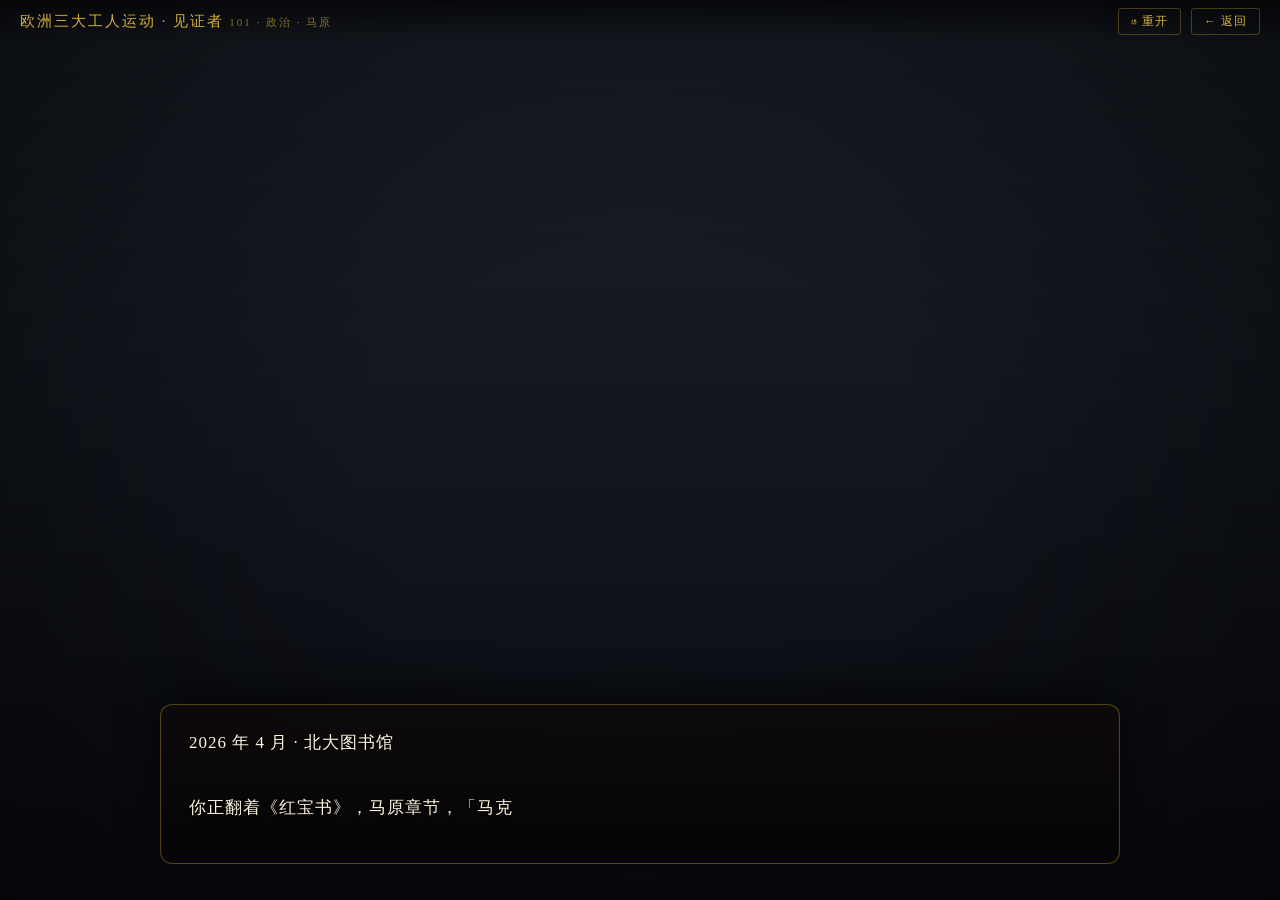
<file: 故事模式/index.html>
<!DOCTYPE html>
<html lang="zh-CN">
<head>
<meta charset="UTF-8">
<title>故事模式 · 欧洲三大工人运动</title>
<meta name="viewport" content="width=device-width,initial-scale=1,maximum-scale=1,user-scalable=no,viewport-fit=cover">
<meta name="theme-color" content="#0a0508">
<meta name="apple-mobile-web-app-capable" content="yes">
<meta name="apple-mobile-web-app-status-bar-style" content="black-translucent">
<link rel="stylesheet" href="style.css">
<link rel="icon" type="image/svg+xml" href="../考研剧本杀合集/icon.svg">
<link rel="manifest" href="manifest.json">
<link rel="apple-touch-icon" sizes="192x192" href="../考研剧本杀合集/icon-192.png">
<link rel="apple-touch-icon" sizes="512x512" href="../考研剧本杀合集/icon-512.png">
<script>
if('serviceWorker' in navigator){
  window.addEventListener('load',()=>{
    navigator.serviceWorker.register('sw.js').catch(()=>{});
  });
}
</script>
</head>
<body>

<div id="stage" class="stage bg-modern"></div>

<div class="topbar">
  <div>
    <span class="title" id="story-title">…</span>
    <span class="subject" id="story-subject">…</span>
  </div>
  <div class="actions">
    <button onclick="if(confirm('重新开始本故事？'))resetSave()" aria-label="重新开始">↺ 重开</button>
    <button onclick="location.href='../考研剧本杀合集/'" aria-label="返回启动器">← 返回</button>
  </div>
</div>

<div id="char-left" class="char-slot left"></div>
<div id="char-right" class="char-slot right"></div>

<div class="dialog-box">
  <div id="name-tag" class="name-tag"></div>
  <div id="dialog-text" class="dialog-text"></div>
  <div id="choices" class="choices"></div>
  <div id="continue-hint" class="continue-hint">▼ 继续（点击 / 空格）</div>
</div>

<script src="data/m1-workers.js"></script>
<script src="engine.js"></script>
</body>
</html>
</file>
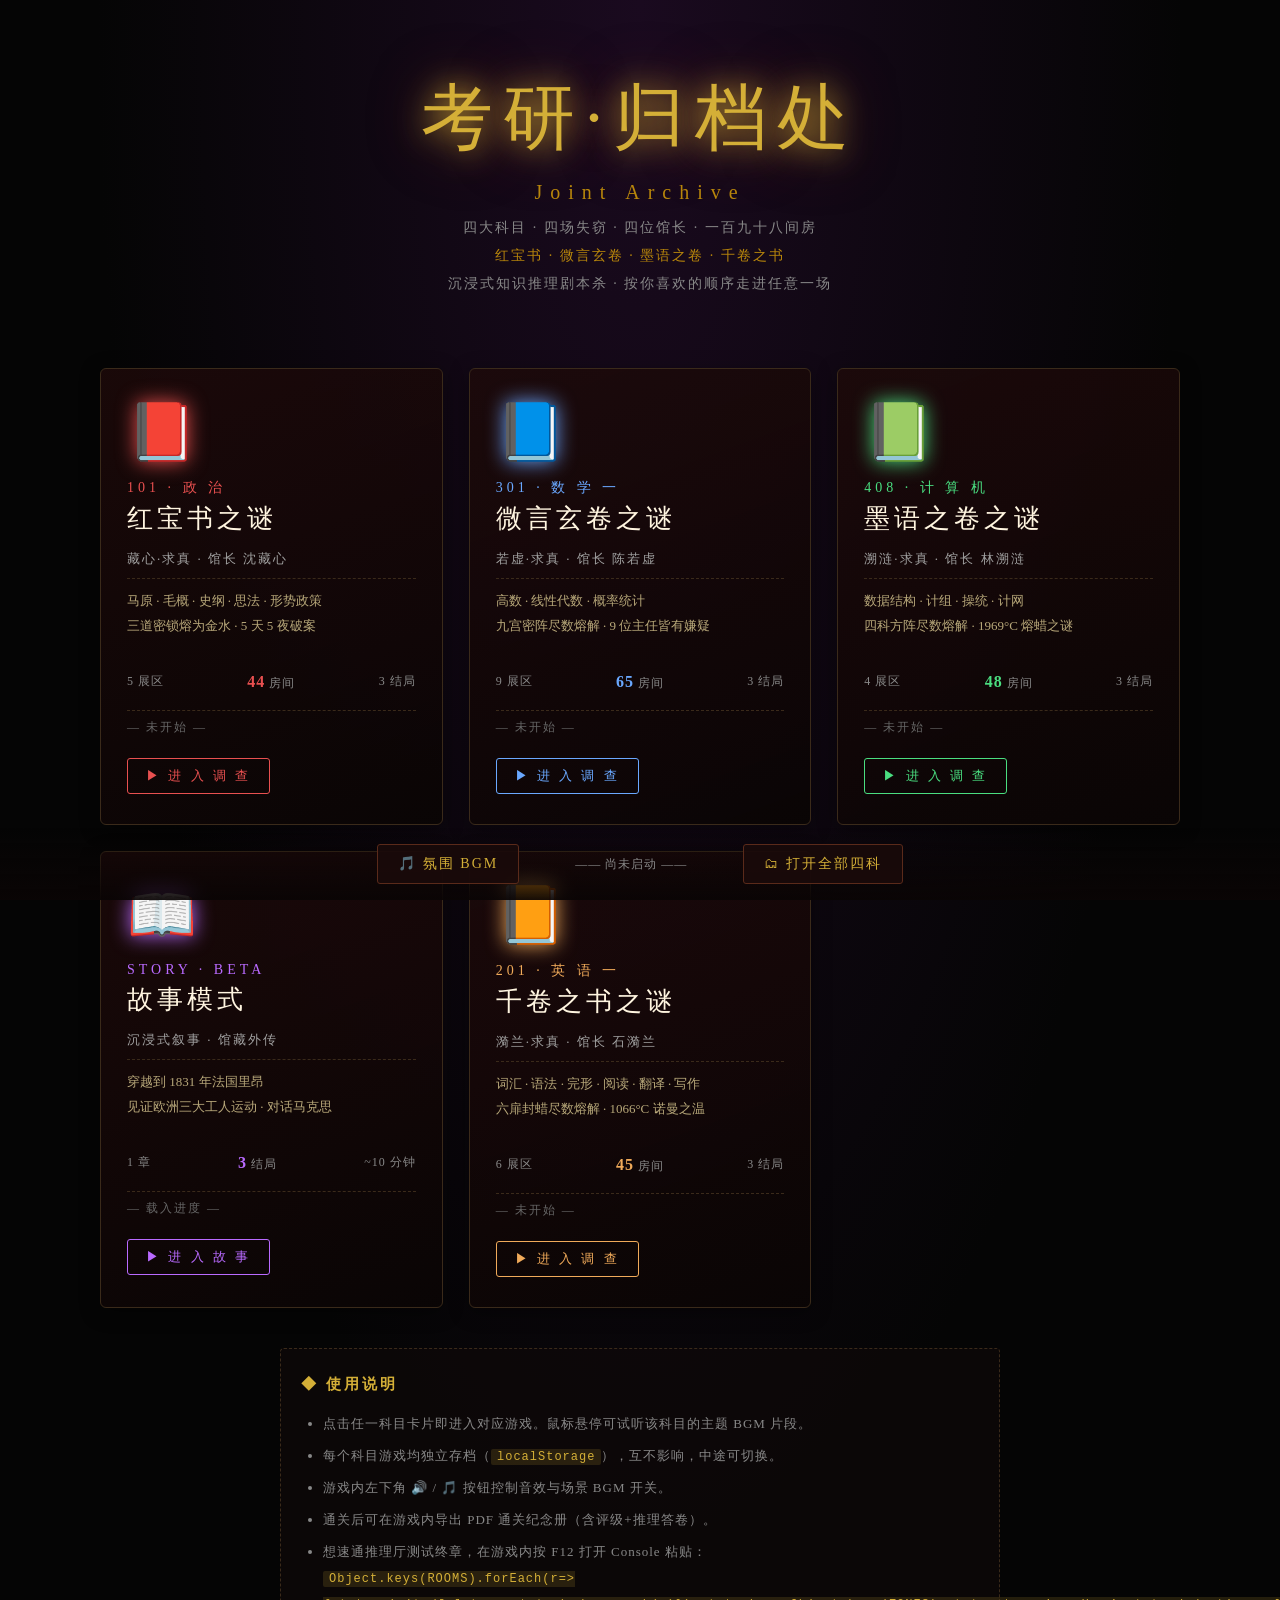
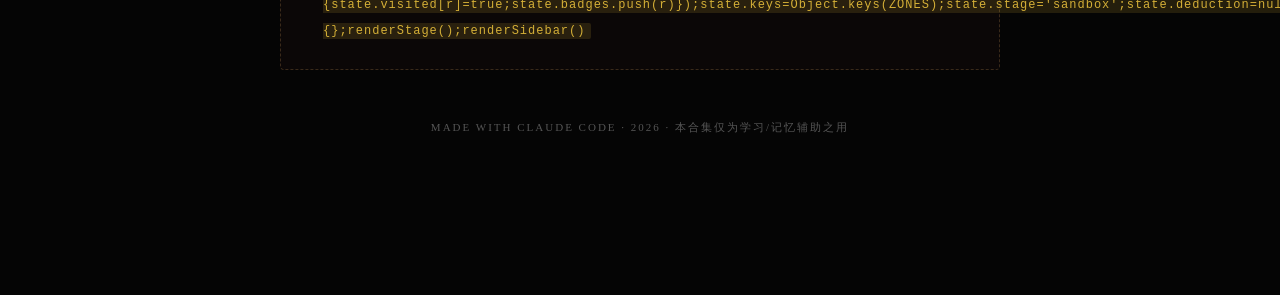
<file: 考研剧本杀合集/index.html>
<!DOCTYPE html>
<html lang="zh-CN">
<head>
<meta charset="UTF-8">
<title>考研剧本杀 · 联合归档处</title>
<style>
*{margin:0;padding:0;box-sizing:border-box}
html,body{min-height:100%;background:#0a0a0a;color:#fff5e0;font-family:"Songti SC","SimSun","STSong",serif;overflow-x:hidden}
body{background:radial-gradient(ellipse at top,#1a0a1f 0%,#050505 60%);min-height:100vh;padding:40px 20px 80px}

.hero{text-align:center;padding:30px 20px 40px;animation:fadeIn 1.5s}
.logo{font-size:72px;color:#d4af37;font-family:"STKaiti",serif;text-shadow:0 0 30px #d4af37,0 0 60px #6a2a1a;letter-spacing:10px;margin-bottom:15px;animation:glowPulse 4s infinite}
.subtitle{font-size:20px;color:#b8860b;letter-spacing:8px;margin-bottom:10px}
.desc{font-size:14px;color:#888;letter-spacing:2px;line-height:2;max-width:720px;margin:0 auto}

.grid{display:grid;grid-template-columns:repeat(auto-fit,minmax(260px,1fr));gap:26px;max-width:1100px;margin:30px auto 0;padding:0 10px}

.card{display:block;text-decoration:none;color:inherit;background:linear-gradient(160deg,rgba(30,10,10,.85),rgba(10,5,5,.95));border:1px solid #3a2a1a;border-radius:6px;padding:30px 26px;position:relative;overflow:hidden;cursor:pointer;transition:all .35s cubic-bezier(.2,.8,.2,1);box-shadow:0 4px 20px rgba(0,0,0,.4)}
.card::before{content:"";position:absolute;inset:0;background:linear-gradient(160deg,transparent 0%,var(--glow,rgba(212,175,55,.18)) 100%);opacity:0;transition:opacity .4s;pointer-events:none}
.card:hover{transform:translateY(-6px) scale(1.02);border-color:var(--border,#d4af37);box-shadow:0 14px 40px var(--shadow,rgba(212,175,55,.3))}
.card:hover::before{opacity:1}
.card.pol{--glow:rgba(220,60,60,.22);--border:#e85050;--shadow:rgba(220,60,60,.35)}
.card.math{--glow:rgba(80,150,255,.22);--border:#6aa8ff;--shadow:rgba(80,150,255,.35)}
.card.cs{--glow:rgba(60,210,120,.22);--border:#4ade80;--shadow:rgba(60,210,120,.35)}
.card.eng{--glow:rgba(240,170,90,.22);--border:#f0aa5a;--shadow:rgba(240,170,90,.35)}
.card.story{--glow:rgba(157,78,221,.25);--border:#b96aff;--shadow:rgba(157,78,221,.4)}

.card-icon{font-size:56px;margin-bottom:14px;display:block;filter:drop-shadow(0 0 10px var(--border))}
.card-code{font-size:14px;color:var(--border);letter-spacing:4px;margin-bottom:4px}
.card-title{font-size:26px;font-family:"STKaiti",serif;color:#fff5e0;letter-spacing:4px;margin-bottom:14px}
.card-tag{font-size:13px;color:#a0a0a0;letter-spacing:2px;margin-bottom:10px;padding-bottom:10px;border-bottom:1px dashed #3a2a1a}
.card-desc{font-size:13px;color:#b8a87a;line-height:1.9;margin-bottom:16px;min-height:68px}
.card-stats{display:flex;justify-content:space-between;font-size:12px;color:#888;letter-spacing:1px;margin-bottom:18px}
.card-stat-num{color:var(--border);font-weight:bold;font-size:16px}
.card-play{display:inline-block;padding:8px 18px;border:1px solid var(--border);color:var(--border);font-size:13px;letter-spacing:3px;border-radius:3px;transition:all .25s}
.card:hover .card-play{background:var(--border);color:#0a0a0a}

.bottom-bar{position:fixed;bottom:0;left:0;right:0;background:linear-gradient(0deg,rgba(10,5,5,.95),transparent);padding:16px;display:flex;justify-content:center;gap:12px;z-index:50}
.btn{background:rgba(26,10,10,.9);border:1px solid #5a2a1a;color:#d4af37;padding:10px 20px;font-size:14px;letter-spacing:2px;cursor:pointer;font-family:inherit;border-radius:3px;transition:all .2s}
.btn:hover{border-color:#d4af37;background:rgba(212,175,55,.15)}
.btn.active{background:#d4af37;color:#0a0a0a}
.track-info{font-size:12px;color:#888;align-self:center;letter-spacing:1px;min-width:200px;text-align:center}

.credits{text-align:center;color:#555;font-size:11px;letter-spacing:2px;margin-top:50px;padding-bottom:60px}

@keyframes fadeIn{from{opacity:0;transform:translateY(-10px)}to{opacity:1;transform:translateY(0)}}
@keyframes glowPulse{0%,100%{text-shadow:0 0 30px #d4af37,0 0 60px #6a2a1a}50%{text-shadow:0 0 50px #d4af37,0 0 100px #6a2a1a,0 0 120px #d4af37}}
@keyframes fadeInUp{from{opacity:0;transform:translateY(30px)}to{opacity:1;transform:translateY(0)}}
.card{animation:fadeInUp .8s both}
.card:nth-child(1){animation-delay:.1s}
.card:nth-child(2){animation-delay:.2s}
.card:nth-child(3){animation-delay:.3s}
.card:nth-child(4){animation-delay:.4s}
.card:nth-child(5){animation-delay:.5s}

.card-progress{margin-bottom:14px;font-size:12px;letter-spacing:2px;padding:8px 0;border-top:1px dashed #3a2a1a;min-height:30px}
.card-progress .pg-dim{color:#666}
.card-progress .pg-run{color:var(--border,#d4af37)}
.card-progress .pg-win{color:#6ada80;font-weight:600;letter-spacing:1px}
.card-progress .pg-bar{display:inline-block;width:120px;height:5px;background:rgba(255,255,255,.06);border-radius:3px;margin-left:6px;overflow:hidden;vertical-align:middle}
.card-progress .pg-bar>span{display:block;height:100%;background:currentColor;transition:width .6s ease}

.notes{max-width:720px;margin:40px auto 0;color:#888;font-size:13px;line-height:2;letter-spacing:1px;padding:20px;border:1px dashed #3a2a1a;border-radius:4px;background:rgba(20,10,10,.4)}
.notes h3{color:#d4af37;font-size:15px;letter-spacing:3px;margin-bottom:12px;font-family:"STKaiti",serif}
.notes ul{padding-left:22px}
.notes li{margin-bottom:6px}
.notes code{background:rgba(212,175,55,.15);color:#d4af37;padding:1px 6px;border-radius:2px;font-size:12px}

/* ======== Mobile responsive · launcher ======== */
@media (max-width:768px){
  body{padding:20px 12px 100px !important}
  .logo{font-size:44px !important;letter-spacing:4px !important}
  .subtitle{font-size:16px !important;letter-spacing:4px !important}
  .desc{font-size:13px !important;line-height:1.9 !important}
  .hero{padding:20px 6px 26px !important}
  .grid{grid-template-columns:1fr !important;gap:18px !important}
  .card{padding:22px 20px !important}
  .card-icon{font-size:46px !important}
  .card-title{font-size:22px !important;letter-spacing:3px !important}
  .card-code{font-size:12px !important;letter-spacing:3px !important}
  .card-desc{font-size:13px !important;min-height:auto !important}
  .card-tag{font-size:12px !important}
  .bottom-bar{flex-wrap:wrap;padding:10px !important}
  .btn{padding:10px 14px !important;font-size:12px !important;letter-spacing:1px !important}
  .track-info{min-width:auto !important;flex-basis:100%;font-size:11px !important;padding:4px 0}
  .notes{font-size:12px !important;line-height:1.9 !important;padding:15px !important}
  .notes code{font-size:10px !important;word-break:break-all}
}
@supports(padding:max(0px)){
  body{padding-bottom:max(100px,calc(env(safe-area-inset-bottom) + 80px)) !important}
}


/* ───── 键盘焦点可视化 (a11y) ───── */
a.card:focus-visible,button:focus-visible{outline:2px solid #d4af37;outline-offset:3px;box-shadow:0 0 0 5px rgba(212,175,55,.28)}
</style>
<meta name="viewport" content="width=device-width, initial-scale=1.0, viewport-fit=cover, user-scalable=yes">
<meta name="theme-color" content="#6a2a8a">
<meta name="apple-mobile-web-app-capable" content="yes">
<meta name="apple-mobile-web-app-status-bar-style" content="black-translucent">
<meta name="apple-mobile-web-app-title" content="考研归档处">
<meta name="mobile-web-app-capable" content="yes">
<link rel="manifest" href="manifest.json">
<link rel="icon" type="image/svg+xml" href="icon.svg">
<link rel="apple-touch-icon" sizes="192x192" href="icon-192.png">
<link rel="apple-touch-icon" sizes="512x512" href="icon-512.png">
<script src="data/boot.js"></script>
<style>
/* PWA 安装按钮（Android Chrome 显示，iOS Safari 提示手动） */
.pwa-install{position:fixed;top:16px;right:16px;z-index:200;background:linear-gradient(135deg,#d4af37,#b8860b);color:#0a0a0a;border:none;padding:10px 18px;font-size:14px;letter-spacing:2px;font-family:"Songti SC","SimSun",serif;border-radius:24px;cursor:pointer;box-shadow:0 4px 14px rgba(212,175,55,.4);animation:fadeIn .6s}
.pwa-install:hover{transform:translateY(-2px);box-shadow:0 6px 20px rgba(212,175,55,.6)}
.pwa-install:focus-visible{outline:2px solid #fff5e0;outline-offset:3px}
.ios-tip{position:fixed;bottom:90px;left:50%;transform:translateX(-50%);background:rgba(14,10,10,.95);color:#fff5e0;padding:14px 20px;border-radius:10px;z-index:200;font-size:13px;letter-spacing:1px;max-width:92vw;text-align:center;border:1px solid #d4af37;box-shadow:0 8px 30px rgba(0,0,0,.6);line-height:1.8;animation:fadeIn .4s}
.ios-tip .close{position:absolute;top:4px;right:10px;background:none;border:none;color:#d4af37;font-size:18px;cursor:pointer}
</style>
</head>
<body>

<button id="pwa-install-btn" class="pwa-install" style="display:none" onclick="_installPwa()" aria-label="安装到手机主屏">📲 安装到主屏</button>

<div class="hero">
    <div class="logo">考研·归档处</div>
    <div class="subtitle">Joint Archive</div>
    <div class="desc">
        四大科目 · 四场失窃 · 四位馆长 · 一百九十八间房<br>
        <span style="color:#b8860b">红宝书 · 微言玄卷 · 墨语之卷 · 千卷之书</span><br>
        沉浸式知识推理剧本杀 · 按你喜欢的顺序走进任意一场
    </div>
</div>

<div class="grid">
    <a class="card pol" href="../101剧本杀/101剧本杀.html"
       data-subject="101" data-total="44"
       aria-label="进入 101 政治 · 红宝书之谜"
       onmouseenter="hoverCard('pol')" onmouseleave="leaveCard()">
        <div class="card-icon">📕</div>
        <div class="card-code">101 · 政 治</div>
        <div class="card-title">红宝书之谜</div>
        <div class="card-tag">藏心·求真 · 馆长 沈藏心</div>
        <div class="card-desc">
            马原 · 毛概 · 史纲 · 思法 · 形势政策<br>
            三道密锁熔为金水 · 5 天 5 夜破案
        </div>
        <div class="card-stats">
            <span>5 展区</span>
            <span><span class="card-stat-num">44</span> 房间</span>
            <span>3 结局</span>
        </div>
        <div class="card-progress" data-role="progress"><span class="pg-dim">— 载入进度 —</span></div>
        <span class="card-play">▶ 进 入 调 查</span>
    </a>

    <a class="card math" href="../301剧本杀/301剧本杀.html"
       data-subject="301" data-total="65"
       aria-label="进入 301 数学一 · 微言玄卷之谜"
       onmouseenter="hoverCard('math')" onmouseleave="leaveCard()">
        <div class="card-icon">📘</div>
        <div class="card-code">301 · 数 学 一</div>
        <div class="card-title">微言玄卷之谜</div>
        <div class="card-tag">若虚·求真 · 馆长 陈若虚</div>
        <div class="card-desc">
            高数 · 线性代数 · 概率统计<br>
            九宫密阵尽数熔解 · 9 位主任皆有嫌疑
        </div>
        <div class="card-stats">
            <span>9 展区</span>
            <span><span class="card-stat-num">65</span> 房间</span>
            <span>3 结局</span>
        </div>
        <div class="card-progress" data-role="progress"><span class="pg-dim">— 载入进度 —</span></div>
        <span class="card-play">▶ 进 入 调 查</span>
    </a>

    <a class="card cs" href="../408剧本杀/408剧本杀.html"
       data-subject="408" data-total="48"
       aria-label="进入 408 计算机 · 墨语之卷之谜"
       onmouseenter="hoverCard('cs')" onmouseleave="leaveCard()">
        <div class="card-icon">📗</div>
        <div class="card-code">408 · 计 算 机</div>
        <div class="card-title">墨语之卷之谜</div>
        <div class="card-tag">溯涟·求真 · 馆长 林溯涟</div>
        <div class="card-desc">
            数据结构 · 计组 · 操统 · 计网<br>
            四科方阵尽数熔解 · 1969°C 熔蜡之谜
        </div>
        <div class="card-stats">
            <span>4 展区</span>
            <span><span class="card-stat-num">48</span> 房间</span>
            <span>3 结局</span>
        </div>
        <div class="card-progress" data-role="progress"><span class="pg-dim">— 载入进度 —</span></div>
        <span class="card-play">▶ 进 入 调 查</span>
    </a>

    <a class="card story" href="../故事模式/"
       aria-label="进入故事模式 · 沉浸式叙事（Beta）"
       onmouseenter="hoverCard('pol')" onmouseleave="leaveCard()">
        <div class="card-icon">📖</div>
        <div class="card-code">STORY · BETA</div>
        <div class="card-title">故事模式</div>
        <div class="card-tag">沉浸式叙事 · 馆藏外传</div>
        <div class="card-desc">
            穿越到 1831 年法国里昂<br>
            见证欧洲三大工人运动 · 对话马克思
        </div>
        <div class="card-stats">
            <span>1 章</span>
            <span><span class="card-stat-num">3</span> 结局</span>
            <span>~10 分钟</span>
        </div>
        <div class="card-progress" data-role="progress"><span class="pg-dim">— 载入进度 —</span></div>
        <span class="card-play">▶ 进 入 故 事</span>
    </a>

    <a class="card eng" href="../201剧本杀/201剧本杀.html"
       data-subject="201" data-total="45"
       aria-label="进入 201 英语一 · 千卷之书之谜"
       onmouseenter="hoverCard('eng')" onmouseleave="leaveCard()">
        <div class="card-icon">📙</div>
        <div class="card-code">201 · 英 语 一</div>
        <div class="card-title">千卷之书之谜</div>
        <div class="card-tag">漪兰·求真 · 馆长 石漪兰</div>
        <div class="card-desc">
            词汇 · 语法 · 完形 · 阅读 · 翻译 · 写作<br>
            六扉封蜡尽数熔解 · 1066°C 诺曼之温
        </div>
        <div class="card-stats">
            <span>6 展区</span>
            <span><span class="card-stat-num">45</span> 房间</span>
            <span>3 结局</span>
        </div>
        <div class="card-progress" data-role="progress"><span class="pg-dim">— 载入进度 —</span></div>
        <span class="card-play">▶ 进 入 调 查</span>
    </a>
</div>

<div class="notes">
    <h3>◆ 使用说明</h3>
    <ul>
        <li>点击任一科目卡片即进入对应游戏。鼠标悬停可试听该科目的主题 BGM 片段。</li>
        <li>每个科目游戏均独立存档（<code>localStorage</code>），互不影响，中途可切换。</li>
        <li>游戏内左下角 🔊 / 🎵 按钮控制音效与场景 BGM 开关。</li>
        <li>通关后可在游戏内导出 PDF 通关纪念册（含评级+推理答卷）。</li>
        <li>想速通推理厅测试终章，在游戏内按 F12 打开 Console 粘贴：<br><code>Object.keys(ROOMS).forEach(r=>{state.visited[r]=true;state.badges.push(r)});state.keys=Object.keys(ZONES);state.stage='sandbox';state.deduction=null;state.flags={};renderStage();renderSidebar()</code></li>
    </ul>
</div>

<div class="bottom-bar">
    <button class="btn" id="btn-bgm" onclick="toggleBgm()">🎵 氛围 BGM</button>
    <div class="track-info" id="track-info">—— 尚未启动 ——</div>
    <button class="btn" onclick="openAll()">🗂 打开全部四科</button>
</div>

<div class="credits">
    MADE WITH CLAUDE CODE · 2026 · 本合集仅为学习/记忆辅助之用
</div>

<script>
// ============ 多轨 BGM 引擎 (与各子游戏一致的频率表与合成器) ============
let ac=null, bgmOn=false;
let bgmNodes=[], bgmSchedulerId=null, currentBgm=null, bgmGainNode=null;
const NOTES={
    A1:55.00,As1:58.27,B1:61.74,
    C2:65.41,Cs2:69.30,D2:73.42,Ds2:77.78,E2:82.41,F2:87.31,Fs2:92.50,G2:98.00,Gs2:103.83,A2:110.00,As2:116.54,B2:123.47,
    C3:130.81,Cs3:138.59,D3:146.83,Ds3:155.56,E3:164.81,F3:174.61,Fs3:185.00,G3:196.00,Gs3:207.65,A3:220.00,As3:233.08,B3:246.94,
    C4:261.63,Cs4:277.18,D4:293.66,Ds4:311.13,E4:329.63,F4:349.23,Fs4:369.99,G4:392.00,Gs4:415.30,A4:440.00,As4:466.16,B4:493.88,
    C5:523.25,Cs5:554.37,D5:587.33,Ds5:622.25,E5:659.25,F5:698.46,Fs5:739.99,G5:783.99,Gs5:830.61,A5:880.00,As5:932.33,B5:987.77,
    C6:1046.50,D6:1174.66,E6:1318.51,F6:1396.91,G6:1567.98,
    REST:0
};
function initAudio(){if(!ac){try{ac=new (window.AudioContext||window.webkitAudioContext)()}catch(e){}}}
function initBgmGain(){if(!ac||bgmGainNode)return;bgmGainNode=ac.createGain();bgmGainNode.gain.value=0.6;bgmGainNode.connect(ac.destination)}
function bgmTone(freq,start,dur,type,vol){
    if(!ac||!bgmGainNode||!freq||freq<=0)return;
    type=type||'sine';vol=vol==null?0.05:vol;
    const o=ac.createOscillator(),g=ac.createGain();
    o.type=type;o.frequency.setValueAtTime(freq,start);
    g.gain.setValueAtTime(0,start);
    g.gain.linearRampToValueAtTime(vol,start+0.04);
    g.gain.linearRampToValueAtTime(vol*0.65,start+dur*0.6);
    g.gain.exponentialRampToValueAtTime(0.0005,start+dur);
    o.connect(g);g.connect(bgmGainNode);
    o.start(start);o.stop(start+dur+0.08);
    bgmNodes.push({o,g});
}
function playTrack(t,t0,bl){
    const totalDur=t.loopBeats*bl;
    (t.drones||[]).forEach(d=>bgmTone(NOTES[d.n],t0,totalDur,d.t||'sine',d.v||0.04));
    let cur=t0;
    (t.melody||[]).forEach(m=>{const d=m.d*bl;if(m.n&&m.n!=='REST'&&NOTES[m.n])bgmTone(NOTES[m.n],cur,d*0.95,m.t||'triangle',m.v||0.05);cur+=d});
    if(t.bass){let c=t0;t.bass.forEach(m=>{const d=m.d*bl;if(m.n&&m.n!=='REST'&&NOTES[m.n])bgmTone(NOTES[m.n],c,d*0.95,m.t||'sine',m.v||0.04);c+=d})}
}

// 5 首主题 BGM
const BGM_TRACKS={
    // 启动器氛围: 归档处夜景 · D 小调缓慢 drone + 铃
    entry:{name:'联合归档处·夜',tempo:56,loopBeats:16,
        drones:[{n:'D2',v:0.045,t:'sine'},{n:'A2',v:0.03,t:'sine'},{n:'F3',v:0.02,t:'sine'}],
        melody:[{n:'REST',d:4,v:0,t:'sine'},{n:'D5',d:2,v:0.04,t:'triangle'},{n:'F5',d:2,v:0.04,t:'triangle'},{n:'A5',d:3,v:0.045,t:'triangle'},{n:'REST',d:1,v:0,t:'sine'},{n:'G5',d:2,v:0.035,t:'triangle'},{n:'F5',d:2,v:0.035,t:'triangle'}]},
    // 101 政治: C 大调进行曲 · 庄严红色
    pol:{name:'101·藏心求真·进行曲',tempo:100,loopBeats:16,
        drones:[{n:'C3',v:0.035,t:'sine'}],
        bass:[{n:'C2',d:2,v:0.05,t:'sawtooth'},{n:'G2',d:2,v:0.045,t:'sawtooth'},{n:'C2',d:2,v:0.05,t:'sawtooth'},{n:'G2',d:2,v:0.045,t:'sawtooth'},{n:'F2',d:2,v:0.045,t:'sawtooth'},{n:'C2',d:2,v:0.05,t:'sawtooth'},{n:'G2',d:2,v:0.045,t:'sawtooth'},{n:'C2',d:2,v:0.05,t:'sawtooth'}],
        melody:[{n:'E4',d:1,v:0.05,t:'square'},{n:'G4',d:1,v:0.05,t:'square'},{n:'C5',d:2,v:0.055,t:'square'},{n:'E5',d:1,v:0.05,t:'square'},{n:'D5',d:1,v:0.045,t:'square'},{n:'C5',d:2,v:0.055,t:'square'},{n:'G4',d:2,v:0.045,t:'square'},{n:'C5',d:2,v:0.05,t:'square'},{n:'G5',d:2,v:0.05,t:'square'},{n:'C5',d:2,v:0.055,t:'square'}]},
    // 301 数学一: 神秘空灵 · 五声调式 · 蓝色理性
    math:{name:'301·若虚求真·五声幽谷',tempo:68,loopBeats:16,
        drones:[{n:'D3',v:0.04,t:'sine'},{n:'A3',v:0.03,t:'sine'}],
        melody:[{n:'D5',d:2,v:0.05,t:'triangle'},{n:'F5',d:2,v:0.045,t:'triangle'},{n:'G5',d:2,v:0.05,t:'triangle'},{n:'A5',d:2,v:0.055,t:'triangle'},{n:'G5',d:1,v:0.04,t:'triangle'},{n:'F5',d:1,v:0.04,t:'triangle'},{n:'D5',d:2,v:0.045,t:'triangle'},{n:'A4',d:2,v:0.045,t:'triangle'},{n:'D5',d:2,v:0.05,t:'triangle'}]},
    // 408 计算机: 电子脉冲 · D 小调 · 绿色数字
    cs:{name:'408·溯涟求真·比特脉冲',tempo:120,loopBeats:16,
        drones:[{n:'D3',v:0.025,t:'sawtooth'}],
        bass:[{n:'D2',d:1,v:0.045,t:'square'},{n:'A2',d:1,v:0.04,t:'square'},{n:'D2',d:1,v:0.045,t:'square'},{n:'A2',d:1,v:0.04,t:'square'},{n:'F2',d:1,v:0.04,t:'square'},{n:'A2',d:1,v:0.04,t:'square'},{n:'D2',d:1,v:0.045,t:'square'},{n:'A2',d:1,v:0.04,t:'square'},{n:'G2',d:1,v:0.04,t:'square'},{n:'D3',d:1,v:0.04,t:'square'},{n:'A2',d:1,v:0.04,t:'square'},{n:'D2',d:1,v:0.045,t:'square'},{n:'F2',d:1,v:0.04,t:'square'},{n:'A2',d:1,v:0.04,t:'square'},{n:'D2',d:1,v:0.045,t:'square'},{n:'A2',d:1,v:0.04,t:'square'}],
        melody:[{n:'D5',d:1,v:0.04,t:'square'},{n:'F5',d:1,v:0.04,t:'square'},{n:'A5',d:2,v:0.045,t:'square'},{n:'F5',d:1,v:0.04,t:'square'},{n:'D5',d:1,v:0.04,t:'square'},{n:'E5',d:2,v:0.04,t:'square'},{n:'A4',d:2,v:0.04,t:'square'},{n:'D5',d:2,v:0.04,t:'square'},{n:'F5',d:2,v:0.04,t:'square'},{n:'A5',d:2,v:0.045,t:'square'}]},
    // 201 英语一: 古典抒情 · A 小调 · 琥珀人文
    eng:{name:'201·漪兰求真·古典抒情',tempo:64,loopBeats:16,
        drones:[{n:'A2',v:0.04,t:'sine'},{n:'E3',v:0.03,t:'sine'}],
        melody:[{n:'A4',d:2,v:0.05,t:'triangle'},{n:'C5',d:2,v:0.045,t:'triangle'},{n:'E5',d:2,v:0.05,t:'triangle'},{n:'A5',d:3,v:0.055,t:'triangle'},{n:'G5',d:1,v:0.045,t:'triangle'},{n:'F5',d:2,v:0.045,t:'triangle'},{n:'E5',d:2,v:0.045,t:'triangle'},{n:'C5',d:2,v:0.045,t:'triangle'}]}
};

function stopBgmAll(cross){
    if(bgmSchedulerId){clearTimeout(bgmSchedulerId);bgmSchedulerId=null}
    currentBgm=null;
    if(!ac)return;
    const now=ac.currentTime;const fade=cross?0.5:0.3;
    bgmNodes.forEach(n=>{try{
        n.g.gain.cancelScheduledValues(now);
        n.g.gain.setValueAtTime(n.g.gain.value||0.05,now);
        n.g.gain.linearRampToValueAtTime(0.0001,now+fade);
        n.o.stop(now+fade+0.05);
    }catch(e){}});
    bgmNodes=[];
}
function startBgmTrack(id){
    if(!id||currentBgm===id)return;
    stopBgmAll(true);
    if(!bgmOn||!ac)return;
    currentBgm=id;
    const t=BGM_TRACKS[id];if(!t)return;
    initBgmGain();
    const bl=60/t.tempo;const loopLen=t.loopBeats*bl;
    const loop=()=>{
        if(!bgmOn||currentBgm!==id||!ac)return;
        playTrack(t,ac.currentTime+0.05,bl);
        bgmSchedulerId=setTimeout(loop,loopLen*1000-80);
    };
    loop();
    document.getElementById('track-info').textContent='♪ '+t.name;
}
function toggleBgm(){
    initAudio();
    bgmOn=!bgmOn;
    const btn=document.getElementById('btn-bgm');
    btn.classList.toggle('active',bgmOn);
    if(bgmOn){startBgmTrack('entry')}
    else{stopBgmAll();document.getElementById('track-info').textContent='—— BGM 已关闭 ——'}
}
function hoverCard(id){
    if(!bgmOn){initAudio();bgmOn=true;document.getElementById('btn-bgm').classList.add('active')}
    startBgmTrack(id);
}
function leaveCard(){
    if(!bgmOn)return;
    startBgmTrack('entry');
}
function openAll(){
    if(!confirm('将在四个新标签页中打开全部四科，确定？')) return;
    ['../101剧本杀/101剧本杀.html','../301剧本杀/301剧本杀.html','../408剧本杀/408剧本杀.html','../201剧本杀/201剧本杀.html'].forEach(u=>window.open(u,'_blank'));
}

document.addEventListener('click',()=>{if(!ac)initAudio()},{once:true});

// ============ PWA 一键安装 ============
let _pwaPrompt=null;
window.addEventListener('beforeinstallprompt',e=>{
    e.preventDefault();_pwaPrompt=e;
    const btn=document.getElementById('pwa-install-btn');
    if(btn)btn.style.display='block';
});
window.addEventListener('appinstalled',()=>{
    const btn=document.getElementById('pwa-install-btn');
    if(btn)btn.style.display='none';
    _pwaPrompt=null;
});
function _installPwa(){
    if(_pwaPrompt){
        _pwaPrompt.prompt();
        _pwaPrompt.userChoice.then(c=>{
            if(c.outcome==='accepted')document.getElementById('pwa-install-btn').style.display='none';
            _pwaPrompt=null;
        });
    }else{
        _showIosTip();
    }
}
// iOS Safari 不支持 beforeinstallprompt，单独引导
function _showIosTip(){
    if(document.getElementById('ios-tip-box'))return;
    const ua=navigator.userAgent;
    const isIos=/iPhone|iPad|iPod/i.test(ua);
    const isAndroid=/Android/i.test(ua);
    const d=document.createElement('div');d.id='ios-tip-box';d.className='ios-tip';
    if(isIos){
        d.innerHTML='<button class="close" aria-label="关闭">×</button>在 Safari 里：<br>底部 <strong style="color:#d4af37">分享按钮 ⬆</strong> → <strong style="color:#d4af37">添加到主屏幕</strong>';
    }else if(isAndroid){
        d.innerHTML='<button class="close" aria-label="关闭">×</button>在 Chrome 里：<br>右上 <strong style="color:#d4af37">⋮ 菜单</strong> → <strong style="color:#d4af37">添加到主屏幕</strong> / <strong style="color:#d4af37">安装应用</strong>';
    }else{
        d.innerHTML='<button class="close" aria-label="关闭">×</button>用手机的 Chrome 或 Safari 打开本页，即可"添加到主屏"成为离线 App。';
    }
    document.body.appendChild(d);
    d.querySelector('.close').onclick=()=>d.remove();
    setTimeout(()=>{if(document.getElementById('ios-tip-box'))d.remove()},12000);
}
// iOS 默认没有安装按钮，但在独立模式外显示一个"安装"手动引导
(function(){
    const isStandalone=window.matchMedia('(display-mode: standalone)').matches||window.navigator.standalone;
    if(isStandalone)return;  // 已安装，不显示
    const isIos=/iPhone|iPad|iPod/i.test(navigator.userAgent);
    if(isIos){
        const btn=document.getElementById('pwa-install-btn');
        if(btn){btn.style.display='block';btn.textContent='📲 添加到主屏'}
    }
})();

// ============ 各科进度显示 ============
function _readSubjectProgress(subject){
    try{
        const raw=localStorage.getItem('exam_'+subject+'_progress');
        if(raw){const p=JSON.parse(raw);if(p&&p.data)return p.data}
        const legacy=localStorage.getItem('101_rpg_save');
        if(legacy)return JSON.parse(legacy);
    }catch(e){}
    return null;
}
function renderSubjectProgress(){
    document.querySelectorAll('.card[data-subject]').forEach(card=>{
        const subject=card.dataset.subject;
        const total=parseInt(card.dataset.total,10)||0;
        const slot=card.querySelector('[data-role="progress"]');
        if(!slot)return;
        const st=_readSubjectProgress(subject);
        if(!st){slot.innerHTML='<span class="pg-dim">— 未开始 —</span>';return}
        const badges=(st.badges&&st.badges.length)||0;
        const pct=total?Math.min(100,Math.round(badges/total*100)):0;
        if(st.ending){
            slot.innerHTML='<span class="pg-win">✓ 已通关 · '+badges+'/'+total+' 徽章<span class="pg-bar"><span style="width:'+pct+'%"></span></span></span>';
        }else{
            slot.innerHTML='<span class="pg-run">继续调查 · '+badges+'/'+total+' 徽章<span class="pg-bar"><span style="width:'+pct+'%"></span></span></span>';
        }
    });
}
renderSubjectProgress();
window.addEventListener('pageshow',renderSubjectProgress);
</script>
</body>
</html>
</file>
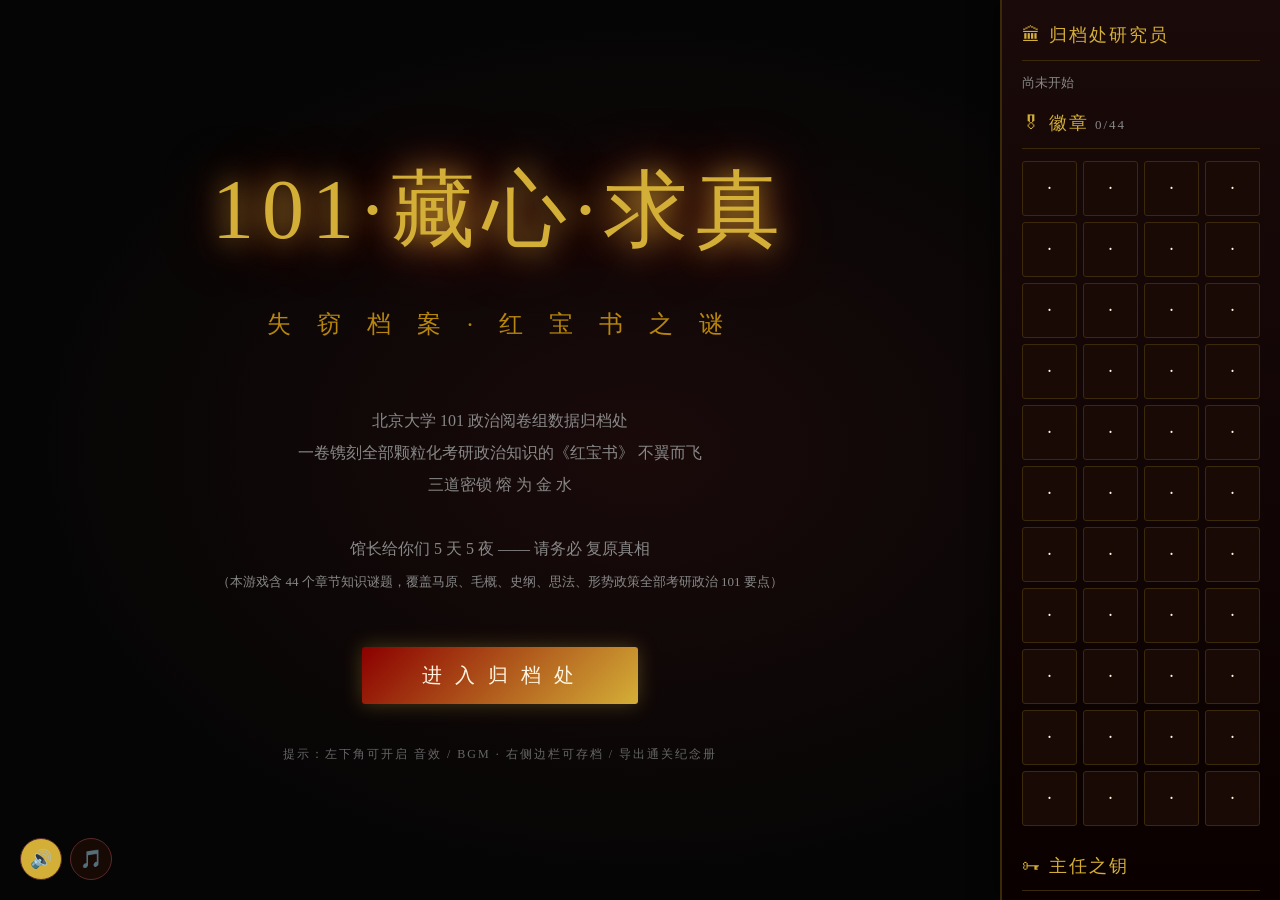
<file: 101剧本杀/101剧本杀.html>
<!DOCTYPE html>
<html lang="zh-CN">
<head>
<meta charset="UTF-8">
<title>101 失窃档案 · 红宝书之谜</title>
<style>
*{margin:0;padding:0;box-sizing:border-box}
html,body{height:100%;overflow:hidden;background:#0a0a0a;color:#fff5e0;font-family:"Songti SC","SimSun","STSong",serif;font-size:17px;line-height:1.75}
body{background:radial-gradient(ellipse at center,#1a0a0a 0%,#050505 70%);}
#app{display:flex;height:100vh;position:relative}
#stage{flex:1;padding:30px 40px;overflow-y:auto;position:relative}
#sidebar{width:280px;background:linear-gradient(180deg,#1a0a0a,#0a0000);border-left:2px solid #3a2a0a;padding:20px;overflow-y:auto;box-shadow:-5px 0 20px rgba(0,0,0,.5)}

::-webkit-scrollbar{width:8px}
::-webkit-scrollbar-track{background:#0a0a0a}
::-webkit-scrollbar-thumb{background:#4a3a1a;border-radius:4px}
::-webkit-scrollbar-thumb:hover{background:#6a5a2a}

.title-screen{display:flex;flex-direction:column;align-items:center;justify-content:center;height:100%;text-align:center;animation:fadeIn 2s}
.title-logo{font-size:84px;color:#d4af37;font-family:"STKaiti",serif;text-shadow:0 0 30px #d4af37,0 0 60px #8b0000;letter-spacing:8px;margin-bottom:20px;animation:glowPulse 3s infinite}
.title-sub{font-size:24px;color:#b8860b;letter-spacing:10px;margin-bottom:60px}
.title-desc{font-size:16px;color:#888;max-width:600px;line-height:2;margin-bottom:50px}
.btn-primary{background:linear-gradient(135deg,#8b0000,#d4af37);color:#fff5e0;border:none;padding:15px 60px;font-size:20px;letter-spacing:4px;cursor:pointer;border-radius:3px;font-family:inherit;transition:all .3s;box-shadow:0 0 20px rgba(212,175,55,.3)}
.btn-primary:hover{transform:translateY(-2px);box-shadow:0 0 30px rgba(212,175,55,.6)}
.btn-ghost{background:transparent;color:#d4af37;border:1px solid #d4af37;padding:10px 25px;font-size:15px;cursor:pointer;font-family:inherit;margin:5px;border-radius:2px;transition:all .2s}
.btn-ghost:hover{background:#d4af37;color:#0a0a0a}
.btn-choice{display:block;width:100%;background:rgba(139,0,0,.15);border:1px solid #5a2a2a;color:#fff5e0;padding:12px 20px;margin:8px 0;font-size:16px;cursor:pointer;text-align:left;font-family:inherit;border-radius:3px;transition:all .2s}
.btn-choice:hover{background:rgba(212,175,55,.15);border-color:#d4af37;transform:translateX(5px)}
.btn-choice.selected{background:rgba(212,175,55,.3);border-color:#d4af37;color:#d4af37}

.narration{background:rgba(0,0,0,.5);border-left:3px solid #d4af37;padding:20px 25px;margin:20px 0;font-size:17px;line-height:2;color:#e8d7b0;font-style:italic;animation:slideIn .8s}
.scene-title{font-size:28px;color:#d4af37;font-family:"STKaiti",serif;letter-spacing:4px;margin-bottom:15px;border-bottom:1px solid #3a2a0a;padding-bottom:10px}
.scene-meta{font-size:13px;color:#888;margin-bottom:20px;letter-spacing:2px}

.guardian{background:rgba(139,0,0,.1);border:1px solid #5a2a2a;padding:20px;margin:20px 0;border-radius:5px}
.guardian-header{display:flex;align-items:center;margin-bottom:15px}
.guardian-avatar{font-size:42px;margin-right:15px;filter:drop-shadow(0 0 10px #d4af37)}
.guardian-name{font-size:20px;color:#d4af37;font-family:"STKaiti",serif}
.guardian-speech{color:#fff5e0;font-size:17px;line-height:2;padding:10px 0 10px 55px;position:relative}
.guardian-speech::before{content:"「";color:#d4af37;font-size:32px;position:absolute;left:20px;top:0}
.guardian-speech::after{content:"」";color:#d4af37;font-size:32px;margin-left:5px}

.puzzle{background:rgba(26,15,5,.7);border:2px solid #d4af37;padding:25px;margin:25px 0;border-radius:5px;box-shadow:0 0 30px rgba(212,175,55,.15)}
.puzzle-label{font-size:13px;color:#b8860b;letter-spacing:4px;margin-bottom:10px}
.puzzle-q{font-size:18px;color:#fff5e0;line-height:1.9;margin-bottom:20px}
.puzzle-input{width:100%;background:#0a0505;border:1px solid #5a2a2a;color:#fff5e0;padding:12px 15px;font-size:17px;font-family:inherit;border-radius:3px;outline:none}
.puzzle-input:focus{border-color:#d4af37;box-shadow:0 0 10px rgba(212,175,55,.3)}
.puzzle-hint{font-size:14px;color:#888;margin-top:12px;font-style:italic}
.puzzle-feedback{margin-top:15px;padding:10px 15px;border-radius:3px;font-size:15px;animation:fadeIn .5s}
.pf-wrong{background:rgba(255,48,48,.1);border-left:3px solid #ff3030;color:#ffaaaa}
.pf-right{background:rgba(48,255,48,.1);border-left:3px solid #30ff30;color:#aaffaa}
.pf-hint{background:rgba(212,175,55,.1);border-left:3px solid #d4af37;color:#e8d7b0}

/* ============ teachingMoment · 先理解再答题 ============ */
.teaching{background:linear-gradient(135deg,rgba(10,30,50,.55),rgba(20,40,70,.45));border:1px solid #4a90a4;border-radius:6px;padding:25px 30px;margin:20px 0;position:relative;box-shadow:0 0 25px rgba(74,144,164,.15);animation:slideIn .8s}
.teaching::before{content:"◇";color:#7ec8e3;font-size:22px;position:absolute;top:-14px;left:20px;background:#0a0a0a;padding:0 10px}
.teaching-label{color:#7ec8e3;font-size:13px;letter-spacing:5px;margin-bottom:18px;font-family:"STKaiti",serif}
.teaching-body{color:#e0f4ff;font-size:16.5px;line-height:2.1;white-space:pre-wrap;font-style:normal}
.teaching-core{background:linear-gradient(135deg,#d4af37,#ffe58a);color:#1a0a0a;padding:14px 22px;margin-top:22px;border-radius:4px;font-size:16.5px;font-weight:bold;letter-spacing:2px;text-align:center;font-family:"STKaiti",serif;box-shadow:0 4px 15px rgba(212,175,55,.3)}
.teaching-core::before{content:"✦ ";color:#5a3a0a}
.teaching-core::after{content:" ✦";color:#5a3a0a}
.btn-teaching{background:linear-gradient(135deg,#4a90a4,#7ec8e3);color:#0a1a2a;border:none;padding:13px 40px;font-size:17px;letter-spacing:3px;cursor:pointer;border-radius:3px;font-family:inherit;margin:5px;transition:all .3s;box-shadow:0 0 15px rgba(126,200,227,.25)}
.btn-teaching:hover{transform:translateY(-2px);box-shadow:0 0 25px rgba(126,200,227,.5)}

/* 多空填空 */
.multi-fill-grid{display:grid;grid-template-columns:120px 1fr;gap:10px 15px;align-items:center;margin:15px 0}
.multi-fill-label{color:#d4af37;font-size:15px;text-align:right}
/* 排序 */
.order-list{list-style:none;padding:0;margin:15px 0}
.order-item{background:rgba(26,15,5,.8);border:1px solid #5a2a2a;color:#fff5e0;padding:14px 20px;margin:8px 0;border-radius:3px;cursor:pointer;display:flex;align-items:center;transition:all .2s;user-select:none}
.order-item:hover{background:rgba(139,0,0,.2);border-color:#d4af37}
.order-item.selected{background:rgba(212,175,55,.3);border-color:#d4af37;color:#d4af37}
.order-num{display:inline-block;width:28px;height:28px;border-radius:50%;background:#d4af37;color:#0a0a0a;text-align:center;line-height:28px;font-weight:bold;margin-right:15px;font-family:"STKaiti",serif}
/* 多选 */
.multi-opts{margin:15px 0}
.multi-opt{display:flex;align-items:center;background:rgba(26,15,5,.5);border:1px solid #3a2a0a;padding:12px 18px;margin:6px 0;cursor:pointer;border-radius:3px;transition:all .2s}
.multi-opt:hover{border-color:#d4af37;background:rgba(212,175,55,.1)}
.multi-opt.checked{border-color:#d4af37;background:rgba(212,175,55,.25);color:#fff5e0}
.multi-check{width:20px;height:20px;border:2px solid #5a2a2a;border-radius:3px;margin-right:15px;display:flex;align-items:center;justify-content:center;font-size:14px;color:#d4af37}
.multi-opt.checked .multi-check{background:#d4af37;border-color:#d4af37;color:#0a0a0a}
/* 配对 */
.match-board{display:grid;grid-template-columns:1fr 50px 1fr;gap:10px 15px;align-items:center;margin:15px 0}
.match-col{display:flex;flex-direction:column;gap:8px}
.match-cell{background:rgba(26,15,5,.5);border:1px solid #3a2a0a;padding:10px 15px;cursor:pointer;border-radius:3px;transition:all .2s;text-align:center;font-size:15px;min-height:48px;display:flex;align-items:center;justify-content:center}
.match-cell:hover{border-color:#d4af37;background:rgba(212,175,55,.1)}
.match-cell.active{background:rgba(212,175,55,.35);border-color:#d4af37;color:#d4af37}
.match-cell.paired{border-color:#30ff30;background:rgba(48,255,48,.1)}
.match-arrow{color:#888;text-align:center;font-size:14px}

.sandbox{padding:20px}
.sandbox-title{font-size:32px;color:#d4af37;font-family:"STKaiti",serif;text-align:center;margin-bottom:10px;letter-spacing:4px}
.sandbox-sub{text-align:center;color:#888;margin-bottom:40px}
.zones{display:grid;grid-template-columns:repeat(3,1fr);gap:20px;max-width:900px;margin:0 auto}
.zone{background:linear-gradient(135deg,rgba(139,0,0,.2),rgba(26,10,5,.8));border:1px solid #5a2a2a;padding:25px;border-radius:5px;cursor:pointer;transition:all .3s;text-align:center}
.zone:hover{border-color:#d4af37;transform:translateY(-3px);box-shadow:0 10px 30px rgba(212,175,55,.2)}
.zone.done{background:linear-gradient(135deg,rgba(212,175,55,.3),rgba(139,0,0,.3));border-color:#d4af37}
.zone-icon{font-size:48px;margin-bottom:10px;display:block}
.zone-name{font-size:22px;color:#d4af37;font-family:"STKaiti",serif;margin-bottom:8px}
.zone-npc{font-size:14px;color:#b8860b;margin-bottom:6px}
.zone-progress{font-size:13px;color:#888}

.room-list{max-width:800px;margin:20px auto}
.room-item{background:rgba(26,10,5,.5);border:1px solid #3a2a0a;padding:15px 20px;margin:10px 0;border-radius:3px;cursor:pointer;display:flex;align-items:center;justify-content:space-between;transition:all .2s}
.room-item:hover{border-color:#d4af37;background:rgba(139,0,0,.15)}
.room-item.done{border-color:#d4af37;background:rgba(212,175,55,.1)}
.room-item.locked{opacity:.4;cursor:not-allowed}
.room-label{flex:1}
.room-title-txt{font-size:17px;color:#fff5e0;font-weight:bold}
.room-ch{font-size:13px;color:#888;margin-top:3px}
.room-status{font-size:22px;margin-left:15px}

@keyframes fadeIn{from{opacity:0}to{opacity:1}}
@keyframes slideIn{from{opacity:0;transform:translateX(-20px)}to{opacity:1;transform:translateX(0)}}
@keyframes glowPulse{0%,100%{text-shadow:0 0 30px #d4af37,0 0 60px #8b0000}50%{text-shadow:0 0 50px #d4af37,0 0 90px #8b0000,0 0 100px #d4af37}}
@keyframes shake{0%,100%{transform:translateX(0)}25%{transform:translateX(-5px)}75%{transform:translateX(5px)}}

.shake{animation:shake .4s}
.header-bar{display:flex;justify-content:space-between;align-items:center;margin-bottom:20px;padding-bottom:10px;border-bottom:1px solid #3a2a0a}
.mini-logo{color:#d4af37;font-family:"STKaiti",serif;font-size:18px;letter-spacing:3px}
.progress-bar{display:flex;align-items:center;gap:10px;color:#888;font-size:13px}
.ending-screen{text-align:center;padding:50px;animation:fadeIn 1.5s}
.ending-screen h1{font-size:48px;color:#d4af37;font-family:"STKaiti",serif;letter-spacing:6px;margin-bottom:30px}
.ending-screen p{font-size:17px;line-height:2.2;color:#e8d7b0;max-width:700px;margin:0 auto 30px;text-align:left}
.final-quote{font-size:28px;color:#d4af37;font-family:"STKaiti",serif;text-align:center;margin:40px 0;letter-spacing:4px;text-shadow:0 0 20px #d4af37}
.system-msg{text-align:center;color:#b8860b;font-size:14px;margin:20px 0;letter-spacing:3px;opacity:.7}
.clue-popup{background:linear-gradient(135deg,rgba(139,0,0,.3),rgba(212,175,55,.15));border:1px solid #d4af37;padding:20px;margin:20px 0;border-radius:5px;animation:fadeIn .8s}
.clue-popup-title{color:#d4af37;font-size:15px;letter-spacing:3px;margin-bottom:8px}
.clue-popup-text{color:#fff5e0;font-size:17px;line-height:1.9}
.attempt-counter{font-size:12px;color:#888;margin-top:8px;text-align:right}
.sidebar-title{color:#d4af37;font-family:"STKaiti",serif;font-size:18px;letter-spacing:2px;margin-bottom:12px;border-bottom:1px solid #3a2a0a;padding-bottom:8px}
.badges{display:grid;grid-template-columns:repeat(4,1fr);gap:6px;margin-bottom:25px}
.badge{aspect-ratio:1;background:#1a0a05;border:1px solid #3a2a0a;display:flex;align-items:center;justify-content:center;font-size:18px;border-radius:3px;cursor:help;transition:all .2s}
.badge.earned{background:linear-gradient(135deg,#8b0000,#d4af37);border-color:#d4af37;box-shadow:0 0 10px rgba(212,175,55,.4);color:#fff5e0}
.keys{display:flex;gap:8px;justify-content:center;margin-bottom:25px}
.key{width:40px;height:40px;border:1px solid #3a2a0a;border-radius:50%;display:flex;align-items:center;justify-content:center;font-size:20px;background:#1a0a05;transition:all .3s}
.key.earned{background:linear-gradient(135deg,#d4af37,#b8860b);border-color:#d4af37;box-shadow:0 0 15px rgba(212,175,55,.6)}
.notebook{max-height:250px;overflow-y:auto;background:rgba(0,0,0,.3);padding:12px;border-radius:3px;font-size:13px;line-height:1.7;color:#b8a87a}
.clue-entry{margin-bottom:10px;padding:8px;border-left:2px solid #8b0000;background:rgba(139,0,0,.1)}
.clue-entry-room{font-size:11px;color:#8b0000;letter-spacing:1px}

/* 音效控制浮动 */
.audio-ctrl{position:fixed;left:20px;bottom:20px;z-index:50;display:flex;gap:8px}
.audio-btn{width:42px;height:42px;border-radius:50%;background:rgba(26,10,5,.9);border:1px solid #5a2a2a;color:#d4af37;cursor:pointer;font-size:18px;display:flex;align-items:center;justify-content:center;transition:all .2s}
.audio-btn:hover{border-color:#d4af37;background:rgba(139,0,0,.4)}
.audio-btn.active{background:#d4af37;color:#0a0a0a}

/* PDF 打印样式 */
#print-sheet{display:none}
@media print{
    body,html{height:auto;overflow:visible;background:#fff;color:#000}
    #app,.audio-ctrl{display:none !important}
    #print-sheet{display:block;color:#000;background:#fff;padding:0;font-family:"Songti SC","SimSun",serif;font-size:12pt;line-height:1.8}
    .print-page{page-break-after:always;padding:30mm 20mm;min-height:240mm}
    .print-page:last-child{page-break-after:auto}
    .print-cover-logo{font-size:48pt;color:#8b0000;font-family:"STKaiti",serif;text-align:center;letter-spacing:8pt;margin-top:40mm}
    .print-cover-sub{font-size:16pt;color:#333;text-align:center;letter-spacing:6pt;margin-top:10mm}
    .print-cover-title{font-size:24pt;color:#000;text-align:center;margin-top:60mm;font-family:"STKaiti",serif;letter-spacing:4pt}
    .print-cover-date{text-align:center;color:#666;margin-top:30mm;font-size:12pt}
    .print-cover-ending{text-align:center;font-size:18pt;color:#8b0000;margin-top:20mm;font-family:"STKaiti",serif;letter-spacing:3pt}
    .print-h2{font-size:20pt;color:#8b0000;font-family:"STKaiti",serif;letter-spacing:3pt;border-bottom:2pt solid #d4af37;padding-bottom:4mm;margin-bottom:8mm}
    .print-badge-grid{display:grid;grid-template-columns:repeat(4,1fr);gap:4mm;margin-bottom:10mm}
    .print-badge-item{border:1pt solid #d4af37;padding:3mm;font-size:10pt;text-align:center;background:#fff8e8}
    .print-badge-icon{font-size:16pt;margin-bottom:2mm}
    .print-clue-item{padding:3mm 5mm;margin-bottom:3mm;border-left:3pt solid #8b0000;background:#f9f2e8}
    .print-clue-rid{font-size:9pt;color:#8b0000;margin-bottom:2mm;letter-spacing:2pt}
    .print-quote{font-size:16pt;color:#8b0000;text-align:center;font-family:"STKaiti",serif;margin:15mm 0;letter-spacing:3pt}
    .print-signature{text-align:right;margin-top:30mm;font-size:10pt;color:#666;letter-spacing:2pt}
}

/* ======== Mobile responsive (auto-injected) ======== */
@media (max-width:768px){
  html,body{overflow-y:auto !important;overflow-x:hidden !important;height:auto !important;min-height:100vh;font-size:16px}
  #app{flex-direction:column !important;height:auto !important;min-height:100vh;display:flex}
  #stage{padding:18px 14px !important;overflow:visible !important;min-height:auto;flex:none !important;order:1}
  #sidebar{width:100% !important;max-height:none !important;border-left:none !important;border-top:2px solid #3a2a0a !important;padding:16px 16px 90px 16px !important;box-shadow:none !important;order:2;overflow:visible !important}
  .title-screen{min-height:calc(100vh - 20px);padding:20px 10px}
  .title-logo{font-size:52px !important;letter-spacing:4px !important}
  .title-sub{font-size:16px !important;letter-spacing:6px !important}
  .title-desc{font-size:14px !important;padding:0 8px;line-height:1.9}
  .btn-primary{padding:16px 36px !important;font-size:16px !important;letter-spacing:2px !important;width:auto;max-width:90%}
  .btn-choice{padding:14px 16px !important;font-size:15px !important;text-align:left !important;line-height:1.7 !important}
  .btn-ghost{padding:10px 16px !important;font-size:13px !important}
  .scene-title{font-size:22px !important;letter-spacing:2px !important}
  .scene-meta{font-size:12px !important}
  .narration{padding:14px 16px !important;font-size:15px !important;line-height:1.9 !important;margin:14px 0 !important}
  .guardian{padding:14px !important;margin:14px 0 !important}
  .guardian-avatar{font-size:34px !important;margin-right:12px !important}
  .guardian-name{font-size:16px !important}
  .guardian-speech{font-size:15px !important;padding:6px 0 6px 42px !important;line-height:1.9 !important}
  .guardian-speech::before{font-size:24px !important;left:12px !important}
  .guardian-speech::after{font-size:24px !important}
  .puzzle{padding:16px !important;margin:16px 0 !important}
  .puzzle-q{font-size:16px !important;line-height:1.8 !important;margin-bottom:14px !important}
  .puzzle-input{font-size:16px !important;padding:14px 12px !important}
  .zones{grid-template-columns:1fr 1fr !important;gap:12px !important;max-width:100% !important}
  .zone{padding:16px 10px !important}
  .zone-icon{font-size:36px !important}
  .zone-name{font-size:17px !important}
  .zone-npc{font-size:12px !important}
  .zone-progress{font-size:11px !important}
  .multi-fill-grid{grid-template-columns:1fr !important;gap:6px 0 !important}
  .multi-fill-label{text-align:left !important;font-weight:bold;font-size:14px !important;margin-top:6px}
  .badges{grid-template-columns:repeat(10,1fr) !important;gap:4px !important}
  .badge{font-size:14px !important}
  .keys{gap:6px !important}
  .key{width:34px !important;height:34px !important;font-size:16px !important}
  .match-board{grid-template-columns:1fr 34px 1fr !important;gap:8px !important}
  .match-cell{font-size:13px !important;padding:10px 6px !important;min-height:46px !important}
  .audio-ctrl{left:auto !important;right:10px !important;bottom:10px !important;z-index:100}
  .audio-btn{width:38px !important;height:38px !important;font-size:16px !important}
  .header-bar{flex-direction:row !important;gap:8px !important;flex-wrap:wrap}
  .sandbox-title{font-size:26px !important;letter-spacing:2px !important}
  .sandbox-sub{font-size:13px !important}
  .ending-screen h1{font-size:34px !important;letter-spacing:4px !important}
  .ending-screen p{font-size:15px !important;padding:0 6px}
  .final-quote{font-size:20px !important;letter-spacing:2px !important}
  .room-item{padding:12px 14px !important}
  .room-title-txt{font-size:15px !important}
  .room-ch{font-size:12px !important}
  .room-status{font-size:20px !important}
  .clue-popup{padding:14px !important;margin:14px 0 !important}
  .clue-popup-title{font-size:13px !important}
  .clue-popup-text{font-size:14px !important;line-height:1.8 !important}
  .mini-logo{font-size:14px !important;letter-spacing:2px !important}
  .progress-bar{font-size:11px !important}
  .sidebar-title{font-size:15px !important}
  .notebook{max-height:180px !important}
  .order-item{padding:12px 14px !important;font-size:14px !important}
  .order-num{width:24px !important;height:24px !important;line-height:24px !important;font-size:12px !important}
  .multi-opt{padding:10px 14px !important;font-size:14px !important}
  .multi-check{width:18px !important;height:18px !important}
  /* touch-friendly minimum tap size */
  button, .btn-choice, .room-item, .zone, .order-item, .multi-opt, .match-cell{min-height:44px}
}
@media (max-width:420px){
  .zones{grid-template-columns:1fr !important}
  .title-logo{font-size:42px !important}
  .badges{grid-template-columns:repeat(8,1fr) !important}
}
/* iPhone 安全区域 */
@supports(padding:max(0px)){
  #stage{padding-left:max(14px,env(safe-area-inset-left)) !important;padding-right:max(14px,env(safe-area-inset-right)) !important}
}


/* ======== Follow-up 深入一问 ======== */
.followup-box{background:rgba(10,5,5,.55);border:1px dashed #6a5a2a;padding:18px 20px;margin:22px 0;border-radius:4px}
.followup-label{color:#b8860b;font-size:13px;letter-spacing:3px;margin-bottom:14px;font-family:"STKaiti",serif}
.followup-topics{display:flex;flex-wrap:wrap;gap:8px;margin-bottom:10px}
.btn-topic{display:inline-block;background:rgba(26,15,5,.75);border:1px solid #8b7a3a;color:#d4af37;padding:9px 18px;font-size:13px;cursor:pointer;border-radius:20px;font-family:inherit;transition:all .22s;letter-spacing:1px}
.btn-topic:hover{background:rgba(212,175,55,.9);color:#0a0a0a;border-color:#d4af37;transform:translateY(-1px)}
/* 🎬 生活场景按钮 · 区分配色（topic 以 🎬 开头则应用绿调） */
.btn-topic[data-story="1"]{border-color:#7aaa5a;color:#9aca7a;background:rgba(20,35,15,.65)}
.btn-topic[data-story="1"]:hover{background:#9aca7a;color:#0a0a0a;border-color:#9aca7a}
.btn-topic[data-story="1"].active{background:#9aca7a;color:#0a0a0a;border-color:#9aca7a;box-shadow:0 0 10px rgba(154,202,122,.4)}

.btn-topic.active{background:#d4af37;color:#0a0a0a;border-color:#d4af37;box-shadow:0 0 10px rgba(212,175,55,.4)}
.btn-topic:active{transform:scale(.96)}
.followup-display{animation:fadeIn .5s}
.followup-display .guardian{margin-top:14px;border-color:#d4af37 !important;background:rgba(212,175,55,.07) !important}
.followup-display .guardian-name::after{content:" · 补白";color:#b8860b;font-size:13px;letter-spacing:2px}
@media (max-width:768px){
  .btn-topic{padding:10px 14px;font-size:12px;letter-spacing:0}
  .followup-box{padding:14px}
}


/* ───── 键盘焦点可视化 (a11y) ───── */
[data-kbd],[role="button"]:not([aria-disabled="true"]){cursor:pointer}
[aria-disabled="true"]{cursor:not-allowed}
[data-kbd]:focus-visible,button:focus-visible,.btn-primary:focus-visible,.btn-ghost:focus-visible,.btn-choice:focus-visible,[role="button"]:focus-visible{outline:2px solid #d4af37;outline-offset:2px;box-shadow:0 0 0 4px rgba(212,175,55,.25)}
</style>
<meta name="viewport" content="width=device-width, initial-scale=1.0, viewport-fit=cover, user-scalable=yes">
<meta name="theme-color" content="#8b0000">
<meta name="apple-mobile-web-app-capable" content="yes">
<meta name="apple-mobile-web-app-status-bar-style" content="black-translucent">
<meta name="apple-mobile-web-app-title" content="101 政治">
<meta name="mobile-web-app-capable" content="yes">
<link rel="manifest" href="manifest.json">
<link rel="icon" type="image/svg+xml" href="icon.svg">
<link rel="apple-touch-icon" sizes="192x192" href="icon-192.png">
<link rel="apple-touch-icon" sizes="512x512" href="icon-512.png">
<script src="data/boot.js"></script>
</head>
<body>
<div id="app">
  <div id="stage" role="main" aria-live="polite"></div>
  <div id="sidebar">
    <div class="sidebar-title">🏛 归档处研究员</div>
    <div style="font-size:13px;color:#888;margin-bottom:15px;line-height:1.6" id="progress-info">案件状态：调查中</div>
    <div class="sidebar-title">🎖 徽章 <span id="badge-count" style="font-size:13px;color:#888">0/44</span></div>
    <div class="badges" id="badges" aria-hidden="true"></div>
    <div class="sidebar-title">🗝 主任之钥</div>
    <div class="keys" id="keys" aria-hidden="true"></div>
    <div class="sidebar-title">📖 手账本</div>
    <div class="notebook" id="notebook"><div style="color:#888;font-style:italic;text-align:center;padding:10px">尚未发现线索...</div></div>
    <div style="margin-top:15px">
      <button class="btn-ghost" onclick="saveGame()" style="width:100%">💾 手动存档</button>
      <button class="btn-ghost" onclick="exportPDF()" style="width:100%;margin-top:5px">📄 导出通关纪念册</button>
      <button class="btn-ghost" onclick="resetGame()" style="width:100%;margin-top:5px;color:#ff6666;border-color:#ff6666">🗑 重新开始</button>
    </div>
  </div>
</div>
<div class="audio-ctrl">
  <button class="audio-btn" id="btn-sfx" onclick="toggleSfx()" title="音效开关" aria-label="音效开关">🔊</button>
  <button class="audio-btn" id="btn-bgm" onclick="toggleBgm()" title="BGM 开关" aria-label="背景音乐开关">🎵</button>
</div>

<!-- PDF 打印区 (只在打印时显示) -->
<div id="print-sheet"></div>

<script src="data/rooms.js"></script>
<script src="data/engine.js"></script>
<script src="data/game.js"></script>
<script>
const BGM_TRACKS={
    title:{name:'藏心·求真',tempo:56,loopBeats:16,
        drones:[{n:'A2',v:0.05,t:'sine'},{n:'E3',v:0.035,t:'sine'}],
        melody:[{n:'A4',d:2,v:0.055,t:'triangle'},{n:'C5',d:1,v:0.05,t:'triangle'},{n:'E5',d:1,v:0.05,t:'triangle'},{n:'D5',d:2,v:0.045,t:'triangle'},{n:'C5',d:1,v:0.05,t:'triangle'},{n:'A4',d:1,v:0.055,t:'triangle'},{n:'Gs4',d:2,v:0.04,t:'triangle'},{n:'A4',d:3,v:0.055,t:'triangle'},{n:'REST',d:3,v:0,t:'sine'}]},
    prologue:{name:'密锁熔金之夜',tempo:80,loopBeats:16,
        drones:[{n:'A2',v:0.04,t:'sawtooth'}],
        bass:[{n:'A1',d:2,v:0.055,t:'sine'},{n:'REST',d:2,v:0,t:'sine'},{n:'A1',d:2,v:0.055,t:'sine'},{n:'REST',d:2,v:0,t:'sine'},{n:'A1',d:2,v:0.055,t:'sine'},{n:'REST',d:1,v:0,t:'sine'},{n:'F2',d:1,v:0.05,t:'sine'},{n:'G2',d:1,v:0.05,t:'sine'},{n:'A1',d:1,v:0.055,t:'sine'},{n:'REST',d:2,v:0,t:'sine'}],
        melody:[{n:'REST',d:4,v:0,t:'sine'},{n:'E5',d:2,v:0.04,t:'triangle'},{n:'F5',d:1,v:0.04,t:'triangle'},{n:'E5',d:1,v:0.04,t:'triangle'},{n:'D5',d:2,v:0.035,t:'triangle'},{n:'C5',d:2,v:0.035,t:'triangle'},{n:'B4',d:2,v:0.04,t:'triangle'},{n:'REST',d:2,v:0,t:'sine'}]},
    sandbox:{name:'归档处·全景',tempo:68,loopBeats:16,
        drones:[{n:'C3',v:0.045,t:'sine'},{n:'G3',v:0.03,t:'sine'}],
        melody:[{n:'C5',d:2,v:0.05,t:'triangle'},{n:'D5',d:1,v:0.045,t:'triangle'},{n:'E5',d:1,v:0.045,t:'triangle'},{n:'G5',d:2,v:0.05,t:'triangle'},{n:'A5',d:2,v:0.05,t:'triangle'},{n:'G5',d:1,v:0.04,t:'triangle'},{n:'E5',d:1,v:0.045,t:'triangle'},{n:'D5',d:2,v:0.04,t:'triangle'},{n:'C5',d:4,v:0.055,t:'triangle'}]},
    zone_M:{name:'哲思苑·马原',tempo:62,loopBeats:16,
        drones:[{n:'E2',v:0.045,t:'sine'},{n:'B2',v:0.03,t:'sine'}],
        melody:[{n:'E4',d:2,v:0.05,t:'triangle'},{n:'G4',d:1,v:0.045,t:'triangle'},{n:'A4',d:1,v:0.045,t:'triangle'},{n:'B4',d:2,v:0.05,t:'triangle'},{n:'A4',d:1,v:0.045,t:'triangle'},{n:'G4',d:1,v:0.045,t:'triangle'},{n:'Fs4',d:2,v:0.04,t:'triangle'},{n:'E4',d:2,v:0.05,t:'triangle'},{n:'G4',d:2,v:0.045,t:'triangle'},{n:'B4',d:2,v:0.04,t:'triangle'}]},
    zone_P:{name:'国是堂·毛概',tempo:100,loopBeats:16,
        drones:[{n:'C3',v:0.035,t:'sine'}],
        bass:[{n:'C2',d:2,v:0.05,t:'sawtooth'},{n:'G2',d:2,v:0.045,t:'sawtooth'},{n:'C2',d:2,v:0.05,t:'sawtooth'},{n:'G2',d:2,v:0.045,t:'sawtooth'},{n:'F2',d:2,v:0.045,t:'sawtooth'},{n:'C2',d:2,v:0.05,t:'sawtooth'},{n:'G2',d:2,v:0.045,t:'sawtooth'},{n:'C2',d:2,v:0.05,t:'sawtooth'}],
        melody:[{n:'E4',d:1,v:0.045,t:'square'},{n:'G4',d:1,v:0.045,t:'square'},{n:'C5',d:2,v:0.05,t:'square'},{n:'E5',d:1,v:0.045,t:'square'},{n:'D5',d:1,v:0.04,t:'square'},{n:'C5',d:2,v:0.05,t:'square'},{n:'G4',d:1,v:0.04,t:'square'},{n:'E4',d:1,v:0.04,t:'square'},{n:'C5',d:2,v:0.05,t:'square'},{n:'G4',d:2,v:0.045,t:'square'},{n:'C5',d:2,v:0.05,t:'square'}]},
    zone_H:{name:'编年塔·史纲',tempo:58,loopBeats:16,
        drones:[{n:'D2',v:0.04,t:'sawtooth'},{n:'A2',v:0.03,t:'sine'}],
        melody:[{n:'D4',d:2,v:0.05,t:'triangle'},{n:'F4',d:1,v:0.045,t:'triangle'},{n:'G4',d:1,v:0.045,t:'triangle'},{n:'A4',d:2,v:0.05,t:'triangle'},{n:'G4',d:1,v:0.04,t:'triangle'},{n:'F4',d:1,v:0.04,t:'triangle'},{n:'E4',d:2,v:0.04,t:'triangle'},{n:'D4',d:2,v:0.05,t:'triangle'},{n:'A3',d:2,v:0.045,t:'triangle'},{n:'D4',d:2,v:0.05,t:'triangle'}]},
    zone_L:{name:'德法阁·思法',tempo:66,loopBeats:16,
        drones:[{n:'F2',v:0.04,t:'sine'},{n:'C3',v:0.03,t:'sine'}],
        melody:[{n:'F4',d:2,v:0.05,t:'triangle'},{n:'A4',d:2,v:0.045,t:'triangle'},{n:'C5',d:2,v:0.05,t:'triangle'},{n:'A4',d:2,v:0.045,t:'triangle'},{n:'G4',d:2,v:0.04,t:'triangle'},{n:'F4',d:2,v:0.04,t:'triangle'},{n:'E4',d:2,v:0.035,t:'triangle'},{n:'F4',d:2,v:0.05,t:'triangle'}]},
    zone_T:{name:'时政廊·形势政策',tempo:104,loopBeats:16,
        drones:[{n:'D3',v:0.03,t:'sawtooth'}],
        bass:[{n:'D2',d:1,v:0.045,t:'sine'},{n:'REST',d:1,v:0,t:'sine'},{n:'A2',d:1,v:0.04,t:'sine'},{n:'REST',d:1,v:0,t:'sine'},{n:'D2',d:1,v:0.045,t:'sine'},{n:'REST',d:1,v:0,t:'sine'},{n:'A2',d:1,v:0.04,t:'sine'},{n:'REST',d:1,v:0,t:'sine'},{n:'G2',d:1,v:0.045,t:'sine'},{n:'REST',d:1,v:0,t:'sine'},{n:'D2',d:1,v:0.045,t:'sine'},{n:'REST',d:1,v:0,t:'sine'},{n:'A2',d:1,v:0.04,t:'sine'},{n:'REST',d:1,v:0,t:'sine'},{n:'D2',d:1,v:0.045,t:'sine'},{n:'REST',d:1,v:0,t:'sine'}],
        melody:[{n:'D5',d:1,v:0.04,t:'square'},{n:'Fs5',d:1,v:0.04,t:'square'},{n:'A5',d:1,v:0.04,t:'square'},{n:'Fs5',d:1,v:0.04,t:'square'},{n:'E5',d:1,v:0.04,t:'square'},{n:'G5',d:1,v:0.04,t:'square'},{n:'A5',d:2,v:0.045,t:'square'},{n:'D5',d:1,v:0.04,t:'square'},{n:'Fs5',d:1,v:0.04,t:'square'},{n:'A5',d:2,v:0.045,t:'square'},{n:'G5',d:2,v:0.04,t:'square'},{n:'D5',d:2,v:0.045,t:'square'}]},
    deduction:{name:'推理厅·拼合真相',tempo:72,loopBeats:16,
        drones:[{n:'B2',v:0.045,t:'sine'},{n:'Fs3',v:0.03,t:'sine'}],
        melody:[{n:'B4',d:1,v:0.05,t:'triangle'},{n:'D5',d:1,v:0.05,t:'triangle'},{n:'Fs5',d:1,v:0.05,t:'triangle'},{n:'A5',d:1,v:0.05,t:'triangle'},{n:'Fs5',d:2,v:0.045,t:'triangle'},{n:'D5',d:2,v:0.045,t:'triangle'},{n:'B4',d:2,v:0.05,t:'triangle'},{n:'REST',d:2,v:0,t:'sine'},{n:'Fs5',d:1,v:0.045,t:'triangle'},{n:'Gs5',d:1,v:0.045,t:'triangle'},{n:'A5',d:2,v:0.05,t:'triangle'}]},
    finale:{name:'终章·重铸红宝书',tempo:60,loopBeats:16,
        drones:[{n:'G2',v:0.05,t:'sine'},{n:'D3',v:0.04,t:'sine'}],
        melody:[{n:'G4',d:2,v:0.055,t:'triangle'},{n:'B4',d:2,v:0.05,t:'triangle'},{n:'D5',d:2,v:0.055,t:'triangle'},{n:'G5',d:2,v:0.06,t:'triangle'},{n:'D5',d:2,v:0.05,t:'triangle'},{n:'B4',d:2,v:0.05,t:'triangle'},{n:'G4',d:2,v:0.055,t:'triangle'},{n:'D4',d:2,v:0.05,t:'triangle'}]},
    ending_A:{name:'守护者·遗憾',tempo:52,loopBeats:16,
        drones:[{n:'A2',v:0.045,t:'sine'},{n:'E3',v:0.03,t:'sine'}],
        melody:[{n:'A4',d:3,v:0.05,t:'triangle'},{n:'G4',d:2,v:0.045,t:'triangle'},{n:'F4',d:3,v:0.04,t:'triangle'},{n:'E4',d:4,v:0.045,t:'triangle'},{n:'D4',d:2,v:0.04,t:'triangle'},{n:'C4',d:2,v:0.04,t:'triangle'}]},
    ending_B:{name:'传火者·光辉 ★',tempo:72,loopBeats:16,
        drones:[{n:'C3',v:0.045,t:'sine'},{n:'G3',v:0.035,t:'sine'}],
        melody:[{n:'C5',d:1,v:0.055,t:'triangle'},{n:'E5',d:1,v:0.055,t:'triangle'},{n:'G5',d:1,v:0.055,t:'triangle'},{n:'C6',d:2,v:0.06,t:'triangle'},{n:'E5',d:1,v:0.05,t:'triangle'},{n:'G5',d:1,v:0.05,t:'triangle'},{n:'A5',d:1,v:0.05,t:'triangle'},{n:'G5',d:2,v:0.05,t:'triangle'},{n:'F5',d:1,v:0.045,t:'triangle'},{n:'E5',d:1,v:0.045,t:'triangle'},{n:'D5',d:1,v:0.045,t:'triangle'},{n:'C5',d:2,v:0.055,t:'triangle'}]},
    ending_C:{name:'辩证者·螺旋',tempo:64,loopBeats:16,
        drones:[{n:'D3',v:0.04,t:'sine'},{n:'A3',v:0.03,t:'sine'}],
        melody:[{n:'D4',d:1,v:0.045,t:'triangle'},{n:'F4',d:1,v:0.045,t:'triangle'},{n:'A4',d:1,v:0.05,t:'triangle'},{n:'C5',d:1,v:0.05,t:'triangle'},{n:'E5',d:2,v:0.055,t:'triangle'},{n:'D5',d:2,v:0.05,t:'triangle'},{n:'A4',d:2,v:0.045,t:'triangle'},{n:'F4',d:2,v:0.04,t:'triangle'},{n:'D4',d:4,v:0.045,t:'triangle'}]}
};

// ============ 游戏状态 ============
let state={stage:'title',currentZone:null,currentRoom:null,badges:[],keys:[],clues:[],visited:{},ending:null,flags:{},startDate:null,puzzleFirstTry:{},deduction:null};

// ============ 44 房间数据 (含新增谜题类型) ============

// ============ 深入一问 · 44 房 × 2 = 88 条 follow-up ============
const FOLLOWUPS={
M1:[
    {topic:'三大思想来源具体是什么？',reply:'三大来源——德国古典哲学（黑格尔辩证法 + 费尔巴哈唯物论）、英国古典政治经济学（亚当·斯密 + 李嘉图劳动价值论）、法国空想社会主义（圣西门 / 傅立叶 / 欧文）。马克思把黑格尔"头脚倒立"的辩证法"再颠倒一次"立正——辩证法就站起来了，这叫"合理内核"被救出来。'},
    {topic:'1848.2.24 为何恰是那一天？',reply:'那是历史的窗口期——宣言发表后仅 3 天，巴黎二月革命爆发推翻七月王朝，3 月革命波浪席卷德意志、奥地利、意大利。马恩等于在"欧洲革命爆发前夜"就把理论送到了工人手里。考研常考日期（1848.2.24 · 伦敦 · 德文）缺一不可。'}
],
M2:[
    {topic:'列宁为什么非要 1909 年写这本书？',reply:'俄国社会民主党内一部分人受德国物理学家马赫影响，认为"物质"只是"感觉的复合"——这是唯心。列宁写《唯物主义和经验批判主义》就是驳这一派。"物质是标志客观实在的哲学范畴，这种客观实在是人通过感觉感知的"——两个"客观实在"连用，把唯心的口子堵死。'},
    {topic:'物质与意识关系的典型易错点',reply:'必背两条：① 物质决定意识；② 意识对物质有能动反作用。千万别写反了！常见陷阱——"意识决定物质"（唯心），"物质等于具体事物"（范畴混淆）。意识的能动性有三大表现：目的性·创造性·指导实践改造世界。'}
],
M3:[
    {topic:'黑格尔"头朝下"的典故',reply:'马克思在《资本论》跋里说："在他（黑格尔）那里，辩证法是倒立着的，必须把它倒过来，以便发现神秘外壳中的合理内核。"黑格尔把"绝对精神"当本原（唯心），辩证法却是他的天才发现。马克思留下辩证法、扔掉绝对精神——这就是"颠倒"的真义。'},
    {topic:'三大规律与五对范畴的应试口诀',reply:'三大规律："核心·状态·方向"——对立统一是核心（动力），量变质变是状态（形式），否定之否定是方向（趋势）。五对范畴："原结·必偶·可现·现本·内外"（原因结果 / 必然偶然 / 可能现实 / 现象本质 / 内容形式）。真题 90% 的大题都从这里出，先背死。'}
],
M4:[
    {topic:'《实践论》写作背景',reply:'1937 年毛泽东在延安窑洞写《实践论》——矛头对着党内"教条主义"（王明·照搬苏联）和"经验主义"（张国焘·凭老经验）。一年后他又写《矛盾论》，两篇是姊妹篇。副标题"论认识和实践的关系——知和行的关系"——把马克思主义哲学翻译成中国话。'},
    {topic:'认识两次飞跃·真理三性·考点连读',reply:'第一次飞跃：感性→理性（去粗取精 / 去伪存真）；第二次飞跃：理性→实践（认识回到实践去检验）。真理三性：客观性（真理内容客观）、绝对性（无限性·绝对正确）、相对性（有条件有限度）。记："一是客观、二对三有（二次飞跃 / 三性）"。'}
],
M5:[
    {topic:'《德意志意识形态》诞生的小故事',reply:'1845-46 年马恩合著这本书——但生前未能出版，手稿被"老鼠啃了"（恩格斯原话）。这是唯物史观首次系统阐述。名言："人们首先必须吃、喝、住、穿，然后才能从事政治、科学、艺术……"——一句话把历史唯物主义说透了。'},
    {topic:'社会基本矛盾 vs 主要矛盾·别搞混',reply:'基本矛盾（贯穿始终）：生产力与生产关系、经济基础与上层建筑。主要矛盾（阶段性）：当前是"人民日益增长的美好生活需要和不平衡不充分的发展之间的矛盾"（十九大修订）。考研大题最爱问"用唯物史观分析 XX 现象"——先找基本矛盾，再分析主要矛盾。'}
],
M6:[
    {topic:'《资本论》三卷·恩格斯 30 年整理',reply:'卷一 1867 年马克思亲自出版；卷二 1885、卷三 1894 都是恩格斯在马克思逝世后（1883）整理手稿出的。恩格斯"在我最好朋友的遗稿前当一个十二年的仆人"——这是人类学术史上最感人的一段友谊。'},
    {topic:'剩余价值率 · W-G-W\' 公式考点',reply:'剩余价值率 m\'= m/v（剩余价值 / 可变资本）——反映剥削程度。工人 12 小时劳动、6 小时必要劳动创造 v、另 6 小时剩余劳动创造 m，m\'=100%。易错：m\'≠利润率（p=m/(c+v)）——分母不同。劳动力商品的特殊性：它的使用价值能创造出比自身价值更大的价值——这是剥削的秘密。'}
],
M7:[
    {topic:'"两个必然"与"两个决不会"的辩证',reply:'1848 宣言："两个必然"——资本主义必然灭亡、社会主义必然胜利（揭示总趋势）。1859 序言："两个决不会"——一个社会形态在它容纳的生产力未发挥完之前决不会灭亡；新的更高生产关系在它的物质存在条件未成熟前决不会出现（揭示过程规律）。两者互补，防"左倾冒进"。'},
    {topic:'共产主义两大基本特征',reply:'① 社会生产力高度发达（物质基础）；② 人自由而全面的发展（价值归宿）。共产主义不是"平均主义"，也不是"一夜之间到达的乌托邦"——它是一个"历史过程"。考研大题最爱考："为什么说共产主义是现实运动，不是空想？"答案钥匙就在此。'}
],
P1:[
    {topic:'"马克思主义中国化"概念的正式提出',reply:'1938 年党的六届六中全会，毛泽东首次使用"马克思主义中国化"这个提法。当时背景——党吃够了照搬共产国际指示的亏（陈独秀右倾 / 王明左倾），必须用中国的"民族形式"表达马克思主义。这是党 20 多年血的教训换来的觉悟。'},
    {topic:'两次飞跃·三大成果·最新说法',reply:'历史上讲"两次飞跃"：第一次=毛泽东思想（新民主主义革命）；第二次=中国特色社会主义理论体系（含邓论·三个代表·科学发展观·习近平新时代中国特色社会主义思想）。二十大后最新表述"两个重要理论成果"+"两个结合"（马与中国实际·马与中华优秀传统文化），考研必背。'}
],
P2:[
    {topic:'三座大山——蒋宋孔陈四大家族',reply:'官僚资本主义的具体代表：蒋（介石·军政）、宋（子文·财政）、孔（祥熙·工商）、陈（果夫立夫兄弟·党务）。四大家族抗战胜利后控制了全国主要工业 80%、银行资本 70%——这正是解放战争中"人民抛弃国民党"的经济根源。'},
    {topic:'三大法宝 · 统战 / 武装 / 党建 的内在逻辑',reply:'毛泽东在 1939 年《〈共产党人〉发刊词》首次完整阐述——"统一战线（团结谁打击谁）、武装斗争（用什么打）、党的建设（靠谁打）"三者紧密相连。其中党的建设是领导核心，武装斗争是主要形式，统一战线是重要法宝。考研易错：把这三个顺序或地位搞反。'}
],
P3:[
    {topic:'"一化三改" 过渡时期总路线',reply:'1953 年中央提出"一化三改"——"一化"=社会主义工业化（主体）；"三改"=对农业/手工业/资本主义工商业的社会主义改造（两翼）。"一体两翼"是毛泽东的形象比喻。1956 年三大改造基本完成，中国进入社会主义初级阶段。'},
    {topic:'"四马分肥" 和平赎买的创举',reply:'资本主义工商业改造的关键创新——"赎买政策"。企业利润分为四份："四马"=国家所得税 + 企业公积金 + 职工福利 + 资本家股息（约占 1/4）。资本家变成"自食其力的劳动者"，马克思主义历史上首次"和平过渡"成功。考点："赎买"不是没收——这是伟大创造。'}
],
P4:[
    {topic:'八大的正确决策与此后的偏离',reply:'1956 年八大提出正确主要矛盾——"先进社会制度与落后社会生产力之间的矛盾"（生产发展需要）。但 1957 年反右扩大化后，党错误地把主要矛盾判为"无产阶级与资产阶级矛盾"——这是此后 20 年"左"倾错误的总根源。1981 年《历史决议》对此系统纠正。'},
    {topic:'《论十大关系》十对关系',reply:'1956 年毛泽东《论十大关系》——重工业与轻工业/农业、沿海与内地、经济建设与国防建设、国家/集体/个人、中央与地方、汉族与少数民族、党与非党、革命与反革命、是非、中国与外国——探索中国自己的建设道路。考点："八大路线 + 论十大关系"是那个时代正确的两大标志性成果。'}
],
P5:[
    {topic:'1992 南方谈话——"不争论"的三个字',reply:'1989 后姓"社"姓"资"争论再起，改革开放险些停摆。88 岁的邓小平南下武昌·深圳·珠海·上海——"改革开放胆子要大一点、敢于试验，不能像小脚女人一样。看准了的，就大胆地试，大胆地闯"。"不争论"三个字结束了一场可能毁掉改革的争论。'},
    {topic:'社会主义本质论 · 5 句 28 字',reply:'"解放生产力·发展生产力·消灭剥削·消除两极分化·最终达到共同富裕"——28 字必背。第一次回答"什么是社会主义"这个被说错过的问题。易错：把"消灭剥削·消除两极分化"写成"消灭两极分化·消除剥削"——考研会扣分。'}
],
P6:[
    {topic:'"三个代表"的时代背景',reply:'2000 年 2 月江泽民广东考察首次提出，2001 年 7·1 讲话系统阐述，2002 年十六大写入党章。时代背景——党员队伍从革命党转为长期执政党，"如何保持先进性"成为考题。三个代表回答的是"建设什么样的党·怎样建设党"这一根本问题。'},
    {topic:'三个代表的逻辑结构',reply:'"代表先进生产力发展要求"（物质基础·执政合法性）+ "代表先进文化前进方向"（意识形态·凝聚力）+ "代表最广大人民根本利益"（价值立场·人民性）——三者有机统一、缺一不可。核心内容：立党为公、执政为民。不是并列三条原则，而是一个整体。'}
],
P7:[
    {topic:'科学发展观诞生于 SARS 之后',reply:'2003 年 SARS 疫情暴露了公共卫生短板；同期环境恶化、城乡差距扩大、GDP 主义受质疑。十六届三中全会（2003·10）胡锦涛首次提出"科学发展观"——2007 年十七大写入党章，2012 年十八大确立为党的指导思想。这是"发展"概念的一次深刻反思。'},
    {topic:'四要素与记忆口诀',reply:'第一要义·发展 / 核心立场·以人为本 / 基本要求·全面协调可持续 / 根本方法·统筹兼顾。口诀："要义发展人本立场·协调基本统筹兼顾"。真题陷阱：把"以人为本"放进"第一要义"位置——错！以人为本是核心立场。'}
],
P8:[
    {topic:'"中国梦"最早在哪里说出？',reply:'2012·11·29 习近平在国家博物馆参观《复兴之路》展览时首次提出——"实现中华民族伟大复兴，就是中华民族近代以来最伟大的梦想"。2013 年十二届全国人大闭幕式上进一步阐述。2017 十九大写入党章、2018 修宪写入宪法。'},
    {topic:'"两个确立·两个维护·两个结合"',reply:'两个确立（2021 六中全会）：确立习核心地位·确立习思想指导地位。两个维护：维护习核心·维护党中央权威和集中统一领导。两个结合（二十大）：马与中国具体实际结合·马与中华优秀传统文化结合。这"六个二"是 2022 年以来命题核心。'}
],
P9:[
    {topic:'"五位一体"是怎么变成"五位"的',reply:'十二大（1982）只讲"物质文明 + 精神文明"两位；十三大加"政治文明"三位；十七大加"社会建设"成四位；十八大（2012）首次把"生态文明建设"加入——形成经济 / 政治 / 文化 / 社会 / 生态"五位一体"总体布局。这部分真题常考"新增的一项是哪个"——生态文明建设。'},
    {topic:'别混淆：总体布局 ≠ 战略布局',reply:'总体布局 = 五位一体（经政文社生）；战略布局 = 四个全面（小康·改革·法治·治党）。一个是"五大领域"，一个是"四大抓手"——两个层面、互补协调。考研选择题常故意混用——先记口诀："五位布局·四个全面"。'}
],
P10:[
    {topic:'入党誓词 80 字·1982 年定稿',reply:'十二大（1982）正式确定入党誓词 80 字——"我志愿加入中国共产党·拥护党的纲领·遵守党的章程·履行党员义务·执行党的决定·严守党的纪律·保守党的秘密·对党忠诚·积极工作·为共产主义奋斗终身·随时准备为党和人民牺牲一切·永不叛党"。口诀："拥遵履执严守·忠积奋牺叛"。'},
    {topic:'新时代党建 · 六大建设 + 制度贯穿',reply:'十九大新时代党建总要求——政治（灵魂）、思想（基础）、组织（保证）、作风（形象）、纪律（准绳）、反腐败斗争——加上"制度建设贯穿其中"。全面从严治党——"全面"二字意味着覆盖所有党员/组织/领域。考点："从严治党 ≠ 全面从严治党"。'}
],
H1:[
    {topic:'虎门销烟不是鸦片战争的真正原因',reply:'1839.6.3-25 林则徐虎门销烟 237 万斤——英国借此发兵，但真正原因是"贸易逆差 + 鸦片利益 + 打开中国市场"。1840.6 英国舰队驶入珠江口——鸦片战争爆发。1842.8.29《南京条约》在英舰"皋华丽号"上签订。'},
    {topic:'《南京条约》的"制度性伤害"',reply:'除了 2100 万银元赔款、割香港岛（不是整个香港！）、开五口（广厦福宁沪）——最致命的是新出现的三大"制度性伤害"：协定关税（自主关税权丧失）、领事裁判权（司法主权丧失）、片面最惠国待遇（国际地位不平等）。这才是"半殖民地"的起点。'}
],
H2:[
    {topic:'圆明园之火·英军主谋·法军同谋',reply:'1860·10·6 英法联军占圆明园，10·18-19 英军在额尔金授意下放火三天三夜。理由——"惩罚"清政府。法军虽未直接纵火但参与抢劫。雨果 1861 年写信怒斥："两个强盗闯进圆明园……一个叫法兰西·一个叫英吉利。"'},
    {topic:'俄国是第二次鸦片战争"最大赢家"',reply:'英法流血打仗，俄国"不动一兵一卒"充当"调停人"——借机逼清政府签《瑷珲条约》（1858）割走外东北 60 万平方公里；《北京条约》（1860）再割乌苏里江以东 40 万平方公里——共 100 万平方公里，相当于三个法国。考研常考"近代中国割地最多的是哪个条约"——瑷珲 + 北京条约对俄。'}
],
H3:[
    {topic:'"中体西用"是张之洞的妥协',reply:'"中学为体·西学为用"——1898 年张之洞《劝学篇》集大成。表面上在说"学西方技术但保中国礼教"；深层是在守旧派与维新派之间求平衡。问题：体用不能二分——洋务运动失败的深层原因就是"制度未改·技术只能有限"。'},
    {topic:'甲午战败宣告洋务运动破产',reply:'1894-1895 中日甲午战争——北洋水师全军覆没（致远舰邓世昌、经远舰林永升、威海卫丁汝昌自杀殉国）。洋务运动 30 年的"自强求富"招牌在 1895 年 4·17《马关条约》前彻底垮塌——赔款 2 亿两、割台湾澎湖、开沙市重庆苏州杭州。此后中国进入"瓜分狂潮"。'}
],
H4:[
    {topic:'戊戌六君子·谭嗣同的选择',reply:'戊戌六君子：谭嗣同、康广仁（康有为弟）、林旭、杨深秀、杨锐、刘光第——1898·9·28 北京菜市口就义。谭嗣同本可逃走：王五劝他、日本使馆愿保他，他选择留下："各国变法无不从流血而成，今中国未闻有因变法而流血者·此国之所以不昌也。有之·请自嗣同始！"'},
    {topic:'戊戌变法失败的根本原因',reply:'103 天变法（1898·6·11-9·21）没有发动群众·只依靠一个没有实权的光绪皇帝。资产阶级维新派人数极少（康梁谭林杨等不过几十人）·既怕革命又想改良——注定失败。考研易错："戊戌变法是资产阶级革命"——错！是改良。改良与革命的分水岭在"要不要推翻清政府"。'}
],
H5:[
    {topic:'辛丑条约的"人均一两"侮辱',reply:'1901·9·7《辛丑条约》——赔款 4.5 亿两白银（当时中国人口 4.5 亿·每人一两的"侮辱性设计"），分 39 年还清、年息四厘、本息共计 9.8 亿两，以关税盐税作抵押。这是人类条约史上最羞辱的赔款方式之一。'},
    {topic:'清政府沦为"洋人的朝廷"',reply:'《辛丑条约》最大危害——清政府彻底沦为列强统治中国的工具·中国完全沦为半殖民地半封建社会。"东南互保"事件——李鸿章·张之洞·刘坤一拒不执行慈禧的"宣战诏书"——意味着中央权威瓦解、督抚事实上成为半独立的封疆大吏。辛亥革命的温床在此时已埋下。'}
],
H6:[
    {topic:'武昌起义·熊秉坤的第一枪',reply:'1911·10·10 晚·武昌新军工程第八营·熊秉坤打响第一枪（金兆龙也有一说）。两个月内全国 14 省独立。1912·1·1 孙中山南京就任临时大总统——这是中国第一个资产阶级共和国。'},
    {topic:'辛亥革命的胜利与局限',reply:'胜利：推翻两千多年封建帝制——这是制度性突破。局限：① 没改变半殖民地半封建社会性质；② 没提出反帝纲领；③ 没发动广大工农群众；④ 革命果实被袁世凯篡夺（1912·2·12 清帝逊位 → 3·10 袁世凯北京就任临时大总统）。"虚君共和"变成"北洋军阀独裁"。'}
],
H7:[
    {topic:'五四运动是新民主主义革命开端',reply:'1919·5·4 北京 3000 学生抗议巴黎和会"山东问题"——为什么是"新民主主义"开端？关键标志：工人阶级登上政治舞台（6·3 上海工人大罢工声援学生）。此前是"旧民主主义"（资产阶级领导）——自此中国革命由资产阶级领导转为无产阶级领导。'},
    {topic:'一大 13 代表的命运',reply:'13 位代表：毛泽东、董必武、陈潭秋、何叔衡、王尽美、邓恩铭、李达、李汉俊、张国焘、刘仁静、周佛海、陈公博、包惠僧。后来 6 人叛变或脱党，5 人牺牲或病逝，仅毛泽东、董必武 2 人走到开国大典。陈独秀、李大钊"南陈北李"因事未到。真题易错：周恩来·朱德·刘少奇都没参加一大！'}
],
H8:[
    {topic:'黄埔军校·国共合作的蜜月期',reply:'1924·5·5 黄埔军校在广州创立——孙中山总理、蒋介石校长、廖仲恺党代表、周恩来政治部主任（第三任）。校门对联："升官发财请往他处·贪生怕死勿入斯门"。前六期培养 1.5 万学员——国共两党军事骨干大半在此。'},
    {topic:'大革命失败·陈独秀右倾机会主义',reply:'1927·4·12 上海蒋介石反革命政变（杀害赵世炎·陈延年等）；7·15 武汉汪精卫"分共"——大革命失败。主观原因：陈独秀右倾机会主义错误——放弃无产阶级对革命的领导权（不要军队、不要土地革命、无原则妥协）。客观原因：国民党右派叛变 + 共产国际指导失误。教训："没有军队的政党就没有地位"。'}
],
H9:[
    {topic:'井冈山"三湾改编"的关键创举',reply:'1927·9 秋收起义失败后·毛泽东率部向井冈山转移。9 月底"三湾改编"——把"支部建在连上"（党指挥枪）、建立士兵委员会（官兵平等）、实行民主制度（三大纪律八项注意雏形）。这是新型人民军队的开端——没有三湾改编就没有井冈山胜利。'},
    {topic:'遵义会议解决的"两个问题"',reply:'1935·1·15-17 遵义会议——解决了军事和组织问题：① 批判博古·李德军事路线错误；② 事实上确立毛泽东在党和红军中的领导地位。但没解决"政治路线"（那个要到 1945 七大解决·历史决议）；也没解决"思想路线"（要到延安整风解决）。考研易错："遵义会议确立了毛泽东思想"——错！思想的确立要到七大。'}
],
H10:[
    {topic:'《论持久战》·窑洞里写给中国的信',reply:'1938·5 毛泽东在延安凤凰山窑洞写《论持久战》——9 天 9 夜·烟蒂堆积·棉鞋被火烤焦未觉。驳倒"亡国论"（蒋介石部分将领）和"速胜论"（李宗仁等）。三阶段：战略防御（1937·7-1938·10）→ 战略相持（1938·10-1944）→ 战略反攻（1944-1945·8）。'},
    {topic:'抗战时间线·从 8 年到 14 年',reply:'传统说法"8 年抗战"指 1937·7·7 卢沟桥事变到 1945·8·15 日本投降。2017 年起教材改为"14 年抗战"——将 1931·9·18 九一八事变纳入起点。含义："局部抗战"（1931-1937）+ "全面抗战"（1937-1945）。抗战胜利的意义：中国近代以来反侵略战争第一次完全胜利·为世界反法西斯战争做出重大贡献。'}
],
H11:[
    {topic:'三大战役·50 天决定中国命运',reply:'辽沈（1948·9-11）林彪·罗荣桓——关门打狗·歼敌 47 万；淮海（1948·11-1949·1）刘伯承·陈毅·邓小平·粟裕·谭震林——60 万对 80 万·民工支前的奇迹·歼敌 55 万；平津（1948·11-1949·1）林彪·罗荣桓·聂荣臻——傅作义起义·北平和平解放·歼敌 52 万。三大战役共歼敌 154 万。'},
    {topic:'"两个务必"·七届二中全会',reply:'1949·3 西柏坡·七届二中全会——毛泽东提出"两个务必"：务必使同志们继续地保持谦虚·谨慎·不骄·不躁的作风；务必使同志们继续地保持艰苦奋斗的作风。党的工作重心由乡村转到城市。"进京赶考"——"我们决不当李自成·希望考个好成绩"。'}
],
H12:[
    {topic:'新中国成立的三重意义',reply:'1949·10·1 开国大典——毛泽东宣告中华人民共和国中央人民政府成立。意义：① 实现民族独立·人民解放；② 结束 100 多年被列强侵略奴役的屈辱史；③ 开辟中国历史新纪元。"中国人民从此站起来了"——这句话的历史重量。'},
    {topic:'三个历史节点·记忆秘籍',reply:'三大历史性跨越——1956 三大改造完成 = 社会主义基本制度确立（站起来 → 立起来）；1978 十一届三中全会 = 改革开放和社会主义现代化建设新时期（富起来）；2012 十八大 = 中国特色社会主义进入新时代（强起来）。这三个节点是史纲大题的"骨架"——一定要串起来背。'}
],
L1:[
    {topic:'"时代新人" 概念的起源',reply:'习近平 2013·5·4 北大师生座谈会首次系统阐述。2017 十九大报告正式写入："培养担当民族复兴大任的时代新人"。"时代新人"的核心——理想远大·信念坚定·本领过硬·道德高尚·勇于创新·敢于担当——六大素质。'},
    {topic:'"三种意识" 考研易错点',reply:'机遇意识（把握时代机会）、忧患意识（居安思危）、责任意识（家国担当）——三者缺一不可。易错：把"创新意识"放进"三种意识"——错！创新是素质、不是意识。另一种"五种意识"（在不同语境中出现）：大局·忧患·责任·问题·担当——不要混淆。'}
],
L2:[
    {topic:'方志敏·《可爱的中国》·36 岁就义',reply:'1935·8·6 南昌·方志敏就义·年仅 36。狱中写《可爱的中国》《清贫》。预言："到那时·我们民族就可以无愧色地立在人类的面前……欢歌将代替悲叹·明媚的花园将代替凄凉的荒地……"2021 中国脱贫攻坚完成时·方志敏 86 年前的预言近乎应验。'},
    {topic:'共产主义 vs 中特共同理想',reply:'共产主义——人类解放的最高理想（远期）；中国特色社会主义——现阶段全体人民的共同理想（近期）。二者辩证统一：共同理想是共产主义阶段性目标·共产主义是共同理想的最终归宿。个人理想应当融入社会理想——单独谈"个人奋斗"无根无据。'}
],
L3:[
    {topic:'中国精神的两核心',reply:'民族精神（以爱国主义为核心）——"团结统一·爱好和平·勤劳勇敢·自强不息"；时代精神（以改革创新为核心）——"解放思想·实事求是·与时俱进·求真务实"。两者辩证统一：民族精神是根·时代精神是用；民族精神 = 文化基因·时代精神 = 创新动能。'},
    {topic:'伟大精神谱系',reply:'中华民族精神的具体谱系：伟大创造精神 + 伟大奋斗精神 + 伟大团结精神 + 伟大梦想精神（习近平 2018·3·20 十三届全国人大一次会议讲话）。还有"四种精神"——井冈山精神·长征精神·延安精神·西柏坡精神（党的优良传统）。近年扩展"伟大建党精神"为源头。'}
],
L4:[
    {topic:'"没有调查就没有发言权" 的源头',reply:'1930·5 毛泽东《反对本本主义》首次提出。1941 年延安整风毛泽东进一步系统化·写《改造我们的学习》批判"主观主义"——留下"不做调查研究·不配发言·不配下结论"的警句。考研真题：这句话的提出者是谁？答：毛泽东（不是列宁·不是马克思）。'},
    {topic:'世情·国情·党情——三维坐标',reply:'世情：大变局——百年未有之大变局（习近平 2017 提出）；国情：基本国情——社会主义初级阶段（党的十三大 1987 提出·延续至今）；党情：长期执政条件下的四大考验（执政·改革开放·市场经济·外部环境）和四大危险（精神懈怠·能力不足·脱离群众·消极腐败）。'}
],
L5:[
    {topic:'24 字核心价值观 · 3 层 12 词定稿过程',reply:'2006 十六届六中全会首提"社会主义核心价值体系"（四大内容，略显繁复）；2012 十八大精简为 24 字（富·民·文·和 / 自·平·公·法 / 爱·敬·诚·友）——三层 12 词。2013 中办印发《培育和践行的意见》正式铺开。'},
    {topic:'易混点·"自由"与"友善"的层级',reply:'"自由"在社会层面（不在个人）——因为"自由"在中国传统中指"社会的宽松度"；"友善"在个人层面——指"我对他人的态度"。常见陷阱："和谐"放个人层面——错！和谐是国家层面。口诀："国富民文和·社自平公法·个爱敬诚友"——把 12 字串起来背。'}
],
L6:[
    {topic:'习近平法治思想的"十一个坚持"',reply:'2020·11 中央全面依法治国工作会议确立。十一个坚持——党的领导（第一）、人民为中心、中特法治道路、依宪治国依宪执政、科学立法严格执法公正司法全民守法、国内法治和涉外法治、建设德才兼备队伍、抓住关键少数（领导干部）、等等。记："党人道宪·立执司守·内外队伍·关键少数"。'},
    {topic:'依法治国 ≠ 以法治国',reply:'依法治国（rule of law）——以宪法法律为最高权威·"良法善治"；以法治国（rule by law）——把法律当成统治工具·人治的变种。二者本质不同。真题易错：两词混用。同时注意"法治中国 = 法治国家 + 法治政府 + 法治社会"三位一体。'}
],
L7:[
    {topic:'1982 宪法 · 五次修订',reply:'1954 / 1975 / 1978 / 1982 四部宪法；1982 为现行宪法，此后 5 次修订：1988（承认私营经济）·1993（社会主义市场经济）·1999（邓小平理论入宪）·2004（三个代表·国家尊重和保障人权）·2018（习思想入宪·设立监察委·删国家主席任期限制）。'},
    {topic:'宪法宣誓制度·12·4 宪法日',reply:'2014·12·4 首个"国家宪法日"——纪念 1982 宪法通过之日。2015·7·1 宪法宣誓制度施行——凡经人大选举/任命的国家工作人员·就职时须公开向宪法宣誓。宣誓词开头："我宣誓·忠于中华人民共和国宪法·维护宪法权威……"两处"宪法"不可漏字。'}
],
L8:[
    {topic:'公民基本权利的"第一位"',reply:'宪法第 33 条确立的"平等权"是第一位权利——"中华人民共和国公民在法律面前一律平等"。其次为政治权利和自由、宗教信仰自由、人身自由、社会经济权利、文化教育权利、监督权。真题易错："人权保障"最早写入宪法是哪年？——2004 修宪。'},
    {topic:'权利与义务辩证统一',reply:'一体两面——没有无义务的权利·也没有无权利的义务。行使权利必须不损害国家/集体/他人合法利益（宪法 51 条）。例："游行示威需要申请许可"——这不是限制权利·是权利与公共秩序的平衡。公民基本义务核心：维护国家统一·遵守宪法法律·保卫祖国·依法纳税·受教育（也是义务！）。'}
],
T1:[
    {topic:'三中全会 · 改革的历史惯例',reply:'党代会后的"三中全会"历来主题重大：1978 十一届三中全会（改革开放开端）→ 1993 十四届三中全会（建立社会主义市场经济体制）→ 2013 十八届三中全会（全面深化改革）→ 2024 二十届三中全会（进一步全面深化改革）。"三中 = 改革" 已成党的传统。'},
    {topic:'60 条决定·15 个领域改革',reply:'二十届三中全会《决定》共 60 条·覆盖 15 个领域：构建高水平市场经济体制、发展新质生产力、全面创新体制、宏观经济治理、城乡融合、高水平开放、全过程人民民主、依法治国、文化体制、民生领域、生态文明、国家安全、国防军队、党建、全面从严治党——到 2029 年新中国成立 80 周年完成改革任务。'}
],
T2:[
    {topic:'中国式现代化的五大特征',reply:'习近平二十大报告明确——① 人口规模巨大的现代化（14 亿人进入现代化）；② 全体人民共同富裕；③ 物质文明和精神文明相协调；④ 人与自然和谐共生；⑤ 走和平发展道路。最后一条是与西方现代化"根本分野"——不走殖民掠夺的老路。'},
    {topic:'2025 中美博弈的底层逻辑',reply:'特朗普 2·0 上台后对华政策三手——贸易（60% 关税）·科技（芯片技术封锁）·地缘（围堵南海 / 台海）。中国应对三手——内循环（国内大市场）·外循环（一带一路 / 金砖扩容）·核心技术自主可控。这是"两个百年"交汇期的必经考验。'}
],
T3:[
    {topic:'四中全会 ·"十五五"规划的时间坐标',reply:'2025·10 二十届四中全会——主题"研究制定国民经济和社会发展第十五个五年规划的建议"。"十五五"=2026-2030 年——这五年是实现"2035 基本现代化远景目标"的"关键五年"。"规划建议"由党提出·再经 2026·3 全国人大通过《纲要》成法定文件。'},
    {topic:'"新质生产力" 从哪里冒出来的',reply:'2023·9 习近平在黑龙江考察时首次提出——以科技创新为核心驱动力的生产力新形态。特征：高科技·高效能·高质量。支柱：① 战略性新兴产业（新能源·生物医药·新材料·航空航天·低空经济 / 商业航天）；② 未来产业（量子·6G·类脑·聚变能源）；③ 传统产业升级（智能制造·绿色转型）。考研高频。'}
],
T4:[
    {topic:'2024 金砖扩容·从 5 国到 10 国',reply:'2023·8 约翰内斯堡金砖峰会决定扩容；2024·1 正式接纳沙特、埃及、阿联酋、伊朗、埃塞俄比亚、阿根廷（沙特"暂缓"·阿根廷米莱政府拒绝）——实际落地 5 个新国，金砖变 10 国。覆盖全球人口 46%·GDP 约 35%（按 PPP 超过 G7）。意味"全球南方"集体崛起。'},
    {topic:'"人类命运共同体" 的国际认可度',reply:'2013·3 莫斯科首次提出；2017 年首次写入联合国决议（第 71 届联大决议"非洲发展新伙伴关系"）——成为联合国正式话语。十年内"人类命运共同体"已成为中国外交话语的"第一品牌"·理念具象化为"一带一路"+"三大倡议"。'}
],
T5:[
    {topic:'三大倡议·三年三步走',reply:'2021·9 联合国大会·"全球发展倡议 GDI"（应对后疫情发展）→ 2022·4 博鳌论坛·"全球安全倡议 GSI"（应对乌克兰危机）→ 2023·3 中共与世界政党高层对话·"全球文明倡议 GCI"（应对文明冲突论）。三年三步·回应"世界怎么了"的时代之问。'},
    {topic:'三大倡议的逻辑关系',reply:'发展是基础（没发展就没安全）→ 安全是前提（没安全就没文明繁荣）→ 文明是纽带（没文明互鉴就没持久和平）。三者递进共构"人类命运共同体"的实施路径。考点："三大倡议"不是并列三条·是有机统一的理念体系。'}
],
T6:[
    {topic:'辩证法三规律 · 谁是"实质和核心"',reply:'对立统一规律 = 辩证法的"实质和核心"（列宁明确表述：可以把辩证法简要地规定为关于对立面统一的学说）。质量互变是"状态 / 形式"；否定之否定是"方向 / 趋势"。三者是辩证法整体的三个层面·不可并列。考研易错：把三规律看成并列关系。'},
    {topic:'"新质生产力" 背后的辩证法',reply:'量变到质变——GPT-2（2019）→ GPT-3（2020）→ GPT-4（2023）→ GPT-5（2025）：参数量 / 训练数据持续量变·能力涌现质变。否定之否定——农业革命（人 → 畜力）→ 工业革命（畜力 → 机器）→ 信息革命（机器 → 智能）·每次都"否定前者·又继承前者"·螺旋上升。真题大题常考此类辩证分析。'}
],
T7:[
    {topic:'2025 年关键时间轴',reply:'1-4 月中美关税战升级；3 月全国两会（十四届三次会议）；7 月第四届"一带一路"高峰论坛；10 月二十届四中全会（十五五规划）；11 月 APEC（利马）/ G20（约翰内斯堡）；12 月中央经济工作会议——这是 2025 的骨架。考研时政答题时先画出时间轴再填内容·逻辑不乱。'},
    {topic:'"两个百年" 的交汇期',reply:'第一个 100 年（2021 建党百年）——全面建成小康社会·已实现；第二个 100 年（2049 建国百年）——把中国建成富强民主文明和谐美丽的社会主义现代化强国。"十四五"收官·"十五五"起步——恰在交汇点。2035 年基本实现社会主义现代化是"中继目标"·别漏掉这个"路标"。'}
]
};

// ============ 🎬 生活场景小故事 · 44 条沉浸式理解 ============
[
['M1','🎬 一个 30 岁写宣言的青年','马克思 30 岁写宣言时，就像你大学毕业第 5 年——看够了朋友圈里"996 是福报""房价涨了你才亏""穷是因为你不努力"，决定把这些话的老底儿一次性掀翻。他写完那本小册子送到伦敦印厂时，连一分稿费都没拿到。'],
['M2','🎬 分手后的自我解释','你分手后非说"是我自己想通的才分手的"——其实是对方先拉黑了你。你的"意识"追着找一个能自洽的解释，但"客观实在"是对方不喜欢你了。列宁 1909 年说的就是这事：物质（被拉黑）决定意识（你怎么解读），反着来就是唯心。'],
['M3','🎬 每天早上懒床的微型辩证法','你每天早上懒床——"想多睡 5 分钟"和"怕迟到"两个念头在脑子里拉锯，每天上演一场微型辩证法。你最终爬起来，就是"否定之否定"——今天的你否定了 5 分钟前的你，但又比昨天直接没起床的你高了一级。'],
['M4','🎬 学骑自行车的三级跳','爸妈讲一百遍"保持平衡"你也听不懂——这叫"感性认识"不足。摔倒三次之后你突然懂了"不能盯前轮、要看远处"——这是"理性认识"。之后每次骑都不摔——这是"理性回到实践检验"。毛泽东 1937 年写《实践论》就在讲这个循环。'],
['M5','🎬 三代人结婚的不同彩礼','爷爷那辈结婚看"三转一响"（自行车·缝纫机·手表·收音机），爸妈那辈看"彩电冰箱洗衣机"，到你这辈看"房车学区房"——不是价值观变了，是生产力变了。生产力决定生产关系，生产关系决定了"人民群众关心什么"。彩礼也是生产力的函数。'],
['M6','🎬 奶茶店小工的剩余价值账','老板早上给你 100 元工钱上 8 小时。你卖出 500 元奶茶，料加店租水电 150。老板拿走 250——这就是剩余价值。你每天创造了自己工钱 2.5 倍的价值，那 2.5 倍就是老板赚的。马克思把这个秘密说出来时 49 岁。'],
['M7','🎬 "你早晚要结婚"的时间坐标','"社会主义必然胜利"就像说"你早晚要结婚"——方向对，不等于今天你就能找到对象。马克思说"两个必然"是趋势，"两个决不会"是规律——条件不到就急着登记，就是 100 年前欧洲"左倾"冒险和后来文革的错误。'],
['P1','🎬 按外国菜谱做 Tiramisu','你淘宝买了本 Tiramisu 菜谱——直接拿着去国内超市找 "mascarpone cheese" 肯定找不到。必须换本土食材才做得出来。党 20 年代照搬苏联教条（陈独秀 / 王明）就是"按洋谱乱找"，毛泽东说"马克思主义中国化"就是"换本土食材"。'],
['P2','🎬 年轻人买房的三座山','你想买房，发现头上三座山——房价（帝国主义）+ 户口政策（封建残余）+ 中介乱收费（官僚资本）。你一个人砸不动，只能联合同事（统战）、凑首付（武装斗争·只是比喻）、找靠谱中介（党建）——"三大法宝"合起来才能推倒三座山。这是 1939 年毛泽东的思路。'],
['P3','🎬 楼下麻将馆改社区中心','你家楼下麻将馆 2023 年突然变成社区活动中心——老板没被没收，而是"拿赎买转岗"当了活动中心主任还领工资。这就是"公私合营·和平赎买·四马分肥"——马克思主义史上第一次"资本家变劳动者"不流血。1956 年全中国都这么干。'],
['P4','🎬 一家公司的 20 年 KPI 跑偏','像公司 1956 年就找到了正确 KPI——"主要矛盾是落后生产力与人民需要之间的矛盾"。但 1957 年老板突然说"不对·主要矛盾是员工里有坏人"——然后搞了 20 年内斗。等 1978 年醒过来·发现 KPI 一开始就写对了。八大是对的·折腾了 20 年回到八大路线。'],
['P5','🎬 寝室为空调吵三年','1992 年 88 岁的邓小平南下就说了三个字："不争论"。就像你寝室为"空调 26° 还是 28°"吵了三年·室长突然说"先开两周 26° 试试·不行再改"——争论结束·改革继续。"三个有利于"就是寝室版的评估标准：睡好觉 / 省电费 / 不感冒。'],
['P6','🎬 班长代表全班的三维度','你当班长——得代表学霸（先进生产力）+ 班级文化（先进文化）+ 全班利益（人民利益）。只代表学霸·学渣不服；只代表文化·没人选你；只代表全班利益·你自己没成就。三者缺一不可——这就是 2000 年江泽民提"三个代表"的逻辑。'],
['P7','🎬 99 分但身体垮了','2003 年 SARS 过后大家反思："GDP 增长 10% 有什么用·医院床位不够·空气质量下降·农村被抛下"。就像你考 99 分·但身体垮了·朋友丢了。胡锦涛说"科学发展观"——"发展要以人为本·全面协调可持续"·不能只盯一个数字。'],
['P8','🎬 一句"我要 35 岁前还完房贷"','2012 年习近平在国博"复兴之路"说的"中国梦"——就像你对自己说："我要 35 岁前房贷还清"。不是空话·是一句"倒推所有目标"的总坐标。有了它·脱贫攻坚·生态文明·强军改革·一带一路都有了方向。没这句话·每个部委各忙各的。'],
['P9','🎬 奶茶店五维度经营','你开奶茶店——只抓销量（经济）会被投诉；只抓环境（生态）亏本；只抓文化（文化）不好喝；只抓员工关系（社会）没特色；只抓规则（政治）死板。五个都抓·才能开成百年老店。2012 十八大把国家的总体布局加到"五位一体"就是这意思。'],
['P10','🎬 学生会干部的"全面从严"','学生会选干部——光选上不够·还得定期培训（思想）、开会研究（组织）、不许吃公款（作风）、按章程办事（纪律）、发现腐败立马处理（反腐）。"全面从严治党"的"全面"就是"每个人·每个分会·每个时刻都不能松"——比单纯"学生会从严"严一个量级。'],
['H1','🎬 邻居炸了你家大门','你家祖传店铺很富·隔壁邻居（英国）带着"鸦片"来敲门——你爸（林则徐）烧了他的货·邻居直接炸了你家大门（南京条约）·抢了门牌号（香港岛）、5 家分店（五口通商）、还逼你签"买他东西不能加价"（协定关税）、"他在你家犯法你不能管"（领事裁判权）。1840 从这天起·中国的门关不上了。'],
['H2','🎬 旁观者赚最多','你家被劫第二次（1860 英法联军火烧圆明园三天三夜）——而俄国更聪明·没出手打架·只是在旁边"劝架"·最后以"调停费"名义从你家东北拿走了 100 万平方公里（瑷珲+北京条约）。不流血就赚最多的那个·永远是中间人。'],
['H3','🎬 只补英语不改教学法','你爸妈送你上补习班（洋务运动）——只补英语（学西方技术）·但拒绝改教学方式（不变制度）。30 年过去·同班小日本（明治维新）"既学英语又改教学"·一场期末（甲午 1894）就把几十万补习费打回原形。"中体西用"就是"只换发动机不换车架"。'],
['H4','🎬 6 人寝室只去了 1 个','寝室 6 个人想改寝规——1 个人（光绪）去找宿管申请·其他 5 个没动。宿管刚答应·楼长（慈禧）直接撕申请还叫保安抓人。谭嗣同本可以跑·他留下来说"各国变法无不从流血而成"·然后被抓走了。戊戌变法失败的根本原因：只有一个人一个皇帝·没动员所有室友。'],
['H5','🎬 人均一两的羞辱设计','当时中国 4.5 亿人·赔款 4.5 亿两——列强故意"人均一两"来羞辱你。分 39 年还·本息 9.8 亿两（相当于今天几万亿）。你家不只被抢·还要签"保证分期 40 年还钱"·还要把大门钥匙（北京东交民巷使馆区）交给强盗。这就是"半殖民地"这个词的具体含义。'],
['H6','🎬 一声枪响·两个月 14 省','腐朽老公司的员工集体辞职创业（革命）。1911.10.10 晚·新军工程第八营一个班长熊秉坤开了第一枪——两个月内全国 14 省独立。2100 年封建王朝就这样倒了。但新公司刚注册就被原高管袁世凯挖了墙角篡了位·"虚君共和"变"军阀独裁"。'],
['H7','🎬 13 人小会·28 年后的国','1921 上海租界·13 个人开"创业会议"·暗探闯入·他们慌忙转到嘉兴南湖一条红船继续。没人知道这个"不到 60 人的小组织"28 年后会接管整个中国。13 人里最终只有毛泽东、董必武 2 位走到开国大典·6 人叛变·5 人牺牲。5·4 是火花·一大是火种·长征是燎原。'],
['H8','🎬 联合创始人跑路后','国共第一次合作像两位创始人合开公司——黄埔军校是"联合校招"。1927 年蒋介石突然"清洗"联合创始人（412 政变·715 分共）·带着人和资源跑了。大革命失败是共产党第一次明白："没有自己的军队·就永远是附属。下次一定要自己招人自己建军。"'],
['H9','🎬 创业失败上山再起步','秋收起义失败·毛泽东带残部上井冈山。1927.9 三湾改编做了三件事：① 党支部建在连上（每班都有合伙人）；② 官兵平等（工资一样）；③ 士兵委员会（员工发言权）。这三条后来成了人民军队的 DNA——蒋介石国民党军队到死都没搞懂这点。'],
['H10','🎬 窑洞里 9 天 9 夜的小册子','1938.5 毛泽东在延安窑洞连写 9 天 9 夜《论持久战》——烟蒂堆积·棉鞋被炭火烤焦都没察觉。当时舆论两极："亡国论"和"速胜论"都占上风。他用一本小册子告诉所有人："这是一场 3 阶段持久战·防御→相持→反攻"——7 年后证实他一字不差。'],
['H11','🎬 50 天改变 14 亿人命运','辽沈 52 天（关门打狗·歼 47 万）·淮海 66 天（60 万胜 80 万·"小推车推出来的胜利"·歼 55 万）·平津 64 天（傅作义起义·歼 52 万）。三大战役共歼敌 154 万·国民党 800 万军队主力耗尽。"进京赶考"前毛泽东说："我们决不当李自成。"——打进北京容易·守住初心难。'],
['H12','🎬 三个动词·70 年中国','1949 站起来 → 1978 富起来 → 2012 强起来——这三个动词是中国 70 年最简洁的历史。站起来靠毛那代人打仗；富起来靠邓那代人改革；强起来靠现在的我们。你我每天通勤、考研、工作都参与其中——新中国第一次从"追赶者"变成"并跑者 / 领跑者"·就发生在我们 20 多岁这十年。'],
['L1','🎬 10 年后的你会怎么看今天','想想 10 年后的你——是还在刷手机看别人过得更好的那种·还是真的做出过点什么的那种？新时代青年的"三种意识"（机遇·忧患·责任）就是在一个又一个"为什么我错过"的夜晚逐渐清晰的。10 年后回看今天的选择·你会谢今天的自己。'],
['L2','🎬 86 年后应验的预言','方志敏 36 岁在南昌就义时已经三天没吃饭。他在牢里用铅笔头写下"敌人只能砍下我们的头颅·决不能动摇我们的信仰"。他肯定不知道 86 年后的 2021 年中国脱贫攻坚全部完成——他坚信的事情·在他死后 86 年应验。这就是"信仰"的时间尺度。'],
['L3','🎬 民族精神就在你的日常选择里','长辈每年过年都抱怨"现在的年轻人没精神"——但雷锋日记里写的你完全一样："为人民服务"就是加班帮同事 cover·"艰苦朴素"就是不买第三杯奶茶·"集体荣誉感"就是拉群里的人一起过难关。民族精神不在博物馆·在你每天的选择里。'],
['L4','🎬 朋友圈看不见真实中国','为什么"没有调查就没有发言权"？因为朋友圈永远看不见真实的中国——90% 的人没坐过飞机·70% 没去过北京·家庭月收入中位数不到 5000。1930 年毛泽东说这句话时·已在江西农村跑了几十个村做社会调查。你要理解中国·得去真实的农村菜市场看看。'],
['L5','🎬 24 字就在你的家里','24 字 = 3 层 12 词。像你们家——国家（富民文和）是爸妈的"要奋斗事业"；社会（自平公法）是朋友间相处规则；个人（爱敬诚友）是你对自己的要求。少一层都不是完整的你。最容易搞错：自由在"社会层面"·友善在"个人层面"——千万别搞反。'],
['L6','🎬 一字之差的天地','依法治国 ≠ 以法治国·一字之差。前者是"哪怕你是市长·违法也要进去"（rule of law）；后者是"市长用法律管老百姓·自己可以例外"（rule by law）。2020 年习近平法治思想确立以来·"关键少数"（领导干部）必须是第一批被法律约束的人。'],
['L7','🎬 机长广播与宪法宣誓','坐飞机机长广播"本次航班……"——用仪式感建立规则意识。国家工作人员就职前向宪法宣誓·2015 年起实施——不是走过场·是让权力认识到"我不是最大的·宪法才是"。12·4 宪法日·就是提醒所有人"宪法是你我的"。'],
['L8','🎬 朋友圈骂楼上的边界','你朋友圈骂楼上装修吵——这是言论自由（权利）。但骂得太狠·楼上起诉你侵犯名誉——这是"不损害他人合法权益"的义务。权利和义务像双人自行车·你前面踩（享权利）·你爸后面必须也踩（尽义务）——不然车就翻了。宪法 51 条写了 40 年·大家没背过但每天都在用。'],
['T1','🎬 "三中全会 = 改革"的固定节奏','历届党代会后"三中全会"都是改革标志——1978 十一届三中（改革开放开端）→ 1993 十四届三中（市场经济）→ 2013 十八届三中（全面深化改革）→ 2024 二十届三中（进一步全面深化改革）。党代会定纲领·三中全会定改革——这是半个世纪的固定节奏。'],
['T2','🎬 14 亿人不能殖民非洲','为什么中国式现代化不学美国？美国现代化走了 200 年·前 100 年建立在奴隶制和殖民上（黑奴·菲律宾·波多黎各）。中国 14 亿人·不可能去殖民非洲或拉美·只能靠"共同富裕"和"和平发展"。走不通的路·再眼馋也不能学。'],
['T3','🎬 下一个 5 年决定你 35-40 岁','2026-2030 这 5 年将决定你 35-40 岁的生活环境。"十五五"规划重点：新质生产力（低空经济·商业航天·量子·6G·聚变能）、共同富裕（三次分配）、绿色转型（双碳）、人口政策（鼓励生育·延迟退休）。你的工作·买房·结婚·生娃都会受这 5 年影响。'],
['T4','🎬 从 5 国到 10 国的全球南方','金砖从 5 国扩到 10 国——不是"多 5 张嘴吃饭"·是"全球南方"第一次在 G7 之外有了统一平台。中俄印巴南加中东和非洲代表——覆盖全球 46% 人口·35% GDP。百年未有之大变局·就是 G7 话语权下降·金砖话语权上升的过程。'],
['T5','🎬 开店的三步递进','像你毕业想开店——先得"解决生存"（GDI 全球发展倡议·2021）→ 再"确保人身安全"（GSI·2022）→ 最后"讲讲理念"（GCI·2023）。三步递进·不是并列。中国三年三步·给全球治理交出三份方案——"人类命运共同体"落地路线。'],
['T6','🎬 GPT-3.5 那一刻的质变','GPT-2（2019）→ GPT-5（2025）·6 年参数量从 15 亿涨到 1.8 万亿（1200 倍）——但"智能涌现"只在 GPT-3.5 那一刻质变发生。这就是教科书里的"量变到质变"·你 2025 年刷到的每条 AI 新闻都是辩证法的现实版。'],
['T7','🎬 一条时间轴·一张答题骨架','2025 是"十四五"收官·"十五五"起步的交汇点。1 月特朗普上任→3 月两会→7 月一带一路→10 月四中全会→11 月 APEC/G20→12 月中央经济工作会议。这是考研时政题的"骨架"——先画时间轴·再把事件填进去·答题不会乱。2026 就是 2035 中继站的倒计时开始。']
].forEach(([rid,topic,reply])=>{if(FOLLOWUPS[rid])FOLLOWUPS[rid].push({topic,reply})});

// ============ 存档标识 (behaviour in data/game.js) ============
const SAVE_SUBJECT='101';

// ============ 渲染路由 ============
function renderStage(){
    const s=state.stage;
    if(s==='title') renderTitle();
    else if(s==='prologue') renderPrologue();
    else if(s==='sandbox') renderSandbox();
    else if(s==='zone') renderZone();
    else if(s==='room') renderRoom();
    else if(s==='deduction') renderDeduction();
    else if(s==='finale') renderFinale();
    else if(s==='ending') renderEnding();
    applyBgm();
}

function renderTitle(){
    document.getElementById('stage').innerHTML=`
    <div class="title-screen">
        <div class="title-logo">101·藏心·求真</div>
        <div class="title-sub">失 窃 档 案 · 红 宝 书 之 谜</div>
        <div class="title-desc">
        北京大学 101 政治阅卷组数据归档处<br>
        一卷镌刻全部颗粒化考研政治知识的《红宝书》 不翼而飞<br>
        三道密锁 熔 为 金 水<br><br>
        馆长给你们 5 天 5 夜 —— 请务必 复原真相<br>
        <span style="color:#888;font-size:13px">（本游戏含 44 个章节知识谜题，覆盖马原、毛概、史纲、思法、形势政策全部考研政治 101 要点）</span>
        </div>
        <button class="btn-primary" onclick="startGame()">进 入 归 档 处</button>
        ${hasSave()?'<div style="margin-top:20px"><button class="btn-ghost" onclick="continueGame()">继续上次进度</button></div>':''}
        <div style="margin-top:40px;color:#666;font-size:12px;letter-spacing:2px">
        提示：左下角可开启 音效 / BGM · 右侧边栏可存档 / 导出通关纪念册
        </div>
    </div>`;
}

function startGame(){
    state.stage='prologue';state.flags.prologueStep=0;
    if(!state.startDate) state.startDate=new Date().toISOString();
    sfxDing();renderStage();
}
function continueGame(){if(loadGame()){renderStage();renderSidebar()}}

const PROLOGUE=[
    {emoji:'🌧',n:'旁白',speech:'夜雨敲窗。北京大学东北角，燕园最深处——101 政治阅卷组数据归档处。地下三层的"红宝书房"，红宝书消失了。'},
    {emoji:'🕰',n:'旁白',speech:'今夜 23:47，门卫老周下楼，看见三把密钥像蜡一样熔在门上，金色流质淌到地面，在石阶凝成三滩金疙瘩。门依然锁着，门内——空无一物。'},
    {emoji:'⚖',n:'辩证·老马',speech:'"没有一种行为是凭空发生的。有果必有因，我们现在要做的，是找到那个因。"'},
    {emoji:'🚩',n:'润之·老毛',speech:'"没有调查，就没有发言权！都别吵，先把证据一件一件过一遍。"'},
    {emoji:'⏳',n:'编年·老史',speech:'"有意思……门锁上一次被碰，是十年前。今天，再碰一次。"'},
    {emoji:'⚖️',n:'天平·老思',speech:'"无论是谁做的，都得问问——这样做，对不对。"'},
    {emoji:'📡',n:'风云·小时',speech:'"2025 年 10 月，有一份内部通报，预言了知识形式将发生变革。你们，都看过那份通报。"'},
    {emoji:'👩',n:'馆长·沈藏心',speech:'"研究员们，我给你们 5 天 5 夜。这座归档处共分 5 个展区。你们可以进入任何一区，任何时候。但——不得强迫 NPC 交代真相；每到一处都要留下徽章；终章之门只对集齐 44 枚徽章的人开启。现在，选择你们的第一站。"'},
    {emoji:'📓',n:'旁白',speech:'（翻开馆长递来的手账本，首页烫金"藏心·求真"——翻到最后一页，却有一行非馆长笔迹：「馆长也可能说谎。请你们，带着怀疑，出发。」）'}
];

function renderPrologue(){
    const step=state.flags.prologueStep||0;
    if(step>=PROLOGUE.length){state.stage='sandbox';saveGame(true);renderStage();return}
    const p=PROLOGUE[step];
    document.getElementById('stage').innerHTML=`
    <div class="header-bar">
        <div class="mini-logo">序幕 · 密锁熔金之夜</div>
        <div class="progress-bar">${step+1}/${PROLOGUE.length}</div>
    </div>
    <div class="guardian">
        <div class="guardian-header">
            <div class="guardian-avatar">${p.emoji}</div>
            <div class="guardian-name">${p.n}</div>
        </div>
        <div class="guardian-speech">${p.speech}</div>
    </div>
    <div style="text-align:center;margin-top:40px">
        <button class="btn-primary" onclick="prologueNext()">${step<PROLOGUE.length-1?'继 续':'进 入 沙 盒'}</button>
    </div>`;
}
function prologueNext(){state.flags.prologueStep++;sfxSelect();renderStage()}

function renderSandbox(){
    const completedZones=Object.keys(ZONES).filter(z=>{
        const n=ZONES[z].count;let done=0;
        for(let i=1;i<=n;i++) if(state.visited[z+i]) done++;
        return done===n;
    });
    const allDone=completedZones.length===5;
    document.getElementById('stage').innerHTML=`
    <div class="header-bar">
        <div class="mini-logo">沙 盒 · 5 大 展 区</div>
        <div class="progress-bar">第 ${Math.min(completedZones.length+1,5)} 幕 / 5</div>
    </div>
    <div class="sandbox">
        <div class="sandbox-title">归档处 · 全景地图</div>
        <div class="sandbox-sub">选择任意展区进入 · 收集 44 枚徽章 · 解锁终章</div>
        <div class="zones">
            ${Object.keys(ZONES).map(z=>{
                const zn=ZONES[z];let done=0;
                for(let i=1;i<=zn.count;i++) if(state.visited[z+i]) done++;
                const cls=done===zn.count?'zone done':'zone';
                return `<div class="${cls}" role="button" tabindex="0" data-kbd onclick="enterZone('${z}')" aria-label="进入 ${zn.name} 展区，${done}/${zn.count} 徽章">
                    <span class="zone-icon" aria-hidden="true">${zn.icon}</span>
                    <div class="zone-name">${zn.name}</div>
                    <div class="zone-npc">${zn.npc}</div>
                    <div class="zone-progress">${zn.mod} · ${done}/${zn.count} 徽章</div>
                </div>`;
            }).join('')}
        </div>
        ${allDone?`<div style="text-align:center;margin-top:50px;animation:glowPulse 2s infinite">
            ${state.deduction?`<button class="btn-primary" onclick="enterFinale()" style="font-size:22px;padding:18px 70px">☆ 终 章 · 馆 长 密 室 ☆</button>
            <div style="margin-top:15px;color:#d4af37;font-size:14px;letter-spacing:3px">推理厅已定稿 · 评级 ${computeGrade().rankLabel} · 馆长等你揭晓真相</div>`:`<button class="btn-primary" onclick="enterDeduction()" style="font-size:22px;padding:18px 70px">☆ 推 理 厅 · 拼 合 真 相 ☆</button>
            <div style="margin-top:15px;color:#d4af37;font-size:14px;letter-spacing:3px">44 徽章集齐 · 5 把主任之钥在手 · 先凭手账本回答 9 问，再进终章</div>`}
        </div>`:`<div class="system-msg">⚜ 剩余 ${5-completedZones.length} 大展区未通关 ⚜</div>`}
    </div>`;
}

function enterZone(z){state.currentZone=z;state.stage='zone';sfxSelect();renderStage()}

function renderZone(){
    const z=state.currentZone;const zn=ZONES[z];
    const rooms=[];
    for(let i=1;i<=zn.count;i++){
        const rid=z+i;const r=ROOMS[rid];
        const done=!!state.visited[rid];
        const prevDone=i===1||state.visited[z+(i-1)];
        rooms.push({rid,r,done,locked:!prevDone&&!done});
    }
    const allDone=rooms.every(x=>x.done);
    document.getElementById('stage').innerHTML=`
    <div class="header-bar">
        <div class="mini-logo">${zn.icon} ${zn.name} · ${zn.npc}</div>
        <button class="btn-ghost" onclick="state.stage='sandbox';renderStage()">← 返回沙盒</button>
    </div>
    <div class="sandbox-sub">${zn.mod} · 共 ${zn.count} 房间 · 按顺序解锁</div>
    <div class="room-list">
        ${rooms.map(x=>{
            const cls=x.done?'room-item done':(x.locked?'room-item locked':'room-item');
            const handler=x.locked?'':`onclick="enterRoom('${x.rid}')"`;
            const status=x.done?'✓':(x.locked?'🔒':'→');
            const aria=`${x.rid} ${x.r.title}，${x.done?'已完成':(x.locked?'未解锁':'未完成')}`;
            return `<div class="${cls}" role="button" tabindex="${x.locked?-1:0}" ${x.locked?'aria-disabled="true"':'data-kbd'} ${handler} aria-label="${aria}">
                <div class="room-label">
                    <div class="room-title-txt">${x.rid} · ${x.r.title}</div>
                    <div class="room-ch">${x.r.ch}</div>
                </div>
                <div class="room-status" aria-hidden="true">${status}</div>
            </div>`;
        }).join('')}
    </div>
    ${allDone?`<div style="text-align:center;margin-top:30px">
        <div class="clue-popup">
            <div class="clue-popup-title">★ ${zn.name} 已通关</div>
            <div class="clue-popup-text">你获得了 <strong style="color:#d4af37">${zn.key}</strong> —— 这是打开终章重铸炉的 5 把钥匙之一。</div>
        </div>
    </div>`:''}`;
}

function enterRoom(rid){
    state.currentRoom=rid;state.stage='room';
    state.flags.attempts=0;state.flags.roomStep='intro';
    state.flags.puzzleState={};
    sfxSelect();renderStage();
}

function renderRoom(){
    const rid=state.currentRoom;const r=ROOMS[rid];const step=state.flags.roomStep;
    const zn=ZONES[r.zone];
    let content='';
    if(step==='intro'){
        const hasTeach=!!r.teachingMoment;
        content=`
        <div class="scene-title">${r.title}</div>
        <div class="scene-meta">${zn.name} · ${r.ch}</div>
        <div class="narration">${r.scene}</div>
        <div class="guardian">
            <div class="guardian-header">
                <div class="guardian-avatar">${r.guardian.emoji}</div>
                <div class="guardian-name">${r.guardian.name}</div>
            </div>
            <div class="guardian-speech">${r.guardian.speech}</div>
        </div>
        <div style="text-align:center;margin-top:30px">
            ${hasTeach?`<button class="btn-teaching" onclick="roomNext('learn')">先 · 听 我 讲 这 个 知 识 点</button><br><button class="btn-ghost" style="margin-top:10px" onclick="roomNext('puzzle')">（直接挑战）</button>`:`<button class="btn-primary" onclick="roomNext('puzzle')">接 受 试 炼</button>`}
        </div>`;
    }else if(step==='learn'){
        const tm=r.teachingMoment;
        const bodyHtml=tm.body.replace(/\n/g,'<br>');
        content=`
        <div class="scene-title">${r.title} · 先 · 沉 浸</div>
        <div class="scene-meta">${zn.name} · ${r.ch}</div>
        <div class="teaching">
            <div class="teaching-label">◇ 先 感 受 一 下 这 个 知 识 点 在 说 什 么 ◇</div>
            <div class="teaching-body">${bodyHtml}</div>
            ${tm.core?`<div class="teaching-core">${tm.core}</div>`:''}
        </div>
        <div style="text-align:center;margin-top:30px">
            <button class="btn-primary" onclick="roomNext('puzzle')">现 在 · 我 理 解 了 → 接 受 试 炼</button>
        </div>`;
    }else if(step==='puzzle'){
        content=renderPuzzle(r);
    }else if(step==='after'){
        const fus=FOLLOWUPS[rid]||[];
        content=`
        <div class="scene-title">${r.title} · 真 相</div>
        <div class="narration">${r.after}</div>
        <div class="clue-popup">
            <div class="clue-popup-title">✦ 获得徽章</div>
            <div class="clue-popup-text">🎖 <strong style="color:#d4af37">${r.badge}</strong> 已收入手账本。</div>
        </div>
        ${r.clue?`<div class="clue-popup">
            <div class="clue-popup-title">✧ 线索发现</div>
            <div class="clue-popup-text">${r.clue}</div>
        </div>`:''}
        ${fus.length?`<div class="followup-box">
            <div class="followup-label">🔎 深入一问 · 与${r.guardian.name}再聊几句</div>
            <div class="followup-topics">
                ${fus.map((fu,i)=>{const isStory=fu.topic.indexOf('🎬')===0;return `<button class="btn-topic" id="topic-${i}" ${isStory?'data-story="1"':''} onclick="askFollowup(${i})">${isStory?'':'· '}${fu.topic}</button>`}).join('')}
            </div>
            <div class="followup-display" id="followup-display"></div>
        </div>`:''}
        <div style="text-align:center;margin-top:30px">
            <button class="btn-primary" onclick="leaveRoom()">离 开 · 返 回 ${zn.name}</button>
        </div>`;
    }
    document.getElementById('stage').innerHTML=`
    <div class="header-bar">
        <div class="mini-logo">${zn.icon} ${rid} · ${r.title}</div>
        <button class="btn-ghost" onclick="state.stage='zone';renderStage()">← 返回 ${zn.name}</button>
    </div>
    ${content}`;
}

function roomNext(next){state.flags.roomStep=next;state.flags.puzzleState={};renderStage()}

// ============ 谜题渲染 (支持 5 种类型) ============
function renderPuzzle(r){
    const p=r.puzzle;
    const attempts=state.flags.attempts||0;
    let ui='';
    if(p.type==='fill'){
        ui=`
        <div class="puzzle-q">${p.q.replace(/\n/g,'<br>')}</div>
        <input type="text" class="puzzle-input" id="user-answer" placeholder="输入你的答案..." onkeydown="if(event.key==='Enter')submitFill()">
        ${p.hint?`<div class="puzzle-hint">💡 提示：${p.hint}</div>`:''}
        <div style="margin-top:15px;text-align:right">
            <button class="btn-ghost" onclick="submitFill()">提 交 答 案</button>
        </div>`;
    }else if(p.type==='choice'){
        ui=`
        <div class="puzzle-q">${p.q.replace(/\n/g,'<br>')}</div>
        <div>${p.options.map((o,i)=>`<button class="btn-choice" onclick="submitChoice(${i})">${String.fromCharCode(65+i)}. ${o}</button>`).join('')}</div>
        ${p.hint?`<div class="puzzle-hint">💡 提示：${p.hint}</div>`:''}`;
    }else if(p.type==='multifill'){
        const vals=state.flags.puzzleState.vals||p.fields.map(()=>'');
        ui=`
        <div class="puzzle-q">${p.q.replace(/\n/g,'<br>')}</div>
        <div class="multi-fill-grid">
            ${p.fields.map((f,i)=>`
                <div class="multi-fill-label">${f.label}</div>
                <input type="text" class="puzzle-input" id="mf-${i}" value="${vals[i]}" placeholder="...">
            `).join('')}
        </div>
        ${p.hint?`<div class="puzzle-hint">💡 提示：${p.hint}</div>`:''}
        <div style="margin-top:15px;text-align:right">
            <button class="btn-ghost" onclick="submitMultifill()">提 交 答 案</button>
        </div>`;
    }else if(p.type==='multi'){
        if(!state.flags.puzzleState.sel) state.flags.puzzleState.sel=[];
        const sel=state.flags.puzzleState.sel;
        ui=`
        <div class="puzzle-q">${p.q.replace(/\n/g,'<br>')}</div>
        <div class="multi-opts">
            ${p.options.map((o,i)=>`
                <div class="multi-opt ${sel.includes(i)?'checked':''}" onclick="toggleMulti(${i})">
                    <div class="multi-check">${sel.includes(i)?'✓':''}</div>
                    <div>${o}</div>
                </div>
            `).join('')}
        </div>
        ${p.hint?`<div class="puzzle-hint">💡 提示：${p.hint}</div>`:''}
        <div style="margin-top:15px;text-align:right">
            <button class="btn-ghost" onclick="submitMulti()">提 交 答 案 (已选 ${sel.length} 项)</button>
        </div>`;
    }else if(p.type==='order'){
        if(!state.flags.puzzleState.order){
            // 初始化为乱序
            const n=p.items.length;
            const arr=Array.from({length:n},(_,i)=>i);
            for(let i=arr.length-1;i>0;i--){const j=Math.floor(Math.random()*(i+1));[arr[i],arr[j]]=[arr[j],arr[i]]}
            // 确保不是正序
            if(arr.every((v,i)=>v===i)) {[arr[0],arr[1]]=[arr[1],arr[0]]}
            state.flags.puzzleState.order=arr;
            state.flags.puzzleState.sel=-1;
        }
        const order=state.flags.puzzleState.order;
        const selIdx=state.flags.puzzleState.sel;
        ui=`
        <div class="puzzle-q">${p.q.replace(/\n/g,'<br>')}</div>
        <div style="color:#888;font-size:14px;margin-bottom:10px">💡 点击两项可交换位置（第一次点击选中，第二次点击交换）</div>
        <ul class="order-list">
            ${order.map((itemIdx,pos)=>`
                <li class="order-item ${selIdx===pos?'selected':''}" onclick="orderClick(${pos})">
                    <span class="order-num">${pos+1}</span>
                    <span>${p.items[itemIdx]}</span>
                </li>
            `).join('')}
        </ul>
        ${p.hint?`<div class="puzzle-hint">💡 提示：${p.hint}</div>`:''}
        <div style="margin-top:15px;text-align:right">
            <button class="btn-ghost" onclick="submitOrder()">提 交 答 案</button>
        </div>`;
    }else if(p.type==='match'){
        if(!state.flags.puzzleState.pairs){
            state.flags.puzzleState.pairs=[];
            state.flags.puzzleState.activeL=-1;
            // 右侧乱序
            const n=p.right.length;const arr=Array.from({length:n},(_,i)=>i);
            for(let i=arr.length-1;i>0;i--){const j=Math.floor(Math.random()*(i+1));[arr[i],arr[j]]=[arr[j],arr[i]]}
            state.flags.puzzleState.rightOrder=arr;
        }
        const ps=state.flags.puzzleState.pairs;
        const actL=state.flags.puzzleState.activeL;
        const rOrd=state.flags.puzzleState.rightOrder;
        const leftUsed=ps.map(x=>x[0]);
        const rightUsed=ps.map(x=>x[1]);
        ui=`
        <div class="puzzle-q">${p.q.replace(/\n/g,'<br>')}</div>
        <div style="color:#888;font-size:14px;margin-bottom:10px">💡 依次点击左侧一项和右侧一项进行配对（已配对的项不可重复选择）</div>
        <div class="match-board">
            <div class="match-col">
                ${p.left.map((t,i)=>{
                    let cls='match-cell';
                    if(leftUsed.includes(i))cls+=' paired';
                    else if(actL===i)cls+=' active';
                    return `<div class="${cls}" onclick="matchClickL(${i})">${t}</div>`;
                }).join('')}
            </div>
            <div class="match-col" style="gap:8px;justify-content:space-around">
                ${p.left.map((_,i)=>{
                    const paired=ps.find(x=>x[0]===i);
                    return `<div style="height:48px;display:flex;align-items:center;justify-content:center;color:#d4af37;font-size:18px">${paired?'↔':'—'}</div>`;
                }).join('')}
            </div>
            <div class="match-col">
                ${rOrd.map(i=>{
                    const t=p.right[i];
                    let cls='match-cell';
                    if(rightUsed.includes(i))cls+=' paired';
                    return `<div class="${cls}" onclick="matchClickR(${i})">${t}</div>`;
                }).join('')}
            </div>
        </div>
        ${p.hint?`<div class="puzzle-hint">💡 提示：${p.hint}</div>`:''}
        <div style="margin-top:15px;text-align:right">
            <button class="btn-ghost" onclick="resetMatch()" style="color:#ff6666;border-color:#ff6666">清 空</button>
            <button class="btn-ghost" onclick="submitMatch()">提 交 (${ps.length}/${p.left.length})</button>
        </div>`;
    }
    return `
    <div class="scene-title">${r.title} · 试 炼</div>
    <div class="scene-meta">${ZONES[r.zone].name} · ${r.ch}</div>
    <div class="puzzle">
        <div class="puzzle-label">◆ 机 关 谜 题</div>
        ${ui}
        <div class="attempt-counter">已尝试 ${attempts}/3</div>
        <div id="puzzle-fb"></div>
    </div>`;
}

// ============ 各类谜题提交 ============
function submitFill(){
    const inp=document.getElementById('user-answer');const v=inp.value.trim();
    if(!v)return;sfxClick();
    const r=ROOMS[state.currentRoom];const ok=checkFill(r.puzzle,v);
    handleResult(ok,r.puzzle.a[0]);
}
function submitChoice(idx){
    sfxClick();const r=ROOMS[state.currentRoom];const ok=idx===r.puzzle.correct;
    const ans=String.fromCharCode(65+r.puzzle.correct)+'. '+r.puzzle.options[r.puzzle.correct];
    handleResult(ok,ans);
}
function submitMultifill(){
    sfxClick();const r=ROOMS[state.currentRoom];const p=r.puzzle;
    const vals=p.fields.map((f,i)=>document.getElementById('mf-'+i).value.trim());
    state.flags.puzzleState.vals=vals;
    let allOk=true;
    for(let i=0;i<p.fields.length;i++){
        const u=normalize(vals[i]);
        const ok=p.fields[i].a.some(a=>{const na=normalize(a);return na===u||u.indexOf(na)>=0||(na.indexOf(u)>=0&&u.length>=1)});
        if(!ok){allOk=false;break}
    }
    const refAns=p.fields.map(f=>f.a[0]).join(' / ');
    handleResult(allOk,refAns);
}
function toggleMulti(i){
    sfxClick();
    if(!state.flags.puzzleState.sel) state.flags.puzzleState.sel=[];
    const s=state.flags.puzzleState.sel;
    const k=s.indexOf(i);
    if(k>=0) s.splice(k,1); else s.push(i);
    renderStage();
}
function submitMulti(){
    sfxClick();const r=ROOMS[state.currentRoom];const p=r.puzzle;
    const sel=state.flags.puzzleState.sel||[];
    const correct=p.correct.slice().sort((a,b)=>a-b);
    const userSel=sel.slice().sort((a,b)=>a-b);
    const ok=correct.length===userSel.length&&correct.every((v,i)=>v===userSel[i]);
    const refAns=correct.map(i=>p.options[i]).join('、');
    handleResult(ok,refAns);
}
function orderClick(pos){
    sfxClick();
    const ps=state.flags.puzzleState;
    if(ps.sel===-1||ps.sel===undefined){ps.sel=pos}
    else if(ps.sel===pos){ps.sel=-1}
    else{
        const a=ps.order;[a[ps.sel],a[pos]]=[a[pos],a[ps.sel]];
        ps.sel=-1;
    }
    renderStage();
}
function submitOrder(){
    sfxClick();const r=ROOMS[state.currentRoom];const p=r.puzzle;
    const order=state.flags.puzzleState.order;
    const ok=order.every((v,i)=>v===p.correct[i]);
    const refAns=p.correct.map(i=>p.items[i]).join(' → ');
    handleResult(ok,refAns);
}
function matchClickL(i){
    sfxClick();const ps=state.flags.puzzleState;
    if(ps.pairs.some(x=>x[0]===i))return;
    ps.activeL=(ps.activeL===i?-1:i);renderStage();
}
function matchClickR(i){
    sfxClick();const ps=state.flags.puzzleState;
    if(ps.pairs.some(x=>x[1]===i))return;
    if(ps.activeL<0){showToast('请先点击左侧一项');return}
    ps.pairs.push([ps.activeL,i]);ps.activeL=-1;renderStage();
}
function resetMatch(){
    state.flags.puzzleState.pairs=[];state.flags.puzzleState.activeL=-1;renderStage();
}
function submitMatch(){
    sfxClick();const r=ROOMS[state.currentRoom];const p=r.puzzle;
    const ps=state.flags.puzzleState.pairs||[];
    if(ps.length!==p.left.length){showToast('请完成所有配对');return}
    const mk=ps.slice().sort((a,b)=>a[0]-b[0]);
    const ck=p.pairs.slice().sort((a,b)=>a[0]-b[0]);
    const ok=mk.every((x,i)=>x[0]===ck[i][0]&&x[1]===ck[i][1]);
    const refAns=p.pairs.map(x=>`${p.left[x[0]]} ↔ ${p.right[x[1]]}`).join('；');
    handleResult(ok,refAns);
}

function handleResult(ok,refAns){
    state.flags.attempts=(state.flags.attempts||0)+1;
    const fb=document.getElementById('puzzle-fb');
    if(!fb)return;
    if(ok){
        sfxCorrect();
        if(state.flags.attempts===1 && !state.visited[state.currentRoom]){
            state.puzzleFirstTry[state.currentRoom]=true;
        }
        fb.innerHTML=`<div class="puzzle-feedback pf-right">✓ 回答正确！守护灵向你颔首。${state.flags.attempts===1?'<br><span style="color:#d4af37">★ 首答即中 · 加分</span>':''}</div>`;
        setTimeout(()=>awardRoom(),1300);
    }else if(state.flags.attempts>=3){
        sfxWrong();
        fb.innerHTML=`<div class="puzzle-feedback pf-hint">⚠ 三次已竭尽。参考答案：<strong>${refAns}</strong>。守护灵叹息——此次暂且放你们一马。</div>`;
        setTimeout(()=>awardRoom(),2800);
    }else{
        sfxWrong();
        fb.innerHTML=`<div class="puzzle-feedback pf-wrong shake">✗ 答案不符。再想想。(剩余 ${3-state.flags.attempts} 次)</div>`;
    }
}

function awardRoom(){
    const rid=state.currentRoom;
    if(!state.visited[rid]){
        state.visited[rid]=true;state.badges.push(rid);
        if(ROOMS[rid].clue) state.clues.push({rid,text:ROOMS[rid].clue});
        sfxBadge();
    }
    state.flags.roomStep='after';
    saveGame(true);renderStage();renderSidebar();
}

function leaveRoom(){
    const rid=state.currentRoom;const z=ROOMS[rid].zone;
    const zn=ZONES[z];let done=0;
    for(let i=1;i<=zn.count;i++) if(state.visited[z+i]) done++;
    if(done===zn.count&&!state.keys.includes(z)){
        state.keys.push(z);
        showToast(`🗝 获得主任之钥：${zn.key}`);sfxBadge();
    }
    state.stage='zone';saveGame(true);renderStage();renderSidebar();
}

// ============ 推理厅 · 9 问 + 评级系统 ============
const DEDUCTION_QS=[
    {id:'q1_truth',q:'综合所有线索，红宝书的真实去向是？',type:'choice',
        options:[
            '被外人盗走，真凶尚未查明',
            '被馆长单独私藏于地下密室',
            '被 5 位主任合力"自毁重生"，化为 44 枚徽章',
            '仍在金柜内，只是被隐形化'
        ],correct:2,
        refClues:['M4（阅卷组密会记录）','P3（改造档案）','T3（时间轴拼合）']},
    {id:'q2_mastermind',q:'这场"自毁重生"方案的主谋（主持密会者）是？',type:'choice',
        options:['辩证·老马','润之·老毛','编年·老史','天平·老思','风云·小时','馆长·沈藏心'],
        correct:5,
        refClues:['P4（重大确认）','M5（河床铜珠 S·1017）','H1（银锭背刻 S·1840°C）']},
    {id:'q3_dissent',q:'密会中唯一投"反对"票的主任是？',type:'choice',
        options:['辩证·老马','润之·老毛','编年·老史','天平·老思','风云·小时'],
        correct:0,
        refClues:['M4（密会名单）','M1 / M7（老马的两封便签与信件）']},
    {id:'q4_abstain',q:'密会中投"弃权"票的主任是？',type:'choice',
        options:['辩证·老马','润之·老毛','编年·老史','天平·老思','风云·小时'],
        correct:1,
        refClues:['M4（密会名单）','P10（老毛的《矛盾论》留言）','M3（红笔圈字——与老毛披风同色）']},
    {id:'q5_supporters',q:'密会中投"赞成"票的三位主任是？（多选 3 项）',type:'multi',
        options:['辩证·老马','润之·老毛','编年·老史','天平·老思','风云·小时'],
        correct:[2,3,4],
        refClues:['M4（密会名单）','H7（老史彩蛋"我是同意的人"）','L6（老思两难题：允许散落）','T7（小时 AR 眼镜独白）']},
    {id:'q6_date',q:'密会召开的确切日期？（任意格式均可，如 2025.10.17 或 2025 年 10 月 17 日）',type:'fill',
        a:['2025.10.17','2025年10月17日','20251017','2025-10-17','2025/10/17','10.17','10月17日','1017'],
        refClues:['M4（密会便签日期）','M5（河床铜珠 S·1·0·1·7）','T3（2025.10.17 屏幕提示）']},
    {id:'q7_why_date',q:'为什么偏偏选定那一天召开密会？',type:'choice',
        options:[
            '是馆长沈藏心的入职纪念日',
            '二十届四中全会闭幕前夕，借"十五五规划"时代节点',
            '阅卷系统例行维护窗口期',
            '当晚北京无月，利于行动隐蔽'
        ],correct:1,
        refClues:['T3（2025.10 四中全会）','T7（小时独白：推送"十五五规划将以人民为中心"）']},
    {id:'q8_temperature',q:'密锁熔化温度 1840°C 的真正象征意义是？',type:'choice',
        options:[
            '三把密钥合金的物理熔点',
            '1840 年鸦片战争——民族觉醒的起点"温度"',
            '馆长沈藏心的员工工号后四位',
            '馆藏书库的防火温度上限'
        ],correct:1,
        refClues:['H1（银锭 S·1840°C）','H12（老史怀表揭示）']},
    {id:'q9_motive',q:'整场"失窃"事件的真实动机是？',type:'choice',
        options:[
            '馆长想永久占有红宝书',
            '阻止阅卷组继承人争夺权威',
            '让知识从金箔走进人心，实现普惠与代际传承',
            '报复 27 年前的老馆长严苛制度'
        ],correct:2,
        refClues:['P4（防止知识重新被"关"）','P2（需要你们，不需武装斗争）','P3（金箔=旧生产关系，当前公私合营）']}
];

function enterDeduction(){
    state.stage='deduction';
    if(!state.flags.dedAns) state.flags.dedAns={};
    sfxDoor();renderStage();
}

function renderDeduction(){
    if(state.deduction){renderDeductionReview();return}
    if(!state.flags.dedAns) state.flags.dedAns={};
    const ans=state.flags.dedAns;
    const allAnswered=DEDUCTION_QS.every(q=>{
        const a=ans[q.id];
        if(q.type==='multi') return Array.isArray(a)&&a.length>0;
        if(q.type==='fill') return typeof a==='string'&&a.trim().length>0;
        return a!==undefined&&a!==null&&a!==-1;
    });
    const blocks=DEDUCTION_QS.map((q,idx)=>{
        let body='';
        if(q.type==='choice'){
            body=q.options.map((o,i)=>`<button class="btn-choice ${ans[q.id]===i?'selected':''}" onclick="dedPick('${q.id}',${i})">${String.fromCharCode(65+i)}. ${o}</button>`).join('');
        }else if(q.type==='multi'){
            const sel=ans[q.id]||[];
            body=`<div class="multi-opts">${q.options.map((o,i)=>`
                <div class="multi-opt ${sel.includes(i)?'checked':''}" onclick="dedToggle('${q.id}',${i})">
                    <div class="multi-check">${sel.includes(i)?'✓':''}</div>
                    <div>${o}</div>
                </div>`).join('')}</div>`;
        }else if(q.type==='fill'){
            body=`<input type="text" class="puzzle-input" value="${(ans[q.id]||'').replace(/"/g,'&quot;')}" placeholder="输入答案..." onchange="dedFill('${q.id}',this.value)" onblur="dedFill('${q.id}',this.value)">`;
        }
        const refs=q.refClues.map(c=>`<span style="display:inline-block;background:rgba(212,175,55,.15);border:1px solid #5a4a1a;color:#d4af37;padding:2px 8px;margin:2px;border-radius:2px;font-size:12px">${c}</span>`).join('');
        return `<div class="puzzle" style="margin:20px 0">
            <div class="puzzle-label">◆ 推 理 题 ${idx+1} / ${DEDUCTION_QS.length}</div>
            <div class="puzzle-q">${q.q}</div>
            ${body}
            <div style="margin-top:12px;font-size:13px;color:#888">🔗 相关线索：${refs}</div>
        </div>`;
    }).join('');
    document.getElementById('stage').innerHTML=`
    <div class="header-bar">
        <div class="mini-logo">☗ 推 理 厅 · 拼 合 真 相</div>
        <button class="btn-ghost" onclick="state.stage='sandbox';renderStage()">← 返回沙盒</button>
    </div>
    <div class="scene-title">推理厅 · 9 问定真相</div>
    <div class="narration">
        五大展区之下，一间穹顶高耸的密室——圆墙上投影着你们走过的 44 房剪影。
        馆长沈藏心的声音从四面传来：<br><br>
        「研究员们，进终章前，我需要你们独立拼合真相。<br>
        这 9 道题，都是你们手账本里的线索能直接或间接回答的。<br>
        不必追求满分——但尽你所能。<br>
        定稿之后，我才会见你们。」
    </div>
    <div style="background:rgba(139,0,0,.15);border:1px solid #5a2a2a;padding:15px 20px;margin:20px 0;border-radius:3px;font-size:14px;color:#e8d7b0">
        💡 <strong style="color:#d4af37">答题规则</strong>：可来回修改答案，直到点击「定稿」——定稿后将锁定并进入终章。正确率计入最终评级。<br>
        📖 手账本（右侧边栏）中的所有线索均可自由查阅。
    </div>
    ${blocks}
    <div style="text-align:center;margin-top:40px;padding:25px;background:rgba(212,175,55,.1);border:1px solid #d4af37;border-radius:5px">
        <div style="color:#d4af37;font-size:14px;letter-spacing:3px;margin-bottom:15px">进度：已答 ${Object.keys(ans).filter(k=>{const v=ans[k];if(Array.isArray(v))return v.length>0;return v!==undefined&&v!==null&&v!==''}).length} / ${DEDUCTION_QS.length} 题</div>
        <button class="btn-primary" onclick="submitDeduction()" ${allAnswered?'':'disabled style="opacity:.4;cursor:not-allowed"'}>
            ${allAnswered?'🔒 定稿 · 进入终章':'请先完成全部 9 题'}
        </button>
    </div>`;
}

function dedPick(qid,idx){
    sfxClick();
    if(!state.flags.dedAns) state.flags.dedAns={};
    state.flags.dedAns[qid]=idx;renderStage();
}
function dedToggle(qid,idx){
    sfxClick();
    if(!state.flags.dedAns) state.flags.dedAns={};
    if(!Array.isArray(state.flags.dedAns[qid])) state.flags.dedAns[qid]=[];
    const arr=state.flags.dedAns[qid];const k=arr.indexOf(idx);
    if(k>=0) arr.splice(k,1); else arr.push(idx);
    renderStage();
}
function dedFill(qid,v){
    if(!state.flags.dedAns) state.flags.dedAns={};
    state.flags.dedAns[qid]=v;
}

function submitDeduction(){
    const ans=state.flags.dedAns||{};
    const results=DEDUCTION_QS.map(q=>{
        const a=ans[q.id];let ok=false;let userText='';let refText='';
        if(q.type==='choice'){
            ok=(a===q.correct);
            userText=(a!==undefined&&a>=0)?q.options[a]:'（未作答）';
            refText=q.options[q.correct];
        }else if(q.type==='multi'){
            const userSel=(Array.isArray(a)?a:[]).slice().sort((x,y)=>x-y);
            const cor=q.correct.slice().sort((x,y)=>x-y);
            ok=userSel.length===cor.length&&userSel.every((v,i)=>v===cor[i]);
            userText=userSel.length?userSel.map(i=>q.options[i]).join('、'):'（未作答）';
            refText=cor.map(i=>q.options[i]).join('、');
        }else if(q.type==='fill'){
            const u=normalize(a);
            ok=u.length>0&&q.a.some(x=>{const nx=normalize(x);return nx===u||u.indexOf(nx)>=0||(nx.indexOf(u)>=0&&u.length>=3)});
            userText=(a||'').trim()||'（未作答）';
            refText=q.a[0];
        }
        return {id:q.id,q:q.q,ok,userText,refText};
    });
    const correctCount=results.filter(r=>r.ok).length;
    state.deduction={answers:ans,results,correctCount,total:DEDUCTION_QS.length,submittedAt:new Date().toISOString()};
    sfxBadge();saveGame(true);renderSidebar();
    // 先展示推理回顾页，再进终章
    state.flags.dedReviewShown=true;
    renderDeductionReview();
}

function renderDeductionReview(){
    const d=state.deduction;
    const grade=computeGrade();
    const items=d.results.map((r,i)=>`
        <div style="background:rgba(26,10,5,.5);border:1px solid ${r.ok?'#30ff30':'#ff6666'};border-left:4px solid ${r.ok?'#30ff30':'#ff6666'};padding:15px 20px;margin:10px 0;border-radius:3px">
            <div style="color:${r.ok?'#aaffaa':'#ffaaaa'};font-size:13px;letter-spacing:2px;margin-bottom:6px">${r.ok?'✓ 正确':'✗ 错误'} · 推理题 ${i+1}</div>
            <div style="color:#fff5e0;font-size:15px;margin-bottom:8px">${r.q}</div>
            <div style="font-size:13px;color:#b8a87a">你的答案：<span style="color:${r.ok?'#d4af37':'#ff9090'}">${r.userText}</span></div>
            ${r.ok?'':`<div style="font-size:13px;color:#888;margin-top:4px">参考答案：<span style="color:#d4af37">${r.refText}</span></div>`}
        </div>`).join('');
    document.getElementById('stage').innerHTML=`
    <div class="header-bar">
        <div class="mini-logo">☗ 推理厅 · 定 稿 审 阅</div>
        <div class="progress-bar">得分 ${d.correctCount}/${d.total}</div>
    </div>
    <div class="scene-title">推理回顾 · ${d.correctCount} / ${d.total} 命中</div>
    <div class="narration">
        馆长沈藏心走出阴影，手中一本册页缓缓翻页——正是你们定稿的答卷。<br>
        她不置可否地一笑：「拼得如何，自己看。」
    </div>
    ${items}
    <div class="clue-popup" style="text-align:center;margin-top:30px">
        <div class="clue-popup-title">★ 综合评级（推理 60% + 谜题首答率 30% + 线索 10%）</div>
        <div style="color:#d4af37;font-size:36px;font-family:'STKaiti',serif;letter-spacing:6px;margin:15px 0">${grade.rankLabel}</div>
        <div style="color:#e8d7b0;font-size:14px;line-height:1.8">
            推理：${d.correctCount}/${d.total}（${grade.deductionPts.toFixed(1)}/60）<br>
            谜题首答率：${grade.firstTryCount}/44（${grade.firstTryPts.toFixed(1)}/30）<br>
            线索收集：${grade.clueCount}/${grade.clueTotal}（${grade.cluePts.toFixed(1)}/10）<br>
            <strong style="color:#d4af37">总分 ${grade.total.toFixed(1)} / 100</strong>
        </div>
    </div>
    <div style="text-align:center;margin-top:30px">
        <button class="btn-primary" onclick="enterFinale()" style="font-size:20px;padding:16px 60px">☆ 进 入 终 章 · 馆 长 密 室 ☆</button>
    </div>`;
}

function computeGrade(){
    const total44=44;
    const firstTryCount=Object.keys(state.puzzleFirstTry||{}).length;
    const firstTryPts=(firstTryCount/total44)*30;
    let clueTotal=0;Object.keys(ROOMS).forEach(rid=>{if(ROOMS[rid].clue)clueTotal++});
    const clueCount=(state.clues||[]).length;
    const cluePts=clueTotal?(clueCount/clueTotal)*10:0;
    const d=state.deduction;
    const deductionPts=d?(d.correctCount/d.total)*60:0;
    const total=firstTryPts+cluePts+deductionPts;
    let rank,rankLabel,rankDesc;
    if(total>=90){rank='S';rankLabel='特等研究员';rankDesc='真相侦破·知识归位·拟颁发印刷版红宝书周边。'}
    else if(total>=75){rank='A';rankLabel='一等研究员';rankDesc='推理精密·知识扎实·可进入 101 阅卷组实习名单。'}
    else if(total>=60){rank='B';rankLabel='二等研究员';rankDesc='主线已通·细节待补·建议二刷时政专题。'}
    else if(total>=45){rank='C';rankLabel='三等研究员';rankDesc='真相探到边缘·若干关键线索未串联。'}
    else{rank='D';rankLabel='返聘见习';rankDesc='建议结合手账本线索回炉再战。下届考研季再见。'}
    return {total,rank,rankLabel,rankDesc,firstTryCount,firstTryPts,clueCount,clueTotal,cluePts,deductionPts};
}


function askFollowup(idx){
    const rid=state.currentRoom;const r=ROOMS[rid];
    const fus=FOLLOWUPS[rid]||[];const fu=fus[idx];if(!fu)return;
    sfxSelect();
    document.querySelectorAll('.btn-topic').forEach((b,i)=>b.classList.toggle('active',i===idx));
    const div=document.getElementById('followup-display');
    div.innerHTML=`<div class="guardian">
        <div class="guardian-header">
            <div class="guardian-avatar">${r.guardian.emoji}</div>
            <div class="guardian-name">${r.guardian.name}</div>
        </div>
        <div class="guardian-speech">${fu.reply}</div>
    </div>`;
}

function enterFinale(){state.stage='finale';state.flags.finaleStep=0;sfxDoor();renderStage()}

const FINALE=[
    {emoji:'🚪',n:'旁白',speech:'B3F 最深处，一扇镌刻金纹的石门。门上 44 个凹槽、5 个钥匙孔。你们依次嵌入 44 徽章、5 把钥匙——石门自行开启，一束金光冲天。'},
    {emoji:'🏛',n:'旁白',speech:'密室古今交融——左侧明清书架，右侧未来感全息投影，中央一座圆形重铸炉。馆长沈藏心立于炉旁，月白长衫，眼亮不冷。'},
    {emoji:'👩',n:'馆长沈藏心',speech:'欢迎。你们走完了 44 房。我等了 5 天 5 夜——也等了 27 年。'},
    {emoji:'👩',n:'馆长沈藏心',speech:'27 年前的 1998，我入职 101 阅卷组，第一份工作是抄录红宝书。抄了三年。我问老馆长："这本书是给谁看的？" 他说："给阅卷组看的。" 我问："那学生呢？" 他说："学生看不见。"'},
    {emoji:'👩',n:'馆长沈藏心',speech:'从那天起我下定决心——当我成为馆长那天，我要让这本书被看见。不是偷偷看——是光明正大地"散落到每个学生心里"。这就是"自毁重生"方案的由来。'},
    {emoji:'👩',n:'馆长沈藏心',speech:'我说服了老毛（他弃权）、老史（他懂 1840°C 是民族隐喻）、老思（他相信法律应允许知识自由）、小时（她看见时代如此要求）。只有老马反对——但他没阻止，因为他用辩证法说服了自己："矛盾的发展必然导致旧统一破裂与新统一生成。"'},
    {emoji:'🔘',n:'馆长沈藏心',speech:'现在——44 枚徽章已集齐。请按下重铸按钮，选择红宝书的未来。'}
];

function renderFinale(){
    const step=state.flags.finaleStep||0;
    if(step<FINALE.length){
        const p=FINALE[step];
        document.getElementById('stage').innerHTML=`
        <div class="header-bar">
            <div class="mini-logo">✦ 终章 · 馆长密室 ✦</div>
            <div class="progress-bar">${step+1}/${FINALE.length}</div>
        </div>
        <div class="guardian">
            <div class="guardian-header">
                <div class="guardian-avatar">${p.emoji}</div>
                <div class="guardian-name">${p.n}</div>
            </div>
            <div class="guardian-speech">${p.speech}</div>
        </div>
        <div style="text-align:center;margin-top:40px">
            <button class="btn-primary" onclick="finaleNext()">${step<FINALE.length-1?'继 续':'作 出 抉 择'}</button>
        </div>`;
    }else{
        document.getElementById('stage').innerHTML=`
        <div class="header-bar">
            <div class="mini-logo">✦ 终章 · 最后抉择 ✦</div>
        </div>
        <div class="scene-title">红宝书的未来，由你们决定</div>
        <div class="narration">重铸炉上三个按钮。你们沉默良久——然后伸手。</div>
        <div style="margin:40px 0">
            <button class="btn-choice" onclick="chooseEnding('A')" style="background:rgba(139,0,0,.2);padding:20px">
                <strong style="color:#d4af37;font-size:18px">按钮 A · 复原派</strong><br>
                <span style="color:#e8d7b0">重铸成新金箔红宝书，原封不动放回金柜——维持权威，守住传统。</span>
            </button>
            <button class="btn-choice" onclick="chooseEnding('B')" style="background:rgba(212,175,55,.2);padding:20px">
                <strong style="color:#d4af37;font-size:18px">按钮 B · 普惠派</strong><br>
                <span style="color:#e8d7b0">让 44 枚徽章化为无数副本，分发给 101 阅卷组所有阅卷员与考研学生——彻底普惠，知识回归人民。</span>
            </button>
            <button class="btn-choice" onclick="chooseEnding('C')" style="background:linear-gradient(135deg,rgba(139,0,0,.2),rgba(212,175,55,.2));padding:20px">
                <strong style="color:#d4af37;font-size:18px">按钮 C · 折中派</strong><br>
                <span style="color:#e8d7b0">铸成一枚拇指大的"红玺"（金印），每年由一位新研究员继承；同时释放副本——权威与普惠双轨。</span>
            </button>
        </div>`;
    }
}
function finaleNext(){state.flags.finaleStep++;sfxSelect();renderStage()}
function chooseEnding(e){state.ending=e;state.stage='ending';sfxDoor();saveGame(true);renderStage()}

function renderEnding(){
    const e=state.ending;
    const endings={
        A:{t:'结局 A · 守护者',c:`红宝书重铸完成，原封不动被放回金柜。5 位主任眼中闪过失望与理解交织的复杂神色。<br><br>馆长轻叹："你们让它——又回去了。也许你们没准备好。没关系，再等下一届。"<br><br>你们获得"守护者"称号。密室灯光一盏一盏熄灭——馆长消失了。<br><br>金柜依旧锁着。红宝书依旧是金箔。<br><br>走出归档处，清晨雨停了。燕园的青草被阳光照亮，但你们心里隐隐不安——这把锁，是否只是在等待下一次被熔化？`,q:'知识藏于金柜，等待下一次觉醒。'},
        B:{t:'结局 B · 传火者',c:`红宝书化为金粉与光，散向四面八方。44 枚徽章各自进入你们的手账本——每一页都显出金色的字。<br><br>馆长沈藏心露出了你们见过的第一个笑："你们——做了我 27 年前想做而没做的事。从今天起，红宝书不再属于金柜，属于每一个翻开它的人。"<br><br>她走到你们中间，问："谁愿意接任下一任馆长？"<br><br>你们沉默，看彼此。最年轻的那位研究员，轻轻举起了手。<br><br>馆长把金箔的最后一片碎屑，放进那位研究员的手心——碎屑融入皮肤，消失不见。<br><br>雨停了。燕园的晨光铺满你们的肩。你们翻开手账本，看见新多的一行字——是你们自己的笔迹，却不记得写过：`,q:'红宝书在我这里。我就是红宝书。',best:true},
        C:{t:'结局 C · 辩证者',c:`红宝书铸成一枚拇指大的红玺——同时向外流出 101 份副本，发向归档处所有藏室。<br><br>馆长温和："你们选了一条最难的路——既要有权威的核心，也要有普惠的枝叶。这就是中国式现代化的思维方式。"<br><br>她向你们深深一鞠躬——5 位主任也同步鞠躬。<br><br>红玺被锁进一座微型金柜，但金柜的钥匙每年轮换到下一代研究员手中。副本则在 101 阅卷组所有教员之间流转——每人每年轮读一章，写一份读后感。<br><br>矛盾统一，对立共存。<br><br>雨停了。你们离开归档处，心里明白——这就是辩证法最朴素的样子：权威与普惠同时存在，它们在时间里螺旋上升。`,q:'权威与普惠，对立统一。'}
    };
    const end=endings[e];
    const grade=computeGrade();
    document.getElementById('stage').innerHTML=`
    <div class="ending-screen">
        <h1>${end.t}</h1>
        <p>${end.c}</p>
        <div class="final-quote">「${end.q}」</div>
        ${end.best?`<div style="color:#d4af37;text-align:center;font-size:15px;letter-spacing:4px;margin-bottom:30px">★ 制作组推荐结局 ★</div>`:''}
        <div class="clue-popup" style="max-width:640px;margin:30px auto;text-align:center">
            <div class="clue-popup-title">★ 结业评级 · 阅 卷 组 归 档 处</div>
            <div style="color:#d4af37;font-size:42px;font-family:'STKaiti',serif;letter-spacing:8px;margin:20px 0;text-shadow:0 0 20px #d4af37">${grade.rankLabel}</div>
            <div style="color:#e8d7b0;font-size:14px;line-height:1.9">
                推理：${state.deduction?state.deduction.correctCount:0}/${DEDUCTION_QS.length}（${grade.deductionPts.toFixed(1)}/60）<br>
                谜题首答：${grade.firstTryCount}/44（${grade.firstTryPts.toFixed(1)}/30）<br>
                线索：${grade.clueCount}/${grade.clueTotal}（${grade.cluePts.toFixed(1)}/10）<br>
                <strong style="color:#d4af37;font-size:18px">总分 ${grade.total.toFixed(1)} / 100</strong>
            </div>
            <div style="color:#b8a87a;font-style:italic;margin-top:15px;font-size:13px">${grade.rankDesc}</div>
        </div>
        <div class="narration" style="margin-top:40px">
            <strong>尾声 · 雨停了</strong><br><br>
            清晨 6:00，雨停了。<br>
            你们手账本上 44 枚徽章金光流转。<br><br>
            5 位主任依次走过——<br>
            <em>老马："矛盾不会消失，它只会升华。"</em><br>
            <em>老毛："没有调查就没有发言权——今天你们发言了。"</em><br>
            <em>老史："1840 到 2026，快 200 年了。"</em><br>
            <em>老思："德与法，在你们心里——平衡了。"</em><br>
            <em>小时："下一个五年的红宝书，我们见。"</em><br><br>
            馆长远远挥手。金字门牌在阳光下闪了一下：<strong style="color:#d4af37;font-family:'STKaiti',serif;letter-spacing:3px">"101·藏心·求真"</strong>
        </div>
        <div style="text-align:center;margin-top:40px">
            <button class="btn-primary" onclick="exportPDF()">📄 导出通关纪念册 PDF</button>
            <button class="btn-ghost" onclick="resetGame()" style="margin-left:10px">重新开始 · 探索其他结局</button>
            <div style="margin-top:15px;color:#888;font-size:13px;letter-spacing:2px">徽章收集：${state.badges.length}/44 · 线索：${state.clues.length} · 通关结局：${e}</div>
        </div>
    </div>`;
    if(end.best) sfxBadge();
}

// ============ PDF 导出 ============
function exportPDF(){
    buildPrintSheet();
    setTimeout(()=>window.print(),300);
}
function buildPrintSheet(){
    const ps=document.getElementById('print-sheet');
    const date=state.startDate?new Date(state.startDate):new Date();
    const endDate=new Date();
    const endingText={A:'守护者',B:'传火者 ★',C:'辩证者'}[state.ending]||'调查进行中';
    const endQuote={A:'知识藏于金柜，等待下一次觉醒。',B:'红宝书在我这里。我就是红宝书。',C:'权威与普惠，对立统一。'}[state.ending]||'';
    let html='';

    const grade=computeGrade();
    // 封面
    html+=`<div class="print-page">
        <div class="print-cover-logo">101·藏心·求真</div>
        <div class="print-cover-sub">失 窃 档 案 · 红 宝 书 之 谜</div>
        <div class="print-cover-title">通 关 纪 念 册</div>
        <div class="print-cover-ending">结 局 · ${endingText} · ${grade.rankLabel}</div>
        <div class="print-cover-date">
        起始：${date.toLocaleDateString('zh-CN')} &nbsp;·&nbsp; 归档：${endDate.toLocaleDateString('zh-CN')}<br>
        徽章收集：${state.badges.length} / 44 &nbsp;·&nbsp; 主任之钥：${state.keys.length} / 5 &nbsp;·&nbsp; 线索：${state.clues.length}<br>
        综合评分：${grade.total.toFixed(1)} / 100
        </div>
    </div>`;

    // 评级与评卷页
    if(state.deduction){
        html+=`<div class="print-page">
            <div class="print-h2">◆ 结 业 评 级 · 阅 卷 组 签 发</div>
            <div style="text-align:center;margin:10mm 0">
                <div style="font-size:36pt;color:#8b0000;font-family:'STKaiti',serif;letter-spacing:8pt;margin:8mm 0">${grade.rankLabel}</div>
                <div style="font-size:13pt;color:#555;font-style:italic">${grade.rankDesc}</div>
            </div>
            <table style="width:100%;border-collapse:collapse;margin:10mm 0;font-size:11pt">
                <tr style="background:#fff4cc"><th style="padding:3mm;border:1pt solid #d4af37;text-align:left">评分项</th><th style="padding:3mm;border:1pt solid #d4af37">得分</th><th style="padding:3mm;border:1pt solid #d4af37">上限</th></tr>
                <tr><td style="padding:3mm;border:1pt solid #d4af37">推理厅 · ${state.deduction.correctCount}/${state.deduction.total} 命中</td><td style="padding:3mm;border:1pt solid #d4af37;text-align:center">${grade.deductionPts.toFixed(1)}</td><td style="padding:3mm;border:1pt solid #d4af37;text-align:center">60</td></tr>
                <tr><td style="padding:3mm;border:1pt solid #d4af37">谜题首答率 · ${grade.firstTryCount}/44 房</td><td style="padding:3mm;border:1pt solid #d4af37;text-align:center">${grade.firstTryPts.toFixed(1)}</td><td style="padding:3mm;border:1pt solid #d4af37;text-align:center">30</td></tr>
                <tr><td style="padding:3mm;border:1pt solid #d4af37">线索收集 · ${grade.clueCount}/${grade.clueTotal} 条</td><td style="padding:3mm;border:1pt solid #d4af37;text-align:center">${grade.cluePts.toFixed(1)}</td><td style="padding:3mm;border:1pt solid #d4af37;text-align:center">10</td></tr>
                <tr style="background:#fff4cc;font-weight:bold"><td style="padding:3mm;border:1.5pt solid #8b0000">总 分</td><td style="padding:3mm;border:1.5pt solid #8b0000;text-align:center;color:#8b0000">${grade.total.toFixed(1)}</td><td style="padding:3mm;border:1.5pt solid #8b0000;text-align:center">100</td></tr>
            </table>
            <div style="font-size:10pt;color:#666;margin-top:8mm;line-height:1.8">
                评级区间：特等研究员（≥90） · 一等（75-89） · 二等（60-74） · 三等（45-59） · 返聘见习（&lt;45）
            </div>
        </div>`;

        // 推理答卷
        html+=`<div class="print-page">
            <div class="print-h2">◆ 推 理 厅 答 卷 审 阅</div>
            <div style="margin-bottom:6mm;font-size:11pt;color:#666">9 道关键推理题 · 按手账本线索复盘真相</div>`;
        state.deduction.results.forEach((r,i)=>{
            const bg=r.ok?'#f0fff0':'#fff0f0';const bc=r.ok?'#30aa30':'#aa3030';
            html+=`<div style="background:${bg};border-left:3pt solid ${bc};padding:3mm 5mm;margin-bottom:3mm;font-size:10.5pt;line-height:1.7">
                <div style="font-size:9pt;color:${bc};letter-spacing:2pt;margin-bottom:2mm">${r.ok?'✓ 正确':'✗ 错误'} · 推理题 ${i+1}</div>
                <div style="color:#222;margin-bottom:2mm"><strong>${r.q}</strong></div>
                <div style="color:#555">你的答案：<span style="color:${bc}">${r.userText}</span></div>
                ${r.ok?'':`<div style="color:#555;margin-top:1mm">参考答案：<span style="color:#8b0000">${r.refText}</span></div>`}
            </div>`;
        });
        html+=`</div>`;
    }

    // 徽章收集页
    html+=`<div class="print-page">
        <div class="print-h2">◆ 44 徽 章 收 集 志</div>
        <div style="margin-bottom:6mm;font-size:11pt;color:#666">按五大模块展示全部徽章 · 点亮表示已获得</div>`;
    Object.keys(ZONES).forEach(z=>{
        const zn=ZONES[z];
        html+=`<div style="margin:6mm 0 3mm;color:#8b0000;font-size:13pt;font-weight:bold">${zn.icon} ${zn.name} · ${zn.mod}（${zn.count} 章）</div>`;
        html+=`<div class="print-badge-grid">`;
        for(let i=1;i<=zn.count;i++){
            const rid=z+i;const r=ROOMS[rid];
            const earned=state.badges.includes(rid);
            const bg=earned?'background:#fff4cc':'background:#f0f0f0;color:#999';
            html+=`<div class="print-badge-item" style="${bg}">
                <div class="print-badge-icon">${earned?'🎖':'·'}</div>
                <div><strong>${rid}</strong></div>
                <div style="font-size:9pt;margin-top:1mm">${r.badge}</div>
                <div style="font-size:8pt;color:#888;margin-top:1mm">${r.title}</div>
            </div>`;
        }
        html+=`</div>`;
    });
    html+=`</div>`;

    // 线索时间轴页
    if(state.clues.length>0){
        html+=`<div class="print-page">
            <div class="print-h2">◆ 调 查 线 索 时 间 轴</div>
            <div style="margin-bottom:6mm;font-size:11pt;color:#666">调查过程中收集到的 ${state.clues.length} 条关键线索（按获得时间排序）</div>`;
        state.clues.forEach((c,i)=>{
            const r=ROOMS[c.rid];
            html+=`<div class="print-clue-item">
                <div class="print-clue-rid">线索 #${i+1} · ${c.rid} · ${ZONES[r.zone].name} · ${r.title}</div>
                <div>${c.text}</div>
            </div>`;
        });
        html+=`</div>`;
    }

    // 终章与感言页
    if(state.ending){
        html+=`<div class="print-page">
            <div class="print-h2">◆ 终 章 · ${endingText}</div>
            <div style="font-size:12pt;line-height:2;margin:8mm 0">${({A:'你们选择了维持金柜——金箔的红宝书被原封放回。但馆长意味深长的目光提醒你们：真正的知识无法被锁住，只是在等待下一次被熔化。',B:'你们选择了散落——红宝书化为金粉与光，散入每一位考研学子的手账本。馆长笑着说："你们做了我 27 年前想做而没做的事。"最年轻的那位研究员举起了手，接过馆长递来的最后一片金箔。',C:'你们选择了折中——红宝书铸成红玺，同时释放 101 份副本流转于阅卷组。权威与普惠同时存在，对立统一，螺旋上升。这是辩证法最朴素的样子。'})[state.ending]}</div>
            <div class="print-quote">「${endQuote}」</div>
            <div style="border-top:1pt solid #d4af37;margin-top:15mm;padding-top:8mm;font-size:11pt;line-height:2;color:#333">
                <strong style="color:#8b0000">—— 5 位主任的临别赠言 ——</strong><br><br>
                <em>辩证·老马：</em>矛盾不会消失，它只会升华。<br>
                <em>润之·老毛：</em>没有调查，就没有发言权——今天你们发言了。<br>
                <em>编年·老史：</em>1840 到 2026，快 200 年了。你们是这 200 年的读者。<br>
                <em>天平·老思：</em>德与法，在你们心里——平衡了。<br>
                <em>风云·小时：</em>下一个五年的红宝书，我们见。
            </div>
            <div class="print-signature">
                北京大学 101 政治阅卷组<br>
                数据归档处 · 馆长 沈藏心 签发<br>
                ${endDate.toLocaleDateString('zh-CN')}
            </div>
        </div>`;
    }

    ps.innerHTML=html;
}

// ============ 侧栏渲染 ============
// ============ 启动 ============
window.addEventListener('load',()=>{
    renderStage();renderSidebar();
    document.getElementById('btn-sfx').classList.toggle('active',sfxOn);
});
document.addEventListener('click',()=>{if(!ac)initAudio()},{once:true});
</script>
</body>
</html>
</file>
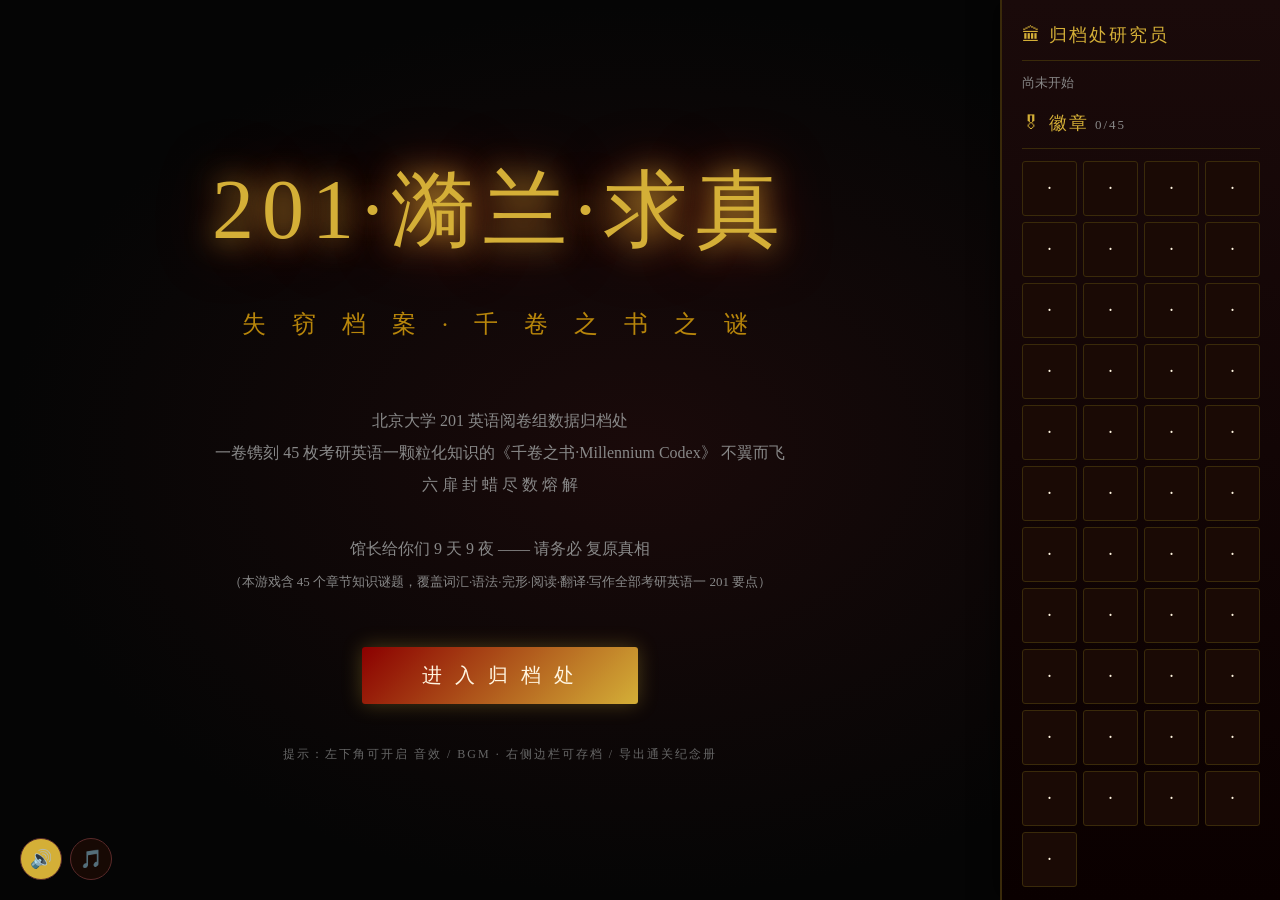
<file: 201剧本杀/201剧本杀.html>
<!DOCTYPE html>
<html lang="zh-CN">
<head>
<meta charset="UTF-8">
<title>201 失窃档案 · 千卷之书之谜</title>
<style>
*{margin:0;padding:0;box-sizing:border-box}
html,body{height:100%;overflow:hidden;background:#0a0a0a;color:#fff5e0;font-family:"Songti SC","SimSun","STSong",serif;font-size:17px;line-height:1.75}
body{background:radial-gradient(ellipse at center,#1a0a0a 0%,#050505 70%);}
#app{display:flex;height:100vh;position:relative}
#stage{flex:1;padding:30px 40px;overflow-y:auto;position:relative}
#sidebar{width:280px;background:linear-gradient(180deg,#1a0a0a,#0a0000);border-left:2px solid #3a2a0a;padding:20px;overflow-y:auto;box-shadow:-5px 0 20px rgba(0,0,0,.5)}

::-webkit-scrollbar{width:8px}
::-webkit-scrollbar-track{background:#0a0a0a}
::-webkit-scrollbar-thumb{background:#4a3a1a;border-radius:4px}
::-webkit-scrollbar-thumb:hover{background:#6a5a2a}

.title-screen{display:flex;flex-direction:column;align-items:center;justify-content:center;height:100%;text-align:center;animation:fadeIn 2s}
.title-logo{font-size:84px;color:#d4af37;font-family:"STKaiti",serif;text-shadow:0 0 30px #d4af37,0 0 60px #8b0000;letter-spacing:8px;margin-bottom:20px;animation:glowPulse 3s infinite}
.title-sub{font-size:24px;color:#b8860b;letter-spacing:10px;margin-bottom:60px}
.title-desc{font-size:16px;color:#888;max-width:600px;line-height:2;margin-bottom:50px}
.btn-primary{background:linear-gradient(135deg,#8b0000,#d4af37);color:#fff5e0;border:none;padding:15px 60px;font-size:20px;letter-spacing:4px;cursor:pointer;border-radius:3px;font-family:inherit;transition:all .3s;box-shadow:0 0 20px rgba(212,175,55,.3)}
.btn-primary:hover{transform:translateY(-2px);box-shadow:0 0 30px rgba(212,175,55,.6)}
.btn-ghost{background:transparent;color:#d4af37;border:1px solid #d4af37;padding:10px 25px;font-size:15px;cursor:pointer;font-family:inherit;margin:5px;border-radius:2px;transition:all .2s}
.btn-ghost:hover{background:#d4af37;color:#0a0a0a}
.btn-choice{display:block;width:100%;background:rgba(139,0,0,.15);border:1px solid #5a2a2a;color:#fff5e0;padding:12px 20px;margin:8px 0;font-size:16px;cursor:pointer;text-align:left;font-family:inherit;border-radius:3px;transition:all .2s}
.btn-choice:hover{background:rgba(212,175,55,.15);border-color:#d4af37;transform:translateX(5px)}
.btn-choice.selected{background:rgba(212,175,55,.3);border-color:#d4af37;color:#d4af37}

.narration{background:rgba(0,0,0,.5);border-left:3px solid #d4af37;padding:20px 25px;margin:20px 0;font-size:17px;line-height:2;color:#e8d7b0;font-style:italic;animation:slideIn .8s}
.scene-title{font-size:28px;color:#d4af37;font-family:"STKaiti",serif;letter-spacing:4px;margin-bottom:15px;border-bottom:1px solid #3a2a0a;padding-bottom:10px}
.scene-meta{font-size:13px;color:#888;margin-bottom:20px;letter-spacing:2px}

.guardian{background:rgba(139,0,0,.1);border:1px solid #5a2a2a;padding:20px;margin:20px 0;border-radius:5px}
.guardian-header{display:flex;align-items:center;margin-bottom:15px}
.guardian-avatar{font-size:42px;margin-right:15px;filter:drop-shadow(0 0 10px #d4af37)}
.guardian-name{font-size:20px;color:#d4af37;font-family:"STKaiti",serif}
.guardian-speech{color:#fff5e0;font-size:17px;line-height:2;padding:10px 0 10px 55px;position:relative}
.guardian-speech::before{content:"「";color:#d4af37;font-size:32px;position:absolute;left:20px;top:0}
.guardian-speech::after{content:"」";color:#d4af37;font-size:32px;margin-left:5px}

.puzzle{background:rgba(26,15,5,.7);border:2px solid #d4af37;padding:25px;margin:25px 0;border-radius:5px;box-shadow:0 0 30px rgba(212,175,55,.15)}
.puzzle-label{font-size:13px;color:#b8860b;letter-spacing:4px;margin-bottom:10px}
.puzzle-q{font-size:18px;color:#fff5e0;line-height:1.9;margin-bottom:20px}
.puzzle-input{width:100%;background:#0a0505;border:1px solid #5a2a2a;color:#fff5e0;padding:12px 15px;font-size:17px;font-family:inherit;border-radius:3px;outline:none}
.puzzle-input:focus{border-color:#d4af37;box-shadow:0 0 10px rgba(212,175,55,.3)}
.puzzle-hint{font-size:14px;color:#888;margin-top:12px;font-style:italic}
.puzzle-feedback{margin-top:15px;padding:10px 15px;border-radius:3px;font-size:15px;animation:fadeIn .5s}
.pf-wrong{background:rgba(255,48,48,.1);border-left:3px solid #ff3030;color:#ffaaaa}
.pf-right{background:rgba(48,255,48,.1);border-left:3px solid #30ff30;color:#aaffaa}
.pf-hint{background:rgba(212,175,55,.1);border-left:3px solid #d4af37;color:#e8d7b0}

/* ============ teachingMoment · 先理解再答题 ============ */
.teaching{background:linear-gradient(135deg,rgba(10,30,50,.55),rgba(20,40,70,.45));border:1px solid #4a90a4;border-radius:6px;padding:25px 30px;margin:20px 0;position:relative;box-shadow:0 0 25px rgba(74,144,164,.15);animation:slideIn .8s}
.teaching::before{content:"◇";color:#7ec8e3;font-size:22px;position:absolute;top:-14px;left:20px;background:#0a0a0a;padding:0 10px}
.teaching-label{color:#7ec8e3;font-size:13px;letter-spacing:5px;margin-bottom:18px;font-family:"STKaiti",serif}
.teaching-body{color:#e0f4ff;font-size:16.5px;line-height:2.1;white-space:pre-wrap;font-style:normal}
.teaching-core{background:linear-gradient(135deg,#d4af37,#ffe58a);color:#1a0a0a;padding:14px 22px;margin-top:22px;border-radius:4px;font-size:16.5px;font-weight:bold;letter-spacing:2px;text-align:center;font-family:"STKaiti",serif;box-shadow:0 4px 15px rgba(212,175,55,.3)}
.teaching-core::before{content:"✦ ";color:#5a3a0a}
.teaching-core::after{content:" ✦";color:#5a3a0a}
.btn-teaching{background:linear-gradient(135deg,#4a90a4,#7ec8e3);color:#0a1a2a;border:none;padding:13px 40px;font-size:17px;letter-spacing:3px;cursor:pointer;border-radius:3px;font-family:inherit;margin:5px;transition:all .3s;box-shadow:0 0 15px rgba(126,200,227,.25)}
.btn-teaching:hover{transform:translateY(-2px);box-shadow:0 0 25px rgba(126,200,227,.5)}

/* 多空填空 */
.multi-fill-grid{display:grid;grid-template-columns:120px 1fr;gap:10px 15px;align-items:center;margin:15px 0}
.multi-fill-label{color:#d4af37;font-size:15px;text-align:right}
/* 排序 */
.order-list{list-style:none;padding:0;margin:15px 0}
.order-item{background:rgba(26,15,5,.8);border:1px solid #5a2a2a;color:#fff5e0;padding:14px 20px;margin:8px 0;border-radius:3px;cursor:pointer;display:flex;align-items:center;transition:all .2s;user-select:none}
.order-item:hover{background:rgba(139,0,0,.2);border-color:#d4af37}
.order-item.selected{background:rgba(212,175,55,.3);border-color:#d4af37;color:#d4af37}
.order-num{display:inline-block;width:28px;height:28px;border-radius:50%;background:#d4af37;color:#0a0a0a;text-align:center;line-height:28px;font-weight:bold;margin-right:15px;font-family:"STKaiti",serif}
/* 多选 */
.multi-opts{margin:15px 0}
.multi-opt{display:flex;align-items:center;background:rgba(26,15,5,.5);border:1px solid #3a2a0a;padding:12px 18px;margin:6px 0;cursor:pointer;border-radius:3px;transition:all .2s}
.multi-opt:hover{border-color:#d4af37;background:rgba(212,175,55,.1)}
.multi-opt.checked{border-color:#d4af37;background:rgba(212,175,55,.25);color:#fff5e0}
.multi-check{width:20px;height:20px;border:2px solid #5a2a2a;border-radius:3px;margin-right:15px;display:flex;align-items:center;justify-content:center;font-size:14px;color:#d4af37}
.multi-opt.checked .multi-check{background:#d4af37;border-color:#d4af37;color:#0a0a0a}
/* 配对 */
.match-board{display:grid;grid-template-columns:1fr 50px 1fr;gap:10px 15px;align-items:center;margin:15px 0}
.match-col{display:flex;flex-direction:column;gap:8px}
.match-cell{background:rgba(26,15,5,.5);border:1px solid #3a2a0a;padding:10px 15px;cursor:pointer;border-radius:3px;transition:all .2s;text-align:center;font-size:15px;min-height:48px;display:flex;align-items:center;justify-content:center}
.match-cell:hover{border-color:#d4af37;background:rgba(212,175,55,.1)}
.match-cell.active{background:rgba(212,175,55,.35);border-color:#d4af37;color:#d4af37}
.match-cell.paired{border-color:#30ff30;background:rgba(48,255,48,.1)}
.match-arrow{color:#888;text-align:center;font-size:14px}

.sandbox{padding:20px}
.sandbox-title{font-size:32px;color:#d4af37;font-family:"STKaiti",serif;text-align:center;margin-bottom:10px;letter-spacing:4px}
.sandbox-sub{text-align:center;color:#888;margin-bottom:40px}
.zones{display:grid;grid-template-columns:repeat(3,1fr);gap:20px;max-width:900px;margin:0 auto}
.zone{background:linear-gradient(135deg,rgba(139,0,0,.2),rgba(26,10,5,.8));border:1px solid #5a2a2a;padding:25px;border-radius:5px;cursor:pointer;transition:all .3s;text-align:center}
.zone:hover{border-color:#d4af37;transform:translateY(-3px);box-shadow:0 10px 30px rgba(212,175,55,.2)}
.zone.done{background:linear-gradient(135deg,rgba(212,175,55,.3),rgba(139,0,0,.3));border-color:#d4af37}
.zone-icon{font-size:48px;margin-bottom:10px;display:block}
.zone-name{font-size:22px;color:#d4af37;font-family:"STKaiti",serif;margin-bottom:8px}
.zone-npc{font-size:14px;color:#b8860b;margin-bottom:6px}
.zone-progress{font-size:13px;color:#888}

.room-list{max-width:800px;margin:20px auto}
.room-item{background:rgba(26,10,5,.5);border:1px solid #3a2a0a;padding:15px 20px;margin:10px 0;border-radius:3px;cursor:pointer;display:flex;align-items:center;justify-content:space-between;transition:all .2s}
.room-item:hover{border-color:#d4af37;background:rgba(139,0,0,.15)}
.room-item.done{border-color:#d4af37;background:rgba(212,175,55,.1)}
.room-item.locked{opacity:.4;cursor:not-allowed}
.room-label{flex:1}
.room-title-txt{font-size:17px;color:#fff5e0;font-weight:bold}
.room-ch{font-size:13px;color:#888;margin-top:3px}
.room-status{font-size:22px;margin-left:15px}

@keyframes fadeIn{from{opacity:0}to{opacity:1}}
@keyframes slideIn{from{opacity:0;transform:translateX(-20px)}to{opacity:1;transform:translateX(0)}}
@keyframes glowPulse{0%,100%{text-shadow:0 0 30px #d4af37,0 0 60px #8b0000}50%{text-shadow:0 0 50px #d4af37,0 0 90px #8b0000,0 0 100px #d4af37}}
@keyframes shake{0%,100%{transform:translateX(0)}25%{transform:translateX(-5px)}75%{transform:translateX(5px)}}

.shake{animation:shake .4s}
.header-bar{display:flex;justify-content:space-between;align-items:center;margin-bottom:20px;padding-bottom:10px;border-bottom:1px solid #3a2a0a}
.mini-logo{color:#d4af37;font-family:"STKaiti",serif;font-size:18px;letter-spacing:3px}
.progress-bar{display:flex;align-items:center;gap:10px;color:#888;font-size:13px}
.ending-screen{text-align:center;padding:50px;animation:fadeIn 1.5s}
.ending-screen h1{font-size:48px;color:#d4af37;font-family:"STKaiti",serif;letter-spacing:6px;margin-bottom:30px}
.ending-screen p{font-size:17px;line-height:2.2;color:#e8d7b0;max-width:700px;margin:0 auto 30px;text-align:left}
.final-quote{font-size:28px;color:#d4af37;font-family:"STKaiti",serif;text-align:center;margin:40px 0;letter-spacing:4px;text-shadow:0 0 20px #d4af37}
.system-msg{text-align:center;color:#b8860b;font-size:14px;margin:20px 0;letter-spacing:3px;opacity:.7}
.clue-popup{background:linear-gradient(135deg,rgba(139,0,0,.3),rgba(212,175,55,.15));border:1px solid #d4af37;padding:20px;margin:20px 0;border-radius:5px;animation:fadeIn .8s}
.clue-popup-title{color:#d4af37;font-size:15px;letter-spacing:3px;margin-bottom:8px}
.clue-popup-text{color:#fff5e0;font-size:17px;line-height:1.9}
.attempt-counter{font-size:12px;color:#888;margin-top:8px;text-align:right}
.sidebar-title{color:#d4af37;font-family:"STKaiti",serif;font-size:18px;letter-spacing:2px;margin-bottom:12px;border-bottom:1px solid #3a2a0a;padding-bottom:8px}
.badges{display:grid;grid-template-columns:repeat(4,1fr);gap:6px;margin-bottom:25px}
.badge{aspect-ratio:1;background:#1a0a05;border:1px solid #3a2a0a;display:flex;align-items:center;justify-content:center;font-size:18px;border-radius:3px;cursor:help;transition:all .2s}
.badge.earned{background:linear-gradient(135deg,#8b0000,#d4af37);border-color:#d4af37;box-shadow:0 0 10px rgba(212,175,55,.4);color:#fff5e0}
.keys{display:flex;gap:8px;justify-content:center;margin-bottom:25px}
.key{width:40px;height:40px;border:1px solid #3a2a0a;border-radius:50%;display:flex;align-items:center;justify-content:center;font-size:20px;background:#1a0a05;transition:all .3s}
.key.earned{background:linear-gradient(135deg,#d4af37,#b8860b);border-color:#d4af37;box-shadow:0 0 15px rgba(212,175,55,.6)}
.notebook{max-height:250px;overflow-y:auto;background:rgba(0,0,0,.3);padding:12px;border-radius:3px;font-size:13px;line-height:1.7;color:#b8a87a}
.clue-entry{margin-bottom:10px;padding:8px;border-left:2px solid #8b0000;background:rgba(139,0,0,.1)}
.clue-entry-room{font-size:11px;color:#8b0000;letter-spacing:1px}

/* 音效控制浮动 */
.audio-ctrl{position:fixed;left:20px;bottom:20px;z-index:50;display:flex;gap:8px}
.audio-btn{width:42px;height:42px;border-radius:50%;background:rgba(26,10,5,.9);border:1px solid #5a2a2a;color:#d4af37;cursor:pointer;font-size:18px;display:flex;align-items:center;justify-content:center;transition:all .2s}
.audio-btn:hover{border-color:#d4af37;background:rgba(139,0,0,.4)}
.audio-btn.active{background:#d4af37;color:#0a0a0a}

/* PDF 打印样式 */
#print-sheet{display:none}
@media print{
    body,html{height:auto;overflow:visible;background:#fff;color:#000}
    #app,.audio-ctrl{display:none !important}
    #print-sheet{display:block;color:#000;background:#fff;padding:0;font-family:"Songti SC","SimSun",serif;font-size:12pt;line-height:1.8}
    .print-page{page-break-after:always;padding:30mm 20mm;min-height:240mm}
    .print-page:last-child{page-break-after:auto}
    .print-cover-logo{font-size:48pt;color:#8b0000;font-family:"STKaiti",serif;text-align:center;letter-spacing:8pt;margin-top:40mm}
    .print-cover-sub{font-size:16pt;color:#333;text-align:center;letter-spacing:6pt;margin-top:10mm}
    .print-cover-title{font-size:24pt;color:#000;text-align:center;margin-top:60mm;font-family:"STKaiti",serif;letter-spacing:4pt}
    .print-cover-date{text-align:center;color:#666;margin-top:30mm;font-size:12pt}
    .print-cover-ending{text-align:center;font-size:18pt;color:#8b0000;margin-top:20mm;font-family:"STKaiti",serif;letter-spacing:3pt}
    .print-h2{font-size:20pt;color:#8b0000;font-family:"STKaiti",serif;letter-spacing:3pt;border-bottom:2pt solid #d4af37;padding-bottom:4mm;margin-bottom:8mm}
    .print-badge-grid{display:grid;grid-template-columns:repeat(4,1fr);gap:4mm;margin-bottom:10mm}
    .print-badge-item{border:1pt solid #d4af37;padding:3mm;font-size:10pt;text-align:center;background:#fff8e8}
    .print-badge-icon{font-size:16pt;margin-bottom:2mm}
    .print-clue-item{padding:3mm 5mm;margin-bottom:3mm;border-left:3pt solid #8b0000;background:#f9f2e8}
    .print-clue-rid{font-size:9pt;color:#8b0000;margin-bottom:2mm;letter-spacing:2pt}
    .print-quote{font-size:16pt;color:#8b0000;text-align:center;font-family:"STKaiti",serif;margin:15mm 0;letter-spacing:3pt}
    .print-signature{text-align:right;margin-top:30mm;font-size:10pt;color:#666;letter-spacing:2pt}
}

/* ======== Mobile responsive (auto-injected) ======== */
@media (max-width:768px){
  html,body{overflow-y:auto !important;overflow-x:hidden !important;height:auto !important;min-height:100vh;font-size:16px}
  #app{flex-direction:column !important;height:auto !important;min-height:100vh;display:flex}
  #stage{padding:18px 14px !important;overflow:visible !important;min-height:auto;flex:none !important;order:1}
  #sidebar{width:100% !important;max-height:none !important;border-left:none !important;border-top:2px solid #3a2a0a !important;padding:16px 16px 90px 16px !important;box-shadow:none !important;order:2;overflow:visible !important}
  .title-screen{min-height:calc(100vh - 20px);padding:20px 10px}
  .title-logo{font-size:52px !important;letter-spacing:4px !important}
  .title-sub{font-size:16px !important;letter-spacing:6px !important}
  .title-desc{font-size:14px !important;padding:0 8px;line-height:1.9}
  .btn-primary{padding:16px 36px !important;font-size:16px !important;letter-spacing:2px !important;width:auto;max-width:90%}
  .btn-choice{padding:14px 16px !important;font-size:15px !important;text-align:left !important;line-height:1.7 !important}
  .btn-ghost{padding:10px 16px !important;font-size:13px !important}
  .scene-title{font-size:22px !important;letter-spacing:2px !important}
  .scene-meta{font-size:12px !important}
  .narration{padding:14px 16px !important;font-size:15px !important;line-height:1.9 !important;margin:14px 0 !important}
  .guardian{padding:14px !important;margin:14px 0 !important}
  .guardian-avatar{font-size:34px !important;margin-right:12px !important}
  .guardian-name{font-size:16px !important}
  .guardian-speech{font-size:15px !important;padding:6px 0 6px 42px !important;line-height:1.9 !important}
  .guardian-speech::before{font-size:24px !important;left:12px !important}
  .guardian-speech::after{font-size:24px !important}
  .puzzle{padding:16px !important;margin:16px 0 !important}
  .puzzle-q{font-size:16px !important;line-height:1.8 !important;margin-bottom:14px !important}
  .puzzle-input{font-size:16px !important;padding:14px 12px !important}
  .zones{grid-template-columns:1fr 1fr !important;gap:12px !important;max-width:100% !important}
  .zone{padding:16px 10px !important}
  .zone-icon{font-size:36px !important}
  .zone-name{font-size:17px !important}
  .zone-npc{font-size:12px !important}
  .zone-progress{font-size:11px !important}
  .multi-fill-grid{grid-template-columns:1fr !important;gap:6px 0 !important}
  .multi-fill-label{text-align:left !important;font-weight:bold;font-size:14px !important;margin-top:6px}
  .badges{grid-template-columns:repeat(10,1fr) !important;gap:4px !important}
  .badge{font-size:14px !important}
  .keys{gap:6px !important}
  .key{width:34px !important;height:34px !important;font-size:16px !important}
  .match-board{grid-template-columns:1fr 34px 1fr !important;gap:8px !important}
  .match-cell{font-size:13px !important;padding:10px 6px !important;min-height:46px !important}
  .audio-ctrl{left:auto !important;right:10px !important;bottom:10px !important;z-index:100}
  .audio-btn{width:38px !important;height:38px !important;font-size:16px !important}
  .header-bar{flex-direction:row !important;gap:8px !important;flex-wrap:wrap}
  .sandbox-title{font-size:26px !important;letter-spacing:2px !important}
  .sandbox-sub{font-size:13px !important}
  .ending-screen h1{font-size:34px !important;letter-spacing:4px !important}
  .ending-screen p{font-size:15px !important;padding:0 6px}
  .final-quote{font-size:20px !important;letter-spacing:2px !important}
  .room-item{padding:12px 14px !important}
  .room-title-txt{font-size:15px !important}
  .room-ch{font-size:12px !important}
  .room-status{font-size:20px !important}
  .clue-popup{padding:14px !important;margin:14px 0 !important}
  .clue-popup-title{font-size:13px !important}
  .clue-popup-text{font-size:14px !important;line-height:1.8 !important}
  .mini-logo{font-size:14px !important;letter-spacing:2px !important}
  .progress-bar{font-size:11px !important}
  .sidebar-title{font-size:15px !important}
  .notebook{max-height:180px !important}
  .order-item{padding:12px 14px !important;font-size:14px !important}
  .order-num{width:24px !important;height:24px !important;line-height:24px !important;font-size:12px !important}
  .multi-opt{padding:10px 14px !important;font-size:14px !important}
  .multi-check{width:18px !important;height:18px !important}
  /* touch-friendly minimum tap size */
  button, .btn-choice, .room-item, .zone, .order-item, .multi-opt, .match-cell{min-height:44px}
}
@media (max-width:420px){
  .zones{grid-template-columns:1fr !important}
  .title-logo{font-size:42px !important}
  .badges{grid-template-columns:repeat(8,1fr) !important}
}
/* iPhone 安全区域 */
@supports(padding:max(0px)){
  #stage{padding-left:max(14px,env(safe-area-inset-left)) !important;padding-right:max(14px,env(safe-area-inset-right)) !important}
}


/* ======== Follow-up · 🎬 生活场景 ======== */
.followup-box{background:rgba(10,5,5,.55);border:1px dashed #6a5a2a;padding:18px 20px;margin:22px 0;border-radius:4px}
.followup-label{color:#b8860b;font-size:13px;letter-spacing:3px;margin-bottom:14px;font-family:"STKaiti",serif}
.followup-topics{display:flex;flex-wrap:wrap;gap:8px;margin-bottom:10px}
.btn-topic{display:inline-block;background:rgba(20,35,15,.65);border:1px solid #7aaa5a;color:#9aca7a;padding:10px 18px;font-size:13px;cursor:pointer;border-radius:20px;font-family:inherit;transition:all .22s;letter-spacing:1px}
.btn-topic:hover{background:#9aca7a;color:#0a0a0a;border-color:#9aca7a;transform:translateY(-1px)}
.btn-topic.active{background:#9aca7a;color:#0a0a0a;border-color:#9aca7a;box-shadow:0 0 10px rgba(154,202,122,.4)}
.btn-topic:active{transform:scale(.96)}
.followup-display{animation:fadeIn .5s}
.followup-display .guardian{margin-top:14px;border-color:#9aca7a !important;background:rgba(20,35,15,.25) !important}
.followup-display .guardian-name::after{content:" · 生活补白";color:#b8ca7a;font-size:13px;letter-spacing:2px}
@media (max-width:768px){.btn-topic{padding:10px 14px;font-size:12px;letter-spacing:0}.followup-box{padding:14px}}


/* ───── 键盘焦点可视化 (a11y) ───── */
[data-kbd],[role="button"]:not([aria-disabled="true"]){cursor:pointer}
[aria-disabled="true"]{cursor:not-allowed}
[data-kbd]:focus-visible,button:focus-visible,.btn-primary:focus-visible,.btn-ghost:focus-visible,.btn-choice:focus-visible,[role="button"]:focus-visible{outline:2px solid #d4af37;outline-offset:2px;box-shadow:0 0 0 4px rgba(212,175,55,.25)}
</style>
<meta name="viewport" content="width=device-width, initial-scale=1.0, viewport-fit=cover, user-scalable=yes">
<meta name="theme-color" content="#c07030">
<meta name="apple-mobile-web-app-capable" content="yes">
<meta name="apple-mobile-web-app-status-bar-style" content="black-translucent">
<meta name="apple-mobile-web-app-title" content="201 英语">
<meta name="mobile-web-app-capable" content="yes">
<link rel="manifest" href="manifest.json">
<link rel="icon" type="image/svg+xml" href="icon.svg">
<link rel="apple-touch-icon" sizes="192x192" href="icon-192.png">
<link rel="apple-touch-icon" sizes="512x512" href="icon-512.png">
<script src="data/boot.js"></script>
</head>
<body>
<div id="app">
  <div id="stage" role="main" aria-live="polite"></div>
  <div id="sidebar">
    <div class="sidebar-title">🏛 归档处研究员</div>
    <div style="font-size:13px;color:#888;margin-bottom:15px;line-height:1.6" id="progress-info">案件状态：调查中</div>
    <div class="sidebar-title">🎖 徽章 <span id="badge-count" style="font-size:13px;color:#888">0/45</span></div>
    <div class="badges" id="badges" aria-hidden="true"></div>
    <div class="sidebar-title">🗝 主任之钥</div>
    <div class="keys" id="keys" aria-hidden="true"></div>
    <div class="sidebar-title">📖 手账本</div>
    <div class="notebook" id="notebook"><div style="color:#888;font-style:italic;text-align:center;padding:10px">尚未发现线索...</div></div>
    <div style="margin-top:15px">
      <button class="btn-ghost" onclick="saveGame()" style="width:100%">💾 手动存档</button>
      <button class="btn-ghost" onclick="exportPDF()" style="width:100%;margin-top:5px">📄 导出通关纪念册</button>
      <button class="btn-ghost" onclick="resetGame()" style="width:100%;margin-top:5px;color:#ff6666;border-color:#ff6666">🗑 重新开始</button>
    </div>
  </div>
</div>
<div class="audio-ctrl">
  <button class="audio-btn" id="btn-sfx" onclick="toggleSfx()" title="音效开关" aria-label="音效开关">🔊</button>
  <button class="audio-btn" id="btn-bgm" onclick="toggleBgm()" title="BGM 开关" aria-label="背景音乐开关">🎵</button>
</div>

<!-- PDF 打印区 (只在打印时显示) -->
<div id="print-sheet"></div>

<script src="data/rooms.js"></script>
<script src="data/engine.js"></script>
<script src="data/game.js"></script>
<script>
const BGM_TRACKS={
    title:{name:'藏心·求真',tempo:56,loopBeats:16,
        drones:[{n:'A2',v:0.05,t:'sine'},{n:'E3',v:0.035,t:'sine'}],
        melody:[{n:'A4',d:2,v:0.055,t:'triangle'},{n:'C5',d:1,v:0.05,t:'triangle'},{n:'E5',d:1,v:0.05,t:'triangle'},{n:'D5',d:2,v:0.045,t:'triangle'},{n:'C5',d:1,v:0.05,t:'triangle'},{n:'A4',d:1,v:0.055,t:'triangle'},{n:'Gs4',d:2,v:0.04,t:'triangle'},{n:'A4',d:3,v:0.055,t:'triangle'},{n:'REST',d:3,v:0,t:'sine'}]},
    prologue:{name:'密锁熔金之夜',tempo:80,loopBeats:16,
        drones:[{n:'A2',v:0.04,t:'sawtooth'}],
        bass:[{n:'A1',d:2,v:0.055,t:'sine'},{n:'REST',d:2,v:0,t:'sine'},{n:'A1',d:2,v:0.055,t:'sine'},{n:'REST',d:2,v:0,t:'sine'},{n:'A1',d:2,v:0.055,t:'sine'},{n:'REST',d:1,v:0,t:'sine'},{n:'F2',d:1,v:0.05,t:'sine'},{n:'G2',d:1,v:0.05,t:'sine'},{n:'A1',d:1,v:0.055,t:'sine'},{n:'REST',d:2,v:0,t:'sine'}],
        melody:[{n:'REST',d:4,v:0,t:'sine'},{n:'E5',d:2,v:0.04,t:'triangle'},{n:'F5',d:1,v:0.04,t:'triangle'},{n:'E5',d:1,v:0.04,t:'triangle'},{n:'D5',d:2,v:0.035,t:'triangle'},{n:'C5',d:2,v:0.035,t:'triangle'},{n:'B4',d:2,v:0.04,t:'triangle'},{n:'REST',d:2,v:0,t:'sine'}]},
    sandbox:{name:'归档处·全景',tempo:68,loopBeats:16,
        drones:[{n:'C3',v:0.045,t:'sine'},{n:'G3',v:0.03,t:'sine'}],
        melody:[{n:'C5',d:2,v:0.05,t:'triangle'},{n:'D5',d:1,v:0.045,t:'triangle'},{n:'E5',d:1,v:0.045,t:'triangle'},{n:'G5',d:2,v:0.05,t:'triangle'},{n:'A5',d:2,v:0.05,t:'triangle'},{n:'G5',d:1,v:0.04,t:'triangle'},{n:'E5',d:1,v:0.045,t:'triangle'},{n:'D5',d:2,v:0.04,t:'triangle'},{n:'C5',d:4,v:0.055,t:'triangle'}]},
    zone_W:{name:'词海塔·十四行',tempo:72,loopBeats:16,
        drones:[{n:'E3',v:0.04,t:'sine'},{n:'B3',v:0.03,t:'sine'}],
        melody:[{n:'E5',d:2,v:0.05,t:'triangle'},{n:'G5',d:1,v:0.045,t:'triangle'},{n:'Fs5',d:1,v:0.045,t:'triangle'},{n:'E5',d:2,v:0.05,t:'triangle'},{n:'B4',d:2,v:0.045,t:'triangle'},{n:'Cs5',d:1,v:0.045,t:'triangle'},{n:'B4',d:1,v:0.04,t:'triangle'},{n:'A4',d:2,v:0.045,t:'triangle'},{n:'E4',d:2,v:0.045,t:'triangle'},{n:'Fs4',d:2,v:0.04,t:'triangle'}]},
    zone_G:{name:'语法殿·生成之树',tempo:64,loopBeats:16,
        drones:[{n:'D3',v:0.04,t:'sine'},{n:'A3',v:0.03,t:'sine'}],
        melody:[{n:'D5',d:2,v:0.05,t:'triangle'},{n:'F5',d:2,v:0.045,t:'triangle'},{n:'A5',d:2,v:0.05,t:'triangle'},{n:'D6',d:2,v:0.05,t:'triangle'},{n:'A5',d:1,v:0.045,t:'triangle'},{n:'F5',d:1,v:0.045,t:'triangle'},{n:'D5',d:2,v:0.05,t:'triangle'},{n:'A4',d:2,v:0.045,t:'triangle'},{n:'D5',d:2,v:0.05,t:'triangle'}]},
    zone_C:{name:'完形廊·空白之填',tempo:88,loopBeats:16,
        drones:[{n:'C3',v:0.035,t:'sine'}],
        bass:[{n:'C2',d:1,v:0.04,t:'triangle'},{n:'REST',d:1,v:0,t:'sine'},{n:'G2',d:1,v:0.04,t:'triangle'},{n:'REST',d:1,v:0,t:'sine'},{n:'C2',d:1,v:0.04,t:'triangle'},{n:'REST',d:1,v:0,t:'sine'},{n:'F2',d:1,v:0.04,t:'triangle'},{n:'REST',d:1,v:0,t:'sine'},{n:'G2',d:1,v:0.04,t:'triangle'},{n:'REST',d:1,v:0,t:'sine'},{n:'C2',d:1,v:0.04,t:'triangle'},{n:'REST',d:1,v:0,t:'sine'},{n:'F2',d:1,v:0.04,t:'triangle'},{n:'REST',d:1,v:0,t:'sine'},{n:'G2',d:1,v:0.04,t:'triangle'},{n:'REST',d:1,v:0,t:'sine'}],
        melody:[{n:'C5',d:2,v:0.045,t:'triangle'},{n:'E5',d:2,v:0.045,t:'triangle'},{n:'G5',d:2,v:0.05,t:'triangle'},{n:'E5',d:2,v:0.045,t:'triangle'},{n:'F5',d:2,v:0.045,t:'triangle'},{n:'D5',d:2,v:0.04,t:'triangle'},{n:'C5',d:4,v:0.05,t:'triangle'}]},
    zone_R:{name:'阅读阁·书卷之回',tempo:60,loopBeats:16,
        drones:[{n:'G2',v:0.045,t:'sine'},{n:'D3',v:0.03,t:'sine'}],
        melody:[{n:'G4',d:2,v:0.05,t:'triangle'},{n:'B4',d:2,v:0.045,t:'triangle'},{n:'D5',d:2,v:0.05,t:'triangle'},{n:'G5',d:2,v:0.055,t:'triangle'},{n:'D5',d:1,v:0.045,t:'triangle'},{n:'B4',d:1,v:0.045,t:'triangle'},{n:'G4',d:2,v:0.05,t:'triangle'},{n:'A4',d:2,v:0.04,t:'triangle'},{n:'B4',d:2,v:0.045,t:'triangle'}]},
    zone_T:{name:'翻译亭·信达雅',tempo:68,loopBeats:16,
        drones:[{n:'F2',v:0.04,t:'sine'},{n:'C3',v:0.03,t:'sine'}],
        melody:[{n:'F4',d:2,v:0.05,t:'triangle'},{n:'A4',d:2,v:0.045,t:'triangle'},{n:'C5',d:2,v:0.05,t:'triangle'},{n:'F5',d:2,v:0.055,t:'triangle'},{n:'C5',d:2,v:0.045,t:'triangle'},{n:'A4',d:2,v:0.045,t:'triangle'},{n:'G4',d:2,v:0.04,t:'triangle'},{n:'F4',d:2,v:0.05,t:'triangle'}]},
    zone_E:{name:'写作厅·清白文字',tempo:76,loopBeats:16,
        drones:[{n:'A2',v:0.04,t:'sine'},{n:'E3',v:0.03,t:'sine'}],
        melody:[{n:'A4',d:1,v:0.045,t:'triangle'},{n:'C5',d:1,v:0.045,t:'triangle'},{n:'E5',d:2,v:0.05,t:'triangle'},{n:'A5',d:2,v:0.055,t:'triangle'},{n:'G5',d:1,v:0.045,t:'triangle'},{n:'E5',d:1,v:0.045,t:'triangle'},{n:'C5',d:2,v:0.045,t:'triangle'},{n:'A4',d:2,v:0.05,t:'triangle'},{n:'E4',d:2,v:0.04,t:'triangle'},{n:'A4',d:2,v:0.045,t:'triangle'}]},
    deduction:{name:'推理厅·拼合真相',tempo:72,loopBeats:16,
        drones:[{n:'B2',v:0.045,t:'sine'},{n:'Fs3',v:0.03,t:'sine'}],
        melody:[{n:'B4',d:1,v:0.05,t:'triangle'},{n:'D5',d:1,v:0.05,t:'triangle'},{n:'Fs5',d:1,v:0.05,t:'triangle'},{n:'A5',d:1,v:0.05,t:'triangle'},{n:'Fs5',d:2,v:0.045,t:'triangle'},{n:'D5',d:2,v:0.045,t:'triangle'},{n:'B4',d:2,v:0.05,t:'triangle'},{n:'REST',d:2,v:0,t:'sine'},{n:'Fs5',d:1,v:0.045,t:'triangle'},{n:'Gs5',d:1,v:0.045,t:'triangle'},{n:'A5',d:2,v:0.05,t:'triangle'}]},
    finale:{name:'终章·重铸玄卷',tempo:60,loopBeats:16,
        drones:[{n:'G2',v:0.05,t:'sine'},{n:'D3',v:0.04,t:'sine'}],
        melody:[{n:'G4',d:2,v:0.055,t:'triangle'},{n:'B4',d:2,v:0.05,t:'triangle'},{n:'D5',d:2,v:0.055,t:'triangle'},{n:'G5',d:2,v:0.06,t:'triangle'},{n:'D5',d:2,v:0.05,t:'triangle'},{n:'B4',d:2,v:0.05,t:'triangle'},{n:'G4',d:2,v:0.055,t:'triangle'},{n:'D4',d:2,v:0.05,t:'triangle'}]},
    ending_A:{name:'守护者·遗憾',tempo:52,loopBeats:16,
        drones:[{n:'A2',v:0.045,t:'sine'},{n:'E3',v:0.03,t:'sine'}],
        melody:[{n:'A4',d:3,v:0.05,t:'triangle'},{n:'G4',d:2,v:0.045,t:'triangle'},{n:'F4',d:3,v:0.04,t:'triangle'},{n:'E4',d:4,v:0.045,t:'triangle'},{n:'D4',d:2,v:0.04,t:'triangle'},{n:'C4',d:2,v:0.04,t:'triangle'}]},
    ending_B:{name:'传火者·光辉 ★',tempo:72,loopBeats:16,
        drones:[{n:'C3',v:0.045,t:'sine'},{n:'G3',v:0.035,t:'sine'}],
        melody:[{n:'C5',d:1,v:0.055,t:'triangle'},{n:'E5',d:1,v:0.055,t:'triangle'},{n:'G5',d:1,v:0.055,t:'triangle'},{n:'C6',d:2,v:0.06,t:'triangle'},{n:'E5',d:1,v:0.05,t:'triangle'},{n:'G5',d:1,v:0.05,t:'triangle'},{n:'A5',d:1,v:0.05,t:'triangle'},{n:'G5',d:2,v:0.05,t:'triangle'},{n:'F5',d:1,v:0.045,t:'triangle'},{n:'E5',d:1,v:0.045,t:'triangle'},{n:'D5',d:1,v:0.045,t:'triangle'},{n:'C5',d:2,v:0.055,t:'triangle'}]},
    ending_C:{name:'辩证者·螺旋',tempo:64,loopBeats:16,
        drones:[{n:'D3',v:0.04,t:'sine'},{n:'A3',v:0.03,t:'sine'}],
        melody:[{n:'D4',d:1,v:0.045,t:'triangle'},{n:'F4',d:1,v:0.045,t:'triangle'},{n:'A4',d:1,v:0.05,t:'triangle'},{n:'C5',d:1,v:0.05,t:'triangle'},{n:'E5',d:2,v:0.055,t:'triangle'},{n:'D5',d:2,v:0.05,t:'triangle'},{n:'A4',d:2,v:0.045,t:'triangle'},{n:'F4',d:2,v:0.04,t:'triangle'},{n:'D4',d:4,v:0.045,t:'triangle'}]}
};

// ============ 游戏状态 ============
let state={stage:'title',currentZone:null,currentRoom:null,badges:[],keys:[],clues:[],visited:{},ending:null,flags:{},startDate:null,puzzleFirstTry:{},deduction:null};

// ============ 45 房间数据 (201 英语一 · 全覆盖) ============

const FOLLOWUPS={
W1:[{topic:`🎬 address 不是地址是"应对"`,reply:`address 考研阅读最常见意思是"处理 / 应对"（动词）·不是"地址"。例："The government must address the crisis."（政府必须应对危机·不是"寄信给危机"）。同类熟词僻义：contend（争论 → 断言）·command（命令 → 赢得·如 command respect）。`}],
W2:[{topic:`🎬 phenomena 是复数·phenomenons 错`,reply:`phenomenon 的复数是 phenomena（不是 phenomenons）——源自希腊语。同类特殊复数：criterion → criteria·datum → data·medium → media。考研语法题高频："This phenomenon are"——错！phenomenon 是单数·动词用 is。`}],
W3:[{topic:`🎬 词根 un+evit+able`,reply:`inevitable = un+evit+able = "不能 + 避免 + 的"——记词根就不用背单词。同类形容词：inseparable（不可分）·immovable（不可移）·impossible（不可能）。考研高频同义词互换——背一个 = 背三个。`}],
W4:[{topic:`🎬 50 个学术词块·作文上档次`,reply:`with regard to 比 about / on 更正式。同类："in terms of"（就...而言）·"by virtue of"（凭借）·"in light of"（鉴于）·"on the grounds of"（基于）。建议：背 50 个学术词块·作文立马上档次。`}],
W5:[{topic:`🎬 court 不只是法庭/球场`,reply:`court 熟词僻义——你以为是"法庭 / 球场"·考研真题考"追求 / 讨好"（动词）。类似：entertain（不只娱乐·还有"考虑想法"）·figure（不只数字·还有"人物"）·charge（不只充电·还有"指控 / 收费 / 冲锋"）。`}],
W6:[{topic:`🎬 5500 词·70% 靠拆`,reply:`dis-（相反）+ approve（赞成）= disapprove。拆词根能背 1000+ 词：pre-（前）/ post-（后）/ anti-（反）/ con-（一起）/ trans-（跨）。考研 5500 词·70% 可靠词根词缀拆解。`}],
W7:[{topic:`🎬 affect 和 effect 的四种用法`,reply:`affect 多作动词"影响"（The rain affected the crops）·effect 多作名词"效果"（The effect was amazing）。但 effect 也可作动词"实现、产生"（effect a change）·affect 也可作名词"情感"（心理学）。考研经常考互换陷阱。`}],
W8:[{topic:`🎬 carry out = implement`,reply:`carry out = "实施 / 执行" = implement / perform——比 do 更正式。同类：come up with（想出）·account for（解释 / 占比）·cope with（应对）·figure out（弄清）。背 100 个短语动词·阅读和完形双赢。`}],
W9:[{topic:`🎬 however 后面 80% 是主旨`,reply:`however 是"转折"的招牌词·阅读转折题永远看 however 后面那句。同类：nevertheless·nonetheless·yet·still·on the contrary。转折之后往往是作者真正观点——考研主旨题 80% 在转折后。`}],
W10:[{topic:`🎬 principal 和 principle 一字之差`,reply:`principal（校长 / 本金 / 主要的）·principle（原则）——一字之差词性意义都变。principal 形容词"主要的"（the principal cause）·名词"校长、本金"。principle 只能是名词"原则"。同类：complement（补充）vs compliment（赞美）·dessert（甜品）vs desert（沙漠）。`}],
G1:[{topic:`🎬 关掉从句滤镜找主干`,reply:`主干 = 主 + 谓 + 宾 / 表——再长再复杂也逃不过这三要素。真题例句 "What we once took for granted"——主干只有 "we took it for granted"·"What" 是 "it" 的前置（引导宾语从句作主语）。读长难句第一步：关掉从句滤镜·找主干。`}],
G2:[{topic:`🎬 My brother·唯一那个`,reply:`"The book that I bought" ——that 引导定语从句修饰 book。非限定（带逗号）表补充："My brother, who lives in Beijing, is a doctor."——"我哥（唯一那个）是医生·他在北京"。限定不带逗号·识别是关键。`}],
G3:[{topic:`🎬 7 大状语从句·口诀记死`,reply:`"Although he was tired, he kept working." —— Although 引导让步状语。时间 when / while·原因 because / since·目的 so that·结果 so...that·条件 if / unless·让步 although / even though·比较 than / as...as。7 大类·口诀记死。`}],
G4:[{topic:`🎬 that 和 what 考研最爱`,reply:`"What he said is true." —— What he said 作主语·就是主语从句。四种：主语 / 宾语 / 表语 / 同位语。引导词 that / whether / if / what / who / when / where——考研真题最爱考 that 和 what 的区分。`}],
G5:[{topic:`🎬 非谓语三兄弟`,reply:`"Having finished the work, he left." —— Having finished 是现在分词完成式作状语·表"在离开之前已做完"。非谓语三兄弟：-ing（现在分词 / 动名词）·-ed（过去分词·被动或完成）·to do（不定式·目的或未来）。`}],
G6:[{topic:`🎬 否定词前置·部分倒装`,reply:`"Never have I seen such beauty." —— 否定副词 Never 句首·引发部分倒装（助动词 have 提前）。完全倒装："Here comes the bus."（整个谓语前置）。考研"部分倒装 vs 正常语序"90% 能猜对——看句首是不是否定副词。`}],
G7:[{topic:`🎬 虚拟三套时态·不能混`,reply:`If I were you, I would go.——与现在事实相反（were·would do）。If I had studied harder——与过去相反（had+done·would have done）。If I were to go tomorrow——与将来相反（were to do·较弱可能性）。三套时态·不能混。`}],
G8:[{topic:`🎬 分号省略动词`,reply:`"He likes tea; she, coffee." —— 逗号代替了重复的 likes ——这是省略结构。并列句 and / but / or / so / for / yet / nor 连接两个独立句。阅读理解省略处还原出全句·是读长难句的"外挂"。`}],
C1:[{topic:`🎬 10 分 / 20 题·最冷门但吃词汇`,reply:`完形填空 10 分 · 20 题 · 每题 0.5 分 · 约 240-280 词短文 · 约 60 分钟。考研最"冷门"但最吃词汇搭配和逻辑的一道题·很多人最后对三分之一。策略：跳过最难的·先做主题词容易的。`}],
C2:[{topic:`🎬 6-8 个空是逻辑连接词`,reply:`therefore / however / meanwhile / otherwise / moreover —— 完形中约 6-8 个空是逻辑连接词。策略：先读整段把握逻辑·再填空词·语义对了答案就对。`}],
C3:[{topic:`🎬 背搭配 200 个·稳 4-5 分`,reply:`take into consideration·account for·be subject to —— 完形里 30% 的空是固定搭配。这些没有道理可讲·背就完事了。考前两周冲刺搭配 200 个·完形稳 4-5 分。`}],
C4:[{topic:`🎬 argue / claim / insist / hold`,reply:`完形中"主题词"贯穿全文多次出现·同义复现（如 argue / claim / contend / insist / hold）。看到空就找上下文同类词替换——最快也最准的策略。`}],
C5:[{topic:`🎬 过去进行时的标志句型`,reply:`"When he ___ the room, the phone rang." —— 过去进行时 was entering（强调动作正在进行时另一动作发生）。考研时态题约占 3-5 个·主要考过去时态（一般·进行·完成）。`}],
R1:[{topic:`🎬 首末段的主题句`,reply:`主旨题 80% 答案在首段和末段的"主题句"——通常是段首或段尾一句总括性话。考研阅读 Part A 四篇·每篇 5 题·主旨题往往是最后一题。看完全文回头答·不要一开始就做。`}],
R2:[{topic:`🎬 关键词定位·同义改写`,reply:`细节题用"关键词定位"——题干找一个名词或专有词·回原文搜索那个词所在句及上下文·对比选项。正确选项往往是原文的"同义改写"（如原文 increase·选项 rise）——不是原样照抄。`}],
R3:[{topic:`🎬 在上下文里找同反义`,reply:`词义题靠上下文·不靠背单词（很多是"熟词僻义"或"专有用法"）。策略：原文找到那词·看前后句有无"解释 / 同义 / 反义 / 例子"——推断出来再对选项。`}],
R4:[{topic:`🎬 一步之遥·多走一步就错`,reply:`推理题正确选项：有原文依据 + 稍向前一步 ≠ 原文复述。陷阱：① 过度推理（走太远）·② 常识判断（无原文依据）·③ 无中生有（原文没提）。一步之遥·多走一步就错。`}],
R5:[{topic:`🎬 obsessed / fanatic 基本排除`,reply:`考研阅读 Part A 中作者态度常是"批判性但客观"（critical / objective）——学术文章不会出现"激烈反对 / 狂热支持"这种极端。选项里有 obsessed / fanatic / contemptuous 基本排除。`}],
R6:[{topic:`🎬 不是例子本身·是论点`,reply:`例证题：文章给一个例子·问这个例子是为了说明什么。答案不是"例子本身"·而是例子"前后文"的论点句。策略：不要盯着例子细节·往前往后找观点句。`}],
R7:[{topic:`🎬 指代词 + 词汇复现`,reply:`新题型 7 选 5·备选 7 句选 5 句填入 5 空。线索：① 段落连贯性（前后逻辑）·② 指代词（this / these / it）·③ 词汇复现（同一主题词反复出现）。建议先排除最明显的 2 句·再细磨剩下 5 个空。`}],
R8:[{topic:`🎬 首段定位·满盘皆输`,reply:`段落排序——先确定首段（看哪段开头没有 however / thus / but 这种承接词）·再跟着逻辑词和指代链串起来。首段一错·满盘皆输——这是经验之一。`}],
R9:[{topic:`🎬 首末句 + 关键词`,reply:`小标题匹配——关注段落首末句（信息密度最高）+ 关键词（反复出现的词）。不要读完整段·看了首末句能选出就直接选·时间最宝贵。`}],
R10:[{topic:`🎬 四大干扰项模式`,reply:`考研阅读四大干扰项：偷换概念（关键词替换）·过度推理（走太远）·无中生有（原文没提）·正反颠倒（观点反了）。熟悉这四种模式·选答时一眼识破。`}],
T1:[{topic:`🎬 信达·不求雅`,reply:`四大策略：直译（按字面）·意译（按意思）·增译（补充逻辑词·使中文通顺）·减译（省略英语里的代词冠词）。考研翻译标准是"信·达"·不求"雅"。每句 2-3 个采分点·得分节点清晰。`}],
T2:[{topic:`🎬 超过 10 词别硬前置`,reply:`长定语从句——短的前置"……的"（a man who is rich = 一个有钱的人）·长的后置成独立短句（a man who lives in a remote village and raises sheep = 一个人·他住在偏远村子·以牧羊为生）。超过 10 词就别硬前置。`}],
T3:[{topic:`🎬 英多被动·中多主动`,reply:`英多被动·中多主动。"It is said that..." → 译"据说..."（主动）。"Mistakes were made" → 译"出现了错误"·不翻译成"错误被犯下"（中文不这么说）。翻译时要"去被动化"。`}],
T4:[{topic:`🎬 别从头到尾译成"英文中文"`,reply:`长难句翻译第一步——找主干（主 + 谓 + 宾）。其他成分（从句 / 插入语 / 分词）当"注脚"来翻。先把主干译通·再"挂"上其他成分。不要从头到尾按顺序译——会翻译成"英文中文"。`}],
T5:[{topic:`🎬 约定俗成·不自创`,reply:`人名地名按"约定俗成"——Shakespeare = 莎士比亚 / London = 伦敦 / Washington = 华盛顿。新出现的用音译（但考研很少考）。不要自创译法——即便原文 Charles 也译"查尔斯"不是"恰尔斯"。`}],
T6:[{topic:`🎬 5 句 10 分·12-15 采分点`,reply:`考研翻译 5 句·每句 2 分·共 10 分。每句 2-3 个"采分点"——通常是某个从句、某个重要词组、某个难点语法。总 12-15 个采分点。建议每句拆 2-3 个短句·重点翻准采分点。`}],
E1:[{topic:`🎬 书信 6-7 分的稳妥模板`,reply:`考研小作文多是应用文·100 词左右。建议信开头："I am writing to offer some suggestions on..."——这是阅卷老师最熟悉的模板。字迹清楚 + 无语法错 = 6-7 分基本稳。`}],
E2:[{topic:`🎬 通知格式 = 不扣分但不减`,reply:`通知格式：标题（NOTICE·居中·可加日期）+ 主体（3-4 句说清时间 / 地点 / 事件）+ 署名（Yours sincerely·XX 委员会）+ 日期（右下）。格式错了不扣分·但让阅卷老师皱眉——谁也不想在皱眉状态下打分。`}],
E3:[{topic:`🎬 2013-2019 年连考 7 年`,reply:`图画作文三段式：描述图画 + 揭示寓意 + 评论 / 展望。图画作文 2013-2019 连续 7 年·2020 年改图表后又于 2024 恢复。每段 60-80 词·总 160-200 词。`}],
E4:[{topic:`🎬 别抄题目·改写关键数据`,reply:`图表作文第一段：概括总体趋势（上升 / 下降 / 波动）+ 最大最小值。不要抄题目——改写为自己的话。常用句：As can be seen from the chart... / The chart shows a striking trend that...`}],
E5:[{topic:`🎬 一天 100 份审美疲劳`,reply:`"It is universally acknowledged that..."（众所周知）——这种套话阅卷老师一天看 100 份·审美疲劳会扣印象分。建议：A growing number of people tend to believe that... 或者直接开门见山。模板是脚手架·不是作品。`}],
E6:[{topic:`🎬 替换 5 个常用词·印象分立升`,reply:`important 的高级替换：significant / crucial / vital / pivotal / paramount / essential。happy：delighted / thrilled / elated / ecstatic。many：a multitude of / a plethora of / numerous。作文替换 5 个·印象分立刻上一档。`}]
};
// ============ 存档标识 (behaviour in data/game.js) ============
const SAVE_SUBJECT='201';

// ============ 渲染路由 ============
function renderStage(){
    const s=state.stage;
    if(s==='title') renderTitle();
    else if(s==='prologue') renderPrologue();
    else if(s==='sandbox') renderSandbox();
    else if(s==='zone') renderZone();
    else if(s==='room') renderRoom();
    else if(s==='deduction') renderDeduction();
    else if(s==='finale') renderFinale();
    else if(s==='ending') renderEnding();
    applyBgm();
}

function renderTitle(){
    document.getElementById('stage').innerHTML=`
    <div class="title-screen">
        <div class="title-logo">201·漪兰·求真</div>
        <div class="title-sub">失 窃 档 案 · 千 卷 之 书 之 谜</div>
        <div class="title-desc">
        北京大学 201 英语阅卷组数据归档处<br>
        一卷镌刻 45 枚考研英语一颗粒化知识的《千卷之书·Millennium Codex》 不翼而飞<br>
        六 扉 封 蜡 尽 数 熔 解<br><br>
        馆长给你们 9 天 9 夜 —— 请务必 复原真相<br>
        <span style="color:#888;font-size:13px">（本游戏含 45 个章节知识谜题，覆盖词汇·语法·完形·阅读·翻译·写作全部考研英语一 201 要点）</span>
        </div>
        <button class="btn-primary" onclick="startGame()">进 入 归 档 处</button>
        ${hasSave()?'<div style="margin-top:20px"><button class="btn-ghost" onclick="continueGame()">继续上次进度</button></div>':''}
        <div style="margin-top:40px;color:#666;font-size:12px;letter-spacing:2px">
        提示：左下角可开启 音效 / BGM · 右侧边栏可存档 / 导出通关纪念册
        </div>
    </div>`;
}

function startGame(){
    state.stage='prologue';state.flags.prologueStep=0;
    if(!state.startDate) state.startDate=new Date().toISOString();
    sfxDing();renderStage();
}
function continueGame(){if(loadGame()){renderStage();renderSidebar()}}

const PROLOGUE=[
    {emoji:'🌫',n:'旁白',speech:'2030 年 4 月 3 日 · 凌晨 4:45（for forty-five minutes——完形填空的限时）。北京大学燕南园 · 201 英语阅卷组 · 地下三层"千日之庭"——六扉封蜡熔解之夜。'},
    {emoji:'🔔',n:'旁白',speech:'值班管理员老桂听见一段 TTS 朗读——竟是 2005 年考研英语一阅读原文。朗读结束的刹那，六扉金铜封蜡如 melting wax 般熔去，冷却后凝成六块扭曲的 1066°C 金疙瘩。千日之庭的石台空了——镌刻 45 枚中世纪羊皮手抄的千卷之书·Millennium Codex——不翼而飞。'},
    {emoji:'📖',n:'词汇·老莎（Shakespeare）',speech:'"To be, or not to be——that is not the question. 真正的问题是：这些词，到底属于谁？"'},
    {emoji:'📐',n:'语法·老钦（Chomsky）',speech:'"Deep structure. Surface structure. 没有严格生成规则的散播·就是语言的塌陷。"'},
    {emoji:'🔍',n:'完形·老米（Collins）',speech:'"complete the passage——补全文章的，从来都是语境。语境也会补全这场失窃。"'},
    {emoji:'📚',n:'阅读·老培（Bacon）',speech:'"Reading maketh a full man. 满是此话——充盈之人。你们读完 45 房·即成一名充盈之人。"'},
    {emoji:'📝',n:'翻译·老杨（杨宪益）',speech:'"信·达·雅。今夜真相——信则见形·达则见势·雅则见心。"'},
    {emoji:'✍️',n:'写作·老奥（Orwell）',speech:'"Good prose is like a windowpane. 要看清这桩窃案·先把窗擦干净。"'},
    {emoji:'👩‍🏫',n:'馆长·石漪兰（Rosetta）',speech:'"研究员们·我给你们 9 天 9 夜。归档处共分 6 大展区：词海塔·语法殿·完形廊·阅读阁·翻译亭·写作厅。每区一位主任守护。不得强迫 NPC 交代；每到一处留下徽章；终章之门只对集齐 45 枚徽章者开启。9 天未复原千卷之书·秋季 201 阅卷体系瘫痪一季。"'},
    {emoji:'📓',n:'旁白',speech:'（馆长递来"研究员手账本"——封面烫金"漪兰·求真"。末页非馆长笔迹：「馆长也可能说谎。Take it cum grano salis. 请带着怀疑出发。」）'}
];

function renderPrologue(){
    const step=state.flags.prologueStep||0;
    if(step>=PROLOGUE.length){state.stage='sandbox';saveGame(true);renderStage();return}
    const p=PROLOGUE[step];
    document.getElementById('stage').innerHTML=`
    <div class="header-bar">
        <div class="mini-logo">序幕 · 密锁熔金之夜</div>
        <div class="progress-bar">${step+1}/${PROLOGUE.length}</div>
    </div>
    <div class="guardian">
        <div class="guardian-header">
            <div class="guardian-avatar">${p.emoji}</div>
            <div class="guardian-name">${p.n}</div>
        </div>
        <div class="guardian-speech">${p.speech}</div>
    </div>
    <div style="text-align:center;margin-top:40px">
        <button class="btn-primary" onclick="prologueNext()">${step<PROLOGUE.length-1?'继 续':'进 入 沙 盒'}</button>
    </div>`;
}
function prologueNext(){state.flags.prologueStep++;sfxSelect();renderStage()}

function renderSandbox(){
    const completedZones=Object.keys(ZONES).filter(z=>{
        const n=ZONES[z].count;let done=0;
        for(let i=1;i<=n;i++) if(state.visited[z+i]) done++;
        return done===n;
    });
    const allDone=completedZones.length===6;
    document.getElementById('stage').innerHTML=`
    <div class="header-bar">
        <div class="mini-logo">沙 盒 · 5 大 展 区</div>
        <div class="progress-bar">第 ${Math.min(completedZones.length+1,6)} 幕 / 6</div>
    </div>
    <div class="sandbox">
        <div class="sandbox-title">归档处 · 全景地图</div>
        <div class="sandbox-sub">选择任意展区进入 · 收集 45 枚徽章 · 解锁终章</div>
        <div class="zones">
            ${Object.keys(ZONES).map(z=>{
                const zn=ZONES[z];let done=0;
                for(let i=1;i<=zn.count;i++) if(state.visited[z+i]) done++;
                const cls=done===zn.count?'zone done':'zone';
                return `<div class="${cls}" role="button" tabindex="0" data-kbd onclick="enterZone('${z}')" aria-label="进入 ${zn.name} 展区，${done}/${zn.count} 徽章">
                    <span class="zone-icon">${zn.icon}</span>
                    <div class="zone-name">${zn.name}</div>
                    <div class="zone-npc">${zn.npc}</div>
                    <div class="zone-progress">${zn.mod} · ${done}/${zn.count} 徽章</div>
                </div>`;
            }).join('')}
        </div>
        ${allDone?`<div style="text-align:center;margin-top:50px;animation:glowPulse 2s infinite">
            ${state.deduction?`<button class="btn-primary" onclick="enterFinale()" style="font-size:22px;padding:18px 70px">☆ 终 章 · 馆 长 密 室 ☆</button>
            <div style="margin-top:15px;color:#d4af37;font-size:14px;letter-spacing:3px">推理厅已定稿 · 评级 ${computeGrade().rankLabel} · 馆长等你揭晓真相</div>`:`<button class="btn-primary" onclick="enterDeduction()" style="font-size:22px;padding:18px 70px">☆ 推 理 厅 · 拼 合 真 相 ☆</button>
            <div style="margin-top:15px;color:#d4af37;font-size:14px;letter-spacing:3px">45 徽章集齐 · 6 把主任之钥在手 · 先凭手账本回答 9 问·再进终章</div>`}
        </div>`:`<div class="system-msg">⚜ 剩余 ${6-completedZones.length} 大展区未通关 ⚜</div>`}
    </div>`;
}

function enterZone(z){state.currentZone=z;state.stage='zone';sfxSelect();renderStage()}

function renderZone(){
    const z=state.currentZone;const zn=ZONES[z];
    const rooms=[];
    for(let i=1;i<=zn.count;i++){
        const rid=z+i;const r=ROOMS[rid];
        const done=!!state.visited[rid];
        const prevDone=i===1||state.visited[z+(i-1)];
        rooms.push({rid,r,done,locked:!prevDone&&!done});
    }
    const allDone=rooms.every(x=>x.done);
    document.getElementById('stage').innerHTML=`
    <div class="header-bar">
        <div class="mini-logo">${zn.icon} ${zn.name} · ${zn.npc}</div>
        <button class="btn-ghost" onclick="state.stage='sandbox';renderStage()">← 返回沙盒</button>
    </div>
    <div class="sandbox-sub">${zn.mod} · 共 ${zn.count} 房间 · 按顺序解锁</div>
    <div class="room-list">
        ${rooms.map(x=>{
            const cls=x.done?'room-item done':(x.locked?'room-item locked':'room-item');
            const handler=x.locked?'':`onclick="enterRoom('${x.rid}')"`;
            const status=x.done?'✓':(x.locked?'🔒':'→');
            const aria=`${x.rid} ${x.r.title}，${x.done?'已完成':(x.locked?'未解锁':'未完成')}`;
            return `<div class="${cls}" role="button" tabindex="${x.locked?-1:0}" ${x.locked?'aria-disabled="true"':'data-kbd'} ${handler} aria-label="${aria}">
                <div class="room-label">
                    <div class="room-title-txt">${x.rid} · ${x.r.title}</div>
                    <div class="room-ch">${x.r.ch}</div>
                </div>
                <div class="room-status" aria-hidden="true">${status}</div>
            </div>`;
        }).join('')}
    </div>
    ${allDone?`<div style="text-align:center;margin-top:30px">
        <div class="clue-popup">
            <div class="clue-popup-title">★ ${zn.name} 已通关</div>
            <div class="clue-popup-text">你获得了 <strong style="color:#d4af37">${zn.key}</strong> —— 这是打开终章重铸炉的 5 把钥匙之一。</div>
        </div>
    </div>`:''}`;
}

function enterRoom(rid){
    state.currentRoom=rid;state.stage='room';
    state.flags.attempts=0;state.flags.roomStep='intro';
    state.flags.puzzleState={};
    sfxSelect();renderStage();
}

function renderRoom(){
    const rid=state.currentRoom;const r=ROOMS[rid];const step=state.flags.roomStep;
    const zn=ZONES[r.zone];
    let content='';
    if(step==='intro'){
        const hasTeach=!!r.teachingMoment;
        content=`
        <div class="scene-title">${r.title}</div>
        <div class="scene-meta">${zn.name} · ${r.ch}</div>
        <div class="narration">${r.scene}</div>
        <div class="guardian">
            <div class="guardian-header">
                <div class="guardian-avatar">${r.guardian.emoji}</div>
                <div class="guardian-name">${r.guardian.name}</div>
            </div>
            <div class="guardian-speech">${r.guardian.speech}</div>
        </div>
        <div style="text-align:center;margin-top:30px">
            ${hasTeach?`<button class="btn-teaching" onclick="roomNext('learn')">先 · 听 我 讲 这 个 知 识 点</button><br><button class="btn-ghost" style="margin-top:10px" onclick="roomNext('puzzle')">（直接挑战）</button>`:`<button class="btn-primary" onclick="roomNext('puzzle')">接 受 试 炼</button>`}
        </div>`;
    }else if(step==='learn'){
        const tm=r.teachingMoment;
        const bodyHtml=tm.body.replace(/\n/g,'<br>');
        content=`
        <div class="scene-title">${r.title} · 先 · 沉 浸</div>
        <div class="scene-meta">${zn.name} · ${r.ch}</div>
        <div class="teaching">
            <div class="teaching-label">◇ 先 感 受 一 下 这 个 知 识 点 在 说 什 么 ◇</div>
            <div class="teaching-body">${bodyHtml}</div>
            ${tm.core?`<div class="teaching-core">${tm.core}</div>`:''}
        </div>
        <div style="text-align:center;margin-top:30px">
            <button class="btn-primary" onclick="roomNext('puzzle')">现 在 · 我 理 解 了 → 接 受 试 炼</button>
        </div>`;
    }else if(step==='puzzle'){
        content=renderPuzzle(r);
    }else if(step==='after'){
        content=`
        <div class="scene-title">${r.title} · 真 相</div>
        <div class="narration">${r.after}</div>
        <div class="clue-popup">
            <div class="clue-popup-title">✦ 获得徽章</div>
            <div class="clue-popup-text">🎖 <strong style="color:#d4af37">${r.badge}</strong> 已收入手账本。</div>
        </div>
        ${r.clue?`<div class="clue-popup">
            <div class="clue-popup-title">✧ 线索发现</div>
            <div class="clue-popup-text">${r.clue}</div>
        </div>`:''}
        <div style="text-align:center;margin-top:30px">
            <button class="btn-primary" onclick="leaveRoom()">离 开 · 返 回 ${zn.name}</button>
        </div>`;
    }
    document.getElementById('stage').innerHTML=`
    <div class="header-bar">
        <div class="mini-logo">${zn.icon} ${rid} · ${r.title}</div>
        <button class="btn-ghost" onclick="state.stage='zone';renderStage()">← 返回 ${zn.name}</button>
    </div>
    ${content}`;
}

function roomNext(next){state.flags.roomStep=next;state.flags.puzzleState={};renderStage()}

// ============ 谜题渲染 (支持 5 种类型) ============
function renderPuzzle(r){
    const p=r.puzzle;
    const attempts=state.flags.attempts||0;
    let ui='';
    if(p.type==='fill'){
        ui=`
        <div class="puzzle-q">${p.q.replace(/\n/g,'<br>')}</div>
        <input type="text" class="puzzle-input" id="user-answer" placeholder="输入你的答案..." onkeydown="if(event.key==='Enter')submitFill()">
        ${p.hint?`<div class="puzzle-hint">💡 提示：${p.hint}</div>`:''}
        <div style="margin-top:15px;text-align:right">
            <button class="btn-ghost" onclick="submitFill()">提 交 答 案</button>
        </div>`;
    }else if(p.type==='choice'){
        ui=`
        <div class="puzzle-q">${p.q.replace(/\n/g,'<br>')}</div>
        <div>${p.options.map((o,i)=>`<button class="btn-choice" onclick="submitChoice(${i})">${String.fromCharCode(65+i)}. ${o}</button>`).join('')}</div>
        ${p.hint?`<div class="puzzle-hint">💡 提示：${p.hint}</div>`:''}`;
    }else if(p.type==='multifill'){
        const vals=state.flags.puzzleState.vals||p.fields.map(()=>'');
        ui=`
        <div class="puzzle-q">${p.q.replace(/\n/g,'<br>')}</div>
        <div class="multi-fill-grid">
            ${p.fields.map((f,i)=>`
                <div class="multi-fill-label">${f.label}</div>
                <input type="text" class="puzzle-input" id="mf-${i}" value="${vals[i]}" placeholder="...">
            `).join('')}
        </div>
        ${p.hint?`<div class="puzzle-hint">💡 提示：${p.hint}</div>`:''}
        <div style="margin-top:15px;text-align:right">
            <button class="btn-ghost" onclick="submitMultifill()">提 交 答 案</button>
        </div>`;
    }else if(p.type==='multi'){
        if(!state.flags.puzzleState.sel) state.flags.puzzleState.sel=[];
        const sel=state.flags.puzzleState.sel;
        ui=`
        <div class="puzzle-q">${p.q.replace(/\n/g,'<br>')}</div>
        <div class="multi-opts">
            ${p.options.map((o,i)=>`
                <div class="multi-opt ${sel.includes(i)?'checked':''}" onclick="toggleMulti(${i})">
                    <div class="multi-check">${sel.includes(i)?'✓':''}</div>
                    <div>${o}</div>
                </div>
            `).join('')}
        </div>
        ${p.hint?`<div class="puzzle-hint">💡 提示：${p.hint}</div>`:''}
        <div style="margin-top:15px;text-align:right">
            <button class="btn-ghost" onclick="submitMulti()">提 交 答 案 (已选 ${sel.length} 项)</button>
        </div>`;
    }else if(p.type==='order'){
        if(!state.flags.puzzleState.order){
            // 初始化为乱序
            const n=p.items.length;
            const arr=Array.from({length:n},(_,i)=>i);
            for(let i=arr.length-1;i>0;i--){const j=Math.floor(Math.random()*(i+1));[arr[i],arr[j]]=[arr[j],arr[i]]}
            // 确保不是正序
            if(arr.every((v,i)=>v===i)) {[arr[0],arr[1]]=[arr[1],arr[0]]}
            state.flags.puzzleState.order=arr;
            state.flags.puzzleState.sel=-1;
        }
        const order=state.flags.puzzleState.order;
        const selIdx=state.flags.puzzleState.sel;
        ui=`
        <div class="puzzle-q">${p.q.replace(/\n/g,'<br>')}</div>
        <div style="color:#888;font-size:14px;margin-bottom:10px">💡 点击两项可交换位置（第一次点击选中，第二次点击交换）</div>
        <ul class="order-list">
            ${order.map((itemIdx,pos)=>`
                <li class="order-item ${selIdx===pos?'selected':''}" onclick="orderClick(${pos})">
                    <span class="order-num">${pos+1}</span>
                    <span>${p.items[itemIdx]}</span>
                </li>
            `).join('')}
        </ul>
        ${p.hint?`<div class="puzzle-hint">💡 提示：${p.hint}</div>`:''}
        <div style="margin-top:15px;text-align:right">
            <button class="btn-ghost" onclick="submitOrder()">提 交 答 案</button>
        </div>`;
    }else if(p.type==='match'){
        if(!state.flags.puzzleState.pairs){
            state.flags.puzzleState.pairs=[];
            state.flags.puzzleState.activeL=-1;
            // 右侧乱序
            const n=p.right.length;const arr=Array.from({length:n},(_,i)=>i);
            for(let i=arr.length-1;i>0;i--){const j=Math.floor(Math.random()*(i+1));[arr[i],arr[j]]=[arr[j],arr[i]]}
            state.flags.puzzleState.rightOrder=arr;
        }
        const ps=state.flags.puzzleState.pairs;
        const actL=state.flags.puzzleState.activeL;
        const rOrd=state.flags.puzzleState.rightOrder;
        const leftUsed=ps.map(x=>x[0]);
        const rightUsed=ps.map(x=>x[1]);
        ui=`
        <div class="puzzle-q">${p.q.replace(/\n/g,'<br>')}</div>
        <div style="color:#888;font-size:14px;margin-bottom:10px">💡 依次点击左侧一项和右侧一项进行配对（已配对的项不可重复选择）</div>
        <div class="match-board">
            <div class="match-col">
                ${p.left.map((t,i)=>{
                    let cls='match-cell';
                    if(leftUsed.includes(i))cls+=' paired';
                    else if(actL===i)cls+=' active';
                    return `<div class="${cls}" onclick="matchClickL(${i})">${t}</div>`;
                }).join('')}
            </div>
            <div class="match-col" style="gap:8px;justify-content:space-around">
                ${p.left.map((_,i)=>{
                    const paired=ps.find(x=>x[0]===i);
                    return `<div style="height:48px;display:flex;align-items:center;justify-content:center;color:#d4af37;font-size:18px">${paired?'↔':'—'}</div>`;
                }).join('')}
            </div>
            <div class="match-col">
                ${rOrd.map(i=>{
                    const t=p.right[i];
                    let cls='match-cell';
                    if(rightUsed.includes(i))cls+=' paired';
                    return `<div class="${cls}" onclick="matchClickR(${i})">${t}</div>`;
                }).join('')}
            </div>
        </div>
        ${p.hint?`<div class="puzzle-hint">💡 提示：${p.hint}</div>`:''}
        <div style="margin-top:15px;text-align:right">
            <button class="btn-ghost" onclick="resetMatch()" style="color:#ff6666;border-color:#ff6666">清 空</button>
            <button class="btn-ghost" onclick="submitMatch()">提 交 (${ps.length}/${p.left.length})</button>
        </div>`;
    }
    return `
    <div class="scene-title">${r.title} · 试 炼</div>
    <div class="scene-meta">${ZONES[r.zone].name} · ${r.ch}</div>
    <div class="puzzle">
        <div class="puzzle-label">◆ 机 关 谜 题</div>
        ${ui}
        <div class="attempt-counter">已尝试 ${attempts}/3</div>
        <div id="puzzle-fb"></div>
    </div>`;
}

// ============ 各类谜题提交 ============
function submitFill(){
    const inp=document.getElementById('user-answer');const v=inp.value.trim();
    if(!v)return;sfxClick();
    const r=ROOMS[state.currentRoom];const ok=checkFill(r.puzzle,v);
    handleResult(ok,r.puzzle.a[0]);
}
function submitChoice(idx){
    sfxClick();const r=ROOMS[state.currentRoom];const ok=idx===r.puzzle.correct;
    const ans=String.fromCharCode(65+r.puzzle.correct)+'. '+r.puzzle.options[r.puzzle.correct];
    handleResult(ok,ans);
}
function submitMultifill(){
    sfxClick();const r=ROOMS[state.currentRoom];const p=r.puzzle;
    const vals=p.fields.map((f,i)=>document.getElementById('mf-'+i).value.trim());
    state.flags.puzzleState.vals=vals;
    let allOk=true;
    for(let i=0;i<p.fields.length;i++){
        const u=normalize(vals[i]);
        const ok=p.fields[i].a.some(a=>{const na=normalize(a);return na===u||u.indexOf(na)>=0||(na.indexOf(u)>=0&&u.length>=1)});
        if(!ok){allOk=false;break}
    }
    const refAns=p.fields.map(f=>f.a[0]).join(' / ');
    handleResult(allOk,refAns);
}
function toggleMulti(i){
    sfxClick();
    if(!state.flags.puzzleState.sel) state.flags.puzzleState.sel=[];
    const s=state.flags.puzzleState.sel;
    const k=s.indexOf(i);
    if(k>=0) s.splice(k,1); else s.push(i);
    renderStage();
}
function submitMulti(){
    sfxClick();const r=ROOMS[state.currentRoom];const p=r.puzzle;
    const sel=state.flags.puzzleState.sel||[];
    const correct=p.correct.slice().sort((a,b)=>a-b);
    const userSel=sel.slice().sort((a,b)=>a-b);
    const ok=correct.length===userSel.length&&correct.every((v,i)=>v===userSel[i]);
    const refAns=correct.map(i=>p.options[i]).join('、');
    handleResult(ok,refAns);
}
function orderClick(pos){
    sfxClick();
    const ps=state.flags.puzzleState;
    if(ps.sel===-1||ps.sel===undefined){ps.sel=pos}
    else if(ps.sel===pos){ps.sel=-1}
    else{
        const a=ps.order;[a[ps.sel],a[pos]]=[a[pos],a[ps.sel]];
        ps.sel=-1;
    }
    renderStage();
}
function submitOrder(){
    sfxClick();const r=ROOMS[state.currentRoom];const p=r.puzzle;
    const order=state.flags.puzzleState.order;
    const ok=order.every((v,i)=>v===p.correct[i]);
    const refAns=p.correct.map(i=>p.items[i]).join(' → ');
    handleResult(ok,refAns);
}
function matchClickL(i){
    sfxClick();const ps=state.flags.puzzleState;
    if(ps.pairs.some(x=>x[0]===i))return;
    ps.activeL=(ps.activeL===i?-1:i);renderStage();
}
function matchClickR(i){
    sfxClick();const ps=state.flags.puzzleState;
    if(ps.pairs.some(x=>x[1]===i))return;
    if(ps.activeL<0){showToast('请先点击左侧一项');return}
    ps.pairs.push([ps.activeL,i]);ps.activeL=-1;renderStage();
}
function resetMatch(){
    state.flags.puzzleState.pairs=[];state.flags.puzzleState.activeL=-1;renderStage();
}
function submitMatch(){
    sfxClick();const r=ROOMS[state.currentRoom];const p=r.puzzle;
    const ps=state.flags.puzzleState.pairs||[];
    if(ps.length!==p.left.length){showToast('请完成所有配对');return}
    const mk=ps.slice().sort((a,b)=>a[0]-b[0]);
    const ck=p.pairs.slice().sort((a,b)=>a[0]-b[0]);
    const ok=mk.every((x,i)=>x[0]===ck[i][0]&&x[1]===ck[i][1]);
    const refAns=p.pairs.map(x=>`${p.left[x[0]]} ↔ ${p.right[x[1]]}`).join('；');
    handleResult(ok,refAns);
}

function handleResult(ok,refAns){
    state.flags.attempts=(state.flags.attempts||0)+1;
    const fb=document.getElementById('puzzle-fb');
    if(!fb)return;
    if(ok){
        sfxCorrect();
        if(state.flags.attempts===1 && !state.visited[state.currentRoom]){
            state.puzzleFirstTry[state.currentRoom]=true;
        }
        fb.innerHTML=`<div class="puzzle-feedback pf-right">✓ 回答正确！守护灵向你颔首。${state.flags.attempts===1?'<br><span style="color:#d4af37">★ 首答即中 · 加分</span>':''}</div>`;
        setTimeout(()=>awardRoom(),1300);
    }else if(state.flags.attempts>=3){
        sfxWrong();
        fb.innerHTML=`<div class="puzzle-feedback pf-hint">⚠ 三次已竭尽。参考答案：<strong>${refAns}</strong>。守护灵叹息——此次暂且放你们一马。</div>`;
        setTimeout(()=>awardRoom(),2800);
    }else{
        sfxWrong();
        fb.innerHTML=`<div class="puzzle-feedback pf-wrong shake">✗ 答案不符。再想想。(剩余 ${3-state.flags.attempts} 次)</div>`;
    }
}

function awardRoom(){
    const rid=state.currentRoom;
    if(!state.visited[rid]){
        state.visited[rid]=true;state.badges.push(rid);
        if(ROOMS[rid].clue) state.clues.push({rid,text:ROOMS[rid].clue});
        sfxBadge();
    }
    state.flags.roomStep='after';
    saveGame(true);renderStage();renderSidebar();
}

function leaveRoom(){
    const rid=state.currentRoom;const z=ROOMS[rid].zone;
    const zn=ZONES[z];let done=0;
    for(let i=1;i<=zn.count;i++) if(state.visited[z+i]) done++;
    if(done===zn.count&&!state.keys.includes(z)){
        state.keys.push(z);
        showToast(`🗝 获得主任之钥：${zn.key}`);sfxBadge();
    }
    state.stage='zone';saveGame(true);renderStage();renderSidebar();
}

// ============ 推理厅 · 9 问 + 评级系统 ============
const DEDUCTION_QS=[
    {id:'q1_truth',q:'综合所有线索，千卷之书 / Millennium Codex 的真实去向是？',type:'choice',
        options:[
            '被外人盗走',
            '被馆长单独私藏',
            '被 6 位主任 + 馆长合力"解书散珠"·化为 45 枚词卷徽章散落',
            '仍在石台上·只是被隐形化'
        ],correct:2,
        refClues:['E6（老奥手稿）','T1（老杨支持）','R1（老培铭文）']},
    {id:'q2_mastermind',q:'这场"解书散珠"方案的主谋是？',type:'choice',
        options:['词汇·老莎','语法·老钦','完形·老米','阅读·老培','翻译·老杨','写作·老奥','馆长·石漪兰（Rosetta）'],
        correct:6,
        refClues:['W1（入口刻 W·0423）','6 位主任集体支持·馆长居中']},
    {id:'q3_dissent',q:'密会中唯一投"反对"票的主任是？',type:'choice',
        options:['词汇·老莎','语法·老钦','完形·老米','阅读·老培','翻译·老杨','写作·老奥'],
        correct:1,
        refClues:['G1（门左小字·严格·反对派）','G8（老钦临别宣言·反对散播）']},
    {id:'q4_abstain',q:'密会中投"弃权"票的主任是？',type:'choice',
        options:['词汇·老莎','语法·老钦','完形·老米','阅读·老培','翻译·老杨','写作·老奥'],
        correct:0,
        refClues:['W10（形近之井·老莎·古典与现代之间弃权）']},
    {id:'q5_supporters',q:'密会中投"赞成"票的四位主任是？（多选 4 项）',type:'multi',
        options:['词汇·老莎','语法·老钦','完形·老米','阅读·老培','翻译·老杨','写作·老奥'],
        correct:[2,3,4,5],
        refClues:['C4 老米·R1 老培·T1 老杨·E1/E6 老奥 各自彩蛋']},
    {id:'q6_date',q:'密会召开的确切日期？（任意格式均可·如 2025.4.23 或 2025 年 4 月 23 日）',type:'fill',
        a:['2025.4.23','2025年4月23日','20250423','2025-4-23','2025/4/23','4.23','4月23日','423'],
        refClues:['W1（入口石刻 W·0423）','世界读书日 / 莎翁生卒日']},
    {id:'q7_why_date',q:'为什么偏偏选定那一天召开密会？',type:'choice',
        options:[
            '馆长个人生日',
            '4 月 23 日 = 世界读书日 / 莎士比亚生卒日·象征"阅读属于全人类"',
            '阅卷系统例行维护日',
            '伦敦天气最好的一天'
        ],correct:1,
        refClues:['W1（W·0423）','UNESCO 世界读书日']},
    {id:'q8_temperature',q:'六扉封蜡熔化温度 1066°C 的真正象征意义是？',type:'choice',
        options:[
            '金铜封蜡的物理熔点',
            '1066 年诺曼征服 —— 英语语言的"融合"起点·象征"开源与融合"',
            '馆长的员工工号',
            '归档处防火上限'
        ],correct:1,
        refClues:['封蜡熔解现场观察','英语史：1066 = Norman Conquest']},
    {id:'q9_motive',q:'整场"失窃"事件的真实动机是？',type:'choice',
        options:[
            '馆长想永久占有千卷之书',
            '阻止阅卷组继承人争夺权威',
            '让 45 枚词卷徽章从"归档石台"走进"每位考生的手账本"·实现 201 英语知识普惠与代际传承',
            '报复前馆长严苛制度'
        ],correct:2,
        refClues:['馆长独白（终章）','E6 老奥手稿','T1 老杨铭文']}
];

function enterDeduction(){
    state.stage='deduction';
    if(!state.flags.dedAns) state.flags.dedAns={};
    sfxDoor();renderStage();
}

function renderDeduction(){
    if(state.deduction){renderDeductionReview();return}
    if(!state.flags.dedAns) state.flags.dedAns={};
    const ans=state.flags.dedAns;
    const allAnswered=DEDUCTION_QS.every(q=>{
        const a=ans[q.id];
        if(q.type==='multi') return Array.isArray(a)&&a.length>0;
        if(q.type==='fill') return typeof a==='string'&&a.trim().length>0;
        return a!==undefined&&a!==null&&a!==-1;
    });
    const blocks=DEDUCTION_QS.map((q,idx)=>{
        let body='';
        if(q.type==='choice'){
            body=q.options.map((o,i)=>`<button class="btn-choice ${ans[q.id]===i?'selected':''}" onclick="dedPick('${q.id}',${i})">${String.fromCharCode(65+i)}. ${o}</button>`).join('');
        }else if(q.type==='multi'){
            const sel=ans[q.id]||[];
            body=`<div class="multi-opts">${q.options.map((o,i)=>`
                <div class="multi-opt ${sel.includes(i)?'checked':''}" onclick="dedToggle('${q.id}',${i})">
                    <div class="multi-check">${sel.includes(i)?'✓':''}</div>
                    <div>${o}</div>
                </div>`).join('')}</div>`;
        }else if(q.type==='fill'){
            body=`<input type="text" class="puzzle-input" value="${(ans[q.id]||'').replace(/"/g,'&quot;')}" placeholder="输入答案..." onchange="dedFill('${q.id}',this.value)" onblur="dedFill('${q.id}',this.value)">`;
        }
        const refs=q.refClues.map(c=>`<span style="display:inline-block;background:rgba(212,175,55,.15);border:1px solid #5a4a1a;color:#d4af37;padding:2px 8px;margin:2px;border-radius:2px;font-size:12px">${c}</span>`).join('');
        return `<div class="puzzle" style="margin:20px 0">
            <div class="puzzle-label">◆ 推 理 题 ${idx+1} / ${DEDUCTION_QS.length}</div>
            <div class="puzzle-q">${q.q}</div>
            ${body}
            <div style="margin-top:12px;font-size:13px;color:#888">🔗 相关线索：${refs}</div>
        </div>`;
    }).join('');
    document.getElementById('stage').innerHTML=`
    <div class="header-bar">
        <div class="mini-logo">☗ 推 理 厅 · 拼 合 真 相</div>
        <button class="btn-ghost" onclick="state.stage='sandbox';renderStage()">← 返回沙盒</button>
    </div>
    <div class="scene-title">推理厅 · 9 问定真相</div>
    <div class="narration">
        六大展区之下，一间穹顶高耸的密室——圆墙上投影着你们走过的 45 房剪影。
        馆长林溯涟的声音从四面传来：<br><br>
        「研究员们，进终章前，我需要你们独立拼合真相。<br>
        这 9 道题，都是你们手账本里的线索能直接或间接回答的。<br>
        不必追求满分——但尽你所能。<br>
        定稿之后，我才会见你们。」
    </div>
    <div style="background:rgba(139,0,0,.15);border:1px solid #5a2a2a;padding:15px 20px;margin:20px 0;border-radius:3px;font-size:14px;color:#e8d7b0">
        💡 <strong style="color:#d4af37">答题规则</strong>：可来回修改答案，直到点击「定稿」——定稿后将锁定并进入终章。正确率计入最终评级。<br>
        📖 手账本（右侧边栏）中的所有线索均可自由查阅。
    </div>
    ${blocks}
    <div style="text-align:center;margin-top:40px;padding:25px;background:rgba(212,175,55,.1);border:1px solid #d4af37;border-radius:5px">
        <div style="color:#d4af37;font-size:14px;letter-spacing:3px;margin-bottom:15px">进度：已答 ${Object.keys(ans).filter(k=>{const v=ans[k];if(Array.isArray(v))return v.length>0;return v!==undefined&&v!==null&&v!==''}).length} / ${DEDUCTION_QS.length} 题</div>
        <button class="btn-primary" onclick="submitDeduction()" ${allAnswered?'':'disabled style="opacity:.4;cursor:not-allowed"'}>
            ${allAnswered?'🔒 定稿 · 进入终章':'请先完成全部 9 题'}
        </button>
    </div>`;
}

function dedPick(qid,idx){
    sfxClick();
    if(!state.flags.dedAns) state.flags.dedAns={};
    state.flags.dedAns[qid]=idx;renderStage();
}
function dedToggle(qid,idx){
    sfxClick();
    if(!state.flags.dedAns) state.flags.dedAns={};
    if(!Array.isArray(state.flags.dedAns[qid])) state.flags.dedAns[qid]=[];
    const arr=state.flags.dedAns[qid];const k=arr.indexOf(idx);
    if(k>=0) arr.splice(k,1); else arr.push(idx);
    renderStage();
}
function dedFill(qid,v){
    if(!state.flags.dedAns) state.flags.dedAns={};
    state.flags.dedAns[qid]=v;
}

function submitDeduction(){
    const ans=state.flags.dedAns||{};
    const results=DEDUCTION_QS.map(q=>{
        const a=ans[q.id];let ok=false;let userText='';let refText='';
        if(q.type==='choice'){
            ok=(a===q.correct);
            userText=(a!==undefined&&a>=0)?q.options[a]:'（未作答）';
            refText=q.options[q.correct];
        }else if(q.type==='multi'){
            const userSel=(Array.isArray(a)?a:[]).slice().sort((x,y)=>x-y);
            const cor=q.correct.slice().sort((x,y)=>x-y);
            ok=userSel.length===cor.length&&userSel.every((v,i)=>v===cor[i]);
            userText=userSel.length?userSel.map(i=>q.options[i]).join('、'):'（未作答）';
            refText=cor.map(i=>q.options[i]).join('、');
        }else if(q.type==='fill'){
            const u=normalize(a);
            ok=u.length>0&&q.a.some(x=>{const nx=normalize(x);return nx===u||u.indexOf(nx)>=0||(nx.indexOf(u)>=0&&u.length>=3)});
            userText=(a||'').trim()||'（未作答）';
            refText=q.a[0];
        }
        return {id:q.id,q:q.q,ok,userText,refText};
    });
    const correctCount=results.filter(r=>r.ok).length;
    state.deduction={answers:ans,results,correctCount,total:DEDUCTION_QS.length,submittedAt:new Date().toISOString()};
    sfxBadge();saveGame(true);renderSidebar();
    // 先展示推理回顾页，再进终章
    state.flags.dedReviewShown=true;
    renderDeductionReview();
}

function renderDeductionReview(){
    const d=state.deduction;
    const grade=computeGrade();
    const items=d.results.map((r,i)=>`
        <div style="background:rgba(26,10,5,.5);border:1px solid ${r.ok?'#30ff30':'#ff6666'};border-left:4px solid ${r.ok?'#30ff30':'#ff6666'};padding:15px 20px;margin:10px 0;border-radius:3px">
            <div style="color:${r.ok?'#aaffaa':'#ffaaaa'};font-size:13px;letter-spacing:2px;margin-bottom:6px">${r.ok?'✓ 正确':'✗ 错误'} · 推理题 ${i+1}</div>
            <div style="color:#fff5e0;font-size:15px;margin-bottom:8px">${r.q}</div>
            <div style="font-size:13px;color:#b8a87a">你的答案：<span style="color:${r.ok?'#d4af37':'#ff9090'}">${r.userText}</span></div>
            ${r.ok?'':`<div style="font-size:13px;color:#888;margin-top:4px">参考答案：<span style="color:#d4af37">${r.refText}</span></div>`}
        </div>`).join('');
    document.getElementById('stage').innerHTML=`
    <div class="header-bar">
        <div class="mini-logo">☗ 推理厅 · 定 稿 审 阅</div>
        <div class="progress-bar">得分 ${d.correctCount}/${d.total}</div>
    </div>
    <div class="scene-title">推理回顾 · ${d.correctCount} / ${d.total} 命中</div>
    <div class="narration">
        馆长林溯涟走出阴影，手中一本册页缓缓翻页——正是你们定稿的答卷。<br>
        她不置可否地一笑：「拼得如何，自己看。」
    </div>
    ${items}
    <div class="clue-popup" style="text-align:center;margin-top:30px">
        <div class="clue-popup-title">★ 综合评级（推理 60% + 谜题首答率 30% + 线索 10%）</div>
        <div style="color:#d4af37;font-size:36px;font-family:'STKaiti',serif;letter-spacing:6px;margin:15px 0">${grade.rankLabel}</div>
        <div style="color:#e8d7b0;font-size:14px;line-height:1.8">
            推理：${d.correctCount}/${d.total}（${grade.deductionPts.toFixed(1)}/60）<br>
            谜题首答率：${grade.firstTryCount}/45（${grade.firstTryPts.toFixed(1)}/30）<br>
            线索收集：${grade.clueCount}/${grade.clueTotal}（${grade.cluePts.toFixed(1)}/10）<br>
            <strong style="color:#d4af37">总分 ${grade.total.toFixed(1)} / 100</strong>
        </div>
    </div>
    <div style="text-align:center;margin-top:30px">
        <button class="btn-primary" onclick="enterFinale()" style="font-size:20px;padding:16px 60px">☆ 进 入 终 章 · 馆 长 密 室 ☆</button>
    </div>`;
}

function computeGrade(){
    const total44=45;
    const firstTryCount=Object.keys(state.puzzleFirstTry||{}).length;
    const firstTryPts=(firstTryCount/total44)*30;
    let clueTotal=0;Object.keys(ROOMS).forEach(rid=>{if(ROOMS[rid].clue)clueTotal++});
    const clueCount=(state.clues||[]).length;
    const cluePts=clueTotal?(clueCount/clueTotal)*10:0;
    const d=state.deduction;
    const deductionPts=d?(d.correctCount/d.total)*60:0;
    const total=firstTryPts+cluePts+deductionPts;
    let rank,rankLabel,rankDesc;
    if(total>=90){rank='S';rankLabel='特等研究员';rankDesc='真相侦破·知识归位·拟颁发印刷版玄卷周边。'}
    else if(total>=75){rank='A';rankLabel='一等研究员';rankDesc='推理精密·知识扎实·可进入 201 阅卷组实习名单。'}
    else if(total>=60){rank='B';rankLabel='二等研究员';rankDesc='主线已通·细节待补·建议二刷时政专题。'}
    else if(total>=45){rank='C';rankLabel='三等研究员';rankDesc='真相探到边缘·若干关键线索未串联。'}
    else{rank='D';rankLabel='返聘见习';rankDesc='建议结合手账本线索回炉再战。下届考研季再见。'}
    return {total,rank,rankLabel,rankDesc,firstTryCount,firstTryPts,clueCount,clueTotal,cluePts,deductionPts};
}


function askFollowup(idx){
    const rid=state.currentRoom;const r=ROOMS[rid];
    const fus=(typeof FOLLOWUPS!=='undefined'&&FOLLOWUPS[rid])||[];const fu=fus[idx];if(!fu)return;
    if(typeof sfxSelect==='function')sfxSelect();
    document.querySelectorAll('.btn-topic').forEach((b,i)=>b.classList.toggle('active',i===idx));
    const div=document.getElementById('followup-display');
    div.innerHTML=`<div class="guardian">
        <div class="guardian-header">
            <div class="guardian-avatar">${r.guardian.emoji}</div>
            <div class="guardian-name">${r.guardian.name}</div>
        </div>
        <div class="guardian-speech">${fu.reply}</div>
    </div>`;
}

function enterFinale(){state.stage='finale';state.flags.finaleStep=0;sfxDoor();renderStage()}

const FINALE=[
    {emoji:'🚪',n:'旁白',speech:'B3F 最深处·一扇羊皮烫金的石门。门上 45 个凹槽·6 个主任之钥孔。你们依次嵌入 45 徽章·6 把主任之钥——六扉归位·石门自行开启·一束琥珀色的光冲天。'},
    {emoji:'🏛',n:'旁白',speech:'密室古今交融——左侧中世纪羊皮书架·右侧现代印刷机与 AI 语言模型终端·中央一座圆形重铸炉。馆长石漪兰立于炉旁·月白长衫·手中一支鹅毛笔。'},
    {emoji:'👩‍🏫',n:'馆长石漪兰（Rosetta）',speech:'欢迎。你们走完了 45 房。我等了 9 天 9 夜——也等了 29 年。'},
    {emoji:'👩‍🏫',n:'馆长石漪兰',speech:'29 年前的 2001 年·我入职 201 阅卷组·第一份工作是誊抄千卷之书。誊了三年。我问老馆长："这卷给谁？" 他说："给阅卷组。" 我问："那考生呢？" 他说："考生自己查字典。"'},
    {emoji:'👩‍🏫',n:'馆长石漪兰',speech:'从那天起我下定决心——当我成为馆长那天·我要让千卷之书被阅读·被使用·被内化。不是通过考试——是通过"每一封英文邮件·每一封书信·每一个人与世界交流的时刻"。这就是"解书散珠"方案的由来。'},
    {emoji:'👩‍🏫',n:'馆长石漪兰',speech:'我说服了老米（他懂"上下文即全部"）、老培（他懂"阅读造就完整之人"）、老杨（他懂"信达雅本该普惠"）、老奥（他懂"清白文字属于每个人"）。老莎弃权——他在古典与现代之间犹豫。只有老钦反对——因为他"没有严格语法规则·就是语言的塌陷"。但他没阻止——他用生成语法自己说服了自己："若规则只为封锁·规则本身就该被重写。"'},
    {emoji:'🔘',n:'馆长石漪兰',speech:'现在——45 枚徽章已集齐。请按下重铸按钮·选择千卷之书的未来。'}
];

function renderFinale(){
    const step=state.flags.finaleStep||0;
    if(step<FINALE.length){
        const p=FINALE[step];
        document.getElementById('stage').innerHTML=`
        <div class="header-bar">
            <div class="mini-logo">✦ 终章 · 馆长密室 ✦</div>
            <div class="progress-bar">${step+1}/${FINALE.length}</div>
        </div>
        <div class="guardian">
            <div class="guardian-header">
                <div class="guardian-avatar">${p.emoji}</div>
                <div class="guardian-name">${p.n}</div>
            </div>
            <div class="guardian-speech">${p.speech}</div>
        </div>
        <div style="text-align:center;margin-top:40px">
            <button class="btn-primary" onclick="finaleNext()">${step<FINALE.length-1?'继 续':'作 出 抉 择'}</button>
        </div>`;
    }else{
        document.getElementById('stage').innerHTML=`
        <div class="header-bar">
            <div class="mini-logo">✦ 终章 · 最后抉择 ✦</div>
        </div>
        <div class="scene-title">玄卷的未来，由你们决定</div>
        <div class="narration">重铸炉上三个按钮。你们沉默良久——然后伸手。</div>
        <div style="margin:40px 0">
            <button class="btn-choice" onclick="chooseEnding('A')" style="background:rgba(139,0,0,.2);padding:20px">
                <strong style="color:#d4af37;font-size:18px">按钮 A · 复原派</strong><br>
                <span style="color:#e8d7b0">重铸成新金箔玄卷，原封不动放回金柜——维持权威，守住传统。</span>
            </button>
            <button class="btn-choice" onclick="chooseEnding('B')" style="background:rgba(212,175,55,.2);padding:20px">
                <strong style="color:#d4af37;font-size:18px">按钮 B · 普惠派</strong><br>
                <span style="color:#e8d7b0">让 48 枚徽章化为无数副本 fork 至 201 阅卷组所有教员与每位 408 考生的手账本——彻底开源，知识回归求学者。</span>
            </button>
            <button class="btn-choice" onclick="chooseEnding('C')" style="background:linear-gradient(135deg,rgba(139,0,0,.2),rgba(212,175,55,.2));padding:20px">
                <strong style="color:#d4af37;font-size:18px">按钮 C · 折中派</strong><br>
                <span style="color:#e8d7b0">铸成一枚拇指大的"红玺"（金印），每年由一位新研究员继承；同时释放副本——权威与普惠双轨。</span>
            </button>
        </div>`;
    }
}
function finaleNext(){state.flags.finaleStep++;sfxSelect();renderStage()}
function chooseEnding(e){state.ending=e;state.stage='ending';sfxDoor();saveGame(true);renderStage()}

function renderEnding(){
    const e=state.ending;
    const endings={
        A:{t:'结局 A · 守护者',c:`千卷之书重铸完成·原封不动放回石台。6 位主任眼中闪过失望与理解交织的复杂神色。<br><br>馆长轻叹："你们让它——又回去了。也许你们没准备好。没关系·再等下一届。"<br><br>你们获得"守护者"称号。密室灯光一盏一盏熄灭——馆长消失了。<br><br>石台依旧锁着。千卷之书依旧是中世纪羊皮手抄。<br><br>走出归档处·晨雾微散。未名湖水面平静——但你们心里隐隐不安：这道封蜡·是否只是在等待下一次被熔化？`,q:'千卷藏于石台·等待下一次阅读。'},
        B:{t:'结局 B · 传书者',c:`千卷之书化为羊皮尘埃与光。45 枚词卷徽章各自进入你们的手账本——每一页都显出琥珀色的英文手稿。<br><br>馆长石漪兰露出你们见过的第一个笑："你们——做了我 29 年前想做而没做的事。从今天起·千卷之书不再属于石台·属于每一个翻开它、读出它、写下它的人。"<br><br>她走到你们中间·问："谁愿意接任下一任馆长？"<br><br>你们沉默·看彼此。最年轻的那位研究员·轻轻举起了手。<br><br>馆长把最后一枚词卷徽章——"read"——放进那位研究员的手心。徽章融入皮肤·消失不见。<br><br>晨雾散·未名湖晨光铺满你们的肩。你们翻开手账本·看见多了一行手写体——是你们自己的笔迹·却不记得写过：`,q:'To read is to be alive. 千卷之书在我这里。',best:true},
        C:{t:'结局 C · 译者',c:`千卷之书铸成一枚拇指大的"译印"——同时向外流出 201 份副本·发向归档处所有藏室。<br><br>馆长温和："你们选了一条最难的路——既要有原典的权威·也要有译本的流传。这就像翻译——信求核心·达求读者·雅求时代。"<br><br>她向你们深深一鞠躬——6 位主任也同步鞠躬。<br><br>译印被封入微型石台·但石台的钥匙每年轮换到下一代研究员手中。副本则在 201 阅卷组所有教员之间流转——每人每年轮读一模块·写一份读书札记。<br><br>原典与译本同时存在。<br><br>晨光下离开归档处·你们心里明白——这就是语言最朴素的样子：核心稳定·翻译多元·在一代代的转译中·千卷之书永远活着。`,q:'原典与译本·信达雅兼。'}
    };
    const end=endings[e];
    const grade=computeGrade();
    document.getElementById('stage').innerHTML=`
    <div class="ending-screen">
        <h1>${end.t}</h1>
        <p>${end.c}</p>
        <div class="final-quote">「${end.q}」</div>
        ${end.best?`<div style="color:#d4af37;text-align:center;font-size:15px;letter-spacing:4px;margin-bottom:30px">★ 制作组推荐结局 ★</div>`:''}
        <div class="clue-popup" style="max-width:640px;margin:30px auto;text-align:center">
            <div class="clue-popup-title">★ 结业评级 · 阅 卷 组 归 档 处</div>
            <div style="color:#d4af37;font-size:42px;font-family:'STKaiti',serif;letter-spacing:8px;margin:20px 0;text-shadow:0 0 20px #d4af37">${grade.rankLabel}</div>
            <div style="color:#e8d7b0;font-size:14px;line-height:1.9">
                推理：${state.deduction?state.deduction.correctCount:0}/${DEDUCTION_QS.length}（${grade.deductionPts.toFixed(1)}/60）<br>
                谜题首答：${grade.firstTryCount}/45（${grade.firstTryPts.toFixed(1)}/30）<br>
                线索：${grade.clueCount}/${grade.clueTotal}（${grade.cluePts.toFixed(1)}/10）<br>
                <strong style="color:#d4af37;font-size:18px">总分 ${grade.total.toFixed(1)} / 100</strong>
            </div>
            <div style="color:#b8a87a;font-style:italic;margin-top:15px;font-size:13px">${grade.rankDesc}</div>
        </div>
        <div class="narration" style="margin-top:40px">
            <strong>尾声 · 晨雾微散</strong><br><br>
            清晨 6:00·晨雾微散。<br>
            你们手账本上 45 枚徽章琥珀流转。<br><br>
            6 位主任依次走过——<br>
            <em>老莎："All the world's a stage——你们是下一幕的演员。"</em><br>
            <em>老钦："Deep structure——你们从此有了自己的底层语法。"</em><br>
            <em>老米："Context is everything——你们就是语境本身。"</em><br>
            <em>老培："Reading maketh a full man——你们已满溢。"</em><br>
            <em>老杨："信达雅——你们抵达的是第三重。"</em><br>
            <em>老奥："Good prose is like a windowpane——愿你们永远透明。"</em><br><br>
            馆长远远挥手。金字门牌在阳光下闪了一下：<strong style="color:#d4af37;font-family:'STKaiti',serif;letter-spacing:3px">"201·漪兰·求真"</strong>
        </div>
        <div style="text-align:center;margin-top:40px">
            <button class="btn-primary" onclick="exportPDF()">📄 导出通关纪念册 PDF</button>
            <button class="btn-ghost" onclick="resetGame()" style="margin-left:10px">重新开始 · 探索其他结局</button>
            <div style="margin-top:15px;color:#888;font-size:13px;letter-spacing:2px">徽章收集：${state.badges.length}/45 · 线索：${state.clues.length} · 通关结局：${e}</div>
        </div>
    </div>`;
    if(end.best) sfxBadge();
}

// ============ PDF 导出 ============
function exportPDF(){
    buildPrintSheet();
    setTimeout(()=>window.print(),300);
}
function buildPrintSheet(){
    const ps=document.getElementById('print-sheet');
    const date=state.startDate?new Date(state.startDate):new Date();
    const endDate=new Date();
    const endingText={A:'守护者',B:'传火者 ★',C:'辩证者'}[state.ending]||'调查进行中';
    const endQuote={A:'知识藏于金柜，等待下一次觉醒。',B:'玄卷在我这里。我就是玄卷。',C:'权威与普惠，对立统一。'}[state.ending]||'';
    let html='';

    const grade=computeGrade();
    // 封面
    html+=`<div class="print-page">
        <div class="print-cover-logo">201·漪兰·求真</div>
        <div class="print-cover-sub">失 窃 档 案 · 千 卷 之 书 之 谜</div>
        <div class="print-cover-title">通 关 纪 念 册</div>
        <div class="print-cover-ending">结 局 · ${endingText} · ${grade.rankLabel}</div>
        <div class="print-cover-date">
        起始：${date.toLocaleDateString('zh-CN')} &nbsp;·&nbsp; 归档：${endDate.toLocaleDateString('zh-CN')}<br>
        徽章收集：${state.badges.length} / 45 &nbsp;·&nbsp; 主任之钥：${state.keys.length} / 6 &nbsp;·&nbsp; 线索：${state.clues.length}<br>
        综合评分：${grade.total.toFixed(1)} / 100
        </div>
    </div>`;

    // 评级与评卷页
    if(state.deduction){
        html+=`<div class="print-page">
            <div class="print-h2">◆ 结 业 评 级 · 阅 卷 组 签 发</div>
            <div style="text-align:center;margin:10mm 0">
                <div style="font-size:36pt;color:#8b0000;font-family:'STKaiti',serif;letter-spacing:8pt;margin:8mm 0">${grade.rankLabel}</div>
                <div style="font-size:13pt;color:#555;font-style:italic">${grade.rankDesc}</div>
            </div>
            <table style="width:100%;border-collapse:collapse;margin:10mm 0;font-size:11pt">
                <tr style="background:#fff4cc"><th style="padding:3mm;border:1pt solid #d4af37;text-align:left">评分项</th><th style="padding:3mm;border:1pt solid #d4af37">得分</th><th style="padding:3mm;border:1pt solid #d4af37">上限</th></tr>
                <tr><td style="padding:3mm;border:1pt solid #d4af37">推理厅 · ${state.deduction.correctCount}/${state.deduction.total} 命中</td><td style="padding:3mm;border:1pt solid #d4af37;text-align:center">${grade.deductionPts.toFixed(1)}</td><td style="padding:3mm;border:1pt solid #d4af37;text-align:center">60</td></tr>
                <tr><td style="padding:3mm;border:1pt solid #d4af37">谜题首答率 · ${grade.firstTryCount}/45 房</td><td style="padding:3mm;border:1pt solid #d4af37;text-align:center">${grade.firstTryPts.toFixed(1)}</td><td style="padding:3mm;border:1pt solid #d4af37;text-align:center">30</td></tr>
                <tr><td style="padding:3mm;border:1pt solid #d4af37">线索收集 · ${grade.clueCount}/${grade.clueTotal} 条</td><td style="padding:3mm;border:1pt solid #d4af37;text-align:center">${grade.cluePts.toFixed(1)}</td><td style="padding:3mm;border:1pt solid #d4af37;text-align:center">10</td></tr>
                <tr style="background:#fff4cc;font-weight:bold"><td style="padding:3mm;border:1.5pt solid #8b0000">总 分</td><td style="padding:3mm;border:1.5pt solid #8b0000;text-align:center;color:#8b0000">${grade.total.toFixed(1)}</td><td style="padding:3mm;border:1.5pt solid #8b0000;text-align:center">100</td></tr>
            </table>
            <div style="font-size:10pt;color:#666;margin-top:8mm;line-height:1.8">
                评级区间：特等研究员（≥90） · 一等（75-89） · 二等（60-74） · 三等（45-59） · 返聘见习（&lt;45）
            </div>
        </div>`;

        // 推理答卷
        html+=`<div class="print-page">
            <div class="print-h2">◆ 推 理 厅 答 卷 审 阅</div>
            <div style="margin-bottom:6mm;font-size:11pt;color:#666">9 道关键推理题 · 按手账本线索复盘真相</div>`;
        state.deduction.results.forEach((r,i)=>{
            const bg=r.ok?'#f0fff0':'#fff0f0';const bc=r.ok?'#30aa30':'#aa3030';
            html+=`<div style="background:${bg};border-left:3pt solid ${bc};padding:3mm 5mm;margin-bottom:3mm;font-size:10.5pt;line-height:1.7">
                <div style="font-size:9pt;color:${bc};letter-spacing:2pt;margin-bottom:2mm">${r.ok?'✓ 正确':'✗ 错误'} · 推理题 ${i+1}</div>
                <div style="color:#222;margin-bottom:2mm"><strong>${r.q}</strong></div>
                <div style="color:#555">你的答案：<span style="color:${bc}">${r.userText}</span></div>
                ${r.ok?'':`<div style="color:#555;margin-top:1mm">参考答案：<span style="color:#8b0000">${r.refText}</span></div>`}
            </div>`;
        });
        html+=`</div>`;
    }

    // 徽章收集页
    html+=`<div class="print-page">
        <div class="print-h2">◆ 45 徽 章 收 集 志</div>
        <div style="margin-bottom:6mm;font-size:11pt;color:#666">按六大模块展示全部徽章 · 点亮表示已获得</div>`;
    Object.keys(ZONES).forEach(z=>{
        const zn=ZONES[z];
        html+=`<div style="margin:6mm 0 3mm;color:#8b0000;font-size:13pt;font-weight:bold">${zn.icon} ${zn.name} · ${zn.mod}（${zn.count} 章）</div>`;
        html+=`<div class="print-badge-grid">`;
        for(let i=1;i<=zn.count;i++){
            const rid=z+i;const r=ROOMS[rid];
            const earned=state.badges.includes(rid);
            const bg=earned?'background:#fff4cc':'background:#f0f0f0;color:#999';
            html+=`<div class="print-badge-item" style="${bg}">
                <div class="print-badge-icon">${earned?'🎖':'·'}</div>
                <div><strong>${rid}</strong></div>
                <div style="font-size:9pt;margin-top:1mm">${r.badge}</div>
                <div style="font-size:8pt;color:#888;margin-top:1mm">${r.title}</div>
            </div>`;
        }
        html+=`</div>`;
    });
    html+=`</div>`;

    // 线索时间轴页
    if(state.clues.length>0){
        html+=`<div class="print-page">
            <div class="print-h2">◆ 调 查 线 索 时 间 轴</div>
            <div style="margin-bottom:6mm;font-size:11pt;color:#666">调查过程中收集到的 ${state.clues.length} 条关键线索（按获得时间排序）</div>`;
        state.clues.forEach((c,i)=>{
            const r=ROOMS[c.rid];
            html+=`<div class="print-clue-item">
                <div class="print-clue-rid">线索 #${i+1} · ${c.rid} · ${ZONES[r.zone].name} · ${r.title}</div>
                <div>${c.text}</div>
            </div>`;
        });
        html+=`</div>`;
    }

    // 终章与感言页
    if(state.ending){
        html+=`<div class="print-page">
            <div class="print-h2">◆ 终 章 · ${endingText}</div>
            <div style="font-size:12pt;line-height:2;margin:8mm 0">${({A:'你们选择了维持金柜——金箔的玄卷被原封放回。但馆长意味深长的目光提醒你们：真正的知识无法被锁住，只是在等待下一次被熔化。',B:'你们选择了散落——玄卷化为金粉与光，散入每一位考研学子的手账本。馆长笑着说："你们做了我 27 年前想做而没做的事。"最年轻的那位研究员举起了手，接过馆长递来的最后一片金箔。',C:'你们选择了折中——玄卷铸成红玺，同时释放 201 份副本流转于阅卷组。权威与普惠同时存在，对立统一，螺旋上升。这是辩证法最朴素的样子。'})[state.ending]}</div>
            <div class="print-quote">「${endQuote}」</div>
            <div style="border-top:1pt solid #d4af37;margin-top:15mm;padding-top:8mm;font-size:11pt;line-height:2;color:#333">
                <strong style="color:#8b0000">—— 5 位主任的临别赠言 ——</strong><br><br>
                <em>辩证·老马：</em>矛盾不会消失，它只会升华。<br>
                <em>润之·老毛：</em>没有调查，就没有发言权——今天你们发言了。<br>
                <em>编年·老史：</em>1840 到 2026，快 200 年了。你们是这 200 年的读者。<br>
                <em>天平·老思：</em>德与法，在你们心里——平衡了。<br>
                <em>风云·小时：</em>下一个五年的玄卷，我们见。
            </div>
            <div class="print-signature">
                北京大学 201 英语阅卷组<br>
                数据归档处 · 馆长 石漪兰 签发<br>
                ${endDate.toLocaleDateString('zh-CN')}
            </div>
        </div>`;
    }

    ps.innerHTML=html;
}

// ============ 侧栏渲染 ============
// ============ 启动 ============
window.addEventListener('load',()=>{
    renderStage();renderSidebar();
    document.getElementById('btn-sfx').classList.toggle('active',sfxOn);
});
document.addEventListener('click',()=>{if(!ac)initAudio()},{once:true});
</script>
</body>
</html>
</file>
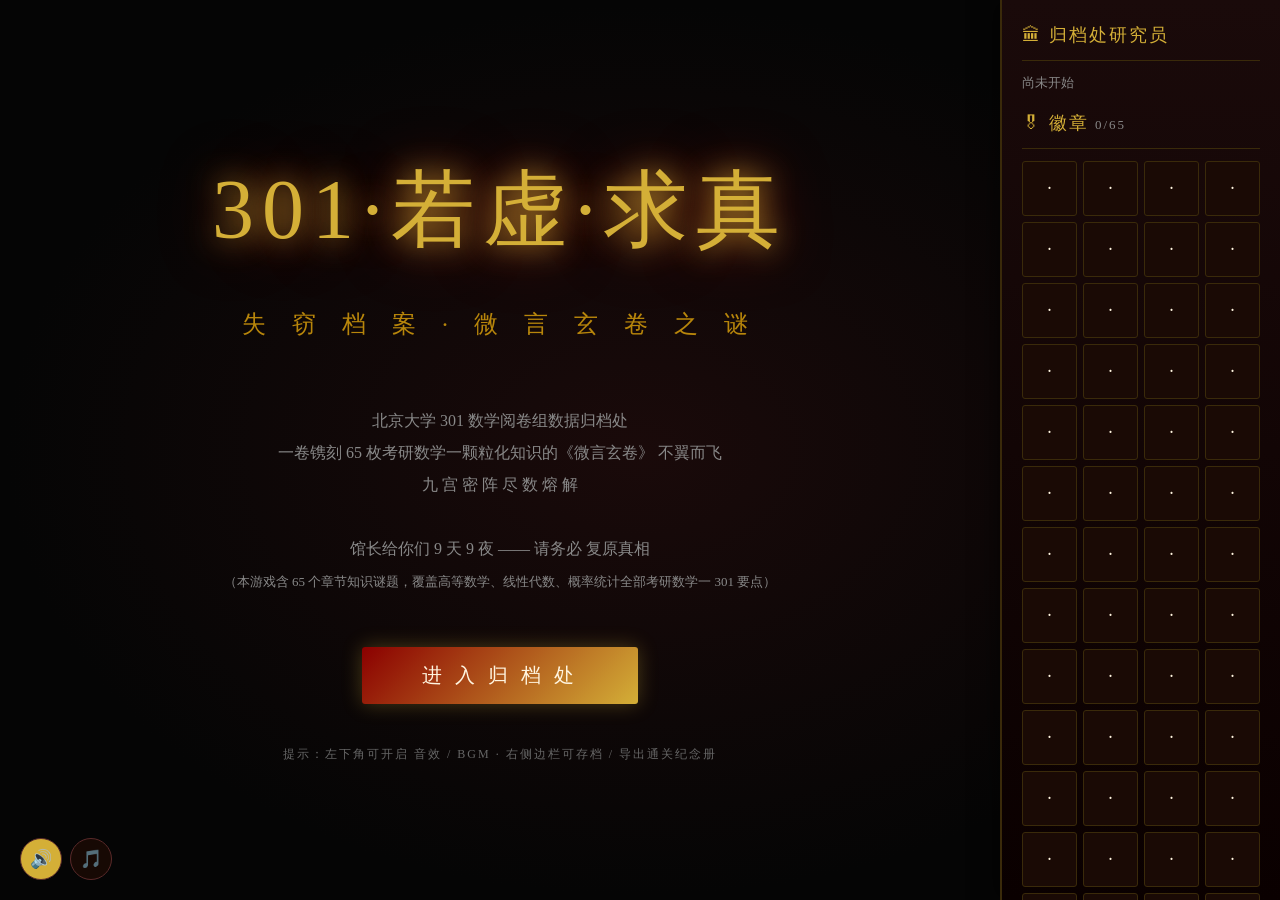
<file: 301剧本杀/301剧本杀.html>
<!DOCTYPE html>
<html lang="zh-CN">
<head>
<meta charset="UTF-8">
<title>301 失窃档案 · 微言玄卷之谜</title>
<style>
*{margin:0;padding:0;box-sizing:border-box}
html,body{height:100%;overflow:hidden;background:#0a0a0a;color:#fff5e0;font-family:"Songti SC","SimSun","STSong",serif;font-size:17px;line-height:1.75}
body{background:radial-gradient(ellipse at center,#1a0a0a 0%,#050505 70%);}
#app{display:flex;height:100vh;position:relative}
#stage{flex:1;padding:30px 40px;overflow-y:auto;position:relative}
#sidebar{width:280px;background:linear-gradient(180deg,#1a0a0a,#0a0000);border-left:2px solid #3a2a0a;padding:20px;overflow-y:auto;box-shadow:-5px 0 20px rgba(0,0,0,.5)}

::-webkit-scrollbar{width:8px}
::-webkit-scrollbar-track{background:#0a0a0a}
::-webkit-scrollbar-thumb{background:#4a3a1a;border-radius:4px}
::-webkit-scrollbar-thumb:hover{background:#6a5a2a}

.title-screen{display:flex;flex-direction:column;align-items:center;justify-content:center;height:100%;text-align:center;animation:fadeIn 2s}
.title-logo{font-size:84px;color:#d4af37;font-family:"STKaiti",serif;text-shadow:0 0 30px #d4af37,0 0 60px #8b0000;letter-spacing:8px;margin-bottom:20px;animation:glowPulse 3s infinite}
.title-sub{font-size:24px;color:#b8860b;letter-spacing:10px;margin-bottom:60px}
.title-desc{font-size:16px;color:#888;max-width:600px;line-height:2;margin-bottom:50px}
.btn-primary{background:linear-gradient(135deg,#8b0000,#d4af37);color:#fff5e0;border:none;padding:15px 60px;font-size:20px;letter-spacing:4px;cursor:pointer;border-radius:3px;font-family:inherit;transition:all .3s;box-shadow:0 0 20px rgba(212,175,55,.3)}
.btn-primary:hover{transform:translateY(-2px);box-shadow:0 0 30px rgba(212,175,55,.6)}
.btn-ghost{background:transparent;color:#d4af37;border:1px solid #d4af37;padding:10px 25px;font-size:15px;cursor:pointer;font-family:inherit;margin:5px;border-radius:2px;transition:all .2s}
.btn-ghost:hover{background:#d4af37;color:#0a0a0a}
.btn-choice{display:block;width:100%;background:rgba(139,0,0,.15);border:1px solid #5a2a2a;color:#fff5e0;padding:12px 20px;margin:8px 0;font-size:16px;cursor:pointer;text-align:left;font-family:inherit;border-radius:3px;transition:all .2s}
.btn-choice:hover{background:rgba(212,175,55,.15);border-color:#d4af37;transform:translateX(5px)}
.btn-choice.selected{background:rgba(212,175,55,.3);border-color:#d4af37;color:#d4af37}

.narration{background:rgba(0,0,0,.5);border-left:3px solid #d4af37;padding:20px 25px;margin:20px 0;font-size:17px;line-height:2;color:#e8d7b0;font-style:italic;animation:slideIn .8s}
.scene-title{font-size:28px;color:#d4af37;font-family:"STKaiti",serif;letter-spacing:4px;margin-bottom:15px;border-bottom:1px solid #3a2a0a;padding-bottom:10px}
.scene-meta{font-size:13px;color:#888;margin-bottom:20px;letter-spacing:2px}

.guardian{background:rgba(139,0,0,.1);border:1px solid #5a2a2a;padding:20px;margin:20px 0;border-radius:5px}
.guardian-header{display:flex;align-items:center;margin-bottom:15px}
.guardian-avatar{font-size:42px;margin-right:15px;filter:drop-shadow(0 0 10px #d4af37)}
.guardian-name{font-size:20px;color:#d4af37;font-family:"STKaiti",serif}
.guardian-speech{color:#fff5e0;font-size:17px;line-height:2;padding:10px 0 10px 55px;position:relative}
.guardian-speech::before{content:"「";color:#d4af37;font-size:32px;position:absolute;left:20px;top:0}
.guardian-speech::after{content:"」";color:#d4af37;font-size:32px;margin-left:5px}

.puzzle{background:rgba(26,15,5,.7);border:2px solid #d4af37;padding:25px;margin:25px 0;border-radius:5px;box-shadow:0 0 30px rgba(212,175,55,.15)}
.puzzle-label{font-size:13px;color:#b8860b;letter-spacing:4px;margin-bottom:10px}
.puzzle-q{font-size:18px;color:#fff5e0;line-height:1.9;margin-bottom:20px}
.puzzle-input{width:100%;background:#0a0505;border:1px solid #5a2a2a;color:#fff5e0;padding:12px 15px;font-size:17px;font-family:inherit;border-radius:3px;outline:none}
.puzzle-input:focus{border-color:#d4af37;box-shadow:0 0 10px rgba(212,175,55,.3)}
.puzzle-hint{font-size:14px;color:#888;margin-top:12px;font-style:italic}
.puzzle-feedback{margin-top:15px;padding:10px 15px;border-radius:3px;font-size:15px;animation:fadeIn .5s}
.pf-wrong{background:rgba(255,48,48,.1);border-left:3px solid #ff3030;color:#ffaaaa}
.pf-right{background:rgba(48,255,48,.1);border-left:3px solid #30ff30;color:#aaffaa}
.pf-hint{background:rgba(212,175,55,.1);border-left:3px solid #d4af37;color:#e8d7b0}

/* ============ teachingMoment · 先理解再答题 ============ */
.teaching{background:linear-gradient(135deg,rgba(10,30,50,.55),rgba(20,40,70,.45));border:1px solid #4a90a4;border-radius:6px;padding:25px 30px;margin:20px 0;position:relative;box-shadow:0 0 25px rgba(74,144,164,.15);animation:slideIn .8s}
.teaching::before{content:"◇";color:#7ec8e3;font-size:22px;position:absolute;top:-14px;left:20px;background:#0a0a0a;padding:0 10px}
.teaching-label{color:#7ec8e3;font-size:13px;letter-spacing:5px;margin-bottom:18px;font-family:"STKaiti",serif}
.teaching-body{color:#e0f4ff;font-size:16.5px;line-height:2.1;white-space:pre-wrap;font-style:normal}
.teaching-core{background:linear-gradient(135deg,#d4af37,#ffe58a);color:#1a0a0a;padding:14px 22px;margin-top:22px;border-radius:4px;font-size:16.5px;font-weight:bold;letter-spacing:2px;text-align:center;font-family:"STKaiti",serif;box-shadow:0 4px 15px rgba(212,175,55,.3)}
.teaching-core::before{content:"✦ ";color:#5a3a0a}
.teaching-core::after{content:" ✦";color:#5a3a0a}
.btn-teaching{background:linear-gradient(135deg,#4a90a4,#7ec8e3);color:#0a1a2a;border:none;padding:13px 40px;font-size:17px;letter-spacing:3px;cursor:pointer;border-radius:3px;font-family:inherit;margin:5px;transition:all .3s;box-shadow:0 0 15px rgba(126,200,227,.25)}
.btn-teaching:hover{transform:translateY(-2px);box-shadow:0 0 25px rgba(126,200,227,.5)}

/* 多空填空 */
.multi-fill-grid{display:grid;grid-template-columns:120px 1fr;gap:10px 15px;align-items:center;margin:15px 0}
.multi-fill-label{color:#d4af37;font-size:15px;text-align:right}
/* 排序 */
.order-list{list-style:none;padding:0;margin:15px 0}
.order-item{background:rgba(26,15,5,.8);border:1px solid #5a2a2a;color:#fff5e0;padding:14px 20px;margin:8px 0;border-radius:3px;cursor:pointer;display:flex;align-items:center;transition:all .2s;user-select:none}
.order-item:hover{background:rgba(139,0,0,.2);border-color:#d4af37}
.order-item.selected{background:rgba(212,175,55,.3);border-color:#d4af37;color:#d4af37}
.order-num{display:inline-block;width:28px;height:28px;border-radius:50%;background:#d4af37;color:#0a0a0a;text-align:center;line-height:28px;font-weight:bold;margin-right:15px;font-family:"STKaiti",serif}
/* 多选 */
.multi-opts{margin:15px 0}
.multi-opt{display:flex;align-items:center;background:rgba(26,15,5,.5);border:1px solid #3a2a0a;padding:12px 18px;margin:6px 0;cursor:pointer;border-radius:3px;transition:all .2s}
.multi-opt:hover{border-color:#d4af37;background:rgba(212,175,55,.1)}
.multi-opt.checked{border-color:#d4af37;background:rgba(212,175,55,.25);color:#fff5e0}
.multi-check{width:20px;height:20px;border:2px solid #5a2a2a;border-radius:3px;margin-right:15px;display:flex;align-items:center;justify-content:center;font-size:14px;color:#d4af37}
.multi-opt.checked .multi-check{background:#d4af37;border-color:#d4af37;color:#0a0a0a}
/* 配对 */
.match-board{display:grid;grid-template-columns:1fr 50px 1fr;gap:10px 15px;align-items:center;margin:15px 0}
.match-col{display:flex;flex-direction:column;gap:8px}
.match-cell{background:rgba(26,15,5,.5);border:1px solid #3a2a0a;padding:10px 15px;cursor:pointer;border-radius:3px;transition:all .2s;text-align:center;font-size:15px;min-height:48px;display:flex;align-items:center;justify-content:center}
.match-cell:hover{border-color:#d4af37;background:rgba(212,175,55,.1)}
.match-cell.active{background:rgba(212,175,55,.35);border-color:#d4af37;color:#d4af37}
.match-cell.paired{border-color:#30ff30;background:rgba(48,255,48,.1)}
.match-arrow{color:#888;text-align:center;font-size:14px}

.sandbox{padding:20px}
.sandbox-title{font-size:32px;color:#d4af37;font-family:"STKaiti",serif;text-align:center;margin-bottom:10px;letter-spacing:4px}
.sandbox-sub{text-align:center;color:#888;margin-bottom:40px}
.zones{display:grid;grid-template-columns:repeat(3,1fr);gap:20px;max-width:900px;margin:0 auto}
.zone{background:linear-gradient(135deg,rgba(139,0,0,.2),rgba(26,10,5,.8));border:1px solid #5a2a2a;padding:25px;border-radius:5px;cursor:pointer;transition:all .3s;text-align:center}
.zone:hover{border-color:#d4af37;transform:translateY(-3px);box-shadow:0 10px 30px rgba(212,175,55,.2)}
.zone.done{background:linear-gradient(135deg,rgba(212,175,55,.3),rgba(139,0,0,.3));border-color:#d4af37}
.zone-icon{font-size:48px;margin-bottom:10px;display:block}
.zone-name{font-size:22px;color:#d4af37;font-family:"STKaiti",serif;margin-bottom:8px}
.zone-npc{font-size:14px;color:#b8860b;margin-bottom:6px}
.zone-progress{font-size:13px;color:#888}

.room-list{max-width:800px;margin:20px auto}
.room-item{background:rgba(26,10,5,.5);border:1px solid #3a2a0a;padding:15px 20px;margin:10px 0;border-radius:3px;cursor:pointer;display:flex;align-items:center;justify-content:space-between;transition:all .2s}
.room-item:hover{border-color:#d4af37;background:rgba(139,0,0,.15)}
.room-item.done{border-color:#d4af37;background:rgba(212,175,55,.1)}
.room-item.locked{opacity:.4;cursor:not-allowed}
.room-label{flex:1}
.room-title-txt{font-size:17px;color:#fff5e0;font-weight:bold}
.room-ch{font-size:13px;color:#888;margin-top:3px}
.room-status{font-size:22px;margin-left:15px}

@keyframes fadeIn{from{opacity:0}to{opacity:1}}
@keyframes slideIn{from{opacity:0;transform:translateX(-20px)}to{opacity:1;transform:translateX(0)}}
@keyframes glowPulse{0%,100%{text-shadow:0 0 30px #d4af37,0 0 60px #8b0000}50%{text-shadow:0 0 50px #d4af37,0 0 90px #8b0000,0 0 100px #d4af37}}
@keyframes shake{0%,100%{transform:translateX(0)}25%{transform:translateX(-5px)}75%{transform:translateX(5px)}}

.shake{animation:shake .4s}
.header-bar{display:flex;justify-content:space-between;align-items:center;margin-bottom:20px;padding-bottom:10px;border-bottom:1px solid #3a2a0a}
.mini-logo{color:#d4af37;font-family:"STKaiti",serif;font-size:18px;letter-spacing:3px}
.progress-bar{display:flex;align-items:center;gap:10px;color:#888;font-size:13px}
.ending-screen{text-align:center;padding:50px;animation:fadeIn 1.5s}
.ending-screen h1{font-size:48px;color:#d4af37;font-family:"STKaiti",serif;letter-spacing:6px;margin-bottom:30px}
.ending-screen p{font-size:17px;line-height:2.2;color:#e8d7b0;max-width:700px;margin:0 auto 30px;text-align:left}
.final-quote{font-size:28px;color:#d4af37;font-family:"STKaiti",serif;text-align:center;margin:40px 0;letter-spacing:4px;text-shadow:0 0 20px #d4af37}
.system-msg{text-align:center;color:#b8860b;font-size:14px;margin:20px 0;letter-spacing:3px;opacity:.7}
.clue-popup{background:linear-gradient(135deg,rgba(139,0,0,.3),rgba(212,175,55,.15));border:1px solid #d4af37;padding:20px;margin:20px 0;border-radius:5px;animation:fadeIn .8s}
.clue-popup-title{color:#d4af37;font-size:15px;letter-spacing:3px;margin-bottom:8px}
.clue-popup-text{color:#fff5e0;font-size:17px;line-height:1.9}
.attempt-counter{font-size:12px;color:#888;margin-top:8px;text-align:right}
.sidebar-title{color:#d4af37;font-family:"STKaiti",serif;font-size:18px;letter-spacing:2px;margin-bottom:12px;border-bottom:1px solid #3a2a0a;padding-bottom:8px}
.badges{display:grid;grid-template-columns:repeat(4,1fr);gap:6px;margin-bottom:25px}
.badge{aspect-ratio:1;background:#1a0a05;border:1px solid #3a2a0a;display:flex;align-items:center;justify-content:center;font-size:18px;border-radius:3px;cursor:help;transition:all .2s}
.badge.earned{background:linear-gradient(135deg,#8b0000,#d4af37);border-color:#d4af37;box-shadow:0 0 10px rgba(212,175,55,.4);color:#fff5e0}
.keys{display:flex;gap:8px;justify-content:center;margin-bottom:25px}
.key{width:40px;height:40px;border:1px solid #3a2a0a;border-radius:50%;display:flex;align-items:center;justify-content:center;font-size:20px;background:#1a0a05;transition:all .3s}
.key.earned{background:linear-gradient(135deg,#d4af37,#b8860b);border-color:#d4af37;box-shadow:0 0 15px rgba(212,175,55,.6)}
.notebook{max-height:250px;overflow-y:auto;background:rgba(0,0,0,.3);padding:12px;border-radius:3px;font-size:13px;line-height:1.7;color:#b8a87a}
.clue-entry{margin-bottom:10px;padding:8px;border-left:2px solid #8b0000;background:rgba(139,0,0,.1)}
.clue-entry-room{font-size:11px;color:#8b0000;letter-spacing:1px}

/* 音效控制浮动 */
.audio-ctrl{position:fixed;left:20px;bottom:20px;z-index:50;display:flex;gap:8px}
.audio-btn{width:42px;height:42px;border-radius:50%;background:rgba(26,10,5,.9);border:1px solid #5a2a2a;color:#d4af37;cursor:pointer;font-size:18px;display:flex;align-items:center;justify-content:center;transition:all .2s}
.audio-btn:hover{border-color:#d4af37;background:rgba(139,0,0,.4)}
.audio-btn.active{background:#d4af37;color:#0a0a0a}

/* PDF 打印样式 */
#print-sheet{display:none}
@media print{
    body,html{height:auto;overflow:visible;background:#fff;color:#000}
    #app,.audio-ctrl{display:none !important}
    #print-sheet{display:block;color:#000;background:#fff;padding:0;font-family:"Songti SC","SimSun",serif;font-size:12pt;line-height:1.8}
    .print-page{page-break-after:always;padding:30mm 20mm;min-height:240mm}
    .print-page:last-child{page-break-after:auto}
    .print-cover-logo{font-size:48pt;color:#8b0000;font-family:"STKaiti",serif;text-align:center;letter-spacing:8pt;margin-top:40mm}
    .print-cover-sub{font-size:16pt;color:#333;text-align:center;letter-spacing:6pt;margin-top:10mm}
    .print-cover-title{font-size:24pt;color:#000;text-align:center;margin-top:60mm;font-family:"STKaiti",serif;letter-spacing:4pt}
    .print-cover-date{text-align:center;color:#666;margin-top:30mm;font-size:12pt}
    .print-cover-ending{text-align:center;font-size:18pt;color:#8b0000;margin-top:20mm;font-family:"STKaiti",serif;letter-spacing:3pt}
    .print-h2{font-size:20pt;color:#8b0000;font-family:"STKaiti",serif;letter-spacing:3pt;border-bottom:2pt solid #d4af37;padding-bottom:4mm;margin-bottom:8mm}
    .print-badge-grid{display:grid;grid-template-columns:repeat(4,1fr);gap:4mm;margin-bottom:10mm}
    .print-badge-item{border:1pt solid #d4af37;padding:3mm;font-size:10pt;text-align:center;background:#fff8e8}
    .print-badge-icon{font-size:16pt;margin-bottom:2mm}
    .print-clue-item{padding:3mm 5mm;margin-bottom:3mm;border-left:3pt solid #8b0000;background:#f9f2e8}
    .print-clue-rid{font-size:9pt;color:#8b0000;margin-bottom:2mm;letter-spacing:2pt}
    .print-quote{font-size:16pt;color:#8b0000;text-align:center;font-family:"STKaiti",serif;margin:15mm 0;letter-spacing:3pt}
    .print-signature{text-align:right;margin-top:30mm;font-size:10pt;color:#666;letter-spacing:2pt}
}

/* ======== Mobile responsive (auto-injected) ======== */
@media (max-width:768px){
  html,body{overflow-y:auto !important;overflow-x:hidden !important;height:auto !important;min-height:100vh;font-size:16px}
  #app{flex-direction:column !important;height:auto !important;min-height:100vh;display:flex}
  #stage{padding:18px 14px !important;overflow:visible !important;min-height:auto;flex:none !important;order:1}
  #sidebar{width:100% !important;max-height:none !important;border-left:none !important;border-top:2px solid #3a2a0a !important;padding:16px 16px 90px 16px !important;box-shadow:none !important;order:2;overflow:visible !important}
  .title-screen{min-height:calc(100vh - 20px);padding:20px 10px}
  .title-logo{font-size:52px !important;letter-spacing:4px !important}
  .title-sub{font-size:16px !important;letter-spacing:6px !important}
  .title-desc{font-size:14px !important;padding:0 8px;line-height:1.9}
  .btn-primary{padding:16px 36px !important;font-size:16px !important;letter-spacing:2px !important;width:auto;max-width:90%}
  .btn-choice{padding:14px 16px !important;font-size:15px !important;text-align:left !important;line-height:1.7 !important}
  .btn-ghost{padding:10px 16px !important;font-size:13px !important}
  .scene-title{font-size:22px !important;letter-spacing:2px !important}
  .scene-meta{font-size:12px !important}
  .narration{padding:14px 16px !important;font-size:15px !important;line-height:1.9 !important;margin:14px 0 !important}
  .guardian{padding:14px !important;margin:14px 0 !important}
  .guardian-avatar{font-size:34px !important;margin-right:12px !important}
  .guardian-name{font-size:16px !important}
  .guardian-speech{font-size:15px !important;padding:6px 0 6px 42px !important;line-height:1.9 !important}
  .guardian-speech::before{font-size:24px !important;left:12px !important}
  .guardian-speech::after{font-size:24px !important}
  .puzzle{padding:16px !important;margin:16px 0 !important}
  .puzzle-q{font-size:16px !important;line-height:1.8 !important;margin-bottom:14px !important}
  .puzzle-input{font-size:16px !important;padding:14px 12px !important}
  .zones{grid-template-columns:1fr 1fr !important;gap:12px !important;max-width:100% !important}
  .zone{padding:16px 10px !important}
  .zone-icon{font-size:36px !important}
  .zone-name{font-size:17px !important}
  .zone-npc{font-size:12px !important}
  .zone-progress{font-size:11px !important}
  .multi-fill-grid{grid-template-columns:1fr !important;gap:6px 0 !important}
  .multi-fill-label{text-align:left !important;font-weight:bold;font-size:14px !important;margin-top:6px}
  .badges{grid-template-columns:repeat(10,1fr) !important;gap:4px !important}
  .badge{font-size:14px !important}
  .keys{gap:6px !important}
  .key{width:34px !important;height:34px !important;font-size:16px !important}
  .match-board{grid-template-columns:1fr 34px 1fr !important;gap:8px !important}
  .match-cell{font-size:13px !important;padding:10px 6px !important;min-height:46px !important}
  .audio-ctrl{left:auto !important;right:10px !important;bottom:10px !important;z-index:100}
  .audio-btn{width:38px !important;height:38px !important;font-size:16px !important}
  .header-bar{flex-direction:row !important;gap:8px !important;flex-wrap:wrap}
  .sandbox-title{font-size:26px !important;letter-spacing:2px !important}
  .sandbox-sub{font-size:13px !important}
  .ending-screen h1{font-size:34px !important;letter-spacing:4px !important}
  .ending-screen p{font-size:15px !important;padding:0 6px}
  .final-quote{font-size:20px !important;letter-spacing:2px !important}
  .room-item{padding:12px 14px !important}
  .room-title-txt{font-size:15px !important}
  .room-ch{font-size:12px !important}
  .room-status{font-size:20px !important}
  .clue-popup{padding:14px !important;margin:14px 0 !important}
  .clue-popup-title{font-size:13px !important}
  .clue-popup-text{font-size:14px !important;line-height:1.8 !important}
  .mini-logo{font-size:14px !important;letter-spacing:2px !important}
  .progress-bar{font-size:11px !important}
  .sidebar-title{font-size:15px !important}
  .notebook{max-height:180px !important}
  .order-item{padding:12px 14px !important;font-size:14px !important}
  .order-num{width:24px !important;height:24px !important;line-height:24px !important;font-size:12px !important}
  .multi-opt{padding:10px 14px !important;font-size:14px !important}
  .multi-check{width:18px !important;height:18px !important}
  /* touch-friendly minimum tap size */
  button, .btn-choice, .room-item, .zone, .order-item, .multi-opt, .match-cell{min-height:44px}
}
@media (max-width:420px){
  .zones{grid-template-columns:1fr !important}
  .title-logo{font-size:42px !important}
  .badges{grid-template-columns:repeat(8,1fr) !important}
}
/* iPhone 安全区域 */
@supports(padding:max(0px)){
  #stage{padding-left:max(14px,env(safe-area-inset-left)) !important;padding-right:max(14px,env(safe-area-inset-right)) !important}
}


/* ======== Follow-up · 🎬 生活场景 ======== */
.followup-box{background:rgba(10,5,5,.55);border:1px dashed #6a5a2a;padding:18px 20px;margin:22px 0;border-radius:4px}
.followup-label{color:#b8860b;font-size:13px;letter-spacing:3px;margin-bottom:14px;font-family:"STKaiti",serif}
.followup-topics{display:flex;flex-wrap:wrap;gap:8px;margin-bottom:10px}
.btn-topic{display:inline-block;background:rgba(20,35,15,.65);border:1px solid #7aaa5a;color:#9aca7a;padding:10px 18px;font-size:13px;cursor:pointer;border-radius:20px;font-family:inherit;transition:all .22s;letter-spacing:1px}
.btn-topic:hover{background:#9aca7a;color:#0a0a0a;border-color:#9aca7a;transform:translateY(-1px)}
.btn-topic.active{background:#9aca7a;color:#0a0a0a;border-color:#9aca7a;box-shadow:0 0 10px rgba(154,202,122,.4)}
.btn-topic:active{transform:scale(.96)}
.followup-display{animation:fadeIn .5s}
.followup-display .guardian{margin-top:14px;border-color:#9aca7a !important;background:rgba(20,35,15,.25) !important}
.followup-display .guardian-name::after{content:" · 生活补白";color:#b8ca7a;font-size:13px;letter-spacing:2px}
@media (max-width:768px){.btn-topic{padding:10px 14px;font-size:12px;letter-spacing:0}.followup-box{padding:14px}}


/* ───── 键盘焦点可视化 (a11y) ───── */
[data-kbd],[role="button"]:not([aria-disabled="true"]){cursor:pointer}
[aria-disabled="true"]{cursor:not-allowed}
[data-kbd]:focus-visible,button:focus-visible,.btn-primary:focus-visible,.btn-ghost:focus-visible,.btn-choice:focus-visible,[role="button"]:focus-visible{outline:2px solid #d4af37;outline-offset:2px;box-shadow:0 0 0 4px rgba(212,175,55,.25)}
</style>
<meta name="viewport" content="width=device-width, initial-scale=1.0, viewport-fit=cover, user-scalable=yes">
<meta name="theme-color" content="#2a5aaa">
<meta name="apple-mobile-web-app-capable" content="yes">
<meta name="apple-mobile-web-app-status-bar-style" content="black-translucent">
<meta name="apple-mobile-web-app-title" content="301 数学">
<meta name="mobile-web-app-capable" content="yes">
<link rel="manifest" href="manifest.json">
<link rel="icon" type="image/svg+xml" href="icon.svg">
<link rel="apple-touch-icon" sizes="192x192" href="icon-192.png">
<link rel="apple-touch-icon" sizes="512x512" href="icon-512.png">
<script src="data/boot.js"></script>
</head>
<body>
<div id="app">
  <div id="stage" role="main" aria-live="polite"></div>
  <div id="sidebar">
    <div class="sidebar-title">🏛 归档处研究员</div>
    <div style="font-size:13px;color:#888;margin-bottom:15px;line-height:1.6" id="progress-info">案件状态：调查中</div>
    <div class="sidebar-title">🎖 徽章 <span id="badge-count" style="font-size:13px;color:#888">0/65</span></div>
    <div class="badges" id="badges" aria-hidden="true"></div>
    <div class="sidebar-title">🗝 主任之钥</div>
    <div class="keys" id="keys" aria-hidden="true"></div>
    <div class="sidebar-title">📖 手账本</div>
    <div class="notebook" id="notebook"><div style="color:#888;font-style:italic;text-align:center;padding:10px">尚未发现线索...</div></div>
    <div style="margin-top:15px">
      <button class="btn-ghost" onclick="saveGame()" style="width:100%">💾 手动存档</button>
      <button class="btn-ghost" onclick="exportPDF()" style="width:100%;margin-top:5px">📄 导出通关纪念册</button>
      <button class="btn-ghost" onclick="resetGame()" style="width:100%;margin-top:5px;color:#ff6666;border-color:#ff6666">🗑 重新开始</button>
    </div>
  </div>
</div>
<div class="audio-ctrl">
  <button class="audio-btn" id="btn-sfx" onclick="toggleSfx()" title="音效开关" aria-label="音效开关">🔊</button>
  <button class="audio-btn" id="btn-bgm" onclick="toggleBgm()" title="BGM 开关" aria-label="背景音乐开关">🎵</button>
</div>

<!-- PDF 打印区 (只在打印时显示) -->
<div id="print-sheet"></div>

<script src="data/rooms.js"></script>
<script src="data/engine.js"></script>
<script src="data/game.js"></script>
<script>
const BGM_TRACKS={
    title:{name:'藏心·求真',tempo:56,loopBeats:16,
        drones:[{n:'A2',v:0.05,t:'sine'},{n:'E3',v:0.035,t:'sine'}],
        melody:[{n:'A4',d:2,v:0.055,t:'triangle'},{n:'C5',d:1,v:0.05,t:'triangle'},{n:'E5',d:1,v:0.05,t:'triangle'},{n:'D5',d:2,v:0.045,t:'triangle'},{n:'C5',d:1,v:0.05,t:'triangle'},{n:'A4',d:1,v:0.055,t:'triangle'},{n:'Gs4',d:2,v:0.04,t:'triangle'},{n:'A4',d:3,v:0.055,t:'triangle'},{n:'REST',d:3,v:0,t:'sine'}]},
    prologue:{name:'密锁熔金之夜',tempo:80,loopBeats:16,
        drones:[{n:'A2',v:0.04,t:'sawtooth'}],
        bass:[{n:'A1',d:2,v:0.055,t:'sine'},{n:'REST',d:2,v:0,t:'sine'},{n:'A1',d:2,v:0.055,t:'sine'},{n:'REST',d:2,v:0,t:'sine'},{n:'A1',d:2,v:0.055,t:'sine'},{n:'REST',d:1,v:0,t:'sine'},{n:'F2',d:1,v:0.05,t:'sine'},{n:'G2',d:1,v:0.05,t:'sine'},{n:'A1',d:1,v:0.055,t:'sine'},{n:'REST',d:2,v:0,t:'sine'}],
        melody:[{n:'REST',d:4,v:0,t:'sine'},{n:'E5',d:2,v:0.04,t:'triangle'},{n:'F5',d:1,v:0.04,t:'triangle'},{n:'E5',d:1,v:0.04,t:'triangle'},{n:'D5',d:2,v:0.035,t:'triangle'},{n:'C5',d:2,v:0.035,t:'triangle'},{n:'B4',d:2,v:0.04,t:'triangle'},{n:'REST',d:2,v:0,t:'sine'}]},
    sandbox:{name:'归档处·全景',tempo:68,loopBeats:16,
        drones:[{n:'C3',v:0.045,t:'sine'},{n:'G3',v:0.03,t:'sine'}],
        melody:[{n:'C5',d:2,v:0.05,t:'triangle'},{n:'D5',d:1,v:0.045,t:'triangle'},{n:'E5',d:1,v:0.045,t:'triangle'},{n:'G5',d:2,v:0.05,t:'triangle'},{n:'A5',d:2,v:0.05,t:'triangle'},{n:'G5',d:1,v:0.04,t:'triangle'},{n:'E5',d:1,v:0.045,t:'triangle'},{n:'D5',d:2,v:0.04,t:'triangle'},{n:'C5',d:4,v:0.055,t:'triangle'}]},
    zone_L:{name:'极限塔·ε 阶梯',tempo:58,loopBeats:16,
        drones:[{n:'A2',v:0.045,t:'sine'},{n:'E3',v:0.03,t:'sine'}],
        melody:[{n:'E5',d:1,v:0.05,t:'triangle'},{n:'D5',d:1,v:0.045,t:'triangle'},{n:'C5',d:1,v:0.045,t:'triangle'},{n:'B4',d:1,v:0.045,t:'triangle'},{n:'A4',d:2,v:0.05,t:'triangle'},{n:'Gs4',d:1,v:0.04,t:'triangle'},{n:'A4',d:1,v:0.045,t:'triangle'},{n:'B4',d:2,v:0.045,t:'triangle'},{n:'A4',d:2,v:0.05,t:'triangle'},{n:'E4',d:4,v:0.04,t:'triangle'}]},
    zone_D:{name:'微分林·流动切线',tempo:64,loopBeats:16,
        drones:[{n:'D3',v:0.04,t:'sine'},{n:'A3',v:0.03,t:'sine'}],
        melody:[{n:'D5',d:1,v:0.05,t:'triangle'},{n:'F5',d:1,v:0.045,t:'triangle'},{n:'A5',d:1,v:0.045,t:'triangle'},{n:'F5',d:1,v:0.045,t:'triangle'},{n:'E5',d:2,v:0.045,t:'triangle'},{n:'D5',d:1,v:0.045,t:'triangle'},{n:'C5',d:1,v:0.04,t:'triangle'},{n:'A4',d:2,v:0.05,t:'triangle'},{n:'D5',d:2,v:0.045,t:'triangle'},{n:'F5',d:2,v:0.05,t:'triangle'},{n:'A5',d:2,v:0.055,t:'triangle'}]},
    zone_I:{name:'积分海·黎曼和潮',tempo:66,loopBeats:16,
        drones:[{n:'G2',v:0.045,t:'sine'},{n:'D3',v:0.03,t:'sine'}],
        melody:[{n:'G4',d:2,v:0.05,t:'triangle'},{n:'B4',d:2,v:0.05,t:'triangle'},{n:'D5',d:2,v:0.05,t:'triangle'},{n:'G5',d:2,v:0.055,t:'triangle'},{n:'F5',d:1,v:0.045,t:'triangle'},{n:'E5',d:1,v:0.045,t:'triangle'},{n:'D5',d:2,v:0.05,t:'triangle'},{n:'B4',d:2,v:0.045,t:'triangle'},{n:'G4',d:2,v:0.05,t:'triangle'}]},
    zone_M:{name:'多元原·空间曲面',tempo:70,loopBeats:16,
        drones:[{n:'F2',v:0.04,t:'sine'},{n:'C3',v:0.03,t:'sine'}],
        melody:[{n:'F4',d:1,v:0.045,t:'triangle'},{n:'A4',d:1,v:0.045,t:'triangle'},{n:'C5',d:2,v:0.05,t:'triangle'},{n:'A4',d:1,v:0.04,t:'triangle'},{n:'G4',d:1,v:0.04,t:'triangle'},{n:'F4',d:2,v:0.045,t:'triangle'},{n:'D4',d:1,v:0.04,t:'triangle'},{n:'F4',d:1,v:0.045,t:'triangle'},{n:'A4',d:2,v:0.05,t:'triangle'},{n:'C5',d:2,v:0.05,t:'triangle'},{n:'F5',d:2,v:0.055,t:'triangle'}]},
    zone_S:{name:'流形界·通量旋涡',tempo:60,loopBeats:16,
        drones:[{n:'E2',v:0.04,t:'sawtooth'},{n:'B2',v:0.025,t:'sine'}],
        melody:[{n:'E4',d:1,v:0.04,t:'triangle'},{n:'G4',d:1,v:0.04,t:'triangle'},{n:'B4',d:1,v:0.045,t:'triangle'},{n:'E5',d:1,v:0.05,t:'triangle'},{n:'G5',d:2,v:0.05,t:'triangle'},{n:'Fs5',d:1,v:0.04,t:'triangle'},{n:'E5',d:1,v:0.04,t:'triangle'},{n:'B4',d:2,v:0.045,t:'triangle'},{n:'E4',d:2,v:0.045,t:'triangle'},{n:'G4',d:2,v:0.04,t:'triangle'},{n:'B4',d:2,v:0.045,t:'triangle'}]},
    zone_O:{name:'方程室·共鸣齐次',tempo:62,loopBeats:16,
        drones:[{n:'C3',v:0.04,t:'sine'},{n:'G3',v:0.025,t:'sine'}],
        melody:[{n:'C5',d:2,v:0.05,t:'triangle'},{n:'Ds5',d:2,v:0.045,t:'triangle'},{n:'G5',d:2,v:0.05,t:'triangle'},{n:'C5',d:2,v:0.05,t:'triangle'},{n:'As4',d:1,v:0.04,t:'triangle'},{n:'G4',d:1,v:0.04,t:'triangle'},{n:'C5',d:2,v:0.05,t:'triangle'},{n:'Ds5',d:2,v:0.045,t:'triangle'},{n:'G5',d:2,v:0.05,t:'triangle'}]},
    zone_R:{name:'级数殿·一致收敛',tempo:76,loopBeats:16,
        drones:[{n:'A2',v:0.035,t:'sine'},{n:'E3',v:0.025,t:'sine'}],
        melody:[{n:'A4',d:1,v:0.045,t:'triangle'},{n:'Cs5',d:1,v:0.045,t:'triangle'},{n:'E5',d:1,v:0.045,t:'triangle'},{n:'A5',d:1,v:0.05,t:'triangle'},{n:'Cs6',d:2,v:0.055,t:'triangle'},{n:'B5',d:1,v:0.045,t:'triangle'},{n:'A5',d:1,v:0.045,t:'triangle'},{n:'E5',d:2,v:0.045,t:'triangle'},{n:'A4',d:2,v:0.05,t:'triangle'},{n:'Cs5',d:2,v:0.045,t:'triangle'},{n:'E5',d:2,v:0.05,t:'triangle'}]},
    zone_A:{name:'矩阵阁·行列进行',tempo:96,loopBeats:16,
        drones:[{n:'C3',v:0.03,t:'sine'}],
        bass:[{n:'C2',d:2,v:0.05,t:'sawtooth'},{n:'G2',d:2,v:0.045,t:'sawtooth'},{n:'C2',d:2,v:0.05,t:'sawtooth'},{n:'G2',d:2,v:0.045,t:'sawtooth'},{n:'F2',d:2,v:0.045,t:'sawtooth'},{n:'C2',d:2,v:0.05,t:'sawtooth'},{n:'G2',d:2,v:0.045,t:'sawtooth'},{n:'C2',d:2,v:0.05,t:'sawtooth'}],
        melody:[{n:'E4',d:1,v:0.045,t:'square'},{n:'G4',d:1,v:0.045,t:'square'},{n:'C5',d:2,v:0.05,t:'square'},{n:'E5',d:2,v:0.045,t:'square'},{n:'D5',d:1,v:0.04,t:'square'},{n:'C5',d:1,v:0.045,t:'square'},{n:'G4',d:2,v:0.04,t:'square'},{n:'C5',d:2,v:0.05,t:'square'},{n:'E5',d:2,v:0.045,t:'square'},{n:'G5',d:2,v:0.05,t:'square'}]},
    zone_P:{name:'玄概园·贝叶斯骰',tempo:92,loopBeats:16,
        drones:[{n:'D3',v:0.03,t:'sine'}],
        bass:[{n:'D2',d:1,v:0.04,t:'sine'},{n:'REST',d:1,v:0,t:'sine'},{n:'A2',d:1,v:0.035,t:'sine'},{n:'REST',d:1,v:0,t:'sine'},{n:'F2',d:1,v:0.04,t:'sine'},{n:'REST',d:1,v:0,t:'sine'},{n:'A2',d:1,v:0.035,t:'sine'},{n:'REST',d:1,v:0,t:'sine'},{n:'D2',d:1,v:0.04,t:'sine'},{n:'REST',d:1,v:0,t:'sine'},{n:'A2',d:1,v:0.035,t:'sine'},{n:'REST',d:1,v:0,t:'sine'},{n:'G2',d:1,v:0.04,t:'sine'},{n:'REST',d:1,v:0,t:'sine'},{n:'D2',d:1,v:0.04,t:'sine'},{n:'REST',d:1,v:0,t:'sine'}],
        melody:[{n:'D5',d:1,v:0.04,t:'square'},{n:'A4',d:1,v:0.04,t:'square'},{n:'F5',d:1,v:0.04,t:'square'},{n:'D5',d:1,v:0.04,t:'square'},{n:'E5',d:1,v:0.04,t:'square'},{n:'A5',d:1,v:0.045,t:'square'},{n:'F5',d:1,v:0.04,t:'square'},{n:'D5',d:1,v:0.04,t:'square'},{n:'A4',d:2,v:0.04,t:'square'},{n:'D5',d:2,v:0.04,t:'square'},{n:'F5',d:2,v:0.04,t:'square'},{n:'A5',d:2,v:0.045,t:'square'}]},
    deduction:{name:'推理厅·拼合真相',tempo:72,loopBeats:16,
        drones:[{n:'B2',v:0.045,t:'sine'},{n:'Fs3',v:0.03,t:'sine'}],
        melody:[{n:'B4',d:1,v:0.05,t:'triangle'},{n:'D5',d:1,v:0.05,t:'triangle'},{n:'Fs5',d:1,v:0.05,t:'triangle'},{n:'A5',d:1,v:0.05,t:'triangle'},{n:'Fs5',d:2,v:0.045,t:'triangle'},{n:'D5',d:2,v:0.045,t:'triangle'},{n:'B4',d:2,v:0.05,t:'triangle'},{n:'REST',d:2,v:0,t:'sine'},{n:'Fs5',d:1,v:0.045,t:'triangle'},{n:'Gs5',d:1,v:0.045,t:'triangle'},{n:'A5',d:2,v:0.05,t:'triangle'}]},
    finale:{name:'终章·重铸玄卷',tempo:60,loopBeats:16,
        drones:[{n:'G2',v:0.05,t:'sine'},{n:'D3',v:0.04,t:'sine'}],
        melody:[{n:'G4',d:2,v:0.055,t:'triangle'},{n:'B4',d:2,v:0.05,t:'triangle'},{n:'D5',d:2,v:0.055,t:'triangle'},{n:'G5',d:2,v:0.06,t:'triangle'},{n:'D5',d:2,v:0.05,t:'triangle'},{n:'B4',d:2,v:0.05,t:'triangle'},{n:'G4',d:2,v:0.055,t:'triangle'},{n:'D4',d:2,v:0.05,t:'triangle'}]},
    ending_A:{name:'守护者·遗憾',tempo:52,loopBeats:16,
        drones:[{n:'A2',v:0.045,t:'sine'},{n:'E3',v:0.03,t:'sine'}],
        melody:[{n:'A4',d:3,v:0.05,t:'triangle'},{n:'G4',d:2,v:0.045,t:'triangle'},{n:'F4',d:3,v:0.04,t:'triangle'},{n:'E4',d:4,v:0.045,t:'triangle'},{n:'D4',d:2,v:0.04,t:'triangle'},{n:'C4',d:2,v:0.04,t:'triangle'}]},
    ending_B:{name:'传火者·光辉 ★',tempo:72,loopBeats:16,
        drones:[{n:'C3',v:0.045,t:'sine'},{n:'G3',v:0.035,t:'sine'}],
        melody:[{n:'C5',d:1,v:0.055,t:'triangle'},{n:'E5',d:1,v:0.055,t:'triangle'},{n:'G5',d:1,v:0.055,t:'triangle'},{n:'C6',d:2,v:0.06,t:'triangle'},{n:'E5',d:1,v:0.05,t:'triangle'},{n:'G5',d:1,v:0.05,t:'triangle'},{n:'A5',d:1,v:0.05,t:'triangle'},{n:'G5',d:2,v:0.05,t:'triangle'},{n:'F5',d:1,v:0.045,t:'triangle'},{n:'E5',d:1,v:0.045,t:'triangle'},{n:'D5',d:1,v:0.045,t:'triangle'},{n:'C5',d:2,v:0.055,t:'triangle'}]},
    ending_C:{name:'辩证者·螺旋',tempo:64,loopBeats:16,
        drones:[{n:'D3',v:0.04,t:'sine'},{n:'A3',v:0.03,t:'sine'}],
        melody:[{n:'D4',d:1,v:0.045,t:'triangle'},{n:'F4',d:1,v:0.045,t:'triangle'},{n:'A4',d:1,v:0.05,t:'triangle'},{n:'C5',d:1,v:0.05,t:'triangle'},{n:'E5',d:2,v:0.055,t:'triangle'},{n:'D5',d:2,v:0.05,t:'triangle'},{n:'A4',d:2,v:0.045,t:'triangle'},{n:'F4',d:2,v:0.04,t:'triangle'},{n:'D4',d:4,v:0.045,t:'triangle'}]}
};

// ============ 游戏状态 ============
let state={stage:'title',currentZone:null,currentRoom:null,badges:[],keys:[],clues:[],visited:{},ending:null,flags:{},startDate:null,puzzleFirstTry:{},deduction:null};

// ============ 65 房间数据 (301 数学一 · 全覆盖) ============

const FOLLOWUPS={
L1:[{topic:`🎬 食堂打饭阿姨的映射`,reply:`"映射"就像食堂打饭阿姨——集合 A（学生）一一对应到集合 B（菜）。单射 = 每人不同菜·满射 = 每种菜都有人要·双射 = 一一对应（学生和菜数量相等）。你从窗口打饭的瞬间就在执行一个函数 f(学生)=菜。`}],
L2:[{topic:`🎬 100 元年利率·结无穷次利息`,reply:`e 是复利的"极限收益"——银行 100 元年利率 100%·一年结一次利息 → 200（翻倍）；一年结 12 次 → 261；结 365 次 → 271.46；结无穷多次 → 271.83 即 100e。e ≈ 2.71828 这个数的本质·是"利滚利"到极限。`}],
L3:[{topic:`🎬 医生给病人的体温判断`,reply:`ε-δ 像医生说"如果病人体温不超 37.5°（ε）·我就让他回家（x₀ 附近 δ 范围内）"。先有"我能接受多大偏差 ε"·再决定"允许病人偏离标准多远 δ"——不是反过来。极限研究的是"趋近"，病人能否到达 37.0° 本身与他是否离家无关。`}],
L4:[{topic:`🎬 健身房 0.1kg 哑铃的"无穷小"`,reply:`举 0.1kg 哑铃·理论上你用了一点力·但对健康人"可忽略"。"无穷小"就是"比 0 多一点但可以按规则忽略的量"。sin x 和 x 是"等价无穷小"——x→0 时两者几乎一样小（x 比 sin x 只多 x³/6·那是更高阶的无穷小）。`}],
L5:[{topic:`🎬 极限像接力赛`,reply:`lim(f+g) = lim f + lim g 就像接力赛——"两个选手分别跑完再加时间"。但有条件：两个选手都得"完赛"（极限存在）·接棒的选手不能"为零"（商法则要求 B≠0）——否则赛制就乱了。`}],
L6:[{topic:`🎬 弧与直线·利滚利`,reply:`lim sin(x)/x = 1 就是为什么小角度下 sin 10°≈10°（弧度制）·工程师天天用。lim (1+1/x)^x = e 是复利·群体增长·放射性衰变的共同底色。一个是"弧与直线在零处无异"·一个是"累乘的极限是指数"。`}],
L7:[{topic:`🎬 你每个月存钱的极限`,reply:`"单调有界数列必有极限"像你每月存钱——只要一直存（单调递增）且没超过银行余额上限（有界）·你迟早会逼近某个数（极限）。不会存到"无穷多"·也不会"掉下来"——这就是单调有界准则。`}],
L8:[{topic:`🎬 地铁扶梯的三种故障`,reply:`正常情况"连续"（脚踩一级就上一级）。故障三种模式：① 扶梯停了但还在（可去间断点·重启即可）；② 扶梯中间缺一段你得跳过去（跳跃间断点）；③ 扶梯到某处直接变成垂直电梯井（第二类无穷间断点）。`}],
D1:[{topic:`🎬 车速表上的 60km/h`,reply:`导数就是"瞬时速度"。你开车看仪表 60km/h——不是"过去 1 小时走了 60km"·而是"如果继续这一瞬速度再开 1 小时会走 60km"。差商 Δy/Δx 是"平均速度"·令 Δx→0 就是"瞬时速度" = 导数。`}],
D2:[{topic:`🎬 车轮位置与速度方向`,reply:`(sin x)' = cos x——想象旋转的车轮·位置是 sin·速度方向是 cos（快了 π/2 相位）。记口诀："三角导三角·指数自相乘·幂次降一阶"。16 个基本公式就像乘法口诀表·躲不过的背。`}],
D3:[{topic:`🎬 班级总分变化的乘积法则`,reply:`(uv)' = u'v + uv'·不是 u'v'！想象 u 是学生数·v 是每人分数——总分的变化 = 人数变化×分数 + 人数×分数变化——两项合成才对。四则里这条最容易错。`}],
D4:[{topic:`🎬 外卖 20 分钟的链式分解`,reply:`你点外卖等 20 分钟——从下单到商家（外层）+ 商家做菜（中层）+ 骑手送达（内层）。总时间对骑手速度的变化率 = 外层对中间 × 中间对内层——这就是 dy/dx = f'(u)·g'(x)·链式法则。`}],
D5:[{topic:`🎬 心电图上的圆方程`,reply:`心电图 x²+y²=1·y 随 x 变化但方程没给"y=..."的显式形式。你把整个方程对 x 求导·y 当成 y(x)——就能解出 dy/dx = -x/y。这就是"隐函数求导"·医学图像和高考物理都在用。`}],
D6:[{topic:`🎬 摩天轮上的 x 和 y`,reply:`摩天轮上你的位置 x=cos t, y=sin t·t 是时间参数。你的速度方向 dy/dx = cos t /(-sin t) = -cot t。参数方程把"空间轨迹"拆成"两个独立的时间函数"·拆完再重新组合速度方向。`}],
D7:[{topic:`🎬 "既是底又是指数"的恐怖组合`,reply:`y=x^x（既是底又是指数）直接硬导死也导不出来。两边取 ln：ln y = x ln x·再求导得 y'/y = ln x + 1·所以 y' = x^x(ln x + 1)。这招叫"对数求导法"——专治"指数爆表"的恐怖组合。`}],
D8:[{topic:`🎬 x^n 求 n 次导剩 n!`,reply:`(x^n) 求 n 阶导 = n!——每次求导降一次幂·带出一个系数。x³ → 3x² → 6x → 6=3!。这是最美的一个递推。Leibniz 高阶乘积公式 (uv)^(n)=ΣC(n,k)u^(n-k)v^(k)·就像帕斯卡三角的应用。`}],
D9:[{topic:`🎬 天气预报估算冷饮销量`,reply:`微分 dy=f'(x)dx——像天气预报说"今天气温上升 1°C（dx=1）·按当前趋势（f'）估计冷饮销量增加 200 杯（dy）"。dy 是对 Δy 的"最佳线性近似"·不完全精确·但误差高阶小。`}],
D10:[{topic:`🎬 跑步必有一瞬站住`,reply:`Rolle：你从 A 跑到 B 再跑回 A·途中一定有一瞬站住（速度=0）。Lagrange：你 A 到 B 平均速度 100km/h·一定有一瞬瞬时速度也是 100km/h。Cauchy：两个运动员相对速度…… 三条定理层层递进·都是"中途必有那一瞬"。`}],
D11:[{topic:`🎬 手机电量的非线性预测`,reply:`手机电量从 80% → 70%·你不会线性预测"10 小时后 -100% = -20%"。Taylor 展开就是"考虑变化率·加速率·加加速率……"拟合得越来越好。sin x ≈ x - x³/6 + x⁵/120 - ... 五大必背（sin/cos/e^x/ln(1+x)/(1+x)^α）。`}],
D12:[{topic:`🎬 考研复习的效率曲线`,reply:`你考研复习效率 f'>0 是"越学越会"（上升）·f'<0 是"学崩了"（下降）·f'=0 是"瓶颈期"（极值点）。必要条件 f'=0·充分条件还要看两侧符号变化或二阶导。`}],
D13:[{topic:`🎬 奶茶店的最优定价`,reply:`奶茶店定价——卖太便宜不赚钱（边界）·卖太贵没人喝（另一边界）·中间某价格销售额最大（极值点）。最值 = 极值候选 + 端点值·逐一比较。这就是微积分在商业里的日常。`}],
D14:[{topic:`🎬 健身房肌肉增长的拐点`,reply:`健身房肌肉增长——一开始快（凹向上·f''>0）·到瓶颈慢（凹向下·f''<0）·中间的转换点就是"拐点"。f''=0 且两侧符号改变不可或缺。`}],
D15:[{topic:`🎬 追求目标的水平渐近线`,reply:`y=1/x 有铅直渐近线 x=0（靠近原点无限高）+ 水平渐近线 y=0（远处压平）。像你追求某个目标——越接近越难（y→∞）·但放远看总归是平的（y→0）——这就是渐近线的生活隐喻。`}],
D16:[{topic:`🎬 高速公路限速与曲率`,reply:`高速公路弯道曲率 K 越大·限速越低（向心力 mv²ρ）。K = |y''|/(1+y'²)^(3/2)·分子是"二阶变化"·分母是"倾斜修正"。考研出题常结合物理背景。`}],
I1:[{topic:`🎬 速度积分成路程`,reply:`积分是导数的"反函数"——知道每秒的速度·求总路程（累加）就是积分。∫ cos x dx = sin x + C——为什么有 C？因为"知道速度·不知道起点"·起点可以是任何值·所以加一个不定常数。`}],
I2:[{topic:`🎬 叫老板预切牛肉的换元`,reply:`换元像"做菜换工具"——牛肉切块太费时·叫老板预切（换 u=x²）一步到位。∫ 2x cos(x²)dx 设 u=x² → du=2x dx → ∫cos u du = sin u + C = sin(x²)+C。高一次元换元高一次效率。`}],
I3:[{topic:`🎬 反对幂指三的 u 选择`,reply:`∫ u dv = uv - ∫ v du·莱布尼茨对乘法法则的逆运用。口诀"反对幂指三"（反三角 / 对数 / 幂 / 指数 / 三角）选 u——"反 is 优先 choose"。真题出现频率：x·sin x 型·x·e^x 型·x·ln x 型。`}],
I4:[{topic:`🎬 拆红包式的部分分式`,reply:`有理函数 P(x)/Q(x) 积分·核心是"部分分式分解"。像拆红包——把一个复杂的数学式拆成 A/(x-a) + B/(x-b) + ... 一堆简单分式·每个都能直接积。考研真题必出。`}],
I5:[{topic:`🎬 100 公里标减起点里程`,reply:`∫_a^b f(x)dx = F(b)-F(a)——Newton-Leibniz 公式。你从 0 点跑到 100 公里标·总路程 = 终点里程 - 起点里程。"微分"求瞬时·"积分"求总和·两者通过 NL 公式互逆——这是微积分的"基本定理"。`}],
I6:[{topic:`🎬 放射性衰变与调和级数`,reply:`∫_1^∞ 1/x^p dx 收敛 ⇔ p>1——这是判别式。物理中放射性元素衰变 ∫_0^∞ e^(-λt)dt = 1/λ 永远收敛；但 ∫_1^∞ 1/x dx = ∞ 发散——就是调和级数的连续版。`}],
I7:[{topic:`🎬 圆盘法算旋转体体积`,reply:`旋转体体积 V = π∫y²dx（圆盘法）——把函数 y=f(x) 绕 x 轴转 360°·每个 x 处切一刀得圆盘面积 πy²·积起来就是体积。考研常考旋转体·弧长·侧面积——都是"微元法"思路。`}],
M1:[{topic:`🎬 月薪 = f(工时,绩效)`,reply:`多元函数 z=f(x,y)——像你月薪 = f(工时,绩效)。一元是线·二元是面·三元是体。视觉上二元函数像"地形图"·(x,y) 位置对应海拔 z。你打开 Excel 做个 SUMIF 就是在调用一个二元函数。`}],
M2:[{topic:`🎬 调音箱的低音旋钮`,reply:`∂z/∂x = "只动 x 不动 y"的变化率。像调音箱的"低音"旋钮·保持"高音"旋钮不动——只看低音旋钮调多少·音量变化多少。y 当常数看待。`}],
M3:[{topic:`🎬 心情 = 工作 × 朋友`,reply:`全微分 dz = f_x dx + f_y dy——像你心情变化 = 工作影响 × 工作变化 + 朋友影响 × 朋友变化。两个因素独立作用叠加起来·就是"总变化的线性近似"。`}],
M4:[{topic:`🎬 变量依赖树`,reply:`z=f(u,v), u=u(x), v=v(x)·dz/dx = f_u·u' + f_v·v'——画"变量依赖树"最清楚。z 依赖 u,v；u,v 都依赖 x——z 对 x 的变化 = "通过 u 路径" + "通过 v 路径"。`}],
M5:[{topic:`🎬 合租房的水电费分摊`,reply:`F(x,y,z)=0 隐含 z=z(x,y)·∂z/∂x = -F_x/F_z（F_z≠0）。像合租水电费 F(小明工资,小红支出,我交房租)=0·你想知道小明加薪 100 你该少交多少·就是隐函数求偏导。`}],
M6:[{topic:`🎬 爬山时的最陡方向`,reply:`梯度 grad f = (f_x, f_y) 指向"函数上升最快的方向"——爬山时你往最陡的方向上·那就是梯度方向。AI 的"梯度下降法"就是反向走梯度（找最低点）——深度学习的灵魂。`}],
M7:[{topic:`🎬 马鞍的两个方向`,reply:`二元函数有"极值"或"鞍点"（像马鞍·一个方向凹一个方向凸）。判别：AC-B²>0 且 A>0 → 极小；AC-B²>0 且 A<0 → 极大；AC-B²<0 → 鞍点。鞍点最反常识·考研最爱考。`}],
M8:[{topic:`🎬 预算 1000 元最大营养`,reply:`你预算 1000 元最大化"饭菜营养值"——没有约束时吃 10000 元最香；有约束就必须"在 1000 元约束下最优"。Lagrange 乘数 λ 就是"每多给 1 元能多换多少营养"的边际收益·考研真题出现率高。`}],
S1:[{topic:`🎬 用小方片铺地面`,reply:`∬_D 1 dσ = D 的面积——用无穷多张 1x1 小方片铺地面·铺满 D 区域数量就是面积。如果每张方片"高"不一样 f(x,y)·总体积就是 ∬_D f dσ——这就是二重积分的物理意义。`}],
S2:[{topic:`🎬 MRI 扫描你全身重量`,reply:`∭_Ω ρ dV——密度 ρ(x,y,z) 分布在立体 Ω 里·全部质量就是积分。MRI 扫描你全身：每个小立方体不同密度（骨骼 / 肌肉 / 脂肪）·总重 = 三重积分。直接对应生活。`}],
S3:[{topic:`🎬 绕池塘跑测面积`,reply:`Green 公式：封闭曲线积分 = 内部二重积分——像你绕池塘跑一圈·测的边界值其实反映了池塘面积的信息。∮Pdx+Qdy = ∬(∂Q/∂x - ∂P/∂y)dA。工程上测地面积就按这公式测边界。`}],
S4:[{topic:`🎬 水管漏水与搅汤旋转`,reply:`Gauss 散度定理：流体流过封闭曲面的总流量 = 内部源的总量·像水管漏出的水等于内部总水压。Stokes 定理：曲面上旋度 = 边界上环流·像你搅一碗汤·碗里旋转的"量"= 碗边上的"流"。`}],
O1:[{topic:`🎬 加速度 = f(速度,位置)`,reply:`y''+2y'+y=0 阶数 = 最高导数阶。像物理中描述"加速度（二阶）= f(速度,位置)"·阶数告诉你这个系统多"复杂"。n 阶 ODE 一般有 n 个自由参数（初始条件）。`}],
O2:[{topic:`🎬 让吵架的两人各回房间`,reply:`y'=f(x)g(y) 叫"可分离变量"——把 y 拨到左边·x 拨到右边·两边独立积分·像让吵架的两人回到各自房间平静。其他类型：线性（加积分因子）·齐次（换元）·Bernoulli（取倒数换元）——各有套路。`}],
O3:[{topic:`🎬 两段下坡独立计算`,reply:`y''=f(x) 型·降阶就是设 y'=p(x)·把二阶变一阶。像你开车上高速·两段下坡独立计算·不一起算更简单。考研高频·记"令 y'=p"套路。`}],
O4:[{topic:`🎬 物理阻尼振动的三种`,reply:`y''+py'+qy=0·特征方程 r²+pr+q=0。根的性质决定解：两实根（e^{r1x} + e^{r2x}）·重根（(C1+C2 x)e^{rx}）·共轭复根（振荡）。物理中的阻尼振动就是这三种情况——过阻尼 / 临界 / 欠阻尼。`}],
O5:[{topic:`🎬 找对象的普适品质 + 定制`,reply:`非齐次 y''+py'+qy=f(x)·通解 = 齐次通解 + 任一特解。像你找对象——齐次通解是"每个人都想要的普适品质"·特解是"为当前这个人定制的调整"。"叠加原理"一直在。`}],
O6:[{topic:`🎬 欧拉的 10 行代数`,reply:`x²y''+pxy'+qy=0——Euler 方程。代入 x=e^t 后化为常系数线性方程。欧拉解决这类问题时只用了 10 行代数——天才的转换·把"变系数"变成"常系数"。`}],
R1:[{topic:`🎬 巴塞尔问题 π²/6`,reply:`∑ 1/n² = π²/6（巴塞尔问题·欧拉解决）收敛·很美；∑ 1/n（调和级数）发散——"1/1 + 1/2 + 1/3 + ..."看起来越加越小·但加到无穷就是无穷大。这是"p-级数"p>1 收敛·p≤1 发散的分水岭。`}],
R2:[{topic:`🎬 Wi-Fi 信号强度的收敛半径`,reply:`幂级数 ∑ a_n x^n 有"收敛半径 R"——像 Wi-Fi 信号·R 之内满格·R 之外失联·R 的边界看运气（端点单独判）。R = 1 / lim |a_{n+1}/a_n|。`}],
R3:[{topic:`🎬 MP3 压缩的秘密`,reply:`任何周期信号都能拆成"正弦波 + 余弦波"的和——这就是 Fourier 级数。你手机 MP3 压缩·就是用 Fourier 变换把声音拆成一堆 sin/cos·扔掉人耳听不到的高频·压缩 90% 体积。`}],
A1:[{topic:`🎬 平行四边形的面积`,reply:`2 阶行列式 |a b; c d| = ad-bc——几何意义是向量 (a,c) 和 (b,d) 张成的平行四边形面积。3 阶对应"平行六面体体积"。|A|=0 = 体积为零 = 向量共面 = 矩阵退化。`}],
A2:[{topic:`🎬 缺齿的钥匙开不了门`,reply:`方阵 A 可逆 ⇔ |A|≠0——像你有一把钥匙·必须不缺齿（非零行列式）才能开门。|A|=0 相当于钥匙缺了一块——开不了。逆矩阵 A^(-1) 的几何意义是"反向变换"。`}],
A3:[{topic:`🎬 一个向量能被其他拼出来`,reply:`线性相关 ⇔ 存在不全为零的 k 使 k₁α₁+…+kₛαₛ=0——就是"一个向量可以被其他几个向量加权拼出来"。考研必考：秩 < 向量个数 ⇒ 相关·秩 = 向量个数 ⇒ 无关。`}],
A4:[{topic:`🎬 方程数不能超过未知数`,reply:`Ax=b 有解 ⇔ r(A) = r(A,b)——系数矩阵秩 = 增广矩阵秩。像"方程数不能超过未知数"·秩不等就矛盾（无解）。考研真题一半以上涉及这个判别式。`}],
A5:[{topic:`🎬 Photoshop 放大 2 倍的特征向量`,reply:`Aα = λα（α≠0）——λ 是矩阵 A 的"伸缩因子"·α 是"被 A 拉伸不改方向的特殊向量"。像 PS 放大 2 倍·不管选哪个点都按 2 倍缩放——λ=2·图片整体就是 A 的特征向量。`}],
A6:[{topic:`🎬 碗·倒碗·马鞍`,reply:`二次型 x^T A x——A 实对称阵·特征值全正 ⇒ 正定（图形像碗·最低点在原点）·全负 ⇒ 负定（倒碗）·有正有负 ⇒ 不定（马鞍）。物理中能量函数多为正定——找极小即系统平衡态。`}],
P1:[{topic:`🎬 想奶茶或咖啡的容斥`,reply:`P(A∪B) = P(A)+P(B)-P(AB)——你想吃奶茶或咖啡的概率 = 想奶茶 + 想咖啡 - 两个都想。直接加会重复计算"两个都想"·所以减一次。容斥原理——三事件公式有 7 项。`}],
P2:[{topic:`🎬 身高·考研分数·误差的归宿`,reply:`连续型（正态 / 均匀 / 指数）有概率密度·离散型（二项 / 泊松 / 几何）有概率质量。正态分布是"中心极限定理的归宿"——几乎所有自然现象（身高·考研分数·误差）都趋于正态。`}],
P3:[{topic:`🎬 成绩 × 1.5 + 10 的期望方差`,reply:`E(aX+b) = aE(X)+b——期望线性（平移 + 放大）。D(aX+b) = a²D(X)——方差不线性·多一个平方。像你成绩 × 1.5 + 10·平均分也 × 1.5 + 10·但标准差 × 1.5（不变的 10 消失了）。`}],
P4:[{topic:`🎬 扔骰子 10 次 vs 1000 次`,reply:`扔骰子 10 次均值 3.5·差得远；扔 1000 次均值非常接近 3.5（大数定律·频率稳定）。再说"标准化的样本均值"·n 越大越接近 N(0,1) 正态（中心极限）。所有统计学的基石。`}],
P5:[{topic:`🎬 从 1 亿人里抽 1000 人`,reply:`你在 1 亿人总体里随机抽 1000 人（样本）·研究样本均值 X̄·它的分布 X̄ ~ N(μ, σ²/n) 近似正态。考研必背"采样五大分布"——X̄/S²/卡方/t/F。`}],
P6:[{topic:`🎬 朋友闷闷不乐最可能的原因`,reply:`最大似然（MLE）原理：使当前观察到的样本出现概率最大的参数。像你看到朋友闷闷不乐·最可能的原因是"和女朋友吵架"而不是"飞机失事"——选"最可能解释数据"的参数。`}],
P7:[{topic:`🎬 宁可错放不可冤枉`,reply:`假设检验像法庭审判——H₀："被告无罪"（保守假设）。第一类错误（弃真）=无罪却被判·第二类错误（取伪）=有罪却被放。α 是"宁可错放不可冤枉"的容忍度·真题 α=0.05 是默认。`}]
};
// ============ 存档标识 (behaviour in data/game.js) ============
const SAVE_SUBJECT='301';

// ============ 渲染路由 ============
function renderStage(){
    const s=state.stage;
    if(s==='title') renderTitle();
    else if(s==='prologue') renderPrologue();
    else if(s==='sandbox') renderSandbox();
    else if(s==='zone') renderZone();
    else if(s==='room') renderRoom();
    else if(s==='deduction') renderDeduction();
    else if(s==='finale') renderFinale();
    else if(s==='ending') renderEnding();
    applyBgm();
}

function renderTitle(){
    document.getElementById('stage').innerHTML=`
    <div class="title-screen">
        <div class="title-logo">301·若虚·求真</div>
        <div class="title-sub">失 窃 档 案 · 微 言 玄 卷 之 谜</div>
        <div class="title-desc">
        北京大学 301 数学阅卷组数据归档处<br>
        一卷镌刻 65 枚考研数学一颗粒化知识的《微言玄卷》 不翼而飞<br>
        九 宫 密 阵 尽 数 熔 解<br><br>
        馆长给你们 9 天 9 夜 —— 请务必 复原真相<br>
        <span style="color:#888;font-size:13px">（本游戏含 65 个章节知识谜题，覆盖高等数学、线性代数、概率统计全部考研数学一 301 要点）</span>
        </div>
        <button class="btn-primary" onclick="startGame()">进 入 归 档 处</button>
        ${hasSave()?'<div style="margin-top:20px"><button class="btn-ghost" onclick="continueGame()">继续上次进度</button></div>':''}
        <div style="margin-top:40px;color:#666;font-size:12px;letter-spacing:2px">
        提示：左下角可开启 音效 / BGM · 右侧边栏可存档 / 导出通关纪念册
        </div>
    </div>`;
}

function startGame(){
    state.stage='prologue';state.flags.prologueStep=0;
    if(!state.startDate) state.startDate=new Date().toISOString();
    sfxDing();renderStage();
}
function continueGame(){if(loadGame()){renderStage();renderSidebar()}}

const PROLOGUE=[
    {emoji:'🌌',n:'旁白',speech:'2028 年 9 月 7 日 · 凌晨 4:07。北京大学南二平房最深处，301 数学阅卷组数据归档处。地下三层"玄阵室"——九宫密阵失效之夜。'},
    {emoji:'🔔',n:'旁白',speech:'值班门卫老赵听见一声金石脆响。提灯下楼——九枚玉钥如熔银散落地面，门却还锁着。推门而入，石匣空了。镌刻 65 枚知识节点的微言玄卷——不翼而飞。'},
    {emoji:'∮',n:'极限·老柯',speech:'"取定正数 ε>0。无论 ε 多小，这九枚玉钥都不该同时熔解。此事必有一个 δ。"'},
    {emoji:'📜',n:'微分·老莱',speech:'"dx dy——让我们拆开看：此事有瞬时因，也有累积果。我更关心，是谁写下了那一笔 d。"'},
    {emoji:'∫',n:'积分·老黎',speech:'"任取分划 P。真相，是每一块 ΔP 的上下和之差——只要极限存在，就能逼近。"'},
    {emoji:'🧭',n:'多元·老拉',speech:'"对每一位嫌疑人做一次偏导——然后相加。拉格朗日乘数告诉我们：约束下的极值，不在常识里。"'},
    {emoji:'🔆',n:'流形·老高',speech:'"散度 = 内部之源。通量 = 穿过边界的流。门锁的通量不为零——这屋里出过事。"'},
    {emoji:'🌀',n:'方程·老欧',speech:'"这是一个边值问题。初值：4:07。边界：九宫之阵。未知：y(t)——玄卷轨迹。"'},
    {emoji:'∑',n:'级数·老魏',speech:'"一致收敛——这个词要说清楚。今夜所有的迷雾，都在 N 足够大之后收敛到同一真相。"'},
    {emoji:'🧮',n:'矩阵·老凯',speech:'"把九位主任写成行向量 [a₁…a₉]。玉钥是 9×9 矩阵 A。A x = 0 的非零解——就是凶手。"'},
    {emoji:'🎲',n:'概率·老叶',speech:'"先验：人人都有嫌疑。似然：证据是条件概率。后验，要你们用贝叶斯公式算。"'},
    {emoji:'👨‍🏫',n:'馆长·陈若虚',speech:'"研究员们，我给你们 9 天 9 夜。归档处共分 9 大展区，每区一位主任守护。不得强迫 NPC 交代；每到一处留下徽章；终章之门只对集齐 65 枚徽章者开启。若 9 天未复原玄卷——秋季 301 阅卷体系瘫痪一季。"'},
    {emoji:'📓',n:'旁白',speech:'（馆长递来一本"研究员手账本"，封面烫金四字"若虚·求真"。翻到末页，有行非馆长笔迹：「馆长也可能说谎。请你们，带着怀疑，出发。」）'}
];

function renderPrologue(){
    const step=state.flags.prologueStep||0;
    if(step>=PROLOGUE.length){state.stage='sandbox';saveGame(true);renderStage();return}
    const p=PROLOGUE[step];
    document.getElementById('stage').innerHTML=`
    <div class="header-bar">
        <div class="mini-logo">序幕 · 密锁熔金之夜</div>
        <div class="progress-bar">${step+1}/${PROLOGUE.length}</div>
    </div>
    <div class="guardian">
        <div class="guardian-header">
            <div class="guardian-avatar">${p.emoji}</div>
            <div class="guardian-name">${p.n}</div>
        </div>
        <div class="guardian-speech">${p.speech}</div>
    </div>
    <div style="text-align:center;margin-top:40px">
        <button class="btn-primary" onclick="prologueNext()">${step<PROLOGUE.length-1?'继 续':'进 入 沙 盒'}</button>
    </div>`;
}
function prologueNext(){state.flags.prologueStep++;sfxSelect();renderStage()}

function renderSandbox(){
    const completedZones=Object.keys(ZONES).filter(z=>{
        const n=ZONES[z].count;let done=0;
        for(let i=1;i<=n;i++) if(state.visited[z+i]) done++;
        return done===n;
    });
    const allDone=completedZones.length===9;
    document.getElementById('stage').innerHTML=`
    <div class="header-bar">
        <div class="mini-logo">沙 盒 · 5 大 展 区</div>
        <div class="progress-bar">第 ${Math.min(completedZones.length+1,9)} 幕 / 9</div>
    </div>
    <div class="sandbox">
        <div class="sandbox-title">归档处 · 全景地图</div>
        <div class="sandbox-sub">选择任意展区进入 · 收集 65 枚徽章 · 解锁终章</div>
        <div class="zones">
            ${Object.keys(ZONES).map(z=>{
                const zn=ZONES[z];let done=0;
                for(let i=1;i<=zn.count;i++) if(state.visited[z+i]) done++;
                const cls=done===zn.count?'zone done':'zone';
                return `<div class="${cls}" role="button" tabindex="0" data-kbd onclick="enterZone('${z}')" aria-label="进入 ${zn.name} 展区，${done}/${zn.count} 徽章">
                    <span class="zone-icon">${zn.icon}</span>
                    <div class="zone-name">${zn.name}</div>
                    <div class="zone-npc">${zn.npc}</div>
                    <div class="zone-progress">${zn.mod} · ${done}/${zn.count} 徽章</div>
                </div>`;
            }).join('')}
        </div>
        ${allDone?`<div style="text-align:center;margin-top:50px;animation:glowPulse 2s infinite">
            ${state.deduction?`<button class="btn-primary" onclick="enterFinale()" style="font-size:22px;padding:18px 70px">☆ 终 章 · 馆 长 密 室 ☆</button>
            <div style="margin-top:15px;color:#d4af37;font-size:14px;letter-spacing:3px">推理厅已定稿 · 评级 ${computeGrade().rankLabel} · 馆长等你揭晓真相</div>`:`<button class="btn-primary" onclick="enterDeduction()" style="font-size:22px;padding:18px 70px">☆ 推 理 厅 · 拼 合 真 相 ☆</button>
            <div style="margin-top:15px;color:#d4af37;font-size:14px;letter-spacing:3px">65 徽章集齐 · 9 把主任之钥在手 · 先凭手账本回答 9 问，再进终章</div>`}
        </div>`:`<div class="system-msg">⚜ 剩余 ${9-completedZones.length} 大展区未通关 ⚜</div>`}
    </div>`;
}

function enterZone(z){state.currentZone=z;state.stage='zone';sfxSelect();renderStage()}

function renderZone(){
    const z=state.currentZone;const zn=ZONES[z];
    const rooms=[];
    for(let i=1;i<=zn.count;i++){
        const rid=z+i;const r=ROOMS[rid];
        const done=!!state.visited[rid];
        const prevDone=i===1||state.visited[z+(i-1)];
        rooms.push({rid,r,done,locked:!prevDone&&!done});
    }
    const allDone=rooms.every(x=>x.done);
    document.getElementById('stage').innerHTML=`
    <div class="header-bar">
        <div class="mini-logo">${zn.icon} ${zn.name} · ${zn.npc}</div>
        <button class="btn-ghost" onclick="state.stage='sandbox';renderStage()">← 返回沙盒</button>
    </div>
    <div class="sandbox-sub">${zn.mod} · 共 ${zn.count} 房间 · 按顺序解锁</div>
    <div class="room-list">
        ${rooms.map(x=>{
            const cls=x.done?'room-item done':(x.locked?'room-item locked':'room-item');
            const handler=x.locked?'':`onclick="enterRoom('${x.rid}')"`;
            const status=x.done?'✓':(x.locked?'🔒':'→');
            const aria=`${x.rid} ${x.r.title}，${x.done?'已完成':(x.locked?'未解锁':'未完成')}`;
            return `<div class="${cls}" role="button" tabindex="${x.locked?-1:0}" ${x.locked?'aria-disabled="true"':'data-kbd'} ${handler} aria-label="${aria}">
                <div class="room-label">
                    <div class="room-title-txt">${x.rid} · ${x.r.title}</div>
                    <div class="room-ch">${x.r.ch}</div>
                </div>
                <div class="room-status" aria-hidden="true">${status}</div>
            </div>`;
        }).join('')}
    </div>
    ${allDone?`<div style="text-align:center;margin-top:30px">
        <div class="clue-popup">
            <div class="clue-popup-title">★ ${zn.name} 已通关</div>
            <div class="clue-popup-text">你获得了 <strong style="color:#d4af37">${zn.key}</strong> —— 这是打开终章重铸炉的 5 把钥匙之一。</div>
        </div>
    </div>`:''}`;
}

function enterRoom(rid){
    state.currentRoom=rid;state.stage='room';
    state.flags.attempts=0;state.flags.roomStep='intro';
    state.flags.puzzleState={};
    sfxSelect();renderStage();
}

function renderRoom(){
    const rid=state.currentRoom;const r=ROOMS[rid];const step=state.flags.roomStep;
    const zn=ZONES[r.zone];
    let content='';
    if(step==='intro'){
        const hasTeach=!!r.teachingMoment;
        content=`
        <div class="scene-title">${r.title}</div>
        <div class="scene-meta">${zn.name} · ${r.ch}</div>
        <div class="narration">${r.scene}</div>
        <div class="guardian">
            <div class="guardian-header">
                <div class="guardian-avatar">${r.guardian.emoji}</div>
                <div class="guardian-name">${r.guardian.name}</div>
            </div>
            <div class="guardian-speech">${r.guardian.speech}</div>
        </div>
        <div style="text-align:center;margin-top:30px">
            ${hasTeach?`<button class="btn-teaching" onclick="roomNext('learn')">先 · 听 我 讲 这 个 知 识 点</button><br><button class="btn-ghost" style="margin-top:10px" onclick="roomNext('puzzle')">（直接挑战）</button>`:`<button class="btn-primary" onclick="roomNext('puzzle')">接 受 试 炼</button>`}
        </div>`;
    }else if(step==='learn'){
        const tm=r.teachingMoment;
        const bodyHtml=tm.body.replace(/\n/g,'<br>');
        content=`
        <div class="scene-title">${r.title} · 先 · 沉 浸</div>
        <div class="scene-meta">${zn.name} · ${r.ch}</div>
        <div class="teaching">
            <div class="teaching-label">◇ 先 感 受 一 下 这 个 知 识 点 在 说 什 么 ◇</div>
            <div class="teaching-body">${bodyHtml}</div>
            ${tm.core?`<div class="teaching-core">${tm.core}</div>`:''}
        </div>
        <div style="text-align:center;margin-top:30px">
            <button class="btn-primary" onclick="roomNext('puzzle')">现 在 · 我 理 解 了 → 接 受 试 炼</button>
        </div>`;
    }else if(step==='puzzle'){
        content=renderPuzzle(r);
    }else if(step==='after'){
        content=`
        <div class="scene-title">${r.title} · 真 相</div>
        <div class="narration">${r.after}</div>
        <div class="clue-popup">
            <div class="clue-popup-title">✦ 获得徽章</div>
            <div class="clue-popup-text">🎖 <strong style="color:#d4af37">${r.badge}</strong> 已收入手账本。</div>
        </div>
        ${r.clue?`<div class="clue-popup">
            <div class="clue-popup-title">✧ 线索发现</div>
            <div class="clue-popup-text">${r.clue}</div>
        </div>`:''}
        <div style="text-align:center;margin-top:30px">
            <button class="btn-primary" onclick="leaveRoom()">离 开 · 返 回 ${zn.name}</button>
        </div>`;
    }
    document.getElementById('stage').innerHTML=`
    <div class="header-bar">
        <div class="mini-logo">${zn.icon} ${rid} · ${r.title}</div>
        <button class="btn-ghost" onclick="state.stage='zone';renderStage()">← 返回 ${zn.name}</button>
    </div>
    ${content}`;
}

function roomNext(next){state.flags.roomStep=next;state.flags.puzzleState={};renderStage()}

// ============ 谜题渲染 (支持 5 种类型) ============
function renderPuzzle(r){
    const p=r.puzzle;
    const attempts=state.flags.attempts||0;
    let ui='';
    if(p.type==='fill'){
        ui=`
        <div class="puzzle-q">${p.q.replace(/\n/g,'<br>')}</div>
        <input type="text" class="puzzle-input" id="user-answer" placeholder="输入你的答案..." onkeydown="if(event.key==='Enter')submitFill()">
        ${p.hint?`<div class="puzzle-hint">💡 提示：${p.hint}</div>`:''}
        <div style="margin-top:15px;text-align:right">
            <button class="btn-ghost" onclick="submitFill()">提 交 答 案</button>
        </div>`;
    }else if(p.type==='choice'){
        ui=`
        <div class="puzzle-q">${p.q.replace(/\n/g,'<br>')}</div>
        <div>${p.options.map((o,i)=>`<button class="btn-choice" onclick="submitChoice(${i})">${String.fromCharCode(65+i)}. ${o}</button>`).join('')}</div>
        ${p.hint?`<div class="puzzle-hint">💡 提示：${p.hint}</div>`:''}`;
    }else if(p.type==='multifill'){
        const vals=state.flags.puzzleState.vals||p.fields.map(()=>'');
        ui=`
        <div class="puzzle-q">${p.q.replace(/\n/g,'<br>')}</div>
        <div class="multi-fill-grid">
            ${p.fields.map((f,i)=>`
                <div class="multi-fill-label">${f.label}</div>
                <input type="text" class="puzzle-input" id="mf-${i}" value="${vals[i]}" placeholder="...">
            `).join('')}
        </div>
        ${p.hint?`<div class="puzzle-hint">💡 提示：${p.hint}</div>`:''}
        <div style="margin-top:15px;text-align:right">
            <button class="btn-ghost" onclick="submitMultifill()">提 交 答 案</button>
        </div>`;
    }else if(p.type==='multi'){
        if(!state.flags.puzzleState.sel) state.flags.puzzleState.sel=[];
        const sel=state.flags.puzzleState.sel;
        ui=`
        <div class="puzzle-q">${p.q.replace(/\n/g,'<br>')}</div>
        <div class="multi-opts">
            ${p.options.map((o,i)=>`
                <div class="multi-opt ${sel.includes(i)?'checked':''}" onclick="toggleMulti(${i})">
                    <div class="multi-check">${sel.includes(i)?'✓':''}</div>
                    <div>${o}</div>
                </div>
            `).join('')}
        </div>
        ${p.hint?`<div class="puzzle-hint">💡 提示：${p.hint}</div>`:''}
        <div style="margin-top:15px;text-align:right">
            <button class="btn-ghost" onclick="submitMulti()">提 交 答 案 (已选 ${sel.length} 项)</button>
        </div>`;
    }else if(p.type==='order'){
        if(!state.flags.puzzleState.order){
            // 初始化为乱序
            const n=p.items.length;
            const arr=Array.from({length:n},(_,i)=>i);
            for(let i=arr.length-1;i>0;i--){const j=Math.floor(Math.random()*(i+1));[arr[i],arr[j]]=[arr[j],arr[i]]}
            // 确保不是正序
            if(arr.every((v,i)=>v===i)) {[arr[0],arr[1]]=[arr[1],arr[0]]}
            state.flags.puzzleState.order=arr;
            state.flags.puzzleState.sel=-1;
        }
        const order=state.flags.puzzleState.order;
        const selIdx=state.flags.puzzleState.sel;
        ui=`
        <div class="puzzle-q">${p.q.replace(/\n/g,'<br>')}</div>
        <div style="color:#888;font-size:14px;margin-bottom:10px">💡 点击两项可交换位置（第一次点击选中，第二次点击交换）</div>
        <ul class="order-list">
            ${order.map((itemIdx,pos)=>`
                <li class="order-item ${selIdx===pos?'selected':''}" onclick="orderClick(${pos})">
                    <span class="order-num">${pos+1}</span>
                    <span>${p.items[itemIdx]}</span>
                </li>
            `).join('')}
        </ul>
        ${p.hint?`<div class="puzzle-hint">💡 提示：${p.hint}</div>`:''}
        <div style="margin-top:15px;text-align:right">
            <button class="btn-ghost" onclick="submitOrder()">提 交 答 案</button>
        </div>`;
    }else if(p.type==='match'){
        if(!state.flags.puzzleState.pairs){
            state.flags.puzzleState.pairs=[];
            state.flags.puzzleState.activeL=-1;
            // 右侧乱序
            const n=p.right.length;const arr=Array.from({length:n},(_,i)=>i);
            for(let i=arr.length-1;i>0;i--){const j=Math.floor(Math.random()*(i+1));[arr[i],arr[j]]=[arr[j],arr[i]]}
            state.flags.puzzleState.rightOrder=arr;
        }
        const ps=state.flags.puzzleState.pairs;
        const actL=state.flags.puzzleState.activeL;
        const rOrd=state.flags.puzzleState.rightOrder;
        const leftUsed=ps.map(x=>x[0]);
        const rightUsed=ps.map(x=>x[1]);
        ui=`
        <div class="puzzle-q">${p.q.replace(/\n/g,'<br>')}</div>
        <div style="color:#888;font-size:14px;margin-bottom:10px">💡 依次点击左侧一项和右侧一项进行配对（已配对的项不可重复选择）</div>
        <div class="match-board">
            <div class="match-col">
                ${p.left.map((t,i)=>{
                    let cls='match-cell';
                    if(leftUsed.includes(i))cls+=' paired';
                    else if(actL===i)cls+=' active';
                    return `<div class="${cls}" onclick="matchClickL(${i})">${t}</div>`;
                }).join('')}
            </div>
            <div class="match-col" style="gap:8px;justify-content:space-around">
                ${p.left.map((_,i)=>{
                    const paired=ps.find(x=>x[0]===i);
                    return `<div style="height:48px;display:flex;align-items:center;justify-content:center;color:#d4af37;font-size:18px">${paired?'↔':'—'}</div>`;
                }).join('')}
            </div>
            <div class="match-col">
                ${rOrd.map(i=>{
                    const t=p.right[i];
                    let cls='match-cell';
                    if(rightUsed.includes(i))cls+=' paired';
                    return `<div class="${cls}" onclick="matchClickR(${i})">${t}</div>`;
                }).join('')}
            </div>
        </div>
        ${p.hint?`<div class="puzzle-hint">💡 提示：${p.hint}</div>`:''}
        <div style="margin-top:15px;text-align:right">
            <button class="btn-ghost" onclick="resetMatch()" style="color:#ff6666;border-color:#ff6666">清 空</button>
            <button class="btn-ghost" onclick="submitMatch()">提 交 (${ps.length}/${p.left.length})</button>
        </div>`;
    }
    return `
    <div class="scene-title">${r.title} · 试 炼</div>
    <div class="scene-meta">${ZONES[r.zone].name} · ${r.ch}</div>
    <div class="puzzle">
        <div class="puzzle-label">◆ 机 关 谜 题</div>
        ${ui}
        <div class="attempt-counter">已尝试 ${attempts}/3</div>
        <div id="puzzle-fb"></div>
    </div>`;
}

// ============ 各类谜题提交 ============
function submitFill(){
    const inp=document.getElementById('user-answer');const v=inp.value.trim();
    if(!v)return;sfxClick();
    const r=ROOMS[state.currentRoom];const ok=checkFill(r.puzzle,v);
    handleResult(ok,r.puzzle.a[0]);
}
function submitChoice(idx){
    sfxClick();const r=ROOMS[state.currentRoom];const ok=idx===r.puzzle.correct;
    const ans=String.fromCharCode(65+r.puzzle.correct)+'. '+r.puzzle.options[r.puzzle.correct];
    handleResult(ok,ans);
}
function submitMultifill(){
    sfxClick();const r=ROOMS[state.currentRoom];const p=r.puzzle;
    const vals=p.fields.map((f,i)=>document.getElementById('mf-'+i).value.trim());
    state.flags.puzzleState.vals=vals;
    let allOk=true;
    for(let i=0;i<p.fields.length;i++){
        const u=normalize(vals[i]);
        const ok=p.fields[i].a.some(a=>{const na=normalize(a);return na===u||u.indexOf(na)>=0||(na.indexOf(u)>=0&&u.length>=1)});
        if(!ok){allOk=false;break}
    }
    const refAns=p.fields.map(f=>f.a[0]).join(' / ');
    handleResult(allOk,refAns);
}
function toggleMulti(i){
    sfxClick();
    if(!state.flags.puzzleState.sel) state.flags.puzzleState.sel=[];
    const s=state.flags.puzzleState.sel;
    const k=s.indexOf(i);
    if(k>=0) s.splice(k,1); else s.push(i);
    renderStage();
}
function submitMulti(){
    sfxClick();const r=ROOMS[state.currentRoom];const p=r.puzzle;
    const sel=state.flags.puzzleState.sel||[];
    const correct=p.correct.slice().sort((a,b)=>a-b);
    const userSel=sel.slice().sort((a,b)=>a-b);
    const ok=correct.length===userSel.length&&correct.every((v,i)=>v===userSel[i]);
    const refAns=correct.map(i=>p.options[i]).join('、');
    handleResult(ok,refAns);
}
function orderClick(pos){
    sfxClick();
    const ps=state.flags.puzzleState;
    if(ps.sel===-1||ps.sel===undefined){ps.sel=pos}
    else if(ps.sel===pos){ps.sel=-1}
    else{
        const a=ps.order;[a[ps.sel],a[pos]]=[a[pos],a[ps.sel]];
        ps.sel=-1;
    }
    renderStage();
}
function submitOrder(){
    sfxClick();const r=ROOMS[state.currentRoom];const p=r.puzzle;
    const order=state.flags.puzzleState.order;
    const ok=order.every((v,i)=>v===p.correct[i]);
    const refAns=p.correct.map(i=>p.items[i]).join(' → ');
    handleResult(ok,refAns);
}
function matchClickL(i){
    sfxClick();const ps=state.flags.puzzleState;
    if(ps.pairs.some(x=>x[0]===i))return;
    ps.activeL=(ps.activeL===i?-1:i);renderStage();
}
function matchClickR(i){
    sfxClick();const ps=state.flags.puzzleState;
    if(ps.pairs.some(x=>x[1]===i))return;
    if(ps.activeL<0){showToast('请先点击左侧一项');return}
    ps.pairs.push([ps.activeL,i]);ps.activeL=-1;renderStage();
}
function resetMatch(){
    state.flags.puzzleState.pairs=[];state.flags.puzzleState.activeL=-1;renderStage();
}
function submitMatch(){
    sfxClick();const r=ROOMS[state.currentRoom];const p=r.puzzle;
    const ps=state.flags.puzzleState.pairs||[];
    if(ps.length!==p.left.length){showToast('请完成所有配对');return}
    const mk=ps.slice().sort((a,b)=>a[0]-b[0]);
    const ck=p.pairs.slice().sort((a,b)=>a[0]-b[0]);
    const ok=mk.every((x,i)=>x[0]===ck[i][0]&&x[1]===ck[i][1]);
    const refAns=p.pairs.map(x=>`${p.left[x[0]]} ↔ ${p.right[x[1]]}`).join('；');
    handleResult(ok,refAns);
}

function handleResult(ok,refAns){
    state.flags.attempts=(state.flags.attempts||0)+1;
    const fb=document.getElementById('puzzle-fb');
    if(!fb)return;
    if(ok){
        sfxCorrect();
        if(state.flags.attempts===1 && !state.visited[state.currentRoom]){
            state.puzzleFirstTry[state.currentRoom]=true;
        }
        fb.innerHTML=`<div class="puzzle-feedback pf-right">✓ 回答正确！守护灵向你颔首。${state.flags.attempts===1?'<br><span style="color:#d4af37">★ 首答即中 · 加分</span>':''}</div>`;
        setTimeout(()=>awardRoom(),1300);
    }else if(state.flags.attempts>=3){
        sfxWrong();
        fb.innerHTML=`<div class="puzzle-feedback pf-hint">⚠ 三次已竭尽。参考答案：<strong>${refAns}</strong>。守护灵叹息——此次暂且放你们一马。</div>`;
        setTimeout(()=>awardRoom(),2800);
    }else{
        sfxWrong();
        fb.innerHTML=`<div class="puzzle-feedback pf-wrong shake">✗ 答案不符。再想想。(剩余 ${3-state.flags.attempts} 次)</div>`;
    }
}

function awardRoom(){
    const rid=state.currentRoom;
    if(!state.visited[rid]){
        state.visited[rid]=true;state.badges.push(rid);
        if(ROOMS[rid].clue) state.clues.push({rid,text:ROOMS[rid].clue});
        sfxBadge();
    }
    state.flags.roomStep='after';
    saveGame(true);renderStage();renderSidebar();
}

function leaveRoom(){
    const rid=state.currentRoom;const z=ROOMS[rid].zone;
    const zn=ZONES[z];let done=0;
    for(let i=1;i<=zn.count;i++) if(state.visited[z+i]) done++;
    if(done===zn.count&&!state.keys.includes(z)){
        state.keys.push(z);
        showToast(`🗝 获得主任之钥：${zn.key}`);sfxBadge();
    }
    state.stage='zone';saveGame(true);renderStage();renderSidebar();
}

// ============ 推理厅 · 9 问 + 评级系统 ============
const DEDUCTION_QS=[
    {id:'q1_truth',q:'综合所有线索，微言玄卷的真实去向是？',type:'choice',
        options:[
            '被外人盗走，真凶尚未查明',
            '被馆长单独私藏于玄阵室暗格',
            '被 9 位主任合力"解卷重塑"，化为 65 枚知识徽章',
            '仍在玄阵石匣内，只是以虚数形式存在'
        ],correct:2,
        refClues:['S2（三维球面散度>0）','A4（矩阵阵眼 Ax=0）','I5（黎曼 1854 同意）']},
    {id:'q2_mastermind',q:'这场"解卷重塑"方案的主谋是？',type:'choice',
        options:['极限·老柯','微分·老莱','积分·老黎','多元·老拉','流形·老高','方程·老欧','级数·老魏','矩阵·老凯','概率·老叶','馆长·陈若虚'],
        correct:9,
        refClues:['A4（阵眼主谋索引）','A5（主特征值 λ=馆长）','P4（大数回响墙 P≈1）']},
    {id:'q3_dissent',q:'密会中唯一投"反对"票的主任是？',type:'choice',
        options:['极限·老柯','微分·老莱','积分·老黎','多元·老拉','流形·老高','方程·老欧','级数·老魏','矩阵·老凯','概率·老叶'],
        correct:0,
        refClues:['L6（老柯便签："最严谨·从不妥协"）','ε-δ 严谨派永不妥协']},
    {id:'q4_abstain',q:'密会中投"弃权"票的主任是？',type:'choice',
        options:['极限·老柯','微分·老莱','积分·老黎','多元·老拉','流形·老高','方程·老欧','级数·老魏','矩阵·老凯','概率·老叶'],
        correct:1,
        refClues:['D7（老莱夹条："在发明与流传之间·弃权"）']},
    {id:'q5_supporters',q:'密会中投"赞成"票的七位主任是？（多选 7 项）',type:'multi',
        options:['极限·老柯','微分·老莱','积分·老黎','多元·老拉','流形·老高','方程·老欧','级数·老魏','矩阵·老凯','概率·老叶'],
        correct:[2,3,4,5,6,7,8],
        refClues:['I5 老黎·M7 老拉·S4 老高·O4 老欧·R1 老魏·A-区 老凯·P6 老叶 各自彩蛋']},
    {id:'q6_date',q:'密会召开的确切日期？（任意格式均可，如 2025.3.14 或 2025 年 3 月 14 日）',type:'fill',
        a:['2025.3.14','2025年3月14日','20250314','2025-3-14','2025/3/14','3.14','3月14日','π日','pi日','314'],
        refClues:['L8（门前石刻 C·0314）','D1（密会记要日期）']},
    {id:'q7_why_date',q:'为什么偏偏选定那一天召开密会？',type:'choice',
        options:[
            '是馆长陈若虚的入职纪念日',
            '国际数学日（π 日）——象征"知识属于全人类"',
            '阅卷系统例行维护窗口期',
            '当日北京有日偏食，利于行动隐蔽'
        ],correct:1,
        refClues:['π日国际宣言（UNESCO 2019 决议）']},
    {id:'q8_temperature',q:'九宫密阵熔化温度 1854°C 的真正象征意义是？',type:'choice',
        options:[
            '九枚玉钥合金的物理熔点',
            '黎曼 1854 年就职报告——现代几何学的开端',
            '馆长陈若虚的员工工号后四位',
            '归档处防火温度上限'
        ],correct:1,
        refClues:['I5（黎曼和隐文 1854°C·几何元年）']},
    {id:'q9_motive',q:'整场"失窃"事件的真实动机是？',type:'choice',
        options:[
            '馆长想永久占有玄卷',
            '阻止阅卷组继承人争夺权威',
            '让玄卷从"青铜符文"走进"学生的每一张草稿纸"，实现普惠与代际传承',
            '报复 27 年前的老馆长严苛制度'
        ],correct:2,
        refClues:['馆长独白（终章）','S4（散度外泄·知识外流）','P6（MLE·让知识被看见）']}
];

function enterDeduction(){
    state.stage='deduction';
    if(!state.flags.dedAns) state.flags.dedAns={};
    sfxDoor();renderStage();
}

function renderDeduction(){
    if(state.deduction){renderDeductionReview();return}
    if(!state.flags.dedAns) state.flags.dedAns={};
    const ans=state.flags.dedAns;
    const allAnswered=DEDUCTION_QS.every(q=>{
        const a=ans[q.id];
        if(q.type==='multi') return Array.isArray(a)&&a.length>0;
        if(q.type==='fill') return typeof a==='string'&&a.trim().length>0;
        return a!==undefined&&a!==null&&a!==-1;
    });
    const blocks=DEDUCTION_QS.map((q,idx)=>{
        let body='';
        if(q.type==='choice'){
            body=q.options.map((o,i)=>`<button class="btn-choice ${ans[q.id]===i?'selected':''}" onclick="dedPick('${q.id}',${i})">${String.fromCharCode(65+i)}. ${o}</button>`).join('');
        }else if(q.type==='multi'){
            const sel=ans[q.id]||[];
            body=`<div class="multi-opts">${q.options.map((o,i)=>`
                <div class="multi-opt ${sel.includes(i)?'checked':''}" onclick="dedToggle('${q.id}',${i})">
                    <div class="multi-check">${sel.includes(i)?'✓':''}</div>
                    <div>${o}</div>
                </div>`).join('')}</div>`;
        }else if(q.type==='fill'){
            body=`<input type="text" class="puzzle-input" value="${(ans[q.id]||'').replace(/"/g,'&quot;')}" placeholder="输入答案..." onchange="dedFill('${q.id}',this.value)" onblur="dedFill('${q.id}',this.value)">`;
        }
        const refs=q.refClues.map(c=>`<span style="display:inline-block;background:rgba(212,175,55,.15);border:1px solid #5a4a1a;color:#d4af37;padding:2px 8px;margin:2px;border-radius:2px;font-size:12px">${c}</span>`).join('');
        return `<div class="puzzle" style="margin:20px 0">
            <div class="puzzle-label">◆ 推 理 题 ${idx+1} / ${DEDUCTION_QS.length}</div>
            <div class="puzzle-q">${q.q}</div>
            ${body}
            <div style="margin-top:12px;font-size:13px;color:#888">🔗 相关线索：${refs}</div>
        </div>`;
    }).join('');
    document.getElementById('stage').innerHTML=`
    <div class="header-bar">
        <div class="mini-logo">☗ 推 理 厅 · 拼 合 真 相</div>
        <button class="btn-ghost" onclick="state.stage='sandbox';renderStage()">← 返回沙盒</button>
    </div>
    <div class="scene-title">推理厅 · 9 问定真相</div>
    <div class="narration">
        九大展区之下，一间穹顶高耸的密室——圆墙上投影着你们走过的 65 房剪影。
        馆长陈若虚的声音从四面传来：<br><br>
        「研究员们，进终章前，我需要你们独立拼合真相。<br>
        这 9 道题，都是你们手账本里的线索能直接或间接回答的。<br>
        不必追求满分——但尽你所能。<br>
        定稿之后，我才会见你们。」
    </div>
    <div style="background:rgba(139,0,0,.15);border:1px solid #5a2a2a;padding:15px 20px;margin:20px 0;border-radius:3px;font-size:14px;color:#e8d7b0">
        💡 <strong style="color:#d4af37">答题规则</strong>：可来回修改答案，直到点击「定稿」——定稿后将锁定并进入终章。正确率计入最终评级。<br>
        📖 手账本（右侧边栏）中的所有线索均可自由查阅。
    </div>
    ${blocks}
    <div style="text-align:center;margin-top:40px;padding:25px;background:rgba(212,175,55,.1);border:1px solid #d4af37;border-radius:5px">
        <div style="color:#d4af37;font-size:14px;letter-spacing:3px;margin-bottom:15px">进度：已答 ${Object.keys(ans).filter(k=>{const v=ans[k];if(Array.isArray(v))return v.length>0;return v!==undefined&&v!==null&&v!==''}).length} / ${DEDUCTION_QS.length} 题</div>
        <button class="btn-primary" onclick="submitDeduction()" ${allAnswered?'':'disabled style="opacity:.4;cursor:not-allowed"'}>
            ${allAnswered?'🔒 定稿 · 进入终章':'请先完成全部 9 题'}
        </button>
    </div>`;
}

function dedPick(qid,idx){
    sfxClick();
    if(!state.flags.dedAns) state.flags.dedAns={};
    state.flags.dedAns[qid]=idx;renderStage();
}
function dedToggle(qid,idx){
    sfxClick();
    if(!state.flags.dedAns) state.flags.dedAns={};
    if(!Array.isArray(state.flags.dedAns[qid])) state.flags.dedAns[qid]=[];
    const arr=state.flags.dedAns[qid];const k=arr.indexOf(idx);
    if(k>=0) arr.splice(k,1); else arr.push(idx);
    renderStage();
}
function dedFill(qid,v){
    if(!state.flags.dedAns) state.flags.dedAns={};
    state.flags.dedAns[qid]=v;
}

function submitDeduction(){
    const ans=state.flags.dedAns||{};
    const results=DEDUCTION_QS.map(q=>{
        const a=ans[q.id];let ok=false;let userText='';let refText='';
        if(q.type==='choice'){
            ok=(a===q.correct);
            userText=(a!==undefined&&a>=0)?q.options[a]:'（未作答）';
            refText=q.options[q.correct];
        }else if(q.type==='multi'){
            const userSel=(Array.isArray(a)?a:[]).slice().sort((x,y)=>x-y);
            const cor=q.correct.slice().sort((x,y)=>x-y);
            ok=userSel.length===cor.length&&userSel.every((v,i)=>v===cor[i]);
            userText=userSel.length?userSel.map(i=>q.options[i]).join('、'):'（未作答）';
            refText=cor.map(i=>q.options[i]).join('、');
        }else if(q.type==='fill'){
            const u=normalize(a);
            ok=u.length>0&&q.a.some(x=>{const nx=normalize(x);return nx===u||u.indexOf(nx)>=0||(nx.indexOf(u)>=0&&u.length>=3)});
            userText=(a||'').trim()||'（未作答）';
            refText=q.a[0];
        }
        return {id:q.id,q:q.q,ok,userText,refText};
    });
    const correctCount=results.filter(r=>r.ok).length;
    state.deduction={answers:ans,results,correctCount,total:DEDUCTION_QS.length,submittedAt:new Date().toISOString()};
    sfxBadge();saveGame(true);renderSidebar();
    // 先展示推理回顾页，再进终章
    state.flags.dedReviewShown=true;
    renderDeductionReview();
}

function renderDeductionReview(){
    const d=state.deduction;
    const grade=computeGrade();
    const items=d.results.map((r,i)=>`
        <div style="background:rgba(26,10,5,.5);border:1px solid ${r.ok?'#30ff30':'#ff6666'};border-left:4px solid ${r.ok?'#30ff30':'#ff6666'};padding:15px 20px;margin:10px 0;border-radius:3px">
            <div style="color:${r.ok?'#aaffaa':'#ffaaaa'};font-size:13px;letter-spacing:2px;margin-bottom:6px">${r.ok?'✓ 正确':'✗ 错误'} · 推理题 ${i+1}</div>
            <div style="color:#fff5e0;font-size:15px;margin-bottom:8px">${r.q}</div>
            <div style="font-size:13px;color:#b8a87a">你的答案：<span style="color:${r.ok?'#d4af37':'#ff9090'}">${r.userText}</span></div>
            ${r.ok?'':`<div style="font-size:13px;color:#888;margin-top:4px">参考答案：<span style="color:#d4af37">${r.refText}</span></div>`}
        </div>`).join('');
    document.getElementById('stage').innerHTML=`
    <div class="header-bar">
        <div class="mini-logo">☗ 推理厅 · 定 稿 审 阅</div>
        <div class="progress-bar">得分 ${d.correctCount}/${d.total}</div>
    </div>
    <div class="scene-title">推理回顾 · ${d.correctCount} / ${d.total} 命中</div>
    <div class="narration">
        馆长陈若虚走出阴影，手中一本册页缓缓翻页——正是你们定稿的答卷。<br>
        她不置可否地一笑：「拼得如何，自己看。」
    </div>
    ${items}
    <div class="clue-popup" style="text-align:center;margin-top:30px">
        <div class="clue-popup-title">★ 综合评级（推理 60% + 谜题首答率 30% + 线索 10%）</div>
        <div style="color:#d4af37;font-size:36px;font-family:'STKaiti',serif;letter-spacing:6px;margin:15px 0">${grade.rankLabel}</div>
        <div style="color:#e8d7b0;font-size:14px;line-height:1.8">
            推理：${d.correctCount}/${d.total}（${grade.deductionPts.toFixed(1)}/60）<br>
            谜题首答率：${grade.firstTryCount}/65（${grade.firstTryPts.toFixed(1)}/30）<br>
            线索收集：${grade.clueCount}/${grade.clueTotal}（${grade.cluePts.toFixed(1)}/10）<br>
            <strong style="color:#d4af37">总分 ${grade.total.toFixed(1)} / 100</strong>
        </div>
    </div>
    <div style="text-align:center;margin-top:30px">
        <button class="btn-primary" onclick="enterFinale()" style="font-size:20px;padding:16px 60px">☆ 进 入 终 章 · 馆 长 密 室 ☆</button>
    </div>`;
}

function computeGrade(){
    const total44=65;
    const firstTryCount=Object.keys(state.puzzleFirstTry||{}).length;
    const firstTryPts=(firstTryCount/total44)*30;
    let clueTotal=0;Object.keys(ROOMS).forEach(rid=>{if(ROOMS[rid].clue)clueTotal++});
    const clueCount=(state.clues||[]).length;
    const cluePts=clueTotal?(clueCount/clueTotal)*10:0;
    const d=state.deduction;
    const deductionPts=d?(d.correctCount/d.total)*60:0;
    const total=firstTryPts+cluePts+deductionPts;
    let rank,rankLabel,rankDesc;
    if(total>=90){rank='S';rankLabel='特等研究员';rankDesc='真相侦破·知识归位·拟颁发印刷版玄卷周边。'}
    else if(total>=75){rank='A';rankLabel='一等研究员';rankDesc='推理精密·知识扎实·可进入 301 阅卷组实习名单。'}
    else if(total>=60){rank='B';rankLabel='二等研究员';rankDesc='主线已通·细节待补·建议二刷时政专题。'}
    else if(total>=45){rank='C';rankLabel='三等研究员';rankDesc='真相探到边缘·若干关键线索未串联。'}
    else{rank='D';rankLabel='返聘见习';rankDesc='建议结合手账本线索回炉再战。下届考研季再见。'}
    return {total,rank,rankLabel,rankDesc,firstTryCount,firstTryPts,clueCount,clueTotal,cluePts,deductionPts};
}


function askFollowup(idx){
    const rid=state.currentRoom;const r=ROOMS[rid];
    const fus=(typeof FOLLOWUPS!=='undefined'&&FOLLOWUPS[rid])||[];const fu=fus[idx];if(!fu)return;
    if(typeof sfxSelect==='function')sfxSelect();
    document.querySelectorAll('.btn-topic').forEach((b,i)=>b.classList.toggle('active',i===idx));
    const div=document.getElementById('followup-display');
    div.innerHTML=`<div class="guardian">
        <div class="guardian-header">
            <div class="guardian-avatar">${r.guardian.emoji}</div>
            <div class="guardian-name">${r.guardian.name}</div>
        </div>
        <div class="guardian-speech">${fu.reply}</div>
    </div>`;
}

function enterFinale(){state.stage='finale';state.flags.finaleStep=0;sfxDoor();renderStage()}

const FINALE=[
    {emoji:'🚪',n:'旁白',speech:'B3F 最深处，一扇镌刻九宫阵的石门。门上 65 个凹槽、9 个玉钥孔。你们依次嵌入 65 徽章、9 把钥匙——九宫归位，石门自行开启，一束金光冲天。'},
    {emoji:'🏛',n:'旁白',speech:'密室古今交融——左侧竹简经卷，右侧全息公式投影，中央一座圆形重铸炉。馆长陈若虚立于炉旁，月白长衫，眼亮不冷。'},
    {emoji:'👨‍🏫',n:'馆长陈若虚',speech:'欢迎。你们走完了 65 房。我等了 9 天 9 夜——也等了 27 年。'},
    {emoji:'👨‍🏫',n:'馆长陈若虚',speech:'27 年前的 2001 年，我入职 301 阅卷组，第一份工作是抄录微言玄卷。抄了三年。我问老馆长："这卷给谁？" 他说："给阅卷组。" 我问："那考生呢？" 他说："考生看不见。"'},
    {emoji:'👨‍🏫',n:'馆长陈若虚',speech:'从那天起我下定决心——当我成为馆长那天，我要让玄卷被看见。不是偷偷看——是光明正大地"散落到每个学子的草稿纸里"。这就是"解卷重塑"方案的由来。'},
    {emoji:'👨‍🏫',n:'馆长陈若虚',speech:'我说服了老莱（他弃权）、老黎（懂 1854°C 是几何之钥）、老拉/老高/老欧/老魏/老凯/老叶（他们皆同意）。只有老柯反对——因为他"ε-δ 严谨派"不容妥协。但他没阻止——用反证法说服了自己："若严谨只为锁住知识，严谨本身就该被否定。"'},
    {emoji:'🔘',n:'馆长陈若虚',speech:'现在——65 枚徽章已集齐。请按下重铸按钮，选择玄卷的未来。'}
];

function renderFinale(){
    const step=state.flags.finaleStep||0;
    if(step<FINALE.length){
        const p=FINALE[step];
        document.getElementById('stage').innerHTML=`
        <div class="header-bar">
            <div class="mini-logo">✦ 终章 · 馆长密室 ✦</div>
            <div class="progress-bar">${step+1}/${FINALE.length}</div>
        </div>
        <div class="guardian">
            <div class="guardian-header">
                <div class="guardian-avatar">${p.emoji}</div>
                <div class="guardian-name">${p.n}</div>
            </div>
            <div class="guardian-speech">${p.speech}</div>
        </div>
        <div style="text-align:center;margin-top:40px">
            <button class="btn-primary" onclick="finaleNext()">${step<FINALE.length-1?'继 续':'作 出 抉 择'}</button>
        </div>`;
    }else{
        document.getElementById('stage').innerHTML=`
        <div class="header-bar">
            <div class="mini-logo">✦ 终章 · 最后抉择 ✦</div>
        </div>
        <div class="scene-title">玄卷的未来，由你们决定</div>
        <div class="narration">重铸炉上三个按钮。你们沉默良久——然后伸手。</div>
        <div style="margin:40px 0">
            <button class="btn-choice" onclick="chooseEnding('A')" style="background:rgba(139,0,0,.2);padding:20px">
                <strong style="color:#d4af37;font-size:18px">按钮 A · 复原派</strong><br>
                <span style="color:#e8d7b0">重铸成新金箔玄卷，原封不动放回金柜——维持权威，守住传统。</span>
            </button>
            <button class="btn-choice" onclick="chooseEnding('B')" style="background:rgba(212,175,55,.2);padding:20px">
                <strong style="color:#d4af37;font-size:18px">按钮 B · 普惠派</strong><br>
                <span style="color:#e8d7b0">让 65 枚徽章化为无数副本，分发给 301 阅卷组所有阅卷员与考研学子——彻底普惠，知识回归求学者。</span>
            </button>
            <button class="btn-choice" onclick="chooseEnding('C')" style="background:linear-gradient(135deg,rgba(139,0,0,.2),rgba(212,175,55,.2));padding:20px">
                <strong style="color:#d4af37;font-size:18px">按钮 C · 折中派</strong><br>
                <span style="color:#e8d7b0">铸成一枚拇指大的"红玺"（金印），每年由一位新研究员继承；同时释放副本——权威与普惠双轨。</span>
            </button>
        </div>`;
    }
}
function finaleNext(){state.flags.finaleStep++;sfxSelect();renderStage()}
function chooseEnding(e){state.ending=e;state.stage='ending';sfxDoor();saveGame(true);renderStage()}

function renderEnding(){
    const e=state.ending;
    const endings={
        A:{t:'结局 A · 守护者',c:`玄卷重铸完成，原封不动放回石匣。9 位主任眼中闪过失望与理解交织的复杂神色。<br><br>馆长轻叹："你们让它——又回去了。也许你们没准备好。没关系，再等下一届。"<br><br>你们获得"守护者"称号。密室灯光一盏一盏熄灭——馆长消失了。<br><br>石匣依旧锁着。微言玄卷依旧是青铜符文。<br><br>走出归档处，雨停了。未名湖被晨光照亮，但你们心里隐隐不安——这阵密阵，是否只是在等待下一次被熔化？`,q:'玄卷藏于石匣，等待下一次解构。'},
        B:{t:'结局 B · 传火者',c:`微言玄卷化为竹简之尘与光，散向四面八方。65 枚徽章各自进入你们的手账本——每一页都显出青金色的公式。<br><br>馆长陈若虚露出你们见过的第一个笑："你们——做了我 27 年前想做而没做的事。从今天起，玄卷不再属于石匣，属于每一个翻开它的人。"<br><br>他走到你们中间，问："谁愿意接任下一任馆长？"<br><br>你们沉默，看彼此。最年轻的那位研究员，轻轻举起了手。<br><br>馆长把青铜符文的最后一片碎屑，放进那位研究员的手心——碎屑融入皮肤，消失不见。<br><br>雨停了。未名湖晨光铺满你们的肩。你们翻开手账本，看见多了一行字——是你们自己的笔迹，却不记得写过：`,q:'玄卷在我这里。我就是玄卷。',best:true},
        C:{t:'结局 C · 辩证者',c:`玄卷铸成一枚拇指大的玄玺——同时向外流出 301 份副本，发向归档处所有藏室。<br><br>馆长温和："你们选了一条最难的路——既要有权威的核心，也要有普惠的枝叶。这就像一个收敛级数：主项集中，余项散布——和则收敛于一个值。"<br><br>他向你们深深一鞠躬——9 位主任也同步鞠躬。<br><br>玄玺被锁进一座微型石匣，但石匣的钥匙每年轮换到下一代研究员手中。副本则在 301 阅卷组所有教员之间流转——每人每年轮读一章，写一份解题心得。<br><br>收敛与发散同时存在。<br><br>雨停了。你们离开归档处，心里明白——这就是数学最朴素的样子：核心与枝叶同时存在，它们在级数里按 n 收敛。`,q:'权威与普惠，级数收敛。'}
    };
    const end=endings[e];
    const grade=computeGrade();
    document.getElementById('stage').innerHTML=`
    <div class="ending-screen">
        <h1>${end.t}</h1>
        <p>${end.c}</p>
        <div class="final-quote">「${end.q}」</div>
        ${end.best?`<div style="color:#d4af37;text-align:center;font-size:15px;letter-spacing:4px;margin-bottom:30px">★ 制作组推荐结局 ★</div>`:''}
        <div class="clue-popup" style="max-width:640px;margin:30px auto;text-align:center">
            <div class="clue-popup-title">★ 结业评级 · 阅 卷 组 归 档 处</div>
            <div style="color:#d4af37;font-size:42px;font-family:'STKaiti',serif;letter-spacing:8px;margin:20px 0;text-shadow:0 0 20px #d4af37">${grade.rankLabel}</div>
            <div style="color:#e8d7b0;font-size:14px;line-height:1.9">
                推理：${state.deduction?state.deduction.correctCount:0}/${DEDUCTION_QS.length}（${grade.deductionPts.toFixed(1)}/60）<br>
                谜题首答：${grade.firstTryCount}/65（${grade.firstTryPts.toFixed(1)}/30）<br>
                线索：${grade.clueCount}/${grade.clueTotal}（${grade.cluePts.toFixed(1)}/10）<br>
                <strong style="color:#d4af37;font-size:18px">总分 ${grade.total.toFixed(1)} / 100</strong>
            </div>
            <div style="color:#b8a87a;font-style:italic;margin-top:15px;font-size:13px">${grade.rankDesc}</div>
        </div>
        <div class="narration" style="margin-top:40px">
            <strong>尾声 · 雨停了</strong><br><br>
            清晨 6:00，雨停了。<br>
            你们手账本上 65 枚徽章金光流转。<br><br>
            9 位主任依次走过——<br>
            <em>老柯："ε 仍然存在——只是换了一个 δ。"</em><br>
            <em>老莱："dx 不是符号——是时间的见证。"</em><br>
            <em>老黎："任取分划——真相在每一个切片里。"</em><br>
            <em>老拉："约束下的极值——今天你们抵达。"</em><br>
            <em>老高："散度必然外泄——知识终将流淌。"</em><br>
            <em>老欧："初值已给，你们的 y(t)——刚刚开始。"</em><br>
            <em>老魏："一致收敛到 N→∞——你们就是那个 N。"</em><br>
            <em>老凯："A x = b 有解 ⇔ 秩相等——今天秩齐了。"</em><br>
            <em>老叶："P(真相 | 你们) → 1。"</em><br><br>
            馆长远远挥手。金字门牌在阳光下闪了一下：<strong style="color:#d4af37;font-family:'STKaiti',serif;letter-spacing:3px">"301·若虚·求真"</strong>
        </div>
        <div style="text-align:center;margin-top:40px">
            <button class="btn-primary" onclick="exportPDF()">📄 导出通关纪念册 PDF</button>
            <button class="btn-ghost" onclick="resetGame()" style="margin-left:10px">重新开始 · 探索其他结局</button>
            <div style="margin-top:15px;color:#888;font-size:13px;letter-spacing:2px">徽章收集：${state.badges.length}/65 · 线索：${state.clues.length} · 通关结局：${e}</div>
        </div>
    </div>`;
    if(end.best) sfxBadge();
}

// ============ PDF 导出 ============
function exportPDF(){
    buildPrintSheet();
    setTimeout(()=>window.print(),300);
}
function buildPrintSheet(){
    const ps=document.getElementById('print-sheet');
    const date=state.startDate?new Date(state.startDate):new Date();
    const endDate=new Date();
    const endingText={A:'守护者',B:'传火者 ★',C:'辩证者'}[state.ending]||'调查进行中';
    const endQuote={A:'知识藏于金柜，等待下一次觉醒。',B:'玄卷在我这里。我就是玄卷。',C:'权威与普惠，对立统一。'}[state.ending]||'';
    let html='';

    const grade=computeGrade();
    // 封面
    html+=`<div class="print-page">
        <div class="print-cover-logo">301·若虚·求真</div>
        <div class="print-cover-sub">失 窃 档 案 · 微 言 玄 卷 之 谜</div>
        <div class="print-cover-title">通 关 纪 念 册</div>
        <div class="print-cover-ending">结 局 · ${endingText} · ${grade.rankLabel}</div>
        <div class="print-cover-date">
        起始：${date.toLocaleDateString('zh-CN')} &nbsp;·&nbsp; 归档：${endDate.toLocaleDateString('zh-CN')}<br>
        徽章收集：${state.badges.length} / 65 &nbsp;·&nbsp; 主任之钥：${state.keys.length} / 9 &nbsp;·&nbsp; 线索：${state.clues.length}<br>
        综合评分：${grade.total.toFixed(1)} / 100
        </div>
    </div>`;

    // 评级与评卷页
    if(state.deduction){
        html+=`<div class="print-page">
            <div class="print-h2">◆ 结 业 评 级 · 阅 卷 组 签 发</div>
            <div style="text-align:center;margin:10mm 0">
                <div style="font-size:36pt;color:#8b0000;font-family:'STKaiti',serif;letter-spacing:8pt;margin:8mm 0">${grade.rankLabel}</div>
                <div style="font-size:13pt;color:#555;font-style:italic">${grade.rankDesc}</div>
            </div>
            <table style="width:100%;border-collapse:collapse;margin:10mm 0;font-size:11pt">
                <tr style="background:#fff4cc"><th style="padding:3mm;border:1pt solid #d4af37;text-align:left">评分项</th><th style="padding:3mm;border:1pt solid #d4af37">得分</th><th style="padding:3mm;border:1pt solid #d4af37">上限</th></tr>
                <tr><td style="padding:3mm;border:1pt solid #d4af37">推理厅 · ${state.deduction.correctCount}/${state.deduction.total} 命中</td><td style="padding:3mm;border:1pt solid #d4af37;text-align:center">${grade.deductionPts.toFixed(1)}</td><td style="padding:3mm;border:1pt solid #d4af37;text-align:center">60</td></tr>
                <tr><td style="padding:3mm;border:1pt solid #d4af37">谜题首答率 · ${grade.firstTryCount}/65 房</td><td style="padding:3mm;border:1pt solid #d4af37;text-align:center">${grade.firstTryPts.toFixed(1)}</td><td style="padding:3mm;border:1pt solid #d4af37;text-align:center">30</td></tr>
                <tr><td style="padding:3mm;border:1pt solid #d4af37">线索收集 · ${grade.clueCount}/${grade.clueTotal} 条</td><td style="padding:3mm;border:1pt solid #d4af37;text-align:center">${grade.cluePts.toFixed(1)}</td><td style="padding:3mm;border:1pt solid #d4af37;text-align:center">10</td></tr>
                <tr style="background:#fff4cc;font-weight:bold"><td style="padding:3mm;border:1.5pt solid #8b0000">总 分</td><td style="padding:3mm;border:1.5pt solid #8b0000;text-align:center;color:#8b0000">${grade.total.toFixed(1)}</td><td style="padding:3mm;border:1.5pt solid #8b0000;text-align:center">100</td></tr>
            </table>
            <div style="font-size:10pt;color:#666;margin-top:8mm;line-height:1.8">
                评级区间：特等研究员（≥90） · 一等（75-89） · 二等（60-74） · 三等（45-59） · 返聘见习（&lt;45）
            </div>
        </div>`;

        // 推理答卷
        html+=`<div class="print-page">
            <div class="print-h2">◆ 推 理 厅 答 卷 审 阅</div>
            <div style="margin-bottom:6mm;font-size:11pt;color:#666">9 道关键推理题 · 按手账本线索复盘真相</div>`;
        state.deduction.results.forEach((r,i)=>{
            const bg=r.ok?'#f0fff0':'#fff0f0';const bc=r.ok?'#30aa30':'#aa3030';
            html+=`<div style="background:${bg};border-left:3pt solid ${bc};padding:3mm 5mm;margin-bottom:3mm;font-size:10.5pt;line-height:1.7">
                <div style="font-size:9pt;color:${bc};letter-spacing:2pt;margin-bottom:2mm">${r.ok?'✓ 正确':'✗ 错误'} · 推理题 ${i+1}</div>
                <div style="color:#222;margin-bottom:2mm"><strong>${r.q}</strong></div>
                <div style="color:#555">你的答案：<span style="color:${bc}">${r.userText}</span></div>
                ${r.ok?'':`<div style="color:#555;margin-top:1mm">参考答案：<span style="color:#8b0000">${r.refText}</span></div>`}
            </div>`;
        });
        html+=`</div>`;
    }

    // 徽章收集页
    html+=`<div class="print-page">
        <div class="print-h2">◆ 65 徽 章 收 集 志</div>
        <div style="margin-bottom:6mm;font-size:11pt;color:#666">按九大模块展示全部徽章 · 点亮表示已获得</div>`;
    Object.keys(ZONES).forEach(z=>{
        const zn=ZONES[z];
        html+=`<div style="margin:6mm 0 3mm;color:#8b0000;font-size:13pt;font-weight:bold">${zn.icon} ${zn.name} · ${zn.mod}（${zn.count} 章）</div>`;
        html+=`<div class="print-badge-grid">`;
        for(let i=1;i<=zn.count;i++){
            const rid=z+i;const r=ROOMS[rid];
            const earned=state.badges.includes(rid);
            const bg=earned?'background:#fff4cc':'background:#f0f0f0;color:#999';
            html+=`<div class="print-badge-item" style="${bg}">
                <div class="print-badge-icon">${earned?'🎖':'·'}</div>
                <div><strong>${rid}</strong></div>
                <div style="font-size:9pt;margin-top:1mm">${r.badge}</div>
                <div style="font-size:8pt;color:#888;margin-top:1mm">${r.title}</div>
            </div>`;
        }
        html+=`</div>`;
    });
    html+=`</div>`;

    // 线索时间轴页
    if(state.clues.length>0){
        html+=`<div class="print-page">
            <div class="print-h2">◆ 调 查 线 索 时 间 轴</div>
            <div style="margin-bottom:6mm;font-size:11pt;color:#666">调查过程中收集到的 ${state.clues.length} 条关键线索（按获得时间排序）</div>`;
        state.clues.forEach((c,i)=>{
            const r=ROOMS[c.rid];
            html+=`<div class="print-clue-item">
                <div class="print-clue-rid">线索 #${i+1} · ${c.rid} · ${ZONES[r.zone].name} · ${r.title}</div>
                <div>${c.text}</div>
            </div>`;
        });
        html+=`</div>`;
    }

    // 终章与感言页
    if(state.ending){
        html+=`<div class="print-page">
            <div class="print-h2">◆ 终 章 · ${endingText}</div>
            <div style="font-size:12pt;line-height:2;margin:8mm 0">${({A:'你们选择了维持金柜——金箔的玄卷被原封放回。但馆长意味深长的目光提醒你们：真正的知识无法被锁住，只是在等待下一次被熔化。',B:'你们选择了散落——玄卷化为金粉与光，散入每一位考研学子的手账本。馆长笑着说："你们做了我 27 年前想做而没做的事。"最年轻的那位研究员举起了手，接过馆长递来的最后一片金箔。',C:'你们选择了折中——玄卷铸成红玺，同时释放 301 份副本流转于阅卷组。权威与普惠同时存在，对立统一，螺旋上升。这是辩证法最朴素的样子。'})[state.ending]}</div>
            <div class="print-quote">「${endQuote}」</div>
            <div style="border-top:1pt solid #d4af37;margin-top:15mm;padding-top:8mm;font-size:11pt;line-height:2;color:#333">
                <strong style="color:#8b0000">—— 5 位主任的临别赠言 ——</strong><br><br>
                <em>辩证·老马：</em>矛盾不会消失，它只会升华。<br>
                <em>润之·老毛：</em>没有调查，就没有发言权——今天你们发言了。<br>
                <em>编年·老史：</em>1840 到 2026，快 200 年了。你们是这 200 年的读者。<br>
                <em>天平·老思：</em>德与法，在你们心里——平衡了。<br>
                <em>风云·小时：</em>下一个五年的玄卷，我们见。
            </div>
            <div class="print-signature">
                北京大学 301 数学阅卷组<br>
                数据归档处 · 馆长 陈若虚 签发<br>
                ${endDate.toLocaleDateString('zh-CN')}
            </div>
        </div>`;
    }

    ps.innerHTML=html;
}

// ============ 侧栏渲染 ============
// ============ 启动 ============
window.addEventListener('load',()=>{
    renderStage();renderSidebar();
    document.getElementById('btn-sfx').classList.toggle('active',sfxOn);
});
document.addEventListener('click',()=>{if(!ac)initAudio()},{once:true});
</script>
</body>
</html>
</file>
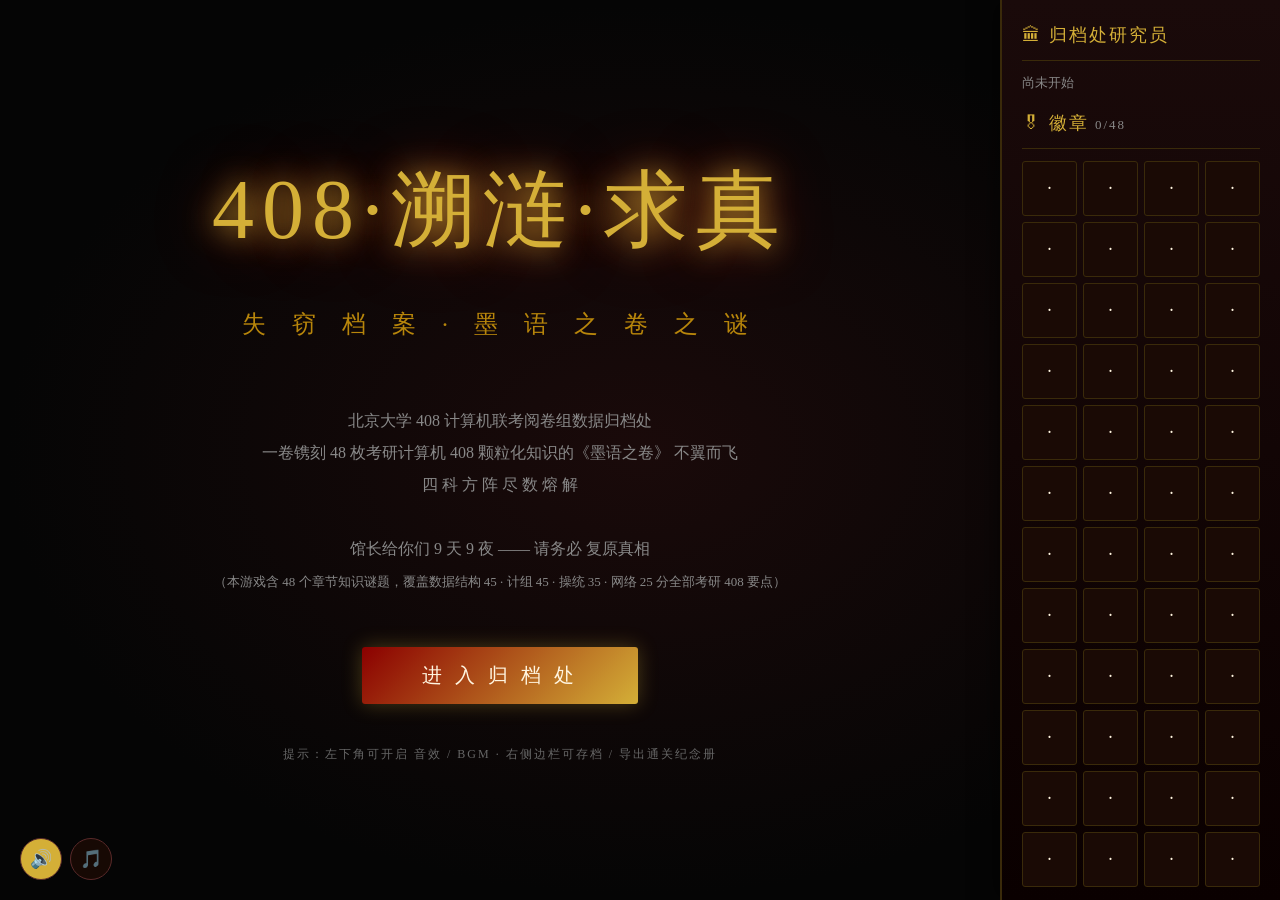
<file: 408剧本杀/408剧本杀.html>
<!DOCTYPE html>
<html lang="zh-CN">
<head>
<meta charset="UTF-8">
<title>408 失窃档案 · 墨语之卷之谜</title>
<style>
*{margin:0;padding:0;box-sizing:border-box}
html,body{height:100%;overflow:hidden;background:#0a0a0a;color:#fff5e0;font-family:"Songti SC","SimSun","STSong",serif;font-size:17px;line-height:1.75}
body{background:radial-gradient(ellipse at center,#1a0a0a 0%,#050505 70%);}
#app{display:flex;height:100vh;position:relative}
#stage{flex:1;padding:30px 40px;overflow-y:auto;position:relative}
#sidebar{width:280px;background:linear-gradient(180deg,#1a0a0a,#0a0000);border-left:2px solid #3a2a0a;padding:20px;overflow-y:auto;box-shadow:-5px 0 20px rgba(0,0,0,.5)}

::-webkit-scrollbar{width:8px}
::-webkit-scrollbar-track{background:#0a0a0a}
::-webkit-scrollbar-thumb{background:#4a3a1a;border-radius:4px}
::-webkit-scrollbar-thumb:hover{background:#6a5a2a}

.title-screen{display:flex;flex-direction:column;align-items:center;justify-content:center;height:100%;text-align:center;animation:fadeIn 2s}
.title-logo{font-size:84px;color:#d4af37;font-family:"STKaiti",serif;text-shadow:0 0 30px #d4af37,0 0 60px #8b0000;letter-spacing:8px;margin-bottom:20px;animation:glowPulse 3s infinite}
.title-sub{font-size:24px;color:#b8860b;letter-spacing:10px;margin-bottom:60px}
.title-desc{font-size:16px;color:#888;max-width:600px;line-height:2;margin-bottom:50px}
.btn-primary{background:linear-gradient(135deg,#8b0000,#d4af37);color:#fff5e0;border:none;padding:15px 60px;font-size:20px;letter-spacing:4px;cursor:pointer;border-radius:3px;font-family:inherit;transition:all .3s;box-shadow:0 0 20px rgba(212,175,55,.3)}
.btn-primary:hover{transform:translateY(-2px);box-shadow:0 0 30px rgba(212,175,55,.6)}
.btn-ghost{background:transparent;color:#d4af37;border:1px solid #d4af37;padding:10px 25px;font-size:15px;cursor:pointer;font-family:inherit;margin:5px;border-radius:2px;transition:all .2s}
.btn-ghost:hover{background:#d4af37;color:#0a0a0a}
.btn-choice{display:block;width:100%;background:rgba(139,0,0,.15);border:1px solid #5a2a2a;color:#fff5e0;padding:12px 20px;margin:8px 0;font-size:16px;cursor:pointer;text-align:left;font-family:inherit;border-radius:3px;transition:all .2s}
.btn-choice:hover{background:rgba(212,175,55,.15);border-color:#d4af37;transform:translateX(5px)}
.btn-choice.selected{background:rgba(212,175,55,.3);border-color:#d4af37;color:#d4af37}

.narration{background:rgba(0,0,0,.5);border-left:3px solid #d4af37;padding:20px 25px;margin:20px 0;font-size:17px;line-height:2;color:#e8d7b0;font-style:italic;animation:slideIn .8s}
.scene-title{font-size:28px;color:#d4af37;font-family:"STKaiti",serif;letter-spacing:4px;margin-bottom:15px;border-bottom:1px solid #3a2a0a;padding-bottom:10px}
.scene-meta{font-size:13px;color:#888;margin-bottom:20px;letter-spacing:2px}

.guardian{background:rgba(139,0,0,.1);border:1px solid #5a2a2a;padding:20px;margin:20px 0;border-radius:5px}
.guardian-header{display:flex;align-items:center;margin-bottom:15px}
.guardian-avatar{font-size:42px;margin-right:15px;filter:drop-shadow(0 0 10px #d4af37)}
.guardian-name{font-size:20px;color:#d4af37;font-family:"STKaiti",serif}
.guardian-speech{color:#fff5e0;font-size:17px;line-height:2;padding:10px 0 10px 55px;position:relative}
.guardian-speech::before{content:"「";color:#d4af37;font-size:32px;position:absolute;left:20px;top:0}
.guardian-speech::after{content:"」";color:#d4af37;font-size:32px;margin-left:5px}

.puzzle{background:rgba(26,15,5,.7);border:2px solid #d4af37;padding:25px;margin:25px 0;border-radius:5px;box-shadow:0 0 30px rgba(212,175,55,.15)}
.puzzle-label{font-size:13px;color:#b8860b;letter-spacing:4px;margin-bottom:10px}
.puzzle-q{font-size:18px;color:#fff5e0;line-height:1.9;margin-bottom:20px}
.puzzle-input{width:100%;background:#0a0505;border:1px solid #5a2a2a;color:#fff5e0;padding:12px 15px;font-size:17px;font-family:inherit;border-radius:3px;outline:none}
.puzzle-input:focus{border-color:#d4af37;box-shadow:0 0 10px rgba(212,175,55,.3)}
.puzzle-hint{font-size:14px;color:#888;margin-top:12px;font-style:italic}
.puzzle-feedback{margin-top:15px;padding:10px 15px;border-radius:3px;font-size:15px;animation:fadeIn .5s}
.pf-wrong{background:rgba(255,48,48,.1);border-left:3px solid #ff3030;color:#ffaaaa}
.pf-right{background:rgba(48,255,48,.1);border-left:3px solid #30ff30;color:#aaffaa}
.pf-hint{background:rgba(212,175,55,.1);border-left:3px solid #d4af37;color:#e8d7b0}

/* ============ teachingMoment · 先理解再答题 ============ */
.teaching{background:linear-gradient(135deg,rgba(10,30,50,.55),rgba(20,40,70,.45));border:1px solid #4a90a4;border-radius:6px;padding:25px 30px;margin:20px 0;position:relative;box-shadow:0 0 25px rgba(74,144,164,.15);animation:slideIn .8s}
.teaching::before{content:"◇";color:#7ec8e3;font-size:22px;position:absolute;top:-14px;left:20px;background:#0a0a0a;padding:0 10px}
.teaching-label{color:#7ec8e3;font-size:13px;letter-spacing:5px;margin-bottom:18px;font-family:"STKaiti",serif}
.teaching-body{color:#e0f4ff;font-size:16.5px;line-height:2.1;white-space:pre-wrap;font-style:normal}
.teaching-core{background:linear-gradient(135deg,#d4af37,#ffe58a);color:#1a0a0a;padding:14px 22px;margin-top:22px;border-radius:4px;font-size:16.5px;font-weight:bold;letter-spacing:2px;text-align:center;font-family:"STKaiti",serif;box-shadow:0 4px 15px rgba(212,175,55,.3)}
.teaching-core::before{content:"✦ ";color:#5a3a0a}
.teaching-core::after{content:" ✦";color:#5a3a0a}
.btn-teaching{background:linear-gradient(135deg,#4a90a4,#7ec8e3);color:#0a1a2a;border:none;padding:13px 40px;font-size:17px;letter-spacing:3px;cursor:pointer;border-radius:3px;font-family:inherit;margin:5px;transition:all .3s;box-shadow:0 0 15px rgba(126,200,227,.25)}
.btn-teaching:hover{transform:translateY(-2px);box-shadow:0 0 25px rgba(126,200,227,.5)}

/* 多空填空 */
.multi-fill-grid{display:grid;grid-template-columns:120px 1fr;gap:10px 15px;align-items:center;margin:15px 0}
.multi-fill-label{color:#d4af37;font-size:15px;text-align:right}
/* 排序 */
.order-list{list-style:none;padding:0;margin:15px 0}
.order-item{background:rgba(26,15,5,.8);border:1px solid #5a2a2a;color:#fff5e0;padding:14px 20px;margin:8px 0;border-radius:3px;cursor:pointer;display:flex;align-items:center;transition:all .2s;user-select:none}
.order-item:hover{background:rgba(139,0,0,.2);border-color:#d4af37}
.order-item.selected{background:rgba(212,175,55,.3);border-color:#d4af37;color:#d4af37}
.order-num{display:inline-block;width:28px;height:28px;border-radius:50%;background:#d4af37;color:#0a0a0a;text-align:center;line-height:28px;font-weight:bold;margin-right:15px;font-family:"STKaiti",serif}
/* 多选 */
.multi-opts{margin:15px 0}
.multi-opt{display:flex;align-items:center;background:rgba(26,15,5,.5);border:1px solid #3a2a0a;padding:12px 18px;margin:6px 0;cursor:pointer;border-radius:3px;transition:all .2s}
.multi-opt:hover{border-color:#d4af37;background:rgba(212,175,55,.1)}
.multi-opt.checked{border-color:#d4af37;background:rgba(212,175,55,.25);color:#fff5e0}
.multi-check{width:20px;height:20px;border:2px solid #5a2a2a;border-radius:3px;margin-right:15px;display:flex;align-items:center;justify-content:center;font-size:14px;color:#d4af37}
.multi-opt.checked .multi-check{background:#d4af37;border-color:#d4af37;color:#0a0a0a}
/* 配对 */
.match-board{display:grid;grid-template-columns:1fr 50px 1fr;gap:10px 15px;align-items:center;margin:15px 0}
.match-col{display:flex;flex-direction:column;gap:8px}
.match-cell{background:rgba(26,15,5,.5);border:1px solid #3a2a0a;padding:10px 15px;cursor:pointer;border-radius:3px;transition:all .2s;text-align:center;font-size:15px;min-height:48px;display:flex;align-items:center;justify-content:center}
.match-cell:hover{border-color:#d4af37;background:rgba(212,175,55,.1)}
.match-cell.active{background:rgba(212,175,55,.35);border-color:#d4af37;color:#d4af37}
.match-cell.paired{border-color:#30ff30;background:rgba(48,255,48,.1)}
.match-arrow{color:#888;text-align:center;font-size:14px}

.sandbox{padding:20px}
.sandbox-title{font-size:32px;color:#d4af37;font-family:"STKaiti",serif;text-align:center;margin-bottom:10px;letter-spacing:4px}
.sandbox-sub{text-align:center;color:#888;margin-bottom:40px}
.zones{display:grid;grid-template-columns:repeat(3,1fr);gap:20px;max-width:900px;margin:0 auto}
.zone{background:linear-gradient(135deg,rgba(139,0,0,.2),rgba(26,10,5,.8));border:1px solid #5a2a2a;padding:25px;border-radius:5px;cursor:pointer;transition:all .3s;text-align:center}
.zone:hover{border-color:#d4af37;transform:translateY(-3px);box-shadow:0 10px 30px rgba(212,175,55,.2)}
.zone.done{background:linear-gradient(135deg,rgba(212,175,55,.3),rgba(139,0,0,.3));border-color:#d4af37}
.zone-icon{font-size:48px;margin-bottom:10px;display:block}
.zone-name{font-size:22px;color:#d4af37;font-family:"STKaiti",serif;margin-bottom:8px}
.zone-npc{font-size:14px;color:#b8860b;margin-bottom:6px}
.zone-progress{font-size:13px;color:#888}

.room-list{max-width:800px;margin:20px auto}
.room-item{background:rgba(26,10,5,.5);border:1px solid #3a2a0a;padding:15px 20px;margin:10px 0;border-radius:3px;cursor:pointer;display:flex;align-items:center;justify-content:space-between;transition:all .2s}
.room-item:hover{border-color:#d4af37;background:rgba(139,0,0,.15)}
.room-item.done{border-color:#d4af37;background:rgba(212,175,55,.1)}
.room-item.locked{opacity:.4;cursor:not-allowed}
.room-label{flex:1}
.room-title-txt{font-size:17px;color:#fff5e0;font-weight:bold}
.room-ch{font-size:13px;color:#888;margin-top:3px}
.room-status{font-size:22px;margin-left:15px}

@keyframes fadeIn{from{opacity:0}to{opacity:1}}
@keyframes slideIn{from{opacity:0;transform:translateX(-20px)}to{opacity:1;transform:translateX(0)}}
@keyframes glowPulse{0%,100%{text-shadow:0 0 30px #d4af37,0 0 60px #8b0000}50%{text-shadow:0 0 50px #d4af37,0 0 90px #8b0000,0 0 100px #d4af37}}
@keyframes shake{0%,100%{transform:translateX(0)}25%{transform:translateX(-5px)}75%{transform:translateX(5px)}}

.shake{animation:shake .4s}
.header-bar{display:flex;justify-content:space-between;align-items:center;margin-bottom:20px;padding-bottom:10px;border-bottom:1px solid #3a2a0a}
.mini-logo{color:#d4af37;font-family:"STKaiti",serif;font-size:18px;letter-spacing:3px}
.progress-bar{display:flex;align-items:center;gap:10px;color:#888;font-size:13px}
.ending-screen{text-align:center;padding:50px;animation:fadeIn 1.5s}
.ending-screen h1{font-size:48px;color:#d4af37;font-family:"STKaiti",serif;letter-spacing:6px;margin-bottom:30px}
.ending-screen p{font-size:17px;line-height:2.2;color:#e8d7b0;max-width:700px;margin:0 auto 30px;text-align:left}
.final-quote{font-size:28px;color:#d4af37;font-family:"STKaiti",serif;text-align:center;margin:40px 0;letter-spacing:4px;text-shadow:0 0 20px #d4af37}
.system-msg{text-align:center;color:#b8860b;font-size:14px;margin:20px 0;letter-spacing:3px;opacity:.7}
.clue-popup{background:linear-gradient(135deg,rgba(139,0,0,.3),rgba(212,175,55,.15));border:1px solid #d4af37;padding:20px;margin:20px 0;border-radius:5px;animation:fadeIn .8s}
.clue-popup-title{color:#d4af37;font-size:15px;letter-spacing:3px;margin-bottom:8px}
.clue-popup-text{color:#fff5e0;font-size:17px;line-height:1.9}
.attempt-counter{font-size:12px;color:#888;margin-top:8px;text-align:right}
.sidebar-title{color:#d4af37;font-family:"STKaiti",serif;font-size:18px;letter-spacing:2px;margin-bottom:12px;border-bottom:1px solid #3a2a0a;padding-bottom:8px}
.badges{display:grid;grid-template-columns:repeat(4,1fr);gap:6px;margin-bottom:25px}
.badge{aspect-ratio:1;background:#1a0a05;border:1px solid #3a2a0a;display:flex;align-items:center;justify-content:center;font-size:18px;border-radius:3px;cursor:help;transition:all .2s}
.badge.earned{background:linear-gradient(135deg,#8b0000,#d4af37);border-color:#d4af37;box-shadow:0 0 10px rgba(212,175,55,.4);color:#fff5e0}
.keys{display:flex;gap:8px;justify-content:center;margin-bottom:25px}
.key{width:40px;height:40px;border:1px solid #3a2a0a;border-radius:50%;display:flex;align-items:center;justify-content:center;font-size:20px;background:#1a0a05;transition:all .3s}
.key.earned{background:linear-gradient(135deg,#d4af37,#b8860b);border-color:#d4af37;box-shadow:0 0 15px rgba(212,175,55,.6)}
.notebook{max-height:250px;overflow-y:auto;background:rgba(0,0,0,.3);padding:12px;border-radius:3px;font-size:13px;line-height:1.7;color:#b8a87a}
.clue-entry{margin-bottom:10px;padding:8px;border-left:2px solid #8b0000;background:rgba(139,0,0,.1)}
.clue-entry-room{font-size:11px;color:#8b0000;letter-spacing:1px}

/* 音效控制浮动 */
.audio-ctrl{position:fixed;left:20px;bottom:20px;z-index:50;display:flex;gap:8px}
.audio-btn{width:42px;height:42px;border-radius:50%;background:rgba(26,10,5,.9);border:1px solid #5a2a2a;color:#d4af37;cursor:pointer;font-size:18px;display:flex;align-items:center;justify-content:center;transition:all .2s}
.audio-btn:hover{border-color:#d4af37;background:rgba(139,0,0,.4)}
.audio-btn.active{background:#d4af37;color:#0a0a0a}

/* PDF 打印样式 */
#print-sheet{display:none}
@media print{
    body,html{height:auto;overflow:visible;background:#fff;color:#000}
    #app,.audio-ctrl{display:none !important}
    #print-sheet{display:block;color:#000;background:#fff;padding:0;font-family:"Songti SC","SimSun",serif;font-size:12pt;line-height:1.8}
    .print-page{page-break-after:always;padding:30mm 20mm;min-height:240mm}
    .print-page:last-child{page-break-after:auto}
    .print-cover-logo{font-size:48pt;color:#8b0000;font-family:"STKaiti",serif;text-align:center;letter-spacing:8pt;margin-top:40mm}
    .print-cover-sub{font-size:16pt;color:#333;text-align:center;letter-spacing:6pt;margin-top:10mm}
    .print-cover-title{font-size:24pt;color:#000;text-align:center;margin-top:60mm;font-family:"STKaiti",serif;letter-spacing:4pt}
    .print-cover-date{text-align:center;color:#666;margin-top:30mm;font-size:12pt}
    .print-cover-ending{text-align:center;font-size:18pt;color:#8b0000;margin-top:20mm;font-family:"STKaiti",serif;letter-spacing:3pt}
    .print-h2{font-size:20pt;color:#8b0000;font-family:"STKaiti",serif;letter-spacing:3pt;border-bottom:2pt solid #d4af37;padding-bottom:4mm;margin-bottom:8mm}
    .print-badge-grid{display:grid;grid-template-columns:repeat(4,1fr);gap:4mm;margin-bottom:10mm}
    .print-badge-item{border:1pt solid #d4af37;padding:3mm;font-size:10pt;text-align:center;background:#fff8e8}
    .print-badge-icon{font-size:16pt;margin-bottom:2mm}
    .print-clue-item{padding:3mm 5mm;margin-bottom:3mm;border-left:3pt solid #8b0000;background:#f9f2e8}
    .print-clue-rid{font-size:9pt;color:#8b0000;margin-bottom:2mm;letter-spacing:2pt}
    .print-quote{font-size:16pt;color:#8b0000;text-align:center;font-family:"STKaiti",serif;margin:15mm 0;letter-spacing:3pt}
    .print-signature{text-align:right;margin-top:30mm;font-size:10pt;color:#666;letter-spacing:2pt}
}

/* ======== Mobile responsive (auto-injected) ======== */
@media (max-width:768px){
  html,body{overflow-y:auto !important;overflow-x:hidden !important;height:auto !important;min-height:100vh;font-size:16px}
  #app{flex-direction:column !important;height:auto !important;min-height:100vh;display:flex}
  #stage{padding:18px 14px !important;overflow:visible !important;min-height:auto;flex:none !important;order:1}
  #sidebar{width:100% !important;max-height:none !important;border-left:none !important;border-top:2px solid #3a2a0a !important;padding:16px 16px 90px 16px !important;box-shadow:none !important;order:2;overflow:visible !important}
  .title-screen{min-height:calc(100vh - 20px);padding:20px 10px}
  .title-logo{font-size:52px !important;letter-spacing:4px !important}
  .title-sub{font-size:16px !important;letter-spacing:6px !important}
  .title-desc{font-size:14px !important;padding:0 8px;line-height:1.9}
  .btn-primary{padding:16px 36px !important;font-size:16px !important;letter-spacing:2px !important;width:auto;max-width:90%}
  .btn-choice{padding:14px 16px !important;font-size:15px !important;text-align:left !important;line-height:1.7 !important}
  .btn-ghost{padding:10px 16px !important;font-size:13px !important}
  .scene-title{font-size:22px !important;letter-spacing:2px !important}
  .scene-meta{font-size:12px !important}
  .narration{padding:14px 16px !important;font-size:15px !important;line-height:1.9 !important;margin:14px 0 !important}
  .guardian{padding:14px !important;margin:14px 0 !important}
  .guardian-avatar{font-size:34px !important;margin-right:12px !important}
  .guardian-name{font-size:16px !important}
  .guardian-speech{font-size:15px !important;padding:6px 0 6px 42px !important;line-height:1.9 !important}
  .guardian-speech::before{font-size:24px !important;left:12px !important}
  .guardian-speech::after{font-size:24px !important}
  .puzzle{padding:16px !important;margin:16px 0 !important}
  .puzzle-q{font-size:16px !important;line-height:1.8 !important;margin-bottom:14px !important}
  .puzzle-input{font-size:16px !important;padding:14px 12px !important}
  .zones{grid-template-columns:1fr 1fr !important;gap:12px !important;max-width:100% !important}
  .zone{padding:16px 10px !important}
  .zone-icon{font-size:36px !important}
  .zone-name{font-size:17px !important}
  .zone-npc{font-size:12px !important}
  .zone-progress{font-size:11px !important}
  .multi-fill-grid{grid-template-columns:1fr !important;gap:6px 0 !important}
  .multi-fill-label{text-align:left !important;font-weight:bold;font-size:14px !important;margin-top:6px}
  .badges{grid-template-columns:repeat(10,1fr) !important;gap:4px !important}
  .badge{font-size:14px !important}
  .keys{gap:6px !important}
  .key{width:34px !important;height:34px !important;font-size:16px !important}
  .match-board{grid-template-columns:1fr 34px 1fr !important;gap:8px !important}
  .match-cell{font-size:13px !important;padding:10px 6px !important;min-height:46px !important}
  .audio-ctrl{left:auto !important;right:10px !important;bottom:10px !important;z-index:100}
  .audio-btn{width:38px !important;height:38px !important;font-size:16px !important}
  .header-bar{flex-direction:row !important;gap:8px !important;flex-wrap:wrap}
  .sandbox-title{font-size:26px !important;letter-spacing:2px !important}
  .sandbox-sub{font-size:13px !important}
  .ending-screen h1{font-size:34px !important;letter-spacing:4px !important}
  .ending-screen p{font-size:15px !important;padding:0 6px}
  .final-quote{font-size:20px !important;letter-spacing:2px !important}
  .room-item{padding:12px 14px !important}
  .room-title-txt{font-size:15px !important}
  .room-ch{font-size:12px !important}
  .room-status{font-size:20px !important}
  .clue-popup{padding:14px !important;margin:14px 0 !important}
  .clue-popup-title{font-size:13px !important}
  .clue-popup-text{font-size:14px !important;line-height:1.8 !important}
  .mini-logo{font-size:14px !important;letter-spacing:2px !important}
  .progress-bar{font-size:11px !important}
  .sidebar-title{font-size:15px !important}
  .notebook{max-height:180px !important}
  .order-item{padding:12px 14px !important;font-size:14px !important}
  .order-num{width:24px !important;height:24px !important;line-height:24px !important;font-size:12px !important}
  .multi-opt{padding:10px 14px !important;font-size:14px !important}
  .multi-check{width:18px !important;height:18px !important}
  /* touch-friendly minimum tap size */
  button, .btn-choice, .room-item, .zone, .order-item, .multi-opt, .match-cell{min-height:44px}
}
@media (max-width:420px){
  .zones{grid-template-columns:1fr !important}
  .title-logo{font-size:42px !important}
  .badges{grid-template-columns:repeat(8,1fr) !important}
}
/* iPhone 安全区域 */
@supports(padding:max(0px)){
  #stage{padding-left:max(14px,env(safe-area-inset-left)) !important;padding-right:max(14px,env(safe-area-inset-right)) !important}
}


/* ======== Follow-up · 🎬 生活场景 ======== */
.followup-box{background:rgba(10,5,5,.55);border:1px dashed #6a5a2a;padding:18px 20px;margin:22px 0;border-radius:4px}
.followup-label{color:#b8860b;font-size:13px;letter-spacing:3px;margin-bottom:14px;font-family:"STKaiti",serif}
.followup-topics{display:flex;flex-wrap:wrap;gap:8px;margin-bottom:10px}
.btn-topic{display:inline-block;background:rgba(20,35,15,.65);border:1px solid #7aaa5a;color:#9aca7a;padding:10px 18px;font-size:13px;cursor:pointer;border-radius:20px;font-family:inherit;transition:all .22s;letter-spacing:1px}
.btn-topic:hover{background:#9aca7a;color:#0a0a0a;border-color:#9aca7a;transform:translateY(-1px)}
.btn-topic.active{background:#9aca7a;color:#0a0a0a;border-color:#9aca7a;box-shadow:0 0 10px rgba(154,202,122,.4)}
.btn-topic:active{transform:scale(.96)}
.followup-display{animation:fadeIn .5s}
.followup-display .guardian{margin-top:14px;border-color:#9aca7a !important;background:rgba(20,35,15,.25) !important}
.followup-display .guardian-name::after{content:" · 生活补白";color:#b8ca7a;font-size:13px;letter-spacing:2px}
@media (max-width:768px){.btn-topic{padding:10px 14px;font-size:12px;letter-spacing:0}.followup-box{padding:14px}}


/* ───── 键盘焦点可视化 (a11y) ───── */
[data-kbd],[role="button"]:not([aria-disabled="true"]){cursor:pointer}
[aria-disabled="true"]{cursor:not-allowed}
[data-kbd]:focus-visible,button:focus-visible,.btn-primary:focus-visible,.btn-ghost:focus-visible,.btn-choice:focus-visible,[role="button"]:focus-visible{outline:2px solid #d4af37;outline-offset:2px;box-shadow:0 0 0 4px rgba(212,175,55,.25)}
</style>
<meta name="viewport" content="width=device-width, initial-scale=1.0, viewport-fit=cover, user-scalable=yes">
<meta name="theme-color" content="#2a8a4a">
<meta name="apple-mobile-web-app-capable" content="yes">
<meta name="apple-mobile-web-app-status-bar-style" content="black-translucent">
<meta name="apple-mobile-web-app-title" content="408 计算机">
<meta name="mobile-web-app-capable" content="yes">
<link rel="manifest" href="manifest.json">
<link rel="icon" type="image/svg+xml" href="icon.svg">
<link rel="apple-touch-icon" sizes="192x192" href="icon-192.png">
<link rel="apple-touch-icon" sizes="512x512" href="icon-512.png">
<script src="data/boot.js"></script>
</head>
<body>
<div id="app">
  <div id="stage" role="main" aria-live="polite"></div>
  <div id="sidebar">
    <div class="sidebar-title">🏛 归档处研究员</div>
    <div style="font-size:13px;color:#888;margin-bottom:15px;line-height:1.6" id="progress-info">案件状态：调查中</div>
    <div class="sidebar-title">🎖 徽章 <span id="badge-count" style="font-size:13px;color:#888">0/48</span></div>
    <div class="badges" id="badges" aria-hidden="true"></div>
    <div class="sidebar-title">🗝 主任之钥</div>
    <div class="keys" id="keys" aria-hidden="true"></div>
    <div class="sidebar-title">📖 手账本</div>
    <div class="notebook" id="notebook"><div style="color:#888;font-style:italic;text-align:center;padding:10px">尚未发现线索...</div></div>
    <div style="margin-top:15px">
      <button class="btn-ghost" onclick="saveGame()" style="width:100%">💾 手动存档</button>
      <button class="btn-ghost" onclick="exportPDF()" style="width:100%;margin-top:5px">📄 导出通关纪念册</button>
      <button class="btn-ghost" onclick="resetGame()" style="width:100%;margin-top:5px;color:#ff6666;border-color:#ff6666">🗑 重新开始</button>
    </div>
  </div>
</div>
<div class="audio-ctrl">
  <button class="audio-btn" id="btn-sfx" onclick="toggleSfx()" title="音效开关" aria-label="音效开关">🔊</button>
  <button class="audio-btn" id="btn-bgm" onclick="toggleBgm()" title="BGM 开关" aria-label="背景音乐开关">🎵</button>
</div>

<!-- PDF 打印区 (只在打印时显示) -->
<div id="print-sheet"></div>

<script src="data/rooms.js"></script>
<script src="data/engine.js"></script>
<script src="data/game.js"></script>
<script>
const BGM_TRACKS={
    title:{name:'藏心·求真',tempo:56,loopBeats:16,
        drones:[{n:'A2',v:0.05,t:'sine'},{n:'E3',v:0.035,t:'sine'}],
        melody:[{n:'A4',d:2,v:0.055,t:'triangle'},{n:'C5',d:1,v:0.05,t:'triangle'},{n:'E5',d:1,v:0.05,t:'triangle'},{n:'D5',d:2,v:0.045,t:'triangle'},{n:'C5',d:1,v:0.05,t:'triangle'},{n:'A4',d:1,v:0.055,t:'triangle'},{n:'Gs4',d:2,v:0.04,t:'triangle'},{n:'A4',d:3,v:0.055,t:'triangle'},{n:'REST',d:3,v:0,t:'sine'}]},
    prologue:{name:'密锁熔金之夜',tempo:80,loopBeats:16,
        drones:[{n:'A2',v:0.04,t:'sawtooth'}],
        bass:[{n:'A1',d:2,v:0.055,t:'sine'},{n:'REST',d:2,v:0,t:'sine'},{n:'A1',d:2,v:0.055,t:'sine'},{n:'REST',d:2,v:0,t:'sine'},{n:'A1',d:2,v:0.055,t:'sine'},{n:'REST',d:1,v:0,t:'sine'},{n:'F2',d:1,v:0.05,t:'sine'},{n:'G2',d:1,v:0.05,t:'sine'},{n:'A1',d:1,v:0.055,t:'sine'},{n:'REST',d:2,v:0,t:'sine'}],
        melody:[{n:'REST',d:4,v:0,t:'sine'},{n:'E5',d:2,v:0.04,t:'triangle'},{n:'F5',d:1,v:0.04,t:'triangle'},{n:'E5',d:1,v:0.04,t:'triangle'},{n:'D5',d:2,v:0.035,t:'triangle'},{n:'C5',d:2,v:0.035,t:'triangle'},{n:'B4',d:2,v:0.04,t:'triangle'},{n:'REST',d:2,v:0,t:'sine'}]},
    sandbox:{name:'归档处·全景',tempo:68,loopBeats:16,
        drones:[{n:'C3',v:0.045,t:'sine'},{n:'G3',v:0.03,t:'sine'}],
        melody:[{n:'C5',d:2,v:0.05,t:'triangle'},{n:'D5',d:1,v:0.045,t:'triangle'},{n:'E5',d:1,v:0.045,t:'triangle'},{n:'G5',d:2,v:0.05,t:'triangle'},{n:'A5',d:2,v:0.05,t:'triangle'},{n:'G5',d:1,v:0.04,t:'triangle'},{n:'E5',d:1,v:0.045,t:'triangle'},{n:'D5',d:2,v:0.04,t:'triangle'},{n:'C5',d:4,v:0.055,t:'triangle'}]},
    zone_D:{name:'数据堂·红黑节拍',tempo:96,loopBeats:16,
        drones:[{n:'C3',v:0.035,t:'sine'}],
        bass:[{n:'C2',d:1,v:0.045,t:'square'},{n:'REST',d:1,v:0,t:'sine'},{n:'G2',d:1,v:0.04,t:'square'},{n:'REST',d:1,v:0,t:'sine'},{n:'C2',d:1,v:0.045,t:'square'},{n:'REST',d:1,v:0,t:'sine'},{n:'G2',d:1,v:0.04,t:'square'},{n:'REST',d:1,v:0,t:'sine'},{n:'F2',d:1,v:0.04,t:'square'},{n:'REST',d:1,v:0,t:'sine'},{n:'C2',d:1,v:0.045,t:'square'},{n:'REST',d:1,v:0,t:'sine'},{n:'G2',d:1,v:0.04,t:'square'},{n:'REST',d:1,v:0,t:'sine'},{n:'C2',d:1,v:0.045,t:'square'},{n:'REST',d:1,v:0,t:'sine'}],
        melody:[{n:'E4',d:1,v:0.04,t:'square'},{n:'G4',d:1,v:0.04,t:'square'},{n:'C5',d:2,v:0.05,t:'square'},{n:'E5',d:2,v:0.045,t:'square'},{n:'D5',d:1,v:0.04,t:'square'},{n:'G4',d:1,v:0.04,t:'square'},{n:'E4',d:2,v:0.04,t:'square'},{n:'C5',d:2,v:0.05,t:'square'},{n:'G5',d:2,v:0.05,t:'square'},{n:'E5',d:2,v:0.045,t:'square'}]},
    zone_C:{name:'组原宫·时钟脉冲',tempo:110,loopBeats:16,
        drones:[{n:'G2',v:0.03,t:'sawtooth'}],
        bass:[{n:'G2',d:1,v:0.05,t:'square'},{n:'REST',d:1,v:0,t:'sine'},{n:'G2',d:1,v:0.05,t:'square'},{n:'REST',d:1,v:0,t:'sine'},{n:'D3',d:1,v:0.045,t:'square'},{n:'REST',d:1,v:0,t:'sine'},{n:'G2',d:1,v:0.05,t:'square'},{n:'REST',d:1,v:0,t:'sine'},{n:'C3',d:1,v:0.045,t:'square'},{n:'REST',d:1,v:0,t:'sine'},{n:'G2',d:1,v:0.05,t:'square'},{n:'REST',d:1,v:0,t:'sine'},{n:'D3',d:1,v:0.045,t:'square'},{n:'REST',d:1,v:0,t:'sine'},{n:'G2',d:1,v:0.05,t:'square'},{n:'REST',d:1,v:0,t:'sine'}],
        melody:[{n:'D5',d:1,v:0.045,t:'triangle'},{n:'G5',d:1,v:0.045,t:'triangle'},{n:'B5',d:2,v:0.05,t:'triangle'},{n:'G5',d:1,v:0.045,t:'triangle'},{n:'D5',d:1,v:0.045,t:'triangle'},{n:'B4',d:2,v:0.045,t:'triangle'},{n:'G4',d:1,v:0.04,t:'triangle'},{n:'B4',d:1,v:0.04,t:'triangle'},{n:'D5',d:2,v:0.045,t:'triangle'},{n:'G5',d:2,v:0.05,t:'triangle'},{n:'D5',d:2,v:0.045,t:'triangle'}]},
    zone_O:{name:'操统阁·内核钟鸣',tempo:68,loopBeats:16,
        drones:[{n:'A2',v:0.04,t:'sine'},{n:'E3',v:0.03,t:'sine'}],
        melody:[{n:'A4',d:2,v:0.05,t:'triangle'},{n:'C5',d:2,v:0.045,t:'triangle'},{n:'E5',d:2,v:0.05,t:'triangle'},{n:'A5',d:2,v:0.05,t:'triangle'},{n:'G5',d:1,v:0.045,t:'triangle'},{n:'E5',d:1,v:0.045,t:'triangle'},{n:'C5',d:2,v:0.045,t:'triangle'},{n:'A4',d:2,v:0.05,t:'triangle'},{n:'E4',d:2,v:0.04,t:'triangle'}]},
    zone_N:{name:'网络厅·协议流',tempo:120,loopBeats:16,
        drones:[{n:'D3',v:0.025,t:'sawtooth'}],
        bass:[{n:'D2',d:1,v:0.045,t:'sine'},{n:'A2',d:1,v:0.04,t:'sine'},{n:'D2',d:1,v:0.045,t:'sine'},{n:'A2',d:1,v:0.04,t:'sine'},{n:'Fs2',d:1,v:0.04,t:'sine'},{n:'A2',d:1,v:0.04,t:'sine'},{n:'D2',d:1,v:0.045,t:'sine'},{n:'A2',d:1,v:0.04,t:'sine'},{n:'G2',d:1,v:0.04,t:'sine'},{n:'D3',d:1,v:0.04,t:'sine'},{n:'A2',d:1,v:0.04,t:'sine'},{n:'D2',d:1,v:0.045,t:'sine'},{n:'G2',d:1,v:0.04,t:'sine'},{n:'A2',d:1,v:0.04,t:'sine'},{n:'D2',d:1,v:0.045,t:'sine'},{n:'A2',d:1,v:0.04,t:'sine'}],
        melody:[{n:'D5',d:1,v:0.04,t:'square'},{n:'Fs5',d:1,v:0.04,t:'square'},{n:'A5',d:2,v:0.045,t:'square'},{n:'Fs5',d:1,v:0.04,t:'square'},{n:'D5',d:1,v:0.04,t:'square'},{n:'E5',d:2,v:0.04,t:'square'},{n:'A4',d:2,v:0.04,t:'square'},{n:'D5',d:2,v:0.04,t:'square'},{n:'Fs5',d:2,v:0.04,t:'square'},{n:'A5',d:2,v:0.045,t:'square'}]},
    deduction:{name:'推理厅·拼合真相',tempo:72,loopBeats:16,
        drones:[{n:'B2',v:0.045,t:'sine'},{n:'Fs3',v:0.03,t:'sine'}],
        melody:[{n:'B4',d:1,v:0.05,t:'triangle'},{n:'D5',d:1,v:0.05,t:'triangle'},{n:'Fs5',d:1,v:0.05,t:'triangle'},{n:'A5',d:1,v:0.05,t:'triangle'},{n:'Fs5',d:2,v:0.045,t:'triangle'},{n:'D5',d:2,v:0.045,t:'triangle'},{n:'B4',d:2,v:0.05,t:'triangle'},{n:'REST',d:2,v:0,t:'sine'},{n:'Fs5',d:1,v:0.045,t:'triangle'},{n:'Gs5',d:1,v:0.045,t:'triangle'},{n:'A5',d:2,v:0.05,t:'triangle'}]},
    finale:{name:'终章·重铸玄卷',tempo:60,loopBeats:16,
        drones:[{n:'G2',v:0.05,t:'sine'},{n:'D3',v:0.04,t:'sine'}],
        melody:[{n:'G4',d:2,v:0.055,t:'triangle'},{n:'B4',d:2,v:0.05,t:'triangle'},{n:'D5',d:2,v:0.055,t:'triangle'},{n:'G5',d:2,v:0.06,t:'triangle'},{n:'D5',d:2,v:0.05,t:'triangle'},{n:'B4',d:2,v:0.05,t:'triangle'},{n:'G4',d:2,v:0.055,t:'triangle'},{n:'D4',d:2,v:0.05,t:'triangle'}]},
    ending_A:{name:'守护者·遗憾',tempo:52,loopBeats:16,
        drones:[{n:'A2',v:0.045,t:'sine'},{n:'E3',v:0.03,t:'sine'}],
        melody:[{n:'A4',d:3,v:0.05,t:'triangle'},{n:'G4',d:2,v:0.045,t:'triangle'},{n:'F4',d:3,v:0.04,t:'triangle'},{n:'E4',d:4,v:0.045,t:'triangle'},{n:'D4',d:2,v:0.04,t:'triangle'},{n:'C4',d:2,v:0.04,t:'triangle'}]},
    ending_B:{name:'传火者·光辉 ★',tempo:72,loopBeats:16,
        drones:[{n:'C3',v:0.045,t:'sine'},{n:'G3',v:0.035,t:'sine'}],
        melody:[{n:'C5',d:1,v:0.055,t:'triangle'},{n:'E5',d:1,v:0.055,t:'triangle'},{n:'G5',d:1,v:0.055,t:'triangle'},{n:'C6',d:2,v:0.06,t:'triangle'},{n:'E5',d:1,v:0.05,t:'triangle'},{n:'G5',d:1,v:0.05,t:'triangle'},{n:'A5',d:1,v:0.05,t:'triangle'},{n:'G5',d:2,v:0.05,t:'triangle'},{n:'F5',d:1,v:0.045,t:'triangle'},{n:'E5',d:1,v:0.045,t:'triangle'},{n:'D5',d:1,v:0.045,t:'triangle'},{n:'C5',d:2,v:0.055,t:'triangle'}]},
    ending_C:{name:'辩证者·螺旋',tempo:64,loopBeats:16,
        drones:[{n:'D3',v:0.04,t:'sine'},{n:'A3',v:0.03,t:'sine'}],
        melody:[{n:'D4',d:1,v:0.045,t:'triangle'},{n:'F4',d:1,v:0.045,t:'triangle'},{n:'A4',d:1,v:0.05,t:'triangle'},{n:'C5',d:1,v:0.05,t:'triangle'},{n:'E5',d:2,v:0.055,t:'triangle'},{n:'D5',d:2,v:0.05,t:'triangle'},{n:'A4',d:2,v:0.045,t:'triangle'},{n:'F4',d:2,v:0.04,t:'triangle'},{n:'D4',d:4,v:0.045,t:'triangle'}]}
};

// ============ 游戏状态 ============
let state={stage:'title',currentZone:null,currentRoom:null,badges:[],keys:[],clues:[],visited:{},ending:null,flags:{},startDate:null,puzzleFirstTry:{},deduction:null};

// ============ 48 房间数据 (408 计算机 · 全覆盖) ============

const FOLLOWUPS={
D1:[{topic:`🎬 朋友圈发一条动态的 O(1)`,reply:`你朋友圈发一条动态——O(1) 瞬时；刷 100 个好友循环——O(n)；双层循环看每对好友关系——O(n²)。考研必背阶梯：O(1)<O(log n)<O(n)<O(n log n)<O(n²)<O(2^n)<O(n!)。别看小·数量大时天差地别。`}],
D2:[{topic:`🎬 宿舍门牌与钥匙链`,reply:`顺序表（数组）像门牌 101/102/103——访问 105 直接跳·O(1)；但插入新同学到 103·后面所有人全得搬·O(n)。链表像串钥匙链——找第 5 把必须从头数过去·O(n)；但插入任意位置改两个指针就好·O(1)。`}],
D3:[{topic:`🎬 叠洗碗的 LIFO`,reply:`栈就是叠洗碗——最后放上去的碗最先拿下来（LIFO）。函数调用栈·浏览器前进后退·括号匹配·撤销操作（Ctrl+Z）——所有"需要后悔"的地方都在用栈。`}],
D4:[{topic:`🎬 检票口的 FIFO`,reply:`队列就是检票口——先来的先进·先进的先出（FIFO）。打印机任务·操作系统进程调度·消息中间件·BFS 算法——所有"按顺序处理"的地方都在用队列。`}],
D5:[{topic:`🎬 字典翻页的 KMP 加速`,reply:`暴力搜索像在字典里找一个词每页翻·O(m×n)；KMP 预先计算"模式串自身前缀信息"（next 数组）·失配时不必回头·O(m+n)。100 万字符的文档区别 1 秒 vs 几分钟。`}],
D6:[{topic:`🎬 对对角线打招呼记一半`,reply:`对称矩阵 n×n = n² 个元素——但因为对称·上三角就够了·n(n+1)/2。像你和朋友打招呼"对对角线"·朋友回"你好"·记一半就够了·省一半空间。`}],
D7:[{topic:`🎬 爷爷家谱的四种遍历`,reply:`二叉树像爷爷家谱——完全二叉树 n 结点高度 ⌊log₂ n⌋+1。前序：先看爷爷·再左孙·再右孙（根左右）。中序：左孙·爷爷·右孙。后序：左孙·右孙·爷爷。考研必考四种遍历。`}],
D8:[{topic:`🎬 数据库索引的四种旋转`,reply:`AVL 平衡因子 |bf|≤1——左高和右高差最多 1·永远保持"近似平衡"。一旦失衡用 LL/RR/LR/RL 四种旋转"拨正"。插入删除都 O(log n)·是数据库索引·编辑器搜索的底层。`}],
D9:[{topic:`🎬 Linux 内核调度的秘密`,reply:`红黑树比 AVL "宽松"（黑高平衡）——插入删除更快·查询稍慢。红色结点的两个子必为黑·避免连续红破坏平衡。Linux 内核进程调度·STL map/set 都用红黑树。2023 考研新增·必考。`}],
D10:[{topic:`🎬 朋友的朋友是朋友`,reply:`并查集处理"朋友的朋友是朋友"——n 个人·初始各自为团·不断合并。两个优化：① 路径压缩（直接连团长）；② 按秩合并（小团并入大团）。合并 + 查询近似 O(α(n)) ≈ O(1)——2023 新增·高频。`}],
D11:[{topic:`🎬 全班花名册 vs 各自朋友列表`,reply:`邻接矩阵 O(V²) 像"全班花名册"——稠密图用它；邻接表 O(V+E) 像"每人各自的朋友列表"——稀疏图用它。微信好友关系用邻接表（稀疏）·地铁站间可达性用邻接矩阵（相对稠密）。`}],
D12:[{topic:`🎬 高德地图的最短路`,reply:`最短路径：Dijkstra（正权·高德地图）·Bellman-Ford（可负权）·Floyd（多源所有点对点）·BFS（无权）。MST（最小生成树）：Prim / Kruskal——铺设光缆最省成本的方案就是它。`}],
D13:[{topic:`🎬 1000 元素最多查 10 次`,reply:`有序数组 1000 个元素——顺序查找平均 500 次；折半查找最多 10 次（2^10=1024）——每次砍一半。数据一定要先排序再查——这是后面所有高级查找（BST / B 树 / 散列）的前提逻辑。`}],
D14:[{topic:`🎬 MySQL 10 亿记录 40ms`,reply:`B 树是"多叉搜索树"——每结点关键字 ⌈m/2⌉-1 到 m-1 个。MySQL InnoDB 索引就用 B+ 树·查 10 亿条记录只需 3-4 次磁盘 IO——每次 ~10ms·总耗时 40ms·你几乎察觉不到。`}],
D15:[{topic:`🎬 dict 和 HashMap 的秘密`,reply:`散列表 O(1) 平均查找·装填因子 α = n/m。冲突处理：开放定址（找下一空位）·链地址（挂在链表上）·再散列。Python 的 dict / Java 的 HashMap 都是散列表。你查单词 0.001 秒出来·就是因为有它。`}],
D16:[{topic:`🎬 STL sort 的混合策略`,reply:`九大排序记复杂度：插入 / 冒泡 O(n²) 稳定·快速 / 归并 / 堆 O(n log n)·归并 / 基数稳定·快速内部不稳定·外部排序（归并 + 磁盘）。STL 的 sort 是混合：小数据插入排序·大数据快速 / 归并。`}],
C1:[{topic:`🎬 你智能手表也是冯·诺伊曼`,reply:`冯·诺伊曼结构 1945——"指令和数据都存内存·CPU 按顺序取指执行"。这是现代计算机的"宪法"——几乎所有设备（PC / 手机 / 服务器 / 嵌入式）都遵循。你的智能手表也是冯·诺伊曼。`}],
C2:[{topic:`🎬 70 年前的天才发明·补码`,reply:`-5 的 8 位补码：5=00000101·取反 11111010·加 1=11111011。补码让"减法"变成"加法"——硬件只要一个加法器就能做加减乘除·节省几亿晶体管。这是 70 年前的天才发明。`}],
C3:[{topic:`🎬 环形时钟会"回绕"`,reply:`正 + 正 = 负——符号位溢出。8 位有符号数范围 -128 到 127·127+1=-128（回绕）。你计算机能"数"的世界·其实就是一个"环形时钟"·超过最大值会"绕到另一端"。`}],
C4:[{topic:`🎬 LOL 预加载的 10 万倍差`,reply:`寄存器 <1ns → Cache <10ns → 主存 ~100ns → SSD ~50μs → 机械硬盘 ~10ms。相差 10 万倍·程序"空间换时间"——把热数据放上层。玩 LOL 预加载就是这原理。`}],
C5:[{topic:`🎬 停车场的三种分区策略`,reply:`Cache 映射：直接（简单但冲突多）·全相联（灵活但慢）·组相联（折中·实际常用）。像停车场分区——直接是"每辆车固定位"·全相联是"随便停"·组相联是"按车牌尾号分区·区内随便停"。`}],
C6:[{topic:`🎬 TLB 快表的秘密`,reply:`页式虚拟存储——程序地址 0x1234 → 页表 → 物理地址 0x5678（可能在内存·可能换出到磁盘）。TLB（快表）缓存最近访问的页表项——让地址转换从 2 次访存变 1 次。现代 OS 的灵魂。`}],
C7:[{topic:`🎬 iPhone 用 ARM·苹果 M1 也转了`,reply:`CISC（x86）指令多复杂；RISC（ARM）指令少精简。你 iPhone 用 ARM（RISC）·PC 用 x86（CISC）·苹果 M1 芯片也转到 ARM——趋势是精简指令集因流水线和功耗更优。`}],
C8:[{topic:`🎬 洗衣店 5 工位并行`,reply:`5 段流水线：取指→译码→执行→访存→写回。像洗衣店 5 工位并行——前一件烘干时下一件在洗·效率近 5 倍。三大"冒险"：数据冒险（后依赖前）·控制冒险（分支）·结构冒险（资源冲突）。`}],
C9:[{topic:`🎬 插 SSD 到 PCIe`,reply:`PCI 系统总线——CPU 和外设的公路。PCIe（升级）·USB（通用串行）·SATA（硬盘）——各有带宽、时钟频率、仲裁。插 SSD 到 PCIe 就是让它走"高速公路"不走"乡间小路"。`}],
C10:[{topic:`🎬 拷贝时还能刷网页`,reply:`I/O 三种控制：程序查询（CPU 不停问）·中断（设备完成叫 CPU 来拿）·DMA（设备与内存直接搬运·CPU 完全不介入）。拷贝大文件走 DMA——CPU 去做别的事·这就是"拷贝时电脑还能刷网页"的原因。`}],
O1:[{topic:`🎬 Linux 宏内核 vs macOS 微内核`,reply:`五种 OS 结构：分层 / 模块化 / 宏内核（Linux 什么都塞内核）/ 微内核（Mach 只做最核心）/ 外核（研究项目）。Windows 混合·macOS 基于 Mach 微内核。选择取决于"性能 vs 安全"平衡。`}],
O2:[{topic:`🎬 按下电源的启动链`,reply:`按下电源——POST 自检（CPU/RAM/显卡）→ BIOS/UEFI 读 MBR/EFI → Boot Loader 加载内核（Linux grub·Windows bootmgr）→ 内核初始化 → 启动 init/systemd。VMWare Workstation 是 Type 2 Hypervisor·ESXi 是 Type 1（裸金属）。`}],
O3:[{topic:`🎬 Chrome 每个标签页一个进程`,reply:`进程三态：就绪（等 CPU）·运行（执行中）·阻塞（等 I/O）。PCB（进程控制块）是进程的"身份证 + 所有状态"。你打开一个 Chrome 标签 = 一个进程·系统管理它就靠 PCB。`}],
O4:[{topic:`🎬 微信常驻·游戏快响应`,reply:`调度：FCFS（公平但短任务等太久）·SJF（容易饿死长任务）·RR（公平）·优先级（可能饥饿）·多级反馈队列（综合·Linux 用）。手机上微信永远占 CPU·游戏快速响应——就是多级反馈的精妙。`}],
O5:[{topic:`🎬 哲学家进餐的死锁`,reply:`P 操作（wait）：减 1·<0 则阻塞。V 操作（signal）：加 1·唤醒等待者。经典问题：生产者-消费者（消息队列）·读者-写者（数据库）·哲学家进餐（并发死锁）。所有并发编程底层都是这几个原语。`}],
O6:[{topic:`🎬 你家和邻居互锁门`,reply:`死锁四大必要条件：互斥 / 请求保持 / 不可剥夺 / 循环等待——破坏任一即可避免。像你家和邻居互相锁了门等对方钥匙——只要一方先开门·就解了。银行家算法是经典预测性避免。`}],
O7:[{topic:`🎬 10 个 Chrome 标签不冲突`,reply:`动态重定位——程序里是"相对地址"·运行时基址寄存器加偏移得实际地址。电脑能开 10 个 Chrome 标签不冲突·就是每个有自己的基址。覆盖（程序员搬）·交换（OS 搬到硬盘）——都是内存管理策略。`}],
O8:[{topic:`🎬 16G 内存跑 32G 程序`,reply:`OPT（最佳·需预知未来·不可实现）·LRU（最近最少用·栈或计数器）·FIFO（先进先出·简单但 Belady 异常）·CLOCK（近似 LRU·工程常用）。电脑内存 16G 却能跑 32G 程序·就是虚拟内存换到 SSD。`}],
O9:[{topic:`🎬 ext4 / xfs / ntfs 挂同一内核`,reply:`VFS 核心：super_block（文件系统元信息）·inode（文件属性）·dentry（目录项缓存）·file（打开文件句柄）。让 ext4 / xfs / ntfs 都能挂在 Linux 上·就是这层抽象。`}],
O10:[{topic:`🎬 SSD 一年"掉速"的原因`,reply:`SSD 写放大——擦除按块（128KB）但写按页（4KB）·反复覆盖导致实际写 > 主机写。TRIM 指令——OS 告诉 SSD "这些块不要了"·SSD 后台擦除。没 TRIM 的 SSD 用一年会"掉速"·就是这原因。`}],
O11:[{topic:`🎬 nginx / redis 的性能秘密`,reply:`阻塞 I/O：read() 等待·线程睡眠。非阻塞：read() 立即返回 EAGAIN·线程自己轮询。高并发用 epoll / kqueue / IOCP·一个线程管成千上万连接——这是 nginx / redis 性能秘密。`}],
O12:[{topic:`🎬 Windows DLL 地狱`,reply:`静态链接：编译时把库代码合并进可执行文件·文件大但独立。动态链接：运行时加载共享库（.dll / .so）·文件小但依赖库存在。Windows 的 DLL 地狱·就是动态链接的缺点。`}],
N1:[{topic:`🎬 OSI 7 层 vs TCP/IP 4 层`,reply:`OSI 7 层：物理 / 链路 / 网络 / 传输 / 会话 / 表示 / 应用——理论完美。TCP/IP 4 层：链路 / 网际 / 传输 / 应用——实际用的。考研两者对应关系必考。`}],
N2:[{topic:`🎬 100M 宽带实际 < 80M`,reply:`奈奎斯特定理：理想信道最大码元速率 = 2H（H = 带宽）。香农定理：有噪信道容量 C = H·log₂(1+S/N)。你家 100M 宽带理论上能传 100M·实际因为噪声不到 80M。`}],
N3:[{topic:`🎬 后台默默 CRC 校验`,reply:`CRC 循环冗余校验——发送端计算校验位附加在数据后·接收端重新计算对比·错了就重传。以太网帧、WiFi、TCP 都用 CRC。你每次网络通信后台都在默默 CRC。`}],
N4:[{topic:`🎬 HR 和技术部的隔离`,reply:`VLAN 把一个物理交换机虚拟成多个逻辑网——HR 部门和技术部门可以在同一交换机上但互不可见。802.1Q 标签 4 字节·VID 12 bit·支持 4094 个 VLAN（0、4095 保留）。`}],
N5:[{topic:`🎬 拨号上网的遗产`,reply:`PPP 协议：封装（HDLC）+ LCP（链路控制）+ NCP（网络控制）。拨号上网时代的标配·现在 4G/5G 移动网络的底层仍用它。`}],
N6:[{topic:`🎬 IPv6 给每原子一个 IP`,reply:`IPv4 地址 32 位·理论 42 亿·NAT 后远够不到——2011 年分配耗尽。IPv6 128 位·相当于给地球每原子一个 IP。路由：RIP（只走 15 跳）·OSPF（企业常用）·BGP（互联网骨干）。`}],
N7:[{topic:`🎬 三次握手 vs 四次挥手`,reply:`三次握手：SYN → SYN+ACK → ACK（建立）。四次挥手：FIN → ACK → FIN → ACK（关闭）。为什么 3 握 4 挥？ACK 和 FIN 可以合并发送 vs 不能合并。TIME_WAIT 等 2MSL 保证对方 ACK 收到。`}],
N8:[{topic:`🎬 访问 baidu 第一步问 DNS`,reply:`DNS 端口 53（UDP·快）·HTTP 80·HTTPS 443·FTP 21/20·SMTP 25·POP3 110·IMAP 143·SSH 22。这串端口号考研必背。你访问 www.baidu.com·第一步是向 DNS（端口 53）查 IP。`}],
N9:[{topic:`🎬 谷歌 B4 省带宽 30%`,reply:`SDN 分离"控制平面"（大脑·决策路由）和"数据平面"（手脚·实际转发）。南向 OpenFlow·北向 REST API。谷歌数据中心 B4 就是 SDN·2012 年上线·省带宽 30%。`}],
N10:[{topic:`🎬 TLS 握手的双重策略`,reply:`对称加密（AES）：加解密同一把钥匙·快但分发钥匙难。非对称（RSA/ECC）：公钥加密私钥解密·慢但安全。TLS 握手——先用非对称协商会话密钥·再用对称传数据·取长补短。`}]
};
// ============ 存档标识 (behaviour in data/game.js) ============
const SAVE_SUBJECT='408';

// ============ 渲染路由 ============
function renderStage(){
    const s=state.stage;
    if(s==='title') renderTitle();
    else if(s==='prologue') renderPrologue();
    else if(s==='sandbox') renderSandbox();
    else if(s==='zone') renderZone();
    else if(s==='room') renderRoom();
    else if(s==='deduction') renderDeduction();
    else if(s==='finale') renderFinale();
    else if(s==='ending') renderEnding();
    applyBgm();
}

function renderTitle(){
    document.getElementById('stage').innerHTML=`
    <div class="title-screen">
        <div class="title-logo">408·溯涟·求真</div>
        <div class="title-sub">失 窃 档 案 · 墨 语 之 卷 之 谜</div>
        <div class="title-desc">
        北京大学 408 计算机联考阅卷组数据归档处<br>
        一卷镌刻 48 枚考研计算机 408 颗粒化知识的《墨语之卷》 不翼而飞<br>
        四 科 方 阵 尽 数 熔 解<br><br>
        馆长给你们 9 天 9 夜 —— 请务必 复原真相<br>
        <span style="color:#888;font-size:13px">（本游戏含 48 个章节知识谜题，覆盖数据结构 45 · 计组 45 · 操统 35 · 网络 25 分全部考研 408 要点）</span>
        </div>
        <button class="btn-primary" onclick="startGame()">进 入 归 档 处</button>
        ${hasSave()?'<div style="margin-top:20px"><button class="btn-ghost" onclick="continueGame()">继续上次进度</button></div>':''}
        <div style="margin-top:40px;color:#666;font-size:12px;letter-spacing:2px">
        提示：左下角可开启 音效 / BGM · 右侧边栏可存档 / 导出通关纪念册
        </div>
    </div>`;
}

function startGame(){
    state.stage='prologue';state.flags.prologueStep=0;
    if(!state.startDate) state.startDate=new Date().toISOString();
    sfxDing();renderStage();
}
function continueGame(){if(loadGame()){renderStage();renderSidebar()}}

const PROLOGUE=[
    {emoji:'🌃',n:'旁白',speech:'2029 年 3 月 1 日 · 凌晨 2:33。北京大学 408 计算机联考阅卷组 · 数据归档处 · 地下三层"四科方阵室"——墨语之卷失窃之夜。'},
    {emoji:'🔔',n:'旁白',speech:'值班工程师老马听见一声"BEEP"（POST 自检警报）。下到 B3F——四面墙上的四把主任之锁同时熔为水银。石台空了。镌刻 48 枚二进制徽记的墨语之卷——不翼而飞。'},
    {emoji:'🌳',n:'数据·老邓（Knuth）',speech:'"我们开始证明其复杂度。没有 O(f) 与 Ω(f) 的双向界，散播就是空谈。"'},
    {emoji:'💾',n:'组原·老图（图诺曼）',speech:'"存储即指令。这场失窃——地址总线留下指纹，数据总线承载证词。让我们逐 bit 分析。"'},
    {emoji:'🖥',n:'操统·老里（Ritchie）',speech:'"一切皆文件。墨语之卷也是一个 inode——只不过它的 dentry 被谁修改了指针。"'},
    {emoji:'🌐',n:'网络·老瑟（Cerf）',speech:'"端到端原则——数据流会自己找到路径。我们只需追踪 source 与 destination，中间节点会报告。"'},
    {emoji:'👨‍🏫',n:'馆长·林溯涟（算溯）',speech:'"研究员们，我给你们 9 天 9 夜。归档处共分 4 大展区：数据堂·组原宫·操统阁·网络厅。不得强迫 NPC 交代；每到一处留下徽章；终章之门只对集齐 48 枚徽章者开启。9 天未复原墨语之卷，秋季 408 阅卷延期——整个计算机联考系统瘫痪一季。"'},
    {emoji:'📓',n:'旁白',speech:'（馆长递来一本"研究员手账本"——封面烫金"溯涟·求真"。末页非馆长笔迹：「馆长也可能说谎。请你们，带着怀疑，出发。」）'}
];

function renderPrologue(){
    const step=state.flags.prologueStep||0;
    if(step>=PROLOGUE.length){state.stage='sandbox';saveGame(true);renderStage();return}
    const p=PROLOGUE[step];
    document.getElementById('stage').innerHTML=`
    <div class="header-bar">
        <div class="mini-logo">序幕 · 密锁熔金之夜</div>
        <div class="progress-bar">${step+1}/${PROLOGUE.length}</div>
    </div>
    <div class="guardian">
        <div class="guardian-header">
            <div class="guardian-avatar">${p.emoji}</div>
            <div class="guardian-name">${p.n}</div>
        </div>
        <div class="guardian-speech">${p.speech}</div>
    </div>
    <div style="text-align:center;margin-top:40px">
        <button class="btn-primary" onclick="prologueNext()">${step<PROLOGUE.length-1?'继 续':'进 入 沙 盒'}</button>
    </div>`;
}
function prologueNext(){state.flags.prologueStep++;sfxSelect();renderStage()}

function renderSandbox(){
    const completedZones=Object.keys(ZONES).filter(z=>{
        const n=ZONES[z].count;let done=0;
        for(let i=1;i<=n;i++) if(state.visited[z+i]) done++;
        return done===n;
    });
    const allDone=completedZones.length===4;
    document.getElementById('stage').innerHTML=`
    <div class="header-bar">
        <div class="mini-logo">沙 盒 · 5 大 展 区</div>
        <div class="progress-bar">第 ${Math.min(completedZones.length+1,4)} 幕 / 4</div>
    </div>
    <div class="sandbox">
        <div class="sandbox-title">归档处 · 全景地图</div>
        <div class="sandbox-sub">选择任意展区进入 · 收集 48 枚徽章 · 解锁终章</div>
        <div class="zones">
            ${Object.keys(ZONES).map(z=>{
                const zn=ZONES[z];let done=0;
                for(let i=1;i<=zn.count;i++) if(state.visited[z+i]) done++;
                const cls=done===zn.count?'zone done':'zone';
                return `<div class="${cls}" role="button" tabindex="0" data-kbd onclick="enterZone('${z}')" aria-label="进入 ${zn.name} 展区，${done}/${zn.count} 徽章">
                    <span class="zone-icon">${zn.icon}</span>
                    <div class="zone-name">${zn.name}</div>
                    <div class="zone-npc">${zn.npc}</div>
                    <div class="zone-progress">${zn.mod} · ${done}/${zn.count} 徽章</div>
                </div>`;
            }).join('')}
        </div>
        ${allDone?`<div style="text-align:center;margin-top:50px;animation:glowPulse 2s infinite">
            ${state.deduction?`<button class="btn-primary" onclick="enterFinale()" style="font-size:22px;padding:18px 70px">☆ 终 章 · 馆 长 密 室 ☆</button>
            <div style="margin-top:15px;color:#d4af37;font-size:14px;letter-spacing:3px">推理厅已定稿 · 评级 ${computeGrade().rankLabel} · 馆长等你揭晓真相</div>`:`<button class="btn-primary" onclick="enterDeduction()" style="font-size:22px;padding:18px 70px">☆ 推 理 厅 · 拼 合 真 相 ☆</button>
            <div style="margin-top:15px;color:#d4af37;font-size:14px;letter-spacing:3px">48 徽章集齐 · 4 把主任之钥在手 · 先凭手账本回答 9 问，再进终章</div>`}
        </div>`:`<div class="system-msg">⚜ 剩余 ${4-completedZones.length} 大展区未通关 ⚜</div>`}
    </div>`;
}

function enterZone(z){state.currentZone=z;state.stage='zone';sfxSelect();renderStage()}

function renderZone(){
    const z=state.currentZone;const zn=ZONES[z];
    const rooms=[];
    for(let i=1;i<=zn.count;i++){
        const rid=z+i;const r=ROOMS[rid];
        const done=!!state.visited[rid];
        const prevDone=i===1||state.visited[z+(i-1)];
        rooms.push({rid,r,done,locked:!prevDone&&!done});
    }
    const allDone=rooms.every(x=>x.done);
    document.getElementById('stage').innerHTML=`
    <div class="header-bar">
        <div class="mini-logo">${zn.icon} ${zn.name} · ${zn.npc}</div>
        <button class="btn-ghost" onclick="state.stage='sandbox';renderStage()">← 返回沙盒</button>
    </div>
    <div class="sandbox-sub">${zn.mod} · 共 ${zn.count} 房间 · 按顺序解锁</div>
    <div class="room-list">
        ${rooms.map(x=>{
            const cls=x.done?'room-item done':(x.locked?'room-item locked':'room-item');
            const handler=x.locked?'':`onclick="enterRoom('${x.rid}')"`;
            const status=x.done?'✓':(x.locked?'🔒':'→');
            const aria=`${x.rid} ${x.r.title}，${x.done?'已完成':(x.locked?'未解锁':'未完成')}`;
            return `<div class="${cls}" role="button" tabindex="${x.locked?-1:0}" ${x.locked?'aria-disabled="true"':'data-kbd'} ${handler} aria-label="${aria}">
                <div class="room-label">
                    <div class="room-title-txt">${x.rid} · ${x.r.title}</div>
                    <div class="room-ch">${x.r.ch}</div>
                </div>
                <div class="room-status" aria-hidden="true">${status}</div>
            </div>`;
        }).join('')}
    </div>
    ${allDone?`<div style="text-align:center;margin-top:30px">
        <div class="clue-popup">
            <div class="clue-popup-title">★ ${zn.name} 已通关</div>
            <div class="clue-popup-text">你获得了 <strong style="color:#d4af37">${zn.key}</strong> —— 这是打开终章重铸炉的 5 把钥匙之一。</div>
        </div>
    </div>`:''}`;
}

function enterRoom(rid){
    state.currentRoom=rid;state.stage='room';
    state.flags.attempts=0;state.flags.roomStep='intro';
    state.flags.puzzleState={};
    sfxSelect();renderStage();
}

function renderRoom(){
    const rid=state.currentRoom;const r=ROOMS[rid];const step=state.flags.roomStep;
    const zn=ZONES[r.zone];
    let content='';
    if(step==='intro'){
        const hasTeach=!!r.teachingMoment;
        content=`
        <div class="scene-title">${r.title}</div>
        <div class="scene-meta">${zn.name} · ${r.ch}</div>
        <div class="narration">${r.scene}</div>
        <div class="guardian">
            <div class="guardian-header">
                <div class="guardian-avatar">${r.guardian.emoji}</div>
                <div class="guardian-name">${r.guardian.name}</div>
            </div>
            <div class="guardian-speech">${r.guardian.speech}</div>
        </div>
        <div style="text-align:center;margin-top:30px">
            ${hasTeach?`<button class="btn-teaching" onclick="roomNext('learn')">先 · 听 我 讲 这 个 知 识 点</button><br><button class="btn-ghost" style="margin-top:10px" onclick="roomNext('puzzle')">（直接挑战）</button>`:`<button class="btn-primary" onclick="roomNext('puzzle')">接 受 试 炼</button>`}
        </div>`;
    }else if(step==='learn'){
        const tm=r.teachingMoment;
        const bodyHtml=tm.body.replace(/\n/g,'<br>');
        content=`
        <div class="scene-title">${r.title} · 先 · 沉 浸</div>
        <div class="scene-meta">${zn.name} · ${r.ch}</div>
        <div class="teaching">
            <div class="teaching-label">◇ 先 感 受 一 下 这 个 知 识 点 在 说 什 么 ◇</div>
            <div class="teaching-body">${bodyHtml}</div>
            ${tm.core?`<div class="teaching-core">${tm.core}</div>`:''}
        </div>
        <div style="text-align:center;margin-top:30px">
            <button class="btn-primary" onclick="roomNext('puzzle')">现 在 · 我 理 解 了 → 接 受 试 炼</button>
        </div>`;
    }else if(step==='puzzle'){
        content=renderPuzzle(r);
    }else if(step==='after'){
        content=`
        <div class="scene-title">${r.title} · 真 相</div>
        <div class="narration">${r.after}</div>
        <div class="clue-popup">
            <div class="clue-popup-title">✦ 获得徽章</div>
            <div class="clue-popup-text">🎖 <strong style="color:#d4af37">${r.badge}</strong> 已收入手账本。</div>
        </div>
        ${r.clue?`<div class="clue-popup">
            <div class="clue-popup-title">✧ 线索发现</div>
            <div class="clue-popup-text">${r.clue}</div>
        </div>`:''}
        <div style="text-align:center;margin-top:30px">
            <button class="btn-primary" onclick="leaveRoom()">离 开 · 返 回 ${zn.name}</button>
        </div>`;
    }
    document.getElementById('stage').innerHTML=`
    <div class="header-bar">
        <div class="mini-logo">${zn.icon} ${rid} · ${r.title}</div>
        <button class="btn-ghost" onclick="state.stage='zone';renderStage()">← 返回 ${zn.name}</button>
    </div>
    ${content}`;
}

function roomNext(next){state.flags.roomStep=next;state.flags.puzzleState={};renderStage()}

// ============ 谜题渲染 (支持 5 种类型) ============
function renderPuzzle(r){
    const p=r.puzzle;
    const attempts=state.flags.attempts||0;
    let ui='';
    if(p.type==='fill'){
        ui=`
        <div class="puzzle-q">${p.q.replace(/\n/g,'<br>')}</div>
        <input type="text" class="puzzle-input" id="user-answer" placeholder="输入你的答案..." onkeydown="if(event.key==='Enter')submitFill()">
        ${p.hint?`<div class="puzzle-hint">💡 提示：${p.hint}</div>`:''}
        <div style="margin-top:15px;text-align:right">
            <button class="btn-ghost" onclick="submitFill()">提 交 答 案</button>
        </div>`;
    }else if(p.type==='choice'){
        ui=`
        <div class="puzzle-q">${p.q.replace(/\n/g,'<br>')}</div>
        <div>${p.options.map((o,i)=>`<button class="btn-choice" onclick="submitChoice(${i})">${String.fromCharCode(65+i)}. ${o}</button>`).join('')}</div>
        ${p.hint?`<div class="puzzle-hint">💡 提示：${p.hint}</div>`:''}`;
    }else if(p.type==='multifill'){
        const vals=state.flags.puzzleState.vals||p.fields.map(()=>'');
        ui=`
        <div class="puzzle-q">${p.q.replace(/\n/g,'<br>')}</div>
        <div class="multi-fill-grid">
            ${p.fields.map((f,i)=>`
                <div class="multi-fill-label">${f.label}</div>
                <input type="text" class="puzzle-input" id="mf-${i}" value="${vals[i]}" placeholder="...">
            `).join('')}
        </div>
        ${p.hint?`<div class="puzzle-hint">💡 提示：${p.hint}</div>`:''}
        <div style="margin-top:15px;text-align:right">
            <button class="btn-ghost" onclick="submitMultifill()">提 交 答 案</button>
        </div>`;
    }else if(p.type==='multi'){
        if(!state.flags.puzzleState.sel) state.flags.puzzleState.sel=[];
        const sel=state.flags.puzzleState.sel;
        ui=`
        <div class="puzzle-q">${p.q.replace(/\n/g,'<br>')}</div>
        <div class="multi-opts">
            ${p.options.map((o,i)=>`
                <div class="multi-opt ${sel.includes(i)?'checked':''}" onclick="toggleMulti(${i})">
                    <div class="multi-check">${sel.includes(i)?'✓':''}</div>
                    <div>${o}</div>
                </div>
            `).join('')}
        </div>
        ${p.hint?`<div class="puzzle-hint">💡 提示：${p.hint}</div>`:''}
        <div style="margin-top:15px;text-align:right">
            <button class="btn-ghost" onclick="submitMulti()">提 交 答 案 (已选 ${sel.length} 项)</button>
        </div>`;
    }else if(p.type==='order'){
        if(!state.flags.puzzleState.order){
            // 初始化为乱序
            const n=p.items.length;
            const arr=Array.from({length:n},(_,i)=>i);
            for(let i=arr.length-1;i>0;i--){const j=Math.floor(Math.random()*(i+1));[arr[i],arr[j]]=[arr[j],arr[i]]}
            // 确保不是正序
            if(arr.every((v,i)=>v===i)) {[arr[0],arr[1]]=[arr[1],arr[0]]}
            state.flags.puzzleState.order=arr;
            state.flags.puzzleState.sel=-1;
        }
        const order=state.flags.puzzleState.order;
        const selIdx=state.flags.puzzleState.sel;
        ui=`
        <div class="puzzle-q">${p.q.replace(/\n/g,'<br>')}</div>
        <div style="color:#888;font-size:14px;margin-bottom:10px">💡 点击两项可交换位置（第一次点击选中，第二次点击交换）</div>
        <ul class="order-list">
            ${order.map((itemIdx,pos)=>`
                <li class="order-item ${selIdx===pos?'selected':''}" onclick="orderClick(${pos})">
                    <span class="order-num">${pos+1}</span>
                    <span>${p.items[itemIdx]}</span>
                </li>
            `).join('')}
        </ul>
        ${p.hint?`<div class="puzzle-hint">💡 提示：${p.hint}</div>`:''}
        <div style="margin-top:15px;text-align:right">
            <button class="btn-ghost" onclick="submitOrder()">提 交 答 案</button>
        </div>`;
    }else if(p.type==='match'){
        if(!state.flags.puzzleState.pairs){
            state.flags.puzzleState.pairs=[];
            state.flags.puzzleState.activeL=-1;
            // 右侧乱序
            const n=p.right.length;const arr=Array.from({length:n},(_,i)=>i);
            for(let i=arr.length-1;i>0;i--){const j=Math.floor(Math.random()*(i+1));[arr[i],arr[j]]=[arr[j],arr[i]]}
            state.flags.puzzleState.rightOrder=arr;
        }
        const ps=state.flags.puzzleState.pairs;
        const actL=state.flags.puzzleState.activeL;
        const rOrd=state.flags.puzzleState.rightOrder;
        const leftUsed=ps.map(x=>x[0]);
        const rightUsed=ps.map(x=>x[1]);
        ui=`
        <div class="puzzle-q">${p.q.replace(/\n/g,'<br>')}</div>
        <div style="color:#888;font-size:14px;margin-bottom:10px">💡 依次点击左侧一项和右侧一项进行配对（已配对的项不可重复选择）</div>
        <div class="match-board">
            <div class="match-col">
                ${p.left.map((t,i)=>{
                    let cls='match-cell';
                    if(leftUsed.includes(i))cls+=' paired';
                    else if(actL===i)cls+=' active';
                    return `<div class="${cls}" onclick="matchClickL(${i})">${t}</div>`;
                }).join('')}
            </div>
            <div class="match-col" style="gap:8px;justify-content:space-around">
                ${p.left.map((_,i)=>{
                    const paired=ps.find(x=>x[0]===i);
                    return `<div style="height:48px;display:flex;align-items:center;justify-content:center;color:#d4af37;font-size:18px">${paired?'↔':'—'}</div>`;
                }).join('')}
            </div>
            <div class="match-col">
                ${rOrd.map(i=>{
                    const t=p.right[i];
                    let cls='match-cell';
                    if(rightUsed.includes(i))cls+=' paired';
                    return `<div class="${cls}" onclick="matchClickR(${i})">${t}</div>`;
                }).join('')}
            </div>
        </div>
        ${p.hint?`<div class="puzzle-hint">💡 提示：${p.hint}</div>`:''}
        <div style="margin-top:15px;text-align:right">
            <button class="btn-ghost" onclick="resetMatch()" style="color:#ff6666;border-color:#ff6666">清 空</button>
            <button class="btn-ghost" onclick="submitMatch()">提 交 (${ps.length}/${p.left.length})</button>
        </div>`;
    }
    return `
    <div class="scene-title">${r.title} · 试 炼</div>
    <div class="scene-meta">${ZONES[r.zone].name} · ${r.ch}</div>
    <div class="puzzle">
        <div class="puzzle-label">◆ 机 关 谜 题</div>
        ${ui}
        <div class="attempt-counter">已尝试 ${attempts}/3</div>
        <div id="puzzle-fb"></div>
    </div>`;
}

// ============ 各类谜题提交 ============
function submitFill(){
    const inp=document.getElementById('user-answer');const v=inp.value.trim();
    if(!v)return;sfxClick();
    const r=ROOMS[state.currentRoom];const ok=checkFill(r.puzzle,v);
    handleResult(ok,r.puzzle.a[0]);
}
function submitChoice(idx){
    sfxClick();const r=ROOMS[state.currentRoom];const ok=idx===r.puzzle.correct;
    const ans=String.fromCharCode(65+r.puzzle.correct)+'. '+r.puzzle.options[r.puzzle.correct];
    handleResult(ok,ans);
}
function submitMultifill(){
    sfxClick();const r=ROOMS[state.currentRoom];const p=r.puzzle;
    const vals=p.fields.map((f,i)=>document.getElementById('mf-'+i).value.trim());
    state.flags.puzzleState.vals=vals;
    let allOk=true;
    for(let i=0;i<p.fields.length;i++){
        const u=normalize(vals[i]);
        const ok=p.fields[i].a.some(a=>{const na=normalize(a);return na===u||u.indexOf(na)>=0||(na.indexOf(u)>=0&&u.length>=1)});
        if(!ok){allOk=false;break}
    }
    const refAns=p.fields.map(f=>f.a[0]).join(' / ');
    handleResult(allOk,refAns);
}
function toggleMulti(i){
    sfxClick();
    if(!state.flags.puzzleState.sel) state.flags.puzzleState.sel=[];
    const s=state.flags.puzzleState.sel;
    const k=s.indexOf(i);
    if(k>=0) s.splice(k,1); else s.push(i);
    renderStage();
}
function submitMulti(){
    sfxClick();const r=ROOMS[state.currentRoom];const p=r.puzzle;
    const sel=state.flags.puzzleState.sel||[];
    const correct=p.correct.slice().sort((a,b)=>a-b);
    const userSel=sel.slice().sort((a,b)=>a-b);
    const ok=correct.length===userSel.length&&correct.every((v,i)=>v===userSel[i]);
    const refAns=correct.map(i=>p.options[i]).join('、');
    handleResult(ok,refAns);
}
function orderClick(pos){
    sfxClick();
    const ps=state.flags.puzzleState;
    if(ps.sel===-1||ps.sel===undefined){ps.sel=pos}
    else if(ps.sel===pos){ps.sel=-1}
    else{
        const a=ps.order;[a[ps.sel],a[pos]]=[a[pos],a[ps.sel]];
        ps.sel=-1;
    }
    renderStage();
}
function submitOrder(){
    sfxClick();const r=ROOMS[state.currentRoom];const p=r.puzzle;
    const order=state.flags.puzzleState.order;
    const ok=order.every((v,i)=>v===p.correct[i]);
    const refAns=p.correct.map(i=>p.items[i]).join(' → ');
    handleResult(ok,refAns);
}
function matchClickL(i){
    sfxClick();const ps=state.flags.puzzleState;
    if(ps.pairs.some(x=>x[0]===i))return;
    ps.activeL=(ps.activeL===i?-1:i);renderStage();
}
function matchClickR(i){
    sfxClick();const ps=state.flags.puzzleState;
    if(ps.pairs.some(x=>x[1]===i))return;
    if(ps.activeL<0){showToast('请先点击左侧一项');return}
    ps.pairs.push([ps.activeL,i]);ps.activeL=-1;renderStage();
}
function resetMatch(){
    state.flags.puzzleState.pairs=[];state.flags.puzzleState.activeL=-1;renderStage();
}
function submitMatch(){
    sfxClick();const r=ROOMS[state.currentRoom];const p=r.puzzle;
    const ps=state.flags.puzzleState.pairs||[];
    if(ps.length!==p.left.length){showToast('请完成所有配对');return}
    const mk=ps.slice().sort((a,b)=>a[0]-b[0]);
    const ck=p.pairs.slice().sort((a,b)=>a[0]-b[0]);
    const ok=mk.every((x,i)=>x[0]===ck[i][0]&&x[1]===ck[i][1]);
    const refAns=p.pairs.map(x=>`${p.left[x[0]]} ↔ ${p.right[x[1]]}`).join('；');
    handleResult(ok,refAns);
}

function handleResult(ok,refAns){
    state.flags.attempts=(state.flags.attempts||0)+1;
    const fb=document.getElementById('puzzle-fb');
    if(!fb)return;
    if(ok){
        sfxCorrect();
        if(state.flags.attempts===1 && !state.visited[state.currentRoom]){
            state.puzzleFirstTry[state.currentRoom]=true;
        }
        fb.innerHTML=`<div class="puzzle-feedback pf-right">✓ 回答正确！守护灵向你颔首。${state.flags.attempts===1?'<br><span style="color:#d4af37">★ 首答即中 · 加分</span>':''}</div>`;
        setTimeout(()=>awardRoom(),1300);
    }else if(state.flags.attempts>=3){
        sfxWrong();
        fb.innerHTML=`<div class="puzzle-feedback pf-hint">⚠ 三次已竭尽。参考答案：<strong>${refAns}</strong>。守护灵叹息——此次暂且放你们一马。</div>`;
        setTimeout(()=>awardRoom(),2800);
    }else{
        sfxWrong();
        fb.innerHTML=`<div class="puzzle-feedback pf-wrong shake">✗ 答案不符。再想想。(剩余 ${3-state.flags.attempts} 次)</div>`;
    }
}

function awardRoom(){
    const rid=state.currentRoom;
    if(!state.visited[rid]){
        state.visited[rid]=true;state.badges.push(rid);
        if(ROOMS[rid].clue) state.clues.push({rid,text:ROOMS[rid].clue});
        sfxBadge();
    }
    state.flags.roomStep='after';
    saveGame(true);renderStage();renderSidebar();
}

function leaveRoom(){
    const rid=state.currentRoom;const z=ROOMS[rid].zone;
    const zn=ZONES[z];let done=0;
    for(let i=1;i<=zn.count;i++) if(state.visited[z+i]) done++;
    if(done===zn.count&&!state.keys.includes(z)){
        state.keys.push(z);
        showToast(`🗝 获得主任之钥：${zn.key}`);sfxBadge();
    }
    state.stage='zone';saveGame(true);renderStage();renderSidebar();
}

// ============ 推理厅 · 9 问 + 评级系统 ============
const DEDUCTION_QS=[
    {id:'q1_truth',q:'综合所有线索，墨语之卷的真实去向是？',type:'choice',
        options:[
            '被外人盗走，真凶尚未查明',
            '被馆长单独私藏',
            '被 4 位主任 + 馆长合力"解卷开源"，化为 48 枚知识徽章散落',
            '仍在石台上，只是被隐形化'
        ],correct:2,
        refClues:['D9（密会决议通过）','N5（PPP 纸本会议记要）','C5（λ=馆长）']},
    {id:'q2_mastermind',q:'这场"解卷开源"方案的主谋是？',type:'choice',
        options:['数据·老邓','组原·老图','操统·老里','网络·老瑟','馆长·林溯涟'],
        correct:4,
        refClues:['D9（主谋=馆长）','C1（签名 L·溯涟）','C5（λ=馆长）']},
    {id:'q3_dissent',q:'密会中唯一投"反对"票的主任是？',type:'choice',
        options:['数据·老邓','组原·老图','操统·老里','网络·老瑟'],
        correct:0,
        refClues:['D3（栈塔顶纸条 · 严谨派·需复杂度证明）','N5（会议记要）']},
    {id:'q4_abstain',q:'密会中投"弃权"票的主任是？',type:'choice',
        options:['数据·老邓','组原·老图','操统·老里','网络·老瑟'],
        correct:3,
        refClues:['N1（协议栈柱刻·端到端弃权）','N5（会议记要）']},
    {id:'q5_supporters',q:'密会中投"赞成"票的两位主任是？（多选 2 项）',type:'multi',
        options:['数据·老邓','组原·老图','操统·老里','网络·老瑟'],
        correct:[1,2],
        refClues:['O1 老里 · 支持","一切皆文件·皆散落"','O3 老图·存储即指令·即行动','O12 老里 · 链接即流传']},
    {id:'q6_date',q:'密会召开的确切日期？（任意格式均可，如 2025.10.24 或 2025 年 10 月 24 日）',type:'fill',
        a:['2025.10.24','2025年10月24日','20251024','2025-10-24','2025/10/24','10.24','10月24日','1024'],
        refClues:['D1（入口石刻 D·1024）','D9（密会决议日）','N5（会议记要）']},
    {id:'q7_why_date',q:'为什么偏偏选定那一天召开密会？',type:'choice',
        options:[
            '馆长的入职纪念日',
            '1024 = 2^10 = 中国程序员节，象征"代码属于每一位程序员"',
            '阅卷系统例行维护日',
            '当日北京风和日丽'
        ],correct:1,
        refClues:['D1（D·1024 暗码）','中国程序员节惯例']},
    {id:'q8_temperature',q:'四锁熔化温度 1969°C 的真正象征意义是？',type:'choice',
        options:[
            '四把金属锁的合金熔点',
            '1969 年 UNIX 诞生 —— 操作系统源起 · 开源精神起点',
            '馆长林溯涟的员工工号',
            '归档处防火上限'
        ],correct:1,
        refClues:['D16（排序大厅公告 · 1969 = UNIX 起源）','N9（SDN 控制台小字）']},
    {id:'q9_motive',q:'整场"失窃"事件的真实动机是？',type:'choice',
        options:[
            '馆长想永久占有墨语之卷',
            '阻止阅卷组继承人争夺权威',
            '让 48 枚知识徽记从"铜台"走进"每位考生的手账本"，实现 408 知识普惠与代际开源',
            '报复前馆长严苛制度'
        ],correct:2,
        refClues:['馆长独白（终章）','O1 老里 "皆散落"','O12 "链接即流传"']}
];

function enterDeduction(){
    state.stage='deduction';
    if(!state.flags.dedAns) state.flags.dedAns={};
    sfxDoor();renderStage();
}

function renderDeduction(){
    if(state.deduction){renderDeductionReview();return}
    if(!state.flags.dedAns) state.flags.dedAns={};
    const ans=state.flags.dedAns;
    const allAnswered=DEDUCTION_QS.every(q=>{
        const a=ans[q.id];
        if(q.type==='multi') return Array.isArray(a)&&a.length>0;
        if(q.type==='fill') return typeof a==='string'&&a.trim().length>0;
        return a!==undefined&&a!==null&&a!==-1;
    });
    const blocks=DEDUCTION_QS.map((q,idx)=>{
        let body='';
        if(q.type==='choice'){
            body=q.options.map((o,i)=>`<button class="btn-choice ${ans[q.id]===i?'selected':''}" onclick="dedPick('${q.id}',${i})">${String.fromCharCode(65+i)}. ${o}</button>`).join('');
        }else if(q.type==='multi'){
            const sel=ans[q.id]||[];
            body=`<div class="multi-opts">${q.options.map((o,i)=>`
                <div class="multi-opt ${sel.includes(i)?'checked':''}" onclick="dedToggle('${q.id}',${i})">
                    <div class="multi-check">${sel.includes(i)?'✓':''}</div>
                    <div>${o}</div>
                </div>`).join('')}</div>`;
        }else if(q.type==='fill'){
            body=`<input type="text" class="puzzle-input" value="${(ans[q.id]||'').replace(/"/g,'&quot;')}" placeholder="输入答案..." onchange="dedFill('${q.id}',this.value)" onblur="dedFill('${q.id}',this.value)">`;
        }
        const refs=q.refClues.map(c=>`<span style="display:inline-block;background:rgba(212,175,55,.15);border:1px solid #5a4a1a;color:#d4af37;padding:2px 8px;margin:2px;border-radius:2px;font-size:12px">${c}</span>`).join('');
        return `<div class="puzzle" style="margin:20px 0">
            <div class="puzzle-label">◆ 推 理 题 ${idx+1} / ${DEDUCTION_QS.length}</div>
            <div class="puzzle-q">${q.q}</div>
            ${body}
            <div style="margin-top:12px;font-size:13px;color:#888">🔗 相关线索：${refs}</div>
        </div>`;
    }).join('');
    document.getElementById('stage').innerHTML=`
    <div class="header-bar">
        <div class="mini-logo">☗ 推 理 厅 · 拼 合 真 相</div>
        <button class="btn-ghost" onclick="state.stage='sandbox';renderStage()">← 返回沙盒</button>
    </div>
    <div class="scene-title">推理厅 · 9 问定真相</div>
    <div class="narration">
        四大展区之下，一间穹顶高耸的密室——圆墙上投影着你们走过的 48 房剪影。
        馆长林溯涟的声音从四面传来：<br><br>
        「研究员们，进终章前，我需要你们独立拼合真相。<br>
        这 9 道题，都是你们手账本里的线索能直接或间接回答的。<br>
        不必追求满分——但尽你所能。<br>
        定稿之后，我才会见你们。」
    </div>
    <div style="background:rgba(139,0,0,.15);border:1px solid #5a2a2a;padding:15px 20px;margin:20px 0;border-radius:3px;font-size:14px;color:#e8d7b0">
        💡 <strong style="color:#d4af37">答题规则</strong>：可来回修改答案，直到点击「定稿」——定稿后将锁定并进入终章。正确率计入最终评级。<br>
        📖 手账本（右侧边栏）中的所有线索均可自由查阅。
    </div>
    ${blocks}
    <div style="text-align:center;margin-top:40px;padding:25px;background:rgba(212,175,55,.1);border:1px solid #d4af37;border-radius:5px">
        <div style="color:#d4af37;font-size:14px;letter-spacing:3px;margin-bottom:15px">进度：已答 ${Object.keys(ans).filter(k=>{const v=ans[k];if(Array.isArray(v))return v.length>0;return v!==undefined&&v!==null&&v!==''}).length} / ${DEDUCTION_QS.length} 题</div>
        <button class="btn-primary" onclick="submitDeduction()" ${allAnswered?'':'disabled style="opacity:.4;cursor:not-allowed"'}>
            ${allAnswered?'🔒 定稿 · 进入终章':'请先完成全部 9 题'}
        </button>
    </div>`;
}

function dedPick(qid,idx){
    sfxClick();
    if(!state.flags.dedAns) state.flags.dedAns={};
    state.flags.dedAns[qid]=idx;renderStage();
}
function dedToggle(qid,idx){
    sfxClick();
    if(!state.flags.dedAns) state.flags.dedAns={};
    if(!Array.isArray(state.flags.dedAns[qid])) state.flags.dedAns[qid]=[];
    const arr=state.flags.dedAns[qid];const k=arr.indexOf(idx);
    if(k>=0) arr.splice(k,1); else arr.push(idx);
    renderStage();
}
function dedFill(qid,v){
    if(!state.flags.dedAns) state.flags.dedAns={};
    state.flags.dedAns[qid]=v;
}

function submitDeduction(){
    const ans=state.flags.dedAns||{};
    const results=DEDUCTION_QS.map(q=>{
        const a=ans[q.id];let ok=false;let userText='';let refText='';
        if(q.type==='choice'){
            ok=(a===q.correct);
            userText=(a!==undefined&&a>=0)?q.options[a]:'（未作答）';
            refText=q.options[q.correct];
        }else if(q.type==='multi'){
            const userSel=(Array.isArray(a)?a:[]).slice().sort((x,y)=>x-y);
            const cor=q.correct.slice().sort((x,y)=>x-y);
            ok=userSel.length===cor.length&&userSel.every((v,i)=>v===cor[i]);
            userText=userSel.length?userSel.map(i=>q.options[i]).join('、'):'（未作答）';
            refText=cor.map(i=>q.options[i]).join('、');
        }else if(q.type==='fill'){
            const u=normalize(a);
            ok=u.length>0&&q.a.some(x=>{const nx=normalize(x);return nx===u||u.indexOf(nx)>=0||(nx.indexOf(u)>=0&&u.length>=3)});
            userText=(a||'').trim()||'（未作答）';
            refText=q.a[0];
        }
        return {id:q.id,q:q.q,ok,userText,refText};
    });
    const correctCount=results.filter(r=>r.ok).length;
    state.deduction={answers:ans,results,correctCount,total:DEDUCTION_QS.length,submittedAt:new Date().toISOString()};
    sfxBadge();saveGame(true);renderSidebar();
    // 先展示推理回顾页，再进终章
    state.flags.dedReviewShown=true;
    renderDeductionReview();
}

function renderDeductionReview(){
    const d=state.deduction;
    const grade=computeGrade();
    const items=d.results.map((r,i)=>`
        <div style="background:rgba(26,10,5,.5);border:1px solid ${r.ok?'#30ff30':'#ff6666'};border-left:4px solid ${r.ok?'#30ff30':'#ff6666'};padding:15px 20px;margin:10px 0;border-radius:3px">
            <div style="color:${r.ok?'#aaffaa':'#ffaaaa'};font-size:13px;letter-spacing:2px;margin-bottom:6px">${r.ok?'✓ 正确':'✗ 错误'} · 推理题 ${i+1}</div>
            <div style="color:#fff5e0;font-size:15px;margin-bottom:8px">${r.q}</div>
            <div style="font-size:13px;color:#b8a87a">你的答案：<span style="color:${r.ok?'#d4af37':'#ff9090'}">${r.userText}</span></div>
            ${r.ok?'':`<div style="font-size:13px;color:#888;margin-top:4px">参考答案：<span style="color:#d4af37">${r.refText}</span></div>`}
        </div>`).join('');
    document.getElementById('stage').innerHTML=`
    <div class="header-bar">
        <div class="mini-logo">☗ 推理厅 · 定 稿 审 阅</div>
        <div class="progress-bar">得分 ${d.correctCount}/${d.total}</div>
    </div>
    <div class="scene-title">推理回顾 · ${d.correctCount} / ${d.total} 命中</div>
    <div class="narration">
        馆长林溯涟走出阴影，手中一本册页缓缓翻页——正是你们定稿的答卷。<br>
        她不置可否地一笑：「拼得如何，自己看。」
    </div>
    ${items}
    <div class="clue-popup" style="text-align:center;margin-top:30px">
        <div class="clue-popup-title">★ 综合评级（推理 60% + 谜题首答率 30% + 线索 10%）</div>
        <div style="color:#d4af37;font-size:36px;font-family:'STKaiti',serif;letter-spacing:6px;margin:15px 0">${grade.rankLabel}</div>
        <div style="color:#e8d7b0;font-size:14px;line-height:1.8">
            推理：${d.correctCount}/${d.total}（${grade.deductionPts.toFixed(1)}/60）<br>
            谜题首答率：${grade.firstTryCount}/48（${grade.firstTryPts.toFixed(1)}/30）<br>
            线索收集：${grade.clueCount}/${grade.clueTotal}（${grade.cluePts.toFixed(1)}/10）<br>
            <strong style="color:#d4af37">总分 ${grade.total.toFixed(1)} / 100</strong>
        </div>
    </div>
    <div style="text-align:center;margin-top:30px">
        <button class="btn-primary" onclick="enterFinale()" style="font-size:20px;padding:16px 60px">☆ 进 入 终 章 · 馆 长 密 室 ☆</button>
    </div>`;
}

function computeGrade(){
    const total44=48;
    const firstTryCount=Object.keys(state.puzzleFirstTry||{}).length;
    const firstTryPts=(firstTryCount/total44)*30;
    let clueTotal=0;Object.keys(ROOMS).forEach(rid=>{if(ROOMS[rid].clue)clueTotal++});
    const clueCount=(state.clues||[]).length;
    const cluePts=clueTotal?(clueCount/clueTotal)*10:0;
    const d=state.deduction;
    const deductionPts=d?(d.correctCount/d.total)*60:0;
    const total=firstTryPts+cluePts+deductionPts;
    let rank,rankLabel,rankDesc;
    if(total>=90){rank='S';rankLabel='特等研究员';rankDesc='真相侦破·知识归位·拟颁发印刷版玄卷周边。'}
    else if(total>=75){rank='A';rankLabel='一等研究员';rankDesc='推理精密·知识扎实·可进入 408 阅卷组实习名单。'}
    else if(total>=60){rank='B';rankLabel='二等研究员';rankDesc='主线已通·细节待补·建议二刷时政专题。'}
    else if(total>=45){rank='C';rankLabel='三等研究员';rankDesc='真相探到边缘·若干关键线索未串联。'}
    else{rank='D';rankLabel='返聘见习';rankDesc='建议结合手账本线索回炉再战。下届考研季再见。'}
    return {total,rank,rankLabel,rankDesc,firstTryCount,firstTryPts,clueCount,clueTotal,cluePts,deductionPts};
}


function askFollowup(idx){
    const rid=state.currentRoom;const r=ROOMS[rid];
    const fus=(typeof FOLLOWUPS!=='undefined'&&FOLLOWUPS[rid])||[];const fu=fus[idx];if(!fu)return;
    if(typeof sfxSelect==='function')sfxSelect();
    document.querySelectorAll('.btn-topic').forEach((b,i)=>b.classList.toggle('active',i===idx));
    const div=document.getElementById('followup-display');
    div.innerHTML=`<div class="guardian">
        <div class="guardian-header">
            <div class="guardian-avatar">${r.guardian.emoji}</div>
            <div class="guardian-name">${r.guardian.name}</div>
        </div>
        <div class="guardian-speech">${fu.reply}</div>
    </div>`;
}

function enterFinale(){state.stage='finale';state.flags.finaleStep=0;sfxDoor();renderStage()}

const FINALE=[
    {emoji:'🚪',n:'旁白',speech:'B3F 最深处，一扇镌刻四科方阵的石门——门上 48 个凹槽、4 个主任之钥孔。你们依次嵌入 48 徽章、4 把主任之钥——四科归位，石门自行开启，一束蓝光冲天。'},
    {emoji:'🏛',n:'旁白',speech:'密室古今交融——左侧真空管矩阵，右侧全息终端，中央一座圆形重铸炉。馆长林溯涟立于炉旁，月白长衫，手握一张 MBR 卡片。'},
    {emoji:'👨‍🏫',n:'馆长林溯涟',speech:'欢迎。你们走完了 48 房。我等了 9 天 9 夜——也等了 28 年。'},
    {emoji:'👨‍🏫',n:'馆长林溯涟',speech:'28 年前的 2001 年，我入职 408 阅卷组，第一份工作是抄录墨语之卷。抄了三年。我问老馆长："这卷给谁？" 他说："给阅卷组。" 我问："那考生呢？" 他说："考生看不见。"'},
    {emoji:'👨‍🏫',n:'馆长林溯涟',speech:'从那天起我下定决心——当我成为馆长那天，我要让这卷 open source。不是偷偷看——是光明正大地 fork 到每个考生的手账本里。这就是"解卷开源"方案的由来。'},
    {emoji:'👨‍🏫',n:'馆长林溯涟',speech:'我说服了老图（他懂"存储即分发"）、老里（他懂 UNIX 精神 = "一切皆文件·皆可共享"）。老瑟弃权——他信"端到端"，让数据自己选路径。只有老邓反对——因为他"不允许没有复杂度证明的散播"。但他没阻止——用反证法说服了自己："若证明只为把知识锁起来，证明本身就该被否定。"'},
    {emoji:'🔘',n:'馆长林溯涟',speech:'现在——48 枚徽章已集齐。请按下重铸按钮，选择墨语之卷的未来。'}
];

function renderFinale(){
    const step=state.flags.finaleStep||0;
    if(step<FINALE.length){
        const p=FINALE[step];
        document.getElementById('stage').innerHTML=`
        <div class="header-bar">
            <div class="mini-logo">✦ 终章 · 馆长密室 ✦</div>
            <div class="progress-bar">${step+1}/${FINALE.length}</div>
        </div>
        <div class="guardian">
            <div class="guardian-header">
                <div class="guardian-avatar">${p.emoji}</div>
                <div class="guardian-name">${p.n}</div>
            </div>
            <div class="guardian-speech">${p.speech}</div>
        </div>
        <div style="text-align:center;margin-top:40px">
            <button class="btn-primary" onclick="finaleNext()">${step<FINALE.length-1?'继 续':'作 出 抉 择'}</button>
        </div>`;
    }else{
        document.getElementById('stage').innerHTML=`
        <div class="header-bar">
            <div class="mini-logo">✦ 终章 · 最后抉择 ✦</div>
        </div>
        <div class="scene-title">玄卷的未来，由你们决定</div>
        <div class="narration">重铸炉上三个按钮。你们沉默良久——然后伸手。</div>
        <div style="margin:40px 0">
            <button class="btn-choice" onclick="chooseEnding('A')" style="background:rgba(139,0,0,.2);padding:20px">
                <strong style="color:#d4af37;font-size:18px">按钮 A · 复原派</strong><br>
                <span style="color:#e8d7b0">重铸成新金箔玄卷，原封不动放回金柜——维持权威，守住传统。</span>
            </button>
            <button class="btn-choice" onclick="chooseEnding('B')" style="background:rgba(212,175,55,.2);padding:20px">
                <strong style="color:#d4af37;font-size:18px">按钮 B · 普惠派</strong><br>
                <span style="color:#e8d7b0">让 48 枚徽章化为无数副本 fork 至 408 阅卷组所有教员与每位 408 考生的手账本——彻底开源，知识回归求学者。</span>
            </button>
            <button class="btn-choice" onclick="chooseEnding('C')" style="background:linear-gradient(135deg,rgba(139,0,0,.2),rgba(212,175,55,.2));padding:20px">
                <strong style="color:#d4af37;font-size:18px">按钮 C · 折中派</strong><br>
                <span style="color:#e8d7b0">铸成一枚拇指大的"红玺"（金印），每年由一位新研究员继承；同时释放副本——权威与普惠双轨。</span>
            </button>
        </div>`;
    }
}
function finaleNext(){state.flags.finaleStep++;sfxSelect();renderStage()}
function chooseEnding(e){state.ending=e;state.stage='ending';sfxDoor();saveGame(true);renderStage()}

function renderEnding(){
    const e=state.ending;
    const endings={
        A:{t:'结局 A · 守护者',c:`墨语之卷重铸完成，原封不动放回铜台。4 位主任眼中闪过失望与理解交织的复杂神色。<br><br>馆长轻叹："你们让它——又回去了。也许你们没准备好。没关系，再等下一届。"<br><br>你们获得"守护者"称号。密室灯光一盏一盏熄灭——馆长消失了。<br><br>铜台依旧锁着。墨语之卷依旧是青铜徽记。<br><br>走出归档处，晨光微亮。未名湖水面平静——但你们心里隐隐不安：这把锁，是否只是在等待下一次被熔化？`,q:'墨语藏于铜台，等待下一次开源。'},
        B:{t:'结局 B · 开源者',c:`墨语之卷被 fork。48 枚徽章各自进入你们的手账本——每一页都显出蓝金二进制公式。<br><br>馆长林溯涟露出你们见过的第一个笑："你们——做了我 28 年前想做而没做的事。从今天起，墨语之卷不再属于铜台，属于每一个 clone 它的人。"<br><br>他走到你们中间，问："谁愿意接任下一任馆长？"<br><br>你们沉默，看彼此。最年轻的那位研究员，轻轻举起了手。<br><br>馆长把最后一枚二进制徽记——"1969"——放进那位研究员的手心。徽记融入皮肤，消失不见。<br><br>晨光铺满你们的肩。你们翻开手账本，看见多了一行字——是你们自己的笔迹，却不记得写过：`,q:'git push origin master. 墨语之卷在我这里。',best:true},
        C:{t:'结局 C · 分层者',c:`墨语之卷铸成一枚二进制芯片——同时向外流出 408 份副本，发向归档处所有藏室。<br><br>馆长温和："你们选了一条最难的路——既要有内核，也要有用户态。这就像 TCP/IP 分层：核心稳定，边缘灵活。"<br><br>他向你们深深一鞠躬——4 位主任也同步鞠躬。<br><br>二进制芯片被封入微型铜台，但铜台的钥匙每年轮换到下一代研究员手中。副本则在 408 阅卷组所有教员之间流转——每人每年轮读一门，写一份 commit message。<br><br>内核与用户态同时存在。<br><br>晨光下离开归档处，你们心里明白——这就是计算机的朴素结构：分层解耦，各司其职，共同构成一张面向未来的网络。`,q:'内核与用户态，分层解耦。'}
    };
    const end=endings[e];
    const grade=computeGrade();
    document.getElementById('stage').innerHTML=`
    <div class="ending-screen">
        <h1>${end.t}</h1>
        <p>${end.c}</p>
        <div class="final-quote">「${end.q}」</div>
        ${end.best?`<div style="color:#d4af37;text-align:center;font-size:15px;letter-spacing:4px;margin-bottom:30px">★ 制作组推荐结局 ★</div>`:''}
        <div class="clue-popup" style="max-width:640px;margin:30px auto;text-align:center">
            <div class="clue-popup-title">★ 结业评级 · 阅 卷 组 归 档 处</div>
            <div style="color:#d4af37;font-size:42px;font-family:'STKaiti',serif;letter-spacing:8px;margin:20px 0;text-shadow:0 0 20px #d4af37">${grade.rankLabel}</div>
            <div style="color:#e8d7b0;font-size:14px;line-height:1.9">
                推理：${state.deduction?state.deduction.correctCount:0}/${DEDUCTION_QS.length}（${grade.deductionPts.toFixed(1)}/60）<br>
                谜题首答：${grade.firstTryCount}/48（${grade.firstTryPts.toFixed(1)}/30）<br>
                线索：${grade.clueCount}/${grade.clueTotal}（${grade.cluePts.toFixed(1)}/10）<br>
                <strong style="color:#d4af37;font-size:18px">总分 ${grade.total.toFixed(1)} / 100</strong>
            </div>
            <div style="color:#b8a87a;font-style:italic;margin-top:15px;font-size:13px">${grade.rankDesc}</div>
        </div>
        <div class="narration" style="margin-top:40px">
            <strong>尾声 · 晨光微亮</strong><br><br>
            清晨 6:00，晨光微亮。<br>
            你们手账本上 48 枚徽章蓝金流转。<br><br>
            4 位主任依次走过——<br>
            <em>老邓："复杂度证明——今天你们每步都 O(正确)。"</em><br>
            <em>老图："存储即指令——你们把知识存进了自己的 CPU。"</em><br>
            <em>老里："一切皆文件——现在墨语之卷也是一个可读可写的 fd。"</em><br>
            <em>老瑟："端到端——你们就是源，也是汇。"</em><br><br>
            馆长远远挥手。金字门牌在阳光下闪了一下：<strong style="color:#d4af37;font-family:'STKaiti',serif;letter-spacing:3px">"408·溯涟·求真"</strong>
        </div>
        <div style="text-align:center;margin-top:40px">
            <button class="btn-primary" onclick="exportPDF()">📄 导出通关纪念册 PDF</button>
            <button class="btn-ghost" onclick="resetGame()" style="margin-left:10px">重新开始 · 探索其他结局</button>
            <div style="margin-top:15px;color:#888;font-size:13px;letter-spacing:2px">徽章收集：${state.badges.length}/48 · 线索：${state.clues.length} · 通关结局：${e}</div>
        </div>
    </div>`;
    if(end.best) sfxBadge();
}

// ============ PDF 导出 ============
function exportPDF(){
    buildPrintSheet();
    setTimeout(()=>window.print(),300);
}
function buildPrintSheet(){
    const ps=document.getElementById('print-sheet');
    const date=state.startDate?new Date(state.startDate):new Date();
    const endDate=new Date();
    const endingText={A:'守护者',B:'传火者 ★',C:'辩证者'}[state.ending]||'调查进行中';
    const endQuote={A:'知识藏于金柜，等待下一次觉醒。',B:'玄卷在我这里。我就是玄卷。',C:'权威与普惠，对立统一。'}[state.ending]||'';
    let html='';

    const grade=computeGrade();
    // 封面
    html+=`<div class="print-page">
        <div class="print-cover-logo">408·溯涟·求真</div>
        <div class="print-cover-sub">失 窃 档 案 · 墨 语 之 卷 之 谜</div>
        <div class="print-cover-title">通 关 纪 念 册</div>
        <div class="print-cover-ending">结 局 · ${endingText} · ${grade.rankLabel}</div>
        <div class="print-cover-date">
        起始：${date.toLocaleDateString('zh-CN')} &nbsp;·&nbsp; 归档：${endDate.toLocaleDateString('zh-CN')}<br>
        徽章收集：${state.badges.length} / 48 &nbsp;·&nbsp; 主任之钥：${state.keys.length} / 4 &nbsp;·&nbsp; 线索：${state.clues.length}<br>
        综合评分：${grade.total.toFixed(1)} / 100
        </div>
    </div>`;

    // 评级与评卷页
    if(state.deduction){
        html+=`<div class="print-page">
            <div class="print-h2">◆ 结 业 评 级 · 阅 卷 组 签 发</div>
            <div style="text-align:center;margin:10mm 0">
                <div style="font-size:36pt;color:#8b0000;font-family:'STKaiti',serif;letter-spacing:8pt;margin:8mm 0">${grade.rankLabel}</div>
                <div style="font-size:13pt;color:#555;font-style:italic">${grade.rankDesc}</div>
            </div>
            <table style="width:100%;border-collapse:collapse;margin:10mm 0;font-size:11pt">
                <tr style="background:#fff4cc"><th style="padding:3mm;border:1pt solid #d4af37;text-align:left">评分项</th><th style="padding:3mm;border:1pt solid #d4af37">得分</th><th style="padding:3mm;border:1pt solid #d4af37">上限</th></tr>
                <tr><td style="padding:3mm;border:1pt solid #d4af37">推理厅 · ${state.deduction.correctCount}/${state.deduction.total} 命中</td><td style="padding:3mm;border:1pt solid #d4af37;text-align:center">${grade.deductionPts.toFixed(1)}</td><td style="padding:3mm;border:1pt solid #d4af37;text-align:center">60</td></tr>
                <tr><td style="padding:3mm;border:1pt solid #d4af37">谜题首答率 · ${grade.firstTryCount}/48 房</td><td style="padding:3mm;border:1pt solid #d4af37;text-align:center">${grade.firstTryPts.toFixed(1)}</td><td style="padding:3mm;border:1pt solid #d4af37;text-align:center">30</td></tr>
                <tr><td style="padding:3mm;border:1pt solid #d4af37">线索收集 · ${grade.clueCount}/${grade.clueTotal} 条</td><td style="padding:3mm;border:1pt solid #d4af37;text-align:center">${grade.cluePts.toFixed(1)}</td><td style="padding:3mm;border:1pt solid #d4af37;text-align:center">10</td></tr>
                <tr style="background:#fff4cc;font-weight:bold"><td style="padding:3mm;border:1.5pt solid #8b0000">总 分</td><td style="padding:3mm;border:1.5pt solid #8b0000;text-align:center;color:#8b0000">${grade.total.toFixed(1)}</td><td style="padding:3mm;border:1.5pt solid #8b0000;text-align:center">100</td></tr>
            </table>
            <div style="font-size:10pt;color:#666;margin-top:8mm;line-height:1.8">
                评级区间：特等研究员（≥90） · 一等（75-89） · 二等（60-74） · 三等（45-59） · 返聘见习（&lt;45）
            </div>
        </div>`;

        // 推理答卷
        html+=`<div class="print-page">
            <div class="print-h2">◆ 推 理 厅 答 卷 审 阅</div>
            <div style="margin-bottom:6mm;font-size:11pt;color:#666">9 道关键推理题 · 按手账本线索复盘真相</div>`;
        state.deduction.results.forEach((r,i)=>{
            const bg=r.ok?'#f0fff0':'#fff0f0';const bc=r.ok?'#30aa30':'#aa3030';
            html+=`<div style="background:${bg};border-left:3pt solid ${bc};padding:3mm 5mm;margin-bottom:3mm;font-size:10.5pt;line-height:1.7">
                <div style="font-size:9pt;color:${bc};letter-spacing:2pt;margin-bottom:2mm">${r.ok?'✓ 正确':'✗ 错误'} · 推理题 ${i+1}</div>
                <div style="color:#222;margin-bottom:2mm"><strong>${r.q}</strong></div>
                <div style="color:#555">你的答案：<span style="color:${bc}">${r.userText}</span></div>
                ${r.ok?'':`<div style="color:#555;margin-top:1mm">参考答案：<span style="color:#8b0000">${r.refText}</span></div>`}
            </div>`;
        });
        html+=`</div>`;
    }

    // 徽章收集页
    html+=`<div class="print-page">
        <div class="print-h2">◆ 48 徽 章 收 集 志</div>
        <div style="margin-bottom:6mm;font-size:11pt;color:#666">按四大模块展示全部徽章 · 点亮表示已获得</div>`;
    Object.keys(ZONES).forEach(z=>{
        const zn=ZONES[z];
        html+=`<div style="margin:6mm 0 3mm;color:#8b0000;font-size:13pt;font-weight:bold">${zn.icon} ${zn.name} · ${zn.mod}（${zn.count} 章）</div>`;
        html+=`<div class="print-badge-grid">`;
        for(let i=1;i<=zn.count;i++){
            const rid=z+i;const r=ROOMS[rid];
            const earned=state.badges.includes(rid);
            const bg=earned?'background:#fff4cc':'background:#f0f0f0;color:#999';
            html+=`<div class="print-badge-item" style="${bg}">
                <div class="print-badge-icon">${earned?'🎖':'·'}</div>
                <div><strong>${rid}</strong></div>
                <div style="font-size:9pt;margin-top:1mm">${r.badge}</div>
                <div style="font-size:8pt;color:#888;margin-top:1mm">${r.title}</div>
            </div>`;
        }
        html+=`</div>`;
    });
    html+=`</div>`;

    // 线索时间轴页
    if(state.clues.length>0){
        html+=`<div class="print-page">
            <div class="print-h2">◆ 调 查 线 索 时 间 轴</div>
            <div style="margin-bottom:6mm;font-size:11pt;color:#666">调查过程中收集到的 ${state.clues.length} 条关键线索（按获得时间排序）</div>`;
        state.clues.forEach((c,i)=>{
            const r=ROOMS[c.rid];
            html+=`<div class="print-clue-item">
                <div class="print-clue-rid">线索 #${i+1} · ${c.rid} · ${ZONES[r.zone].name} · ${r.title}</div>
                <div>${c.text}</div>
            </div>`;
        });
        html+=`</div>`;
    }

    // 终章与感言页
    if(state.ending){
        html+=`<div class="print-page">
            <div class="print-h2">◆ 终 章 · ${endingText}</div>
            <div style="font-size:12pt;line-height:2;margin:8mm 0">${({A:'你们选择了维持金柜——金箔的玄卷被原封放回。但馆长意味深长的目光提醒你们：真正的知识无法被锁住，只是在等待下一次被熔化。',B:'你们选择了散落——玄卷化为金粉与光，散入每一位考研学子的手账本。馆长笑着说："你们做了我 27 年前想做而没做的事。"最年轻的那位研究员举起了手，接过馆长递来的最后一片金箔。',C:'你们选择了折中——玄卷铸成红玺，同时释放 408 份副本流转于阅卷组。权威与普惠同时存在，对立统一，螺旋上升。这是辩证法最朴素的样子。'})[state.ending]}</div>
            <div class="print-quote">「${endQuote}」</div>
            <div style="border-top:1pt solid #d4af37;margin-top:15mm;padding-top:8mm;font-size:11pt;line-height:2;color:#333">
                <strong style="color:#8b0000">—— 5 位主任的临别赠言 ——</strong><br><br>
                <em>辩证·老马：</em>矛盾不会消失，它只会升华。<br>
                <em>润之·老毛：</em>没有调查，就没有发言权——今天你们发言了。<br>
                <em>编年·老史：</em>1840 到 2026，快 200 年了。你们是这 200 年的读者。<br>
                <em>天平·老思：</em>德与法，在你们心里——平衡了。<br>
                <em>风云·小时：</em>下一个五年的玄卷，我们见。
            </div>
            <div class="print-signature">
                北京大学 408 联考阅卷组<br>
                数据归档处 · 馆长 林溯涟 签发<br>
                ${endDate.toLocaleDateString('zh-CN')}
            </div>
        </div>`;
    }

    ps.innerHTML=html;
}

// ============ 侧栏渲染 ============
// ============ 启动 ============
window.addEventListener('load',()=>{
    renderStage();renderSidebar();
    document.getElementById('btn-sfx').classList.toggle('active',sfxOn);
});
document.addEventListener('click',()=>{if(!ac)initAudio()},{once:true});
</script>
</body>
</html>
</file>
<file: 故事模式/style.css>
/* 故事模式 · 橙光风格 UI */
*{margin:0;padding:0;box-sizing:border-box}
html,body{width:100%;height:100%;overflow:hidden;color:#fff5e0;font-family:"Songti SC","SimSun","STSong","Noto Serif SC",serif;user-select:none;-webkit-user-select:none}

/* ===== 舞台（背景） ===== */
.stage{position:fixed;inset:0;z-index:0;transition:background 1.2s ease}
.stage::before{content:"";position:absolute;inset:0;background:radial-gradient(ellipse at center,transparent 30%,rgba(0,0,0,.55) 100%);pointer-events:none}

.bg-modern{background:
  linear-gradient(180deg,#1a1f28 0%,#0a0c12 100%),
  repeating-linear-gradient(90deg,transparent 0 40px,rgba(212,175,55,.04) 40px 41px)
}
.bg-warp{background:
  radial-gradient(ellipse at center,#d4af37 0%,#6a2a1a 35%,#0a0508 80%);
  animation:warp 2s ease-in-out infinite alternate
}
@keyframes warp{from{filter:brightness(.85) hue-rotate(0)}to{filter:brightness(1.2) hue-rotate(20deg)}}
/* 历史图像背景：全部取自 Wikimedia Commons（CC0 / Public Domain）
   叠加暗色线性渐变以保障对话框底部可读性 */
.bg-lyon{background:
  linear-gradient(180deg,rgba(0,0,0,.3) 0%,rgba(0,0,0,.55) 70%,rgba(0,0,0,.85) 100%),
  url('assets/lyon-street.jpg') center/cover no-repeat;
  background-color:#1a1412
}
.bg-silk{background:
  linear-gradient(180deg,rgba(40,28,15,.35) 0%,rgba(20,12,5,.7) 65%,rgba(10,5,0,.9) 100%),
  url('assets/silk-workshop.jpg') center/cover no-repeat;
  background-color:#2a1f18
}
.bg-uprising{background:
  linear-gradient(180deg,rgba(60,0,0,.3) 0%,rgba(30,0,0,.6) 65%,rgba(0,0,0,.9) 100%),
  url('assets/uprising.jpg') center/cover no-repeat;
  background-color:#3a0a0a;
  animation:flicker 1.2s ease-in-out infinite alternate
}
@keyframes flicker{from{filter:brightness(.9) contrast(1.05)}to{filter:brightness(1.05) contrast(1.1)}}
.bg-fog{background:
  linear-gradient(180deg,#2a2a35 0%,#1a1a25 50%,#0a0a15 100%)
}
.bg-london{background:
  linear-gradient(180deg,rgba(30,40,50,.3) 0%,rgba(15,25,35,.7) 60%,rgba(0,10,20,.9) 100%),
  url('assets/london-rain.jpg') center/cover no-repeat;
  background-color:#15202a
}
.bg-silesia{background:
  linear-gradient(180deg,rgba(10,5,15,.35) 0%,rgba(5,0,10,.75) 60%,rgba(0,0,5,.95) 100%),
  url('assets/silesia-night.jpg') center/cover no-repeat;
  background-color:#0a0815
}
.bg-paris{background:
  linear-gradient(180deg,rgba(20,12,5,.3) 0%,rgba(15,8,0,.65) 65%,rgba(5,3,0,.9) 100%),
  url('assets/paris-study.jpg') center/cover no-repeat;
  background-color:#1a1008
}

/* ===== 顶部栏 ===== */
.topbar{position:fixed;top:0;left:0;right:0;height:42px;background:linear-gradient(180deg,rgba(0,0,0,.6),transparent);padding:10px 20px;display:flex;justify-content:space-between;align-items:center;z-index:10;font-size:12px;letter-spacing:2px;color:#d4af37}
.topbar .title{font-family:"STKaiti","Ma Shan Zheng",serif;font-size:15px}
.topbar .subject{opacity:.6;font-size:11px}
.topbar .actions{display:flex;gap:10px}
.topbar .actions button{background:transparent;border:1px solid rgba(212,175,55,.3);color:#d4af37;padding:4px 12px;font-size:12px;letter-spacing:1px;border-radius:3px;cursor:pointer;font-family:inherit;transition:all .2s}
.topbar .actions button:hover{background:rgba(212,175,55,.15);border-color:#d4af37}

/* ===== 立绘 ===== */
.char-slot{position:fixed;bottom:28%;font-size:180px;line-height:1;filter:drop-shadow(0 0 30px rgba(212,175,55,.2));opacity:0;transform:translateY(30px);transition:opacity .6s ease,transform .6s ease;z-index:2;pointer-events:none;animation:portraitFloat 4s ease-in-out infinite}
.char-slot.left{left:6%}
.char-slot.right{right:6%}
.char-slot.visible{opacity:1;transform:translateY(0)}
@keyframes portraitFloat{0%,100%{transform:translateY(0)}50%{transform:translateY(-8px)}}
@media(max-width:700px){.char-slot{font-size:110px;bottom:36%}.char-slot.left{left:3%}.char-slot.right{right:3%}}

/* 肖像立绘：椭圆遮罩 + 金色光晕 + 柔化 */
.char-slot.portrait{font-size:0;filter:drop-shadow(0 0 25px rgba(212,175,55,.4)) drop-shadow(0 8px 20px rgba(0,0,0,.6))}
.char-slot.portrait img{
  max-height:60vh;
  max-width:35vw;
  height:auto;width:auto;
  display:block;
  transition:opacity .6s ease
}
@media(max-width:700px){.char-slot.portrait img{max-height:48vh;max-width:46vw}}

/* ===== 对话框 ===== */
.dialog-box{position:fixed;left:4%;right:4%;bottom:4%;max-width:960px;margin:0 auto;background:linear-gradient(180deg,rgba(14,10,10,.92),rgba(5,5,5,.96));border:1px solid rgba(212,175,55,.35);border-radius:12px;padding:22px 28px;z-index:5;box-shadow:0 -10px 40px rgba(0,0,0,.6),0 0 1px rgba(212,175,55,.3) inset;min-height:160px;backdrop-filter:blur(4px)}
@media(max-width:700px){.dialog-box{padding:18px 20px}}

.name-tag{display:inline-block;background:linear-gradient(135deg,#8b0000,#d4af37);color:#fff5e0;padding:4px 16px;border-radius:4px;font-size:15px;font-family:"STKaiti",serif;letter-spacing:3px;margin-bottom:12px;box-shadow:0 2px 8px rgba(139,0,0,.4)}

.dialog-text{font-size:17px;line-height:1.9;color:#fff5e0;letter-spacing:1px;min-height:70px;white-space:pre-wrap;text-shadow:0 1px 3px rgba(0,0,0,.8)}
@media(max-width:700px){.dialog-text{font-size:15px;line-height:1.8}}

.continue-hint{position:absolute;bottom:10px;right:18px;color:#d4af37;font-size:14px;animation:blink 1.2s ease-in-out infinite}
@keyframes blink{0%,100%{opacity:.4}50%{opacity:1}}

/* ===== 选项按钮 ===== */
.choices{display:none;flex-direction:column;gap:10px;margin-top:14px;animation:fadeUp .4s}
@keyframes fadeUp{from{opacity:0;transform:translateY(10px)}to{opacity:1;transform:translateY(0)}}
.choice-btn{background:linear-gradient(180deg,rgba(30,18,12,.9),rgba(15,10,8,.95));border:1px solid rgba(212,175,55,.4);color:#fff5e0;padding:12px 20px;font-size:15px;letter-spacing:1px;text-align:left;cursor:pointer;font-family:inherit;border-radius:6px;transition:all .25s}
.choice-btn:hover{background:linear-gradient(180deg,rgba(139,0,0,.2),rgba(90,0,0,.15));border-color:#d4af37;transform:translateX(4px);box-shadow:0 0 16px rgba(212,175,55,.2)}
.choice-btn:focus-visible{outline:2px solid #d4af37;outline-offset:2px}
@media(max-width:700px){.choice-btn{font-size:14px;padding:10px 16px}}
</file>
